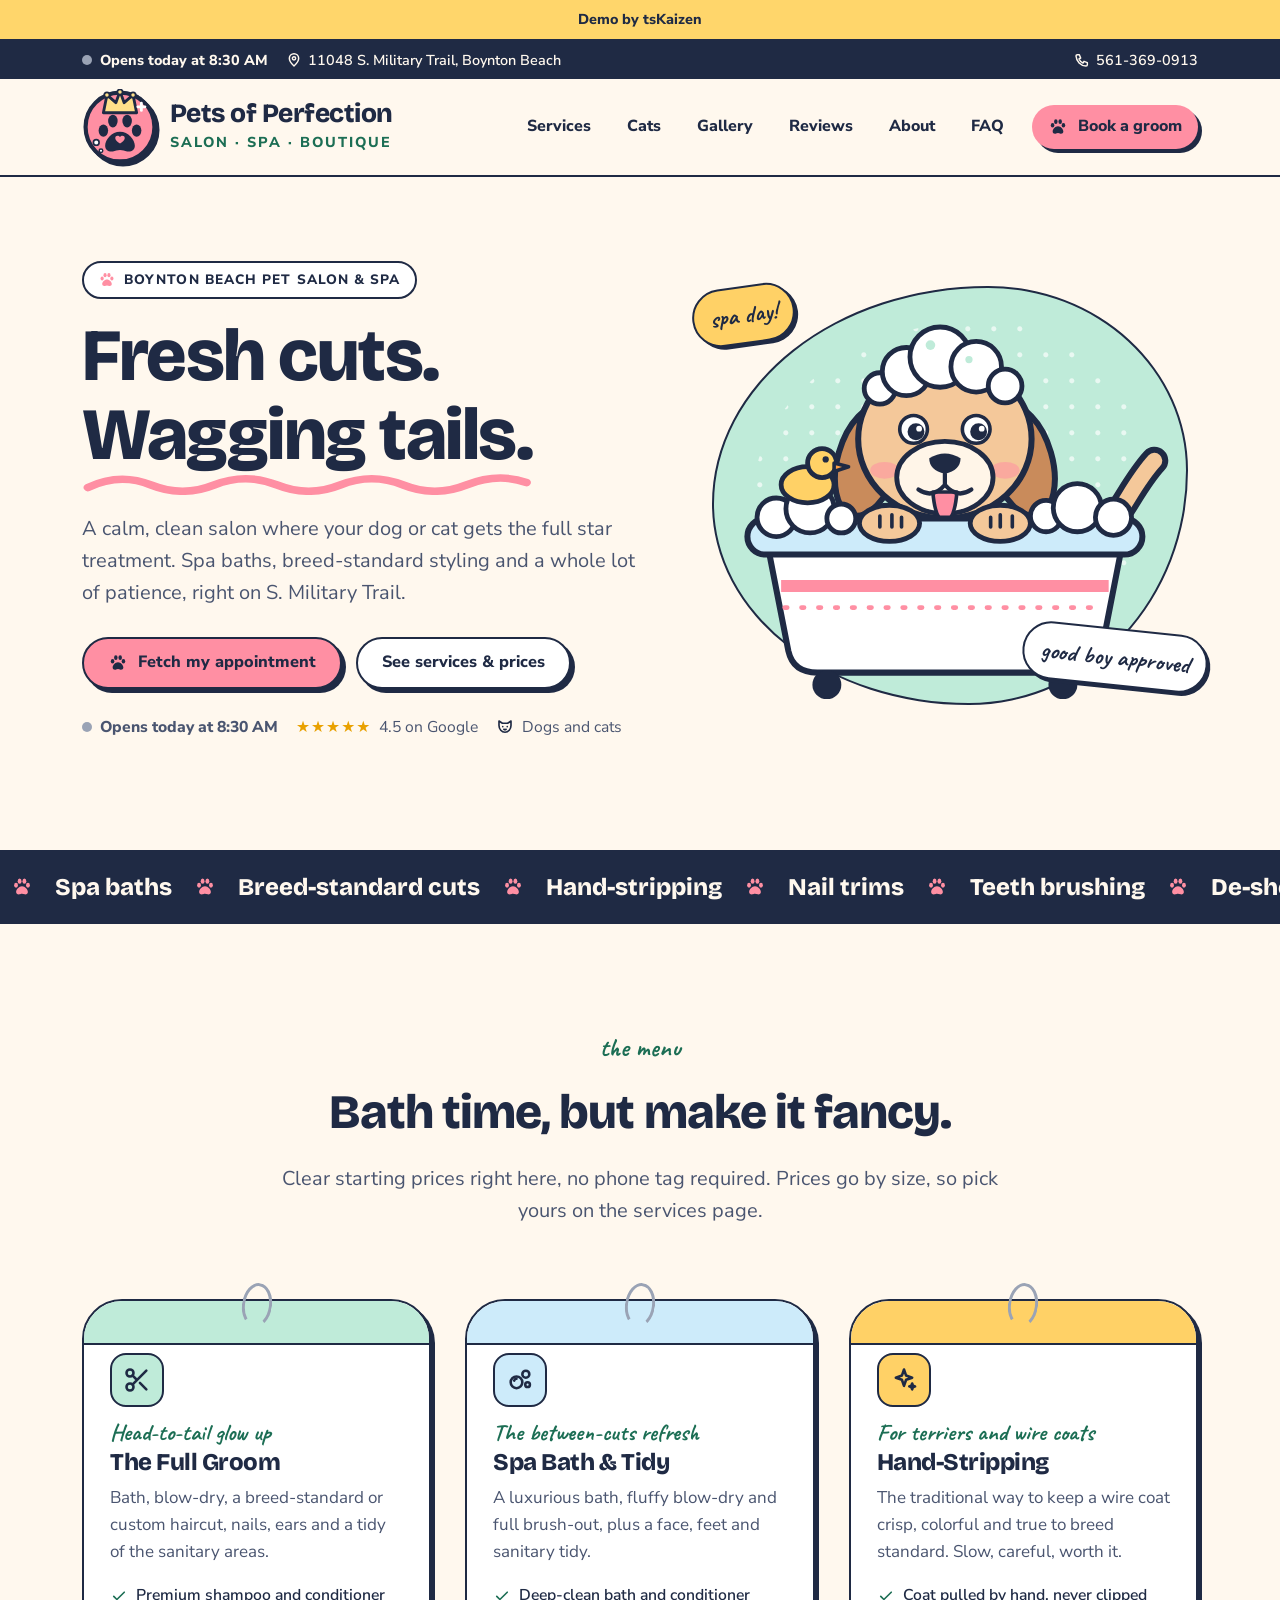
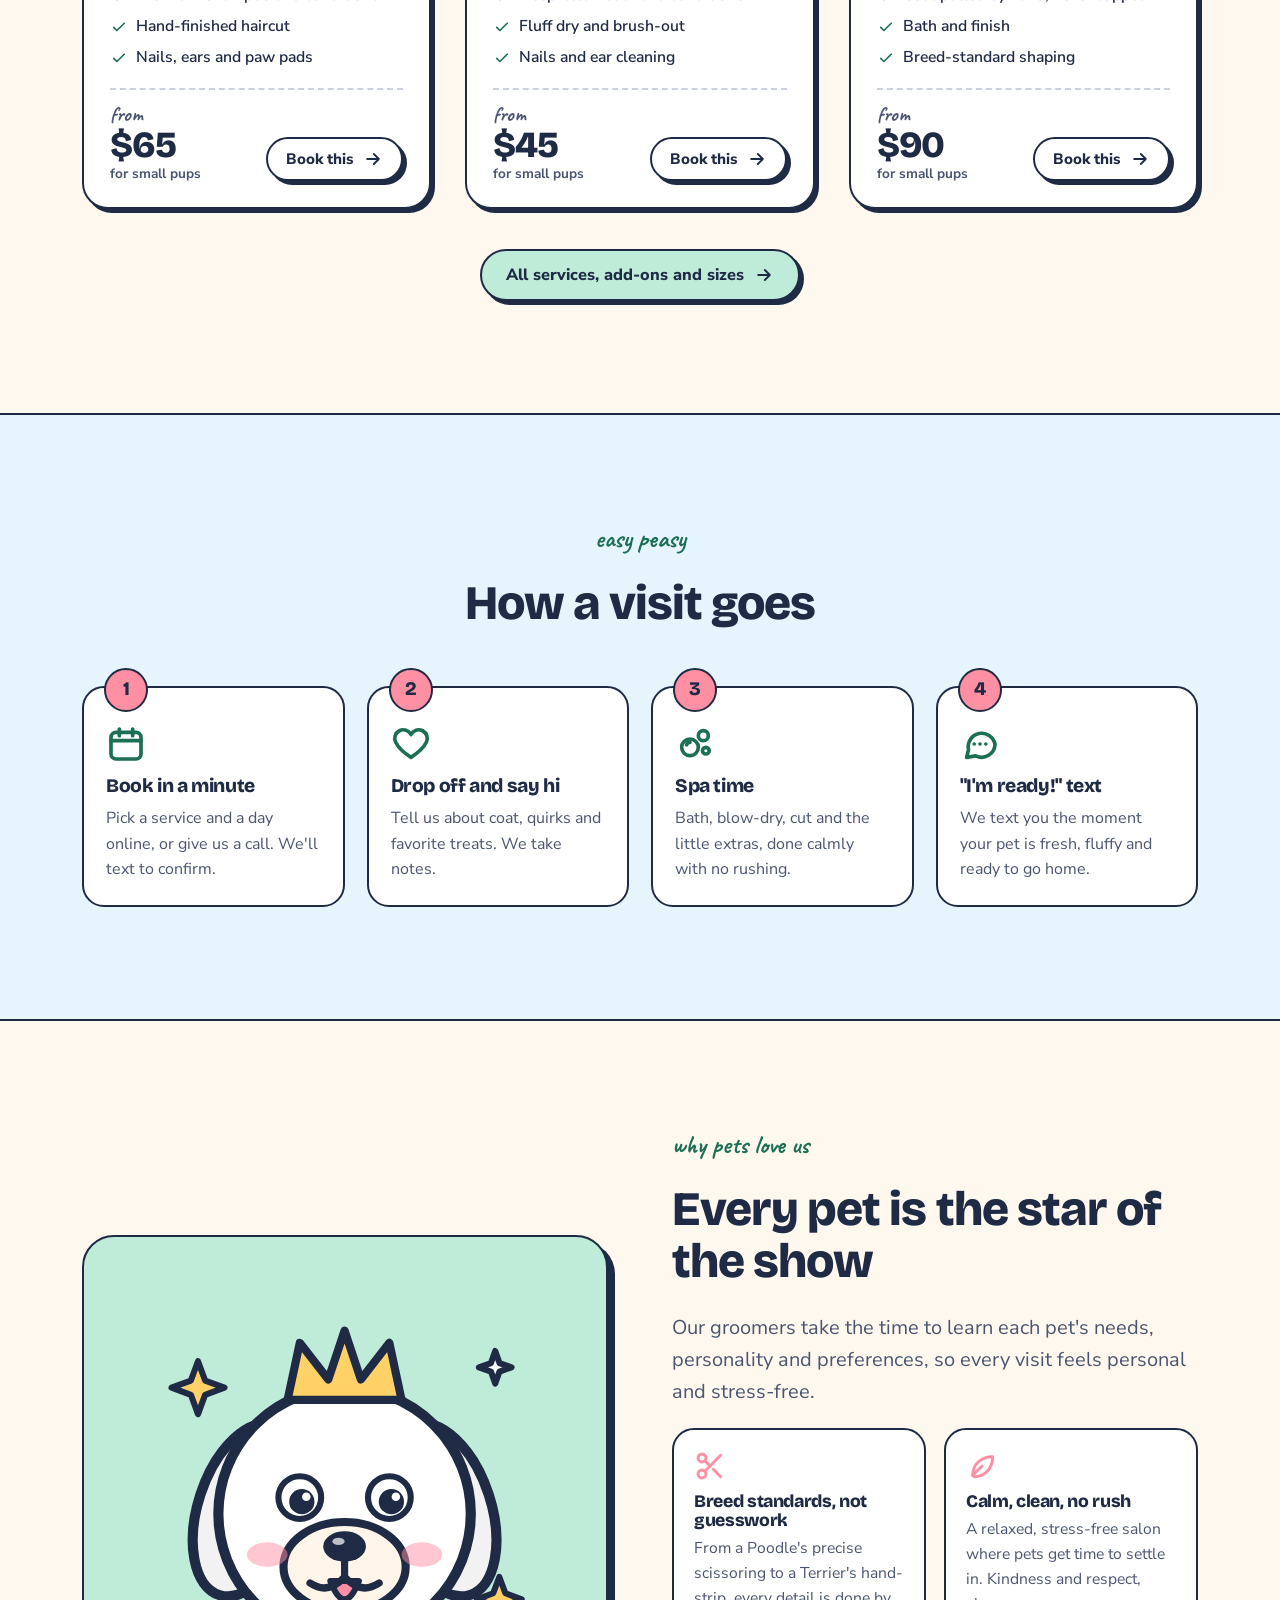
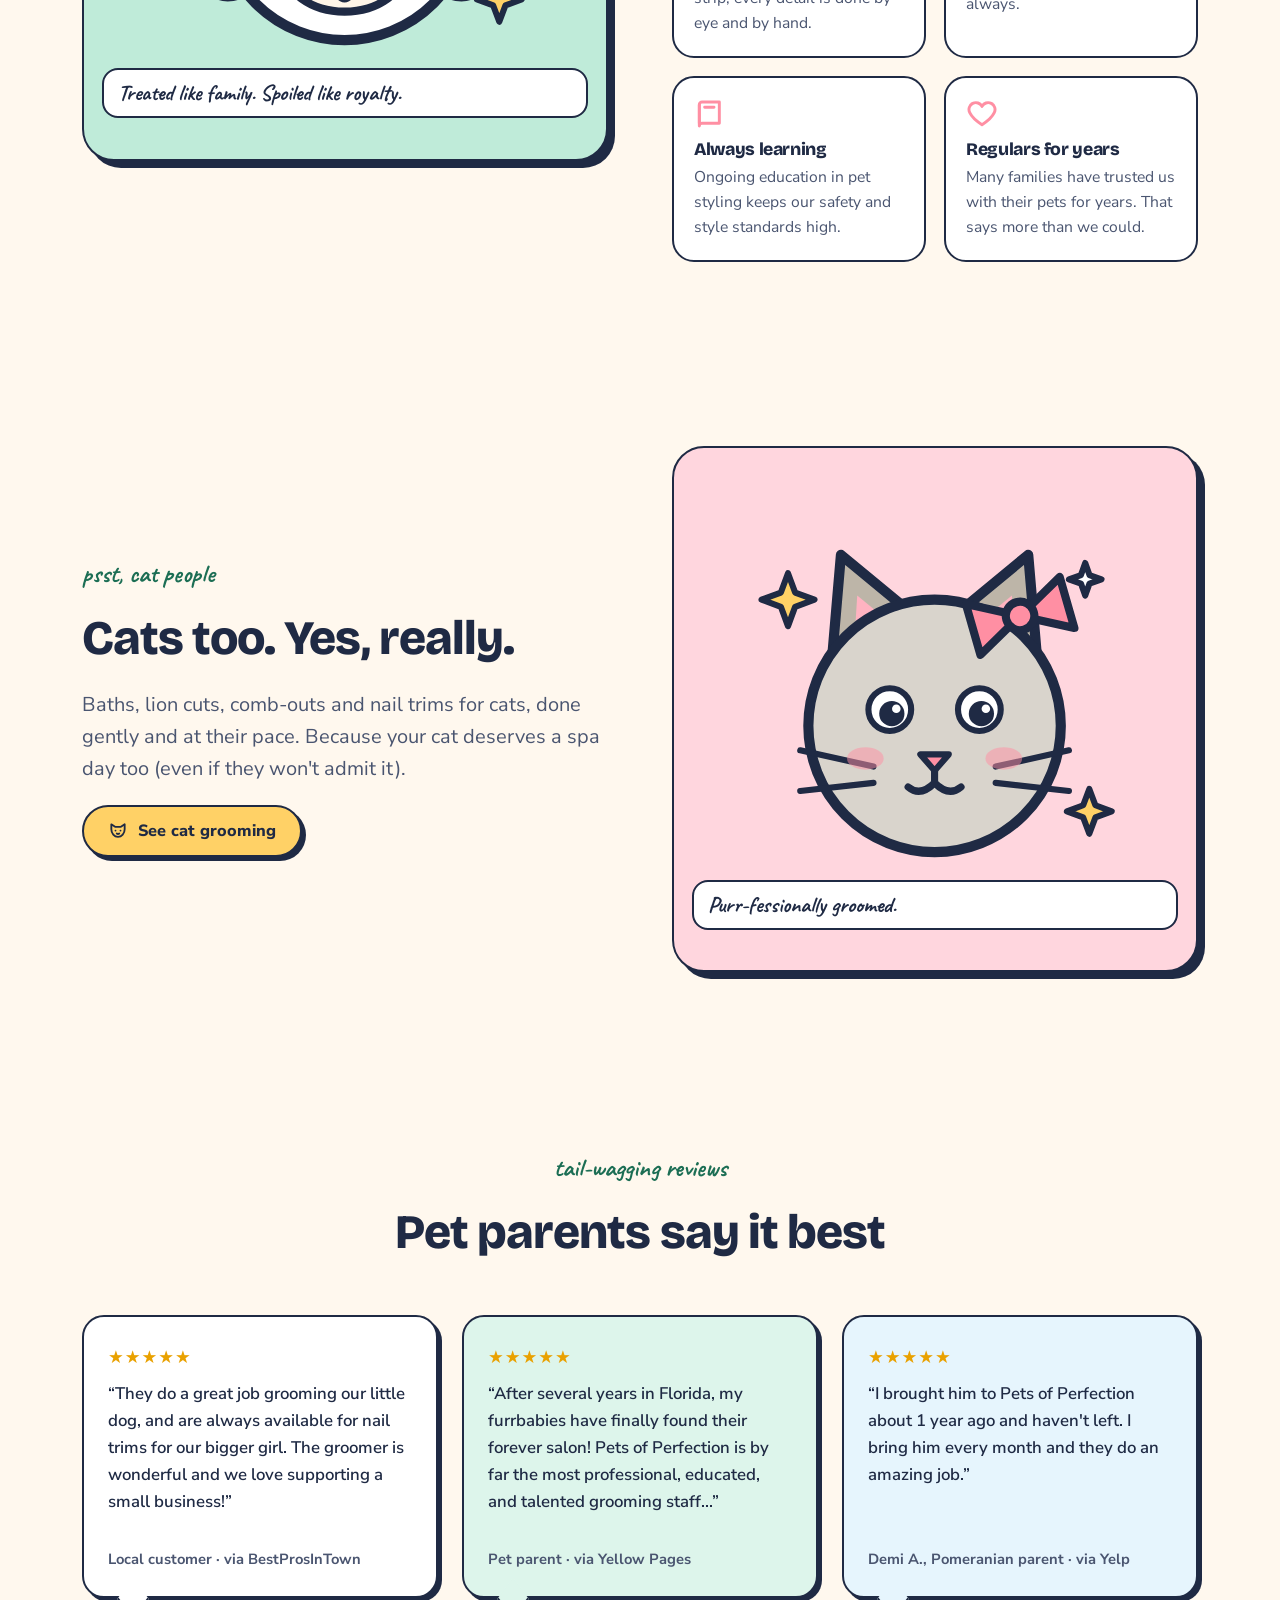
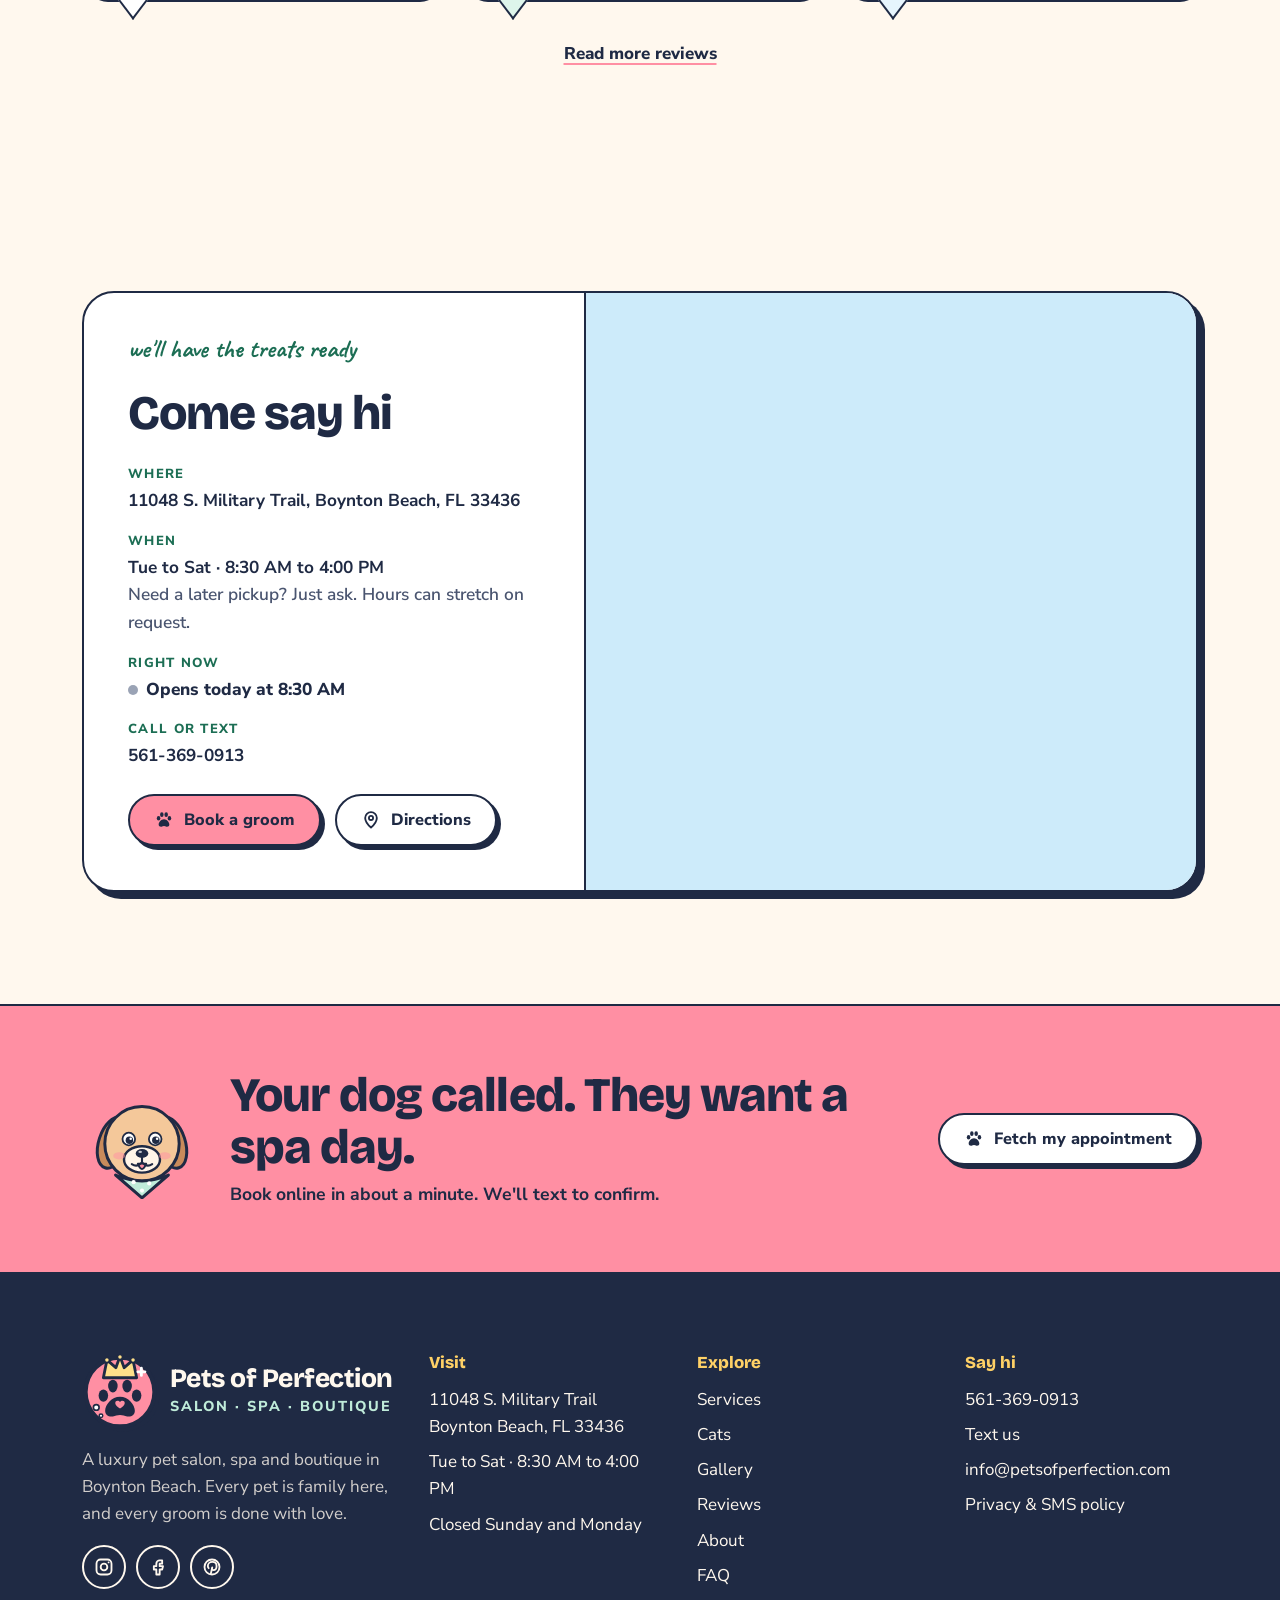
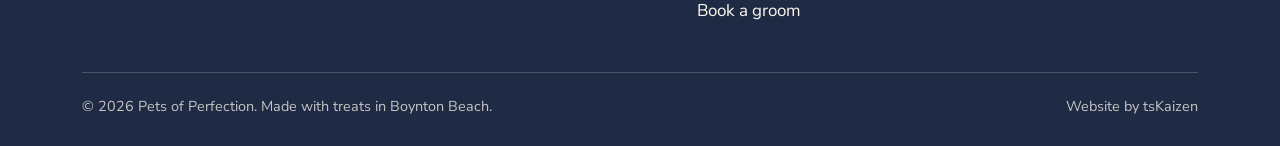
<file: index.html>
<!doctype html>
<html lang="en">
<head>
<meta charset="utf-8">
<meta name="viewport" content="width=device-width, initial-scale=1">
<title>Dog & Cat Grooming in Boynton Beach, FL | Pets of Perfection</title>
<meta name="description" content="Luxury dog and cat grooming in Boynton Beach. Spa baths, breed-standard cuts, hand-stripping and nail trims. See prices and book online.">
<link rel="canonical" href="https://petsofperfection.com/">
<meta property="og:type" content="website">
<meta property="og:site_name" content="Pets of Perfection">
<meta property="og:title" content="Dog & Cat Grooming in Boynton Beach, FL | Pets of Perfection">
<meta property="og:description" content="Luxury dog and cat grooming in Boynton Beach. Spa baths, breed-standard cuts, hand-stripping and nail trims. See prices and book online.">
<meta property="og:url" content="https://petsofperfection.com/">
<meta name="theme-color" content="#FFF8EE">
<link rel="icon" href="img/favicon.svg" type="image/svg+xml">
<link rel="preconnect" href="https://fonts.googleapis.com">
<link rel="preconnect" href="https://fonts.gstatic.com" crossorigin>
<link href="https://fonts.googleapis.com/css2?family=Bricolage+Grotesque:opsz,wght@12..96,600;12..96,800&family=Caveat:wght@600;700&family=Nunito+Sans:opsz,wght@6..12,400;6..12,600;6..12,800&display=swap" rel="stylesheet">
<link rel="stylesheet" href="css/style.css">
<script>document.documentElement.classList.add("js");</script>
<script type="application/ld+json">{"@context": "https://schema.org", "@type": "LocalBusiness", "name": "Pets of Perfection", "description": "Luxury pet salon, spa and boutique for dogs and cats in Boynton Beach, Florida.", "telephone": "561-369-0913", "email": "info@petsofperfection.com", "url": "https://petsofperfection.com", "address": {"@type": "PostalAddress", "streetAddress": "11048 S. Military Trail", "addressLocality": "Boynton Beach", "addressRegion": "FL", "postalCode": "33436", "addressCountry": "US"}, "openingHoursSpecification": [{"@type": "OpeningHoursSpecification", "dayOfWeek": ["Tuesday", "Wednesday", "Thursday", "Friday", "Saturday"], "opens": "08:30", "closes": "16:00"}], "sameAs": ["https://www.instagram.com/petsofperfection/", "https://www.facebook.com/petsofperfection/", "https://www.pinterest.com/petsofperfect/"]}</script>
</head>
<body>
<a class="skip-link" href="#main">Skip to content</a>
<div class="demo-banner" role="note">Demo by tsKaizen</div>
<header class="site-header">
  <div class="topbar"><div class="wrap">
    <div class="topbar-left">
      <span class="status" data-open-status><span class="status-dot"></span><span class="status-text">Tue to Sat · 8:30 AM to 4:00 PM</span></span>
      <a class="topbar-hide-sm" href="https://www.google.com/maps/search/?api=1&query=Pets+of+Perfection+11048+S+Military+Trail+Boynton+Beach+FL+33436" target="_blank" rel="noopener"><svg viewBox="0 0 24 24" fill="none" stroke="currentColor" stroke-width="2.2" stroke-linecap="round" stroke-linejoin="round" aria-hidden="true" focusable="false"><path d="M12 21s-7-6.2-7-11.5A7 7 0 0 1 19 9.5C19 14.8 12 21 12 21z"/><circle cx="12" cy="9.5" r="2.5"/></svg>11048 S. Military Trail, Boynton Beach</a>
    </div>
    <a href="tel:+15613690913"><svg viewBox="0 0 24 24" fill="none" stroke="currentColor" stroke-width="2.2" stroke-linecap="round" stroke-linejoin="round" aria-hidden="true" focusable="false"><path d="M5 4h3l2 5-2.5 1.5a11 11 0 0 0 6 6L15 14l5 2v3a2 2 0 0 1-2 2A16 16 0 0 1 3 6a2 2 0 0 1 2-2"/></svg>561-369-0913</a>
  </div></div>
  <div class="wrap nav-row">
    <a class="brand" href="index.html" aria-label="Pets of Perfection home">
      <span class="brand-mark"><img src="img/logo-mark.svg" alt="" width="76" height="76"></span>
      <span><span class="brand-name">Pets of Perfection</span><span class="brand-sub">Salon · Spa · Boutique</span></span>
    </a>
    <button class="nav-toggle" type="button" aria-expanded="false" aria-controls="main-nav">
      <span class="sr-only">Menu</span><svg class="icon-open" viewBox="0 0 24 24" fill="none" stroke="currentColor" stroke-width="2.2" stroke-linecap="round" stroke-linejoin="round" aria-hidden="true" focusable="false"><path d="M4 7h16M4 12h16M4 17h16"/></svg><svg class="icon-close" viewBox="0 0 24 24" fill="none" stroke="currentColor" stroke-width="2.2" stroke-linecap="round" stroke-linejoin="round" aria-hidden="true" focusable="false"><path d="M6 6l12 12M18 6 6 18"/></svg>
    </button>
    <nav class="main-nav" id="main-nav" aria-label="Main">
      <ul><li><a href="services.html">Services</a></li><li><a href="cats.html">Cats</a></li><li><a href="gallery.html">Gallery</a></li><li><a href="reviews.html">Reviews</a></li><li><a href="about.html">About</a></li><li><a href="faq.html">FAQ</a></li><li class="nav-cta"><a class="btn btn-pink btn-small" href="book.html"><svg viewBox="0 0 24 24" fill="currentColor" aria-hidden="true" focusable="false"><ellipse cx="5.5" cy="10" rx="2.1" ry="2.7"/><ellipse cx="9.4" cy="5.6" rx="2.1" ry="2.8"/><ellipse cx="14.6" cy="5.6" rx="2.1" ry="2.8"/><ellipse cx="18.5" cy="10" rx="2.1" ry="2.7"/><path d="M12 11.2c-3.4 0-6.4 3.5-6.4 6.2 0 1.9 1.6 2.9 3.4 2.6 1.2-.2 1.9-.7 3-.7s1.8.5 3 .7c1.8.3 3.4-.7 3.4-2.6 0-2.7-3-6.2-6.4-6.2z"/></svg>Book a groom</a></li></ul>
    </nav>
  </div>
</header>
<main id="main">
<section class="hero">
  <div class="wrap hero-grid">
    <div>
      <p class="kicker"><svg viewBox="0 0 24 24" fill="currentColor" aria-hidden="true" focusable="false"><ellipse cx="5.5" cy="10" rx="2.1" ry="2.7"/><ellipse cx="9.4" cy="5.6" rx="2.1" ry="2.8"/><ellipse cx="14.6" cy="5.6" rx="2.1" ry="2.8"/><ellipse cx="18.5" cy="10" rx="2.1" ry="2.7"/><path d="M12 11.2c-3.4 0-6.4 3.5-6.4 6.2 0 1.9 1.6 2.9 3.4 2.6 1.2-.2 1.9-.7 3-.7s1.8.5 3 .7c1.8.3 3.4-.7 3.4-2.6 0-2.7-3-6.2-6.4-6.2z"/></svg>Boynton Beach pet salon &amp; spa</p>
      <h1>Fresh cuts. <span class="squiggle">Wagging tails.<svg viewBox="0 0 300 20" preserveAspectRatio="none" aria-hidden="true"><path d="M4 14 Q 25 2 46 12 T 88 12 T 130 12 T 172 12 T 214 12 T 256 12 T 296 10" fill="none" stroke="currentColor" stroke-width="6" stroke-linecap="round"/></svg></span></h1>
      <p class="lede">A calm, clean salon where your dog or cat gets the full star treatment. Spa baths, breed-standard styling and a whole lot of patience, right on S. Military Trail.</p>
      <div class="btn-row">
        <a class="btn btn-pink" href="book.html"><svg viewBox="0 0 24 24" fill="currentColor" aria-hidden="true" focusable="false"><ellipse cx="5.5" cy="10" rx="2.1" ry="2.7"/><ellipse cx="9.4" cy="5.6" rx="2.1" ry="2.8"/><ellipse cx="14.6" cy="5.6" rx="2.1" ry="2.8"/><ellipse cx="18.5" cy="10" rx="2.1" ry="2.7"/><path d="M12 11.2c-3.4 0-6.4 3.5-6.4 6.2 0 1.9 1.6 2.9 3.4 2.6 1.2-.2 1.9-.7 3-.7s1.8.5 3 .7c1.8.3 3.4-.7 3.4-2.6 0-2.7-3-6.2-6.4-6.2z"/></svg>Fetch my appointment</a>
        <a class="btn" href="services.html">See services &amp; prices</a>
      </div>
      <div class="hero-meta">
        <span class="status" data-open-status><span class="status-dot"></span><span class="status-text">Tue to Sat · 8:30 AM to 4:00 PM</span></span>
        <span><span class="stars" aria-hidden="true">&#9733;&#9733;&#9733;&#9733;&#9733;</span> 4.5 on Google</span>
        <span><svg viewBox="0 0 24 24" fill="none" stroke="currentColor" stroke-width="2.2" stroke-linecap="round" stroke-linejoin="round" aria-hidden="true" focusable="false"><path d="M4 10V4l4.5 3h7L20 4v6c0 4.97-3.58 9-8 9s-8-4.03-8-9z"/><path d="M9 11.5h.01M15 11.5h.01M10.5 15c1 .8 2 .8 3 0"/></svg>Dogs and cats</span>
      </div>
    </div>
    <div class="hero-art">
      <div class="hero-blob" aria-hidden="true"></div>
      <span class="hero-sticker s1" aria-hidden="true">spa day!</span>
      <span class="hero-sticker s2" aria-hidden="true">good boy approved</span>
      <svg class="hero-dog" viewBox="0 0 420 380" role="img" aria-label="A happy golden pup in a bubble bath, tail wagging">
  <g class="bubbles">
    <circle class="b b1" cx="78" cy="196" r="11"/><circle class="b b2" cx="126" cy="186" r="7"/>
    <circle class="b b3" cx="300" cy="190" r="12"/><circle class="b b4" cx="350" cy="196" r="8"/>
    <circle class="b b5" cx="196" cy="200" r="6"/><circle class="b b6" cx="250" cy="194" r="9"/>
    <circle class="b b7" cx="60" cy="210" r="6"/><circle class="b b8" cx="330" cy="206" r="10"/>
  </g>
  <g class="tail">
    <path d="M318 236 C 352 222, 360 186, 384 160" fill="none" stroke="#1F2A44" stroke-width="23" stroke-linecap="round"/>
    <path d="M318 236 C 352 222, 360 186, 384 160" fill="none" stroke="#F4C89A" stroke-width="13" stroke-linecap="round"/>
  </g>
  <g class="dog">
    <ellipse cx="146" cy="160" rx="25" ry="47" transform="rotate(16 146 160)" fill="#C98B5B" stroke="#1F2A44" stroke-width="5"/>
    <ellipse cx="274" cy="160" rx="25" ry="47" transform="rotate(-16 274 160)" fill="#C98B5B" stroke="#1F2A44" stroke-width="5"/>
    <ellipse cx="210" cy="142" rx="72" ry="66" fill="#F4C89A" stroke="#1F2A44" stroke-width="5"/>
    <ellipse cx="160" cy="168" rx="12" ry="7" fill="#FF8FA3" opacity=".55"/>
    <ellipse cx="260" cy="168" rx="12" ry="7" fill="#FF8FA3" opacity=".55"/>
    <ellipse cx="210" cy="174" rx="40" ry="30" fill="#FFF5E8" stroke="#1F2A44" stroke-width="4"/>
    <g class="eyes">
      <circle cx="184" cy="134" r="11.5" fill="#fff" stroke="#1F2A44" stroke-width="3"/>
      <circle cx="236" cy="134" r="11.5" fill="#fff" stroke="#1F2A44" stroke-width="3"/>
      <circle cx="186" cy="136" r="7" fill="#1F2A44"/><circle cx="238" cy="136" r="7" fill="#1F2A44"/>
      <circle cx="188.6" cy="133.4" r="2.4" fill="#fff"/><circle cx="240.6" cy="133.4" r="2.4" fill="#fff"/>
    </g>
    <path d="M200 186 Q202 210 210 210 Q218 210 220 186 Z" fill="#FF8FA3" stroke="#1F2A44" stroke-width="3" stroke-linejoin="round"/>
    <path d="M197 158 Q210 150 223 158 Q223 168 210 171 Q197 168 197 158Z" fill="#1F2A44"/>
    <path d="M210 171 V180 M210 180 Q200 192 188 184 M210 180 Q220 192 232 184" fill="none" stroke="#1F2A44" stroke-width="3.5" stroke-linecap="round"/>
    <g fill="#fff" stroke="#1F2A44" stroke-width="4">
      <circle cx="156" cy="100" r="13"/><circle cx="178" cy="86" r="20"/><circle cx="206" cy="74" r="25"/>
      <circle cx="236" cy="82" r="21"/><circle cx="260" cy="98" r="14"/>
    </g>
    <circle cx="198" cy="64" r="4" fill="#BFEBD9"/><circle cx="230" cy="76" r="3" fill="#BFEBD9"/>
  </g>
  <path d="M62 226 H358 L340 318 Q336 336 316 336 H104 Q84 336 80 318 Z" fill="#fff" stroke="#1F2A44" stroke-width="5" stroke-linejoin="round"/>
  <path d="M74 264 H346" stroke="#FF8FA3" stroke-width="10"/>
  <path d="M77 282 H343" stroke="#FF8FA3" stroke-width="4" stroke-dasharray="2 12" stroke-linecap="round"/>
  <circle cx="112" cy="346" r="12" fill="#1F2A44"/><circle cx="308" cy="346" r="12" fill="#1F2A44"/>
  <rect x="46" y="208" width="328" height="30" rx="15" fill="#CDEBFA" stroke="#1F2A44" stroke-width="5"/>
  <g fill="#fff" stroke="#1F2A44" stroke-width="4">
    <circle cx="70" cy="207" r="16"/><circle cx="98" cy="200" r="20"/><circle cx="124" cy="208" r="12"/>
    <circle cx="294" cy="206" r="13"/><circle cx="320" cy="199" r="20"/><circle cx="350" cy="207" r="15"/>
  </g>
  <g fill="#F4C89A" stroke="#1F2A44" stroke-width="4">
    <ellipse cx="164" cy="212" rx="25" ry="15"/><ellipse cx="256" cy="212" rx="25" ry="15"/>
  </g>
  <path d="M156 206v9M166 205v10M174 207v8M248 207v8M256 205v10M266 206v9" stroke="#1F2A44" stroke-width="3" stroke-linecap="round"/>
  <g class="duck">
    <ellipse cx="96" cy="180" rx="22" ry="15" fill="#FFD166" stroke="#1F2A44" stroke-width="4"/>
    <circle cx="108" cy="162" r="12" fill="#FFD166" stroke="#1F2A44" stroke-width="4"/>
    <path d="M118 162 l12 3 -12 4z" fill="#FF9F43" stroke="#1F2A44" stroke-width="3" stroke-linejoin="round"/>
    <circle cx="111" cy="159" r="2.6" fill="#1F2A44"/>
  </g>
</svg>
    </div>
  </div>
  <div class="paw-trail" aria-hidden="true"><svg viewBox="0 0 24 24" fill="currentColor" aria-hidden="true" focusable="false"><ellipse cx="5.5" cy="10" rx="2.1" ry="2.7"/><ellipse cx="9.4" cy="5.6" rx="2.1" ry="2.8"/><ellipse cx="14.6" cy="5.6" rx="2.1" ry="2.8"/><ellipse cx="18.5" cy="10" rx="2.1" ry="2.7"/><path d="M12 11.2c-3.4 0-6.4 3.5-6.4 6.2 0 1.9 1.6 2.9 3.4 2.6 1.2-.2 1.9-.7 3-.7s1.8.5 3 .7c1.8.3 3.4-.7 3.4-2.6 0-2.7-3-6.2-6.4-6.2z"/></svg><svg viewBox="0 0 24 24" fill="currentColor" aria-hidden="true" focusable="false"><ellipse cx="5.5" cy="10" rx="2.1" ry="2.7"/><ellipse cx="9.4" cy="5.6" rx="2.1" ry="2.8"/><ellipse cx="14.6" cy="5.6" rx="2.1" ry="2.8"/><ellipse cx="18.5" cy="10" rx="2.1" ry="2.7"/><path d="M12 11.2c-3.4 0-6.4 3.5-6.4 6.2 0 1.9 1.6 2.9 3.4 2.6 1.2-.2 1.9-.7 3-.7s1.8.5 3 .7c1.8.3 3.4-.7 3.4-2.6 0-2.7-3-6.2-6.4-6.2z"/></svg><svg viewBox="0 0 24 24" fill="currentColor" aria-hidden="true" focusable="false"><ellipse cx="5.5" cy="10" rx="2.1" ry="2.7"/><ellipse cx="9.4" cy="5.6" rx="2.1" ry="2.8"/><ellipse cx="14.6" cy="5.6" rx="2.1" ry="2.8"/><ellipse cx="18.5" cy="10" rx="2.1" ry="2.7"/><path d="M12 11.2c-3.4 0-6.4 3.5-6.4 6.2 0 1.9 1.6 2.9 3.4 2.6 1.2-.2 1.9-.7 3-.7s1.8.5 3 .7c1.8.3 3.4-.7 3.4-2.6 0-2.7-3-6.2-6.4-6.2z"/></svg><svg viewBox="0 0 24 24" fill="currentColor" aria-hidden="true" focusable="false"><ellipse cx="5.5" cy="10" rx="2.1" ry="2.7"/><ellipse cx="9.4" cy="5.6" rx="2.1" ry="2.8"/><ellipse cx="14.6" cy="5.6" rx="2.1" ry="2.8"/><ellipse cx="18.5" cy="10" rx="2.1" ry="2.7"/><path d="M12 11.2c-3.4 0-6.4 3.5-6.4 6.2 0 1.9 1.6 2.9 3.4 2.6 1.2-.2 1.9-.7 3-.7s1.8.5 3 .7c1.8.3 3.4-.7 3.4-2.6 0-2.7-3-6.2-6.4-6.2z"/></svg><svg viewBox="0 0 24 24" fill="currentColor" aria-hidden="true" focusable="false"><ellipse cx="5.5" cy="10" rx="2.1" ry="2.7"/><ellipse cx="9.4" cy="5.6" rx="2.1" ry="2.8"/><ellipse cx="14.6" cy="5.6" rx="2.1" ry="2.8"/><ellipse cx="18.5" cy="10" rx="2.1" ry="2.7"/><path d="M12 11.2c-3.4 0-6.4 3.5-6.4 6.2 0 1.9 1.6 2.9 3.4 2.6 1.2-.2 1.9-.7 3-.7s1.8.5 3 .7c1.8.3 3.4-.7 3.4-2.6 0-2.7-3-6.2-6.4-6.2z"/></svg><svg viewBox="0 0 24 24" fill="currentColor" aria-hidden="true" focusable="false"><ellipse cx="5.5" cy="10" rx="2.1" ry="2.7"/><ellipse cx="9.4" cy="5.6" rx="2.1" ry="2.8"/><ellipse cx="14.6" cy="5.6" rx="2.1" ry="2.8"/><ellipse cx="18.5" cy="10" rx="2.1" ry="2.7"/><path d="M12 11.2c-3.4 0-6.4 3.5-6.4 6.2 0 1.9 1.6 2.9 3.4 2.6 1.2-.2 1.9-.7 3-.7s1.8.5 3 .7c1.8.3 3.4-.7 3.4-2.6 0-2.7-3-6.2-6.4-6.2z"/></svg><svg viewBox="0 0 24 24" fill="currentColor" aria-hidden="true" focusable="false"><ellipse cx="5.5" cy="10" rx="2.1" ry="2.7"/><ellipse cx="9.4" cy="5.6" rx="2.1" ry="2.8"/><ellipse cx="14.6" cy="5.6" rx="2.1" ry="2.8"/><ellipse cx="18.5" cy="10" rx="2.1" ry="2.7"/><path d="M12 11.2c-3.4 0-6.4 3.5-6.4 6.2 0 1.9 1.6 2.9 3.4 2.6 1.2-.2 1.9-.7 3-.7s1.8.5 3 .7c1.8.3 3.4-.7 3.4-2.6 0-2.7-3-6.2-6.4-6.2z"/></svg><svg viewBox="0 0 24 24" fill="currentColor" aria-hidden="true" focusable="false"><ellipse cx="5.5" cy="10" rx="2.1" ry="2.7"/><ellipse cx="9.4" cy="5.6" rx="2.1" ry="2.8"/><ellipse cx="14.6" cy="5.6" rx="2.1" ry="2.8"/><ellipse cx="18.5" cy="10" rx="2.1" ry="2.7"/><path d="M12 11.2c-3.4 0-6.4 3.5-6.4 6.2 0 1.9 1.6 2.9 3.4 2.6 1.2-.2 1.9-.7 3-.7s1.8.5 3 .7c1.8.3 3.4-.7 3.4-2.6 0-2.7-3-6.2-6.4-6.2z"/></svg></div>
</section>

<div class="marquee" aria-hidden="true"><div class="marquee-track"><span><svg viewBox="0 0 24 24" fill="currentColor" aria-hidden="true" focusable="false"><ellipse cx="5.5" cy="10" rx="2.1" ry="2.7"/><ellipse cx="9.4" cy="5.6" rx="2.1" ry="2.8"/><ellipse cx="14.6" cy="5.6" rx="2.1" ry="2.8"/><ellipse cx="18.5" cy="10" rx="2.1" ry="2.7"/><path d="M12 11.2c-3.4 0-6.4 3.5-6.4 6.2 0 1.9 1.6 2.9 3.4 2.6 1.2-.2 1.9-.7 3-.7s1.8.5 3 .7c1.8.3 3.4-.7 3.4-2.6 0-2.7-3-6.2-6.4-6.2z"/></svg>Spa baths</span><span><svg viewBox="0 0 24 24" fill="currentColor" aria-hidden="true" focusable="false"><ellipse cx="5.5" cy="10" rx="2.1" ry="2.7"/><ellipse cx="9.4" cy="5.6" rx="2.1" ry="2.8"/><ellipse cx="14.6" cy="5.6" rx="2.1" ry="2.8"/><ellipse cx="18.5" cy="10" rx="2.1" ry="2.7"/><path d="M12 11.2c-3.4 0-6.4 3.5-6.4 6.2 0 1.9 1.6 2.9 3.4 2.6 1.2-.2 1.9-.7 3-.7s1.8.5 3 .7c1.8.3 3.4-.7 3.4-2.6 0-2.7-3-6.2-6.4-6.2z"/></svg>Breed-standard cuts</span><span><svg viewBox="0 0 24 24" fill="currentColor" aria-hidden="true" focusable="false"><ellipse cx="5.5" cy="10" rx="2.1" ry="2.7"/><ellipse cx="9.4" cy="5.6" rx="2.1" ry="2.8"/><ellipse cx="14.6" cy="5.6" rx="2.1" ry="2.8"/><ellipse cx="18.5" cy="10" rx="2.1" ry="2.7"/><path d="M12 11.2c-3.4 0-6.4 3.5-6.4 6.2 0 1.9 1.6 2.9 3.4 2.6 1.2-.2 1.9-.7 3-.7s1.8.5 3 .7c1.8.3 3.4-.7 3.4-2.6 0-2.7-3-6.2-6.4-6.2z"/></svg>Hand-stripping</span><span><svg viewBox="0 0 24 24" fill="currentColor" aria-hidden="true" focusable="false"><ellipse cx="5.5" cy="10" rx="2.1" ry="2.7"/><ellipse cx="9.4" cy="5.6" rx="2.1" ry="2.8"/><ellipse cx="14.6" cy="5.6" rx="2.1" ry="2.8"/><ellipse cx="18.5" cy="10" rx="2.1" ry="2.7"/><path d="M12 11.2c-3.4 0-6.4 3.5-6.4 6.2 0 1.9 1.6 2.9 3.4 2.6 1.2-.2 1.9-.7 3-.7s1.8.5 3 .7c1.8.3 3.4-.7 3.4-2.6 0-2.7-3-6.2-6.4-6.2z"/></svg>Nail trims</span><span><svg viewBox="0 0 24 24" fill="currentColor" aria-hidden="true" focusable="false"><ellipse cx="5.5" cy="10" rx="2.1" ry="2.7"/><ellipse cx="9.4" cy="5.6" rx="2.1" ry="2.8"/><ellipse cx="14.6" cy="5.6" rx="2.1" ry="2.8"/><ellipse cx="18.5" cy="10" rx="2.1" ry="2.7"/><path d="M12 11.2c-3.4 0-6.4 3.5-6.4 6.2 0 1.9 1.6 2.9 3.4 2.6 1.2-.2 1.9-.7 3-.7s1.8.5 3 .7c1.8.3 3.4-.7 3.4-2.6 0-2.7-3-6.2-6.4-6.2z"/></svg>Teeth brushing</span><span><svg viewBox="0 0 24 24" fill="currentColor" aria-hidden="true" focusable="false"><ellipse cx="5.5" cy="10" rx="2.1" ry="2.7"/><ellipse cx="9.4" cy="5.6" rx="2.1" ry="2.8"/><ellipse cx="14.6" cy="5.6" rx="2.1" ry="2.8"/><ellipse cx="18.5" cy="10" rx="2.1" ry="2.7"/><path d="M12 11.2c-3.4 0-6.4 3.5-6.4 6.2 0 1.9 1.6 2.9 3.4 2.6 1.2-.2 1.9-.7 3-.7s1.8.5 3 .7c1.8.3 3.4-.7 3.4-2.6 0-2.7-3-6.2-6.4-6.2z"/></svg>De-shedding</span><span><svg viewBox="0 0 24 24" fill="currentColor" aria-hidden="true" focusable="false"><ellipse cx="5.5" cy="10" rx="2.1" ry="2.7"/><ellipse cx="9.4" cy="5.6" rx="2.1" ry="2.8"/><ellipse cx="14.6" cy="5.6" rx="2.1" ry="2.8"/><ellipse cx="18.5" cy="10" rx="2.1" ry="2.7"/><path d="M12 11.2c-3.4 0-6.4 3.5-6.4 6.2 0 1.9 1.6 2.9 3.4 2.6 1.2-.2 1.9-.7 3-.7s1.8.5 3 .7c1.8.3 3.4-.7 3.4-2.6 0-2.7-3-6.2-6.4-6.2z"/></svg>Cats welcome</span><span><svg viewBox="0 0 24 24" fill="currentColor" aria-hidden="true" focusable="false"><ellipse cx="5.5" cy="10" rx="2.1" ry="2.7"/><ellipse cx="9.4" cy="5.6" rx="2.1" ry="2.8"/><ellipse cx="14.6" cy="5.6" rx="2.1" ry="2.8"/><ellipse cx="18.5" cy="10" rx="2.1" ry="2.7"/><path d="M12 11.2c-3.4 0-6.4 3.5-6.4 6.2 0 1.9 1.6 2.9 3.4 2.6 1.2-.2 1.9-.7 3-.7s1.8.5 3 .7c1.8.3 3.4-.7 3.4-2.6 0-2.7-3-6.2-6.4-6.2z"/></svg>Puppy first grooms</span><span><svg viewBox="0 0 24 24" fill="currentColor" aria-hidden="true" focusable="false"><ellipse cx="5.5" cy="10" rx="2.1" ry="2.7"/><ellipse cx="9.4" cy="5.6" rx="2.1" ry="2.8"/><ellipse cx="14.6" cy="5.6" rx="2.1" ry="2.8"/><ellipse cx="18.5" cy="10" rx="2.1" ry="2.7"/><path d="M12 11.2c-3.4 0-6.4 3.5-6.4 6.2 0 1.9 1.6 2.9 3.4 2.6 1.2-.2 1.9-.7 3-.7s1.8.5 3 .7c1.8.3 3.4-.7 3.4-2.6 0-2.7-3-6.2-6.4-6.2z"/></svg>Spa baths</span><span><svg viewBox="0 0 24 24" fill="currentColor" aria-hidden="true" focusable="false"><ellipse cx="5.5" cy="10" rx="2.1" ry="2.7"/><ellipse cx="9.4" cy="5.6" rx="2.1" ry="2.8"/><ellipse cx="14.6" cy="5.6" rx="2.1" ry="2.8"/><ellipse cx="18.5" cy="10" rx="2.1" ry="2.7"/><path d="M12 11.2c-3.4 0-6.4 3.5-6.4 6.2 0 1.9 1.6 2.9 3.4 2.6 1.2-.2 1.9-.7 3-.7s1.8.5 3 .7c1.8.3 3.4-.7 3.4-2.6 0-2.7-3-6.2-6.4-6.2z"/></svg>Breed-standard cuts</span><span><svg viewBox="0 0 24 24" fill="currentColor" aria-hidden="true" focusable="false"><ellipse cx="5.5" cy="10" rx="2.1" ry="2.7"/><ellipse cx="9.4" cy="5.6" rx="2.1" ry="2.8"/><ellipse cx="14.6" cy="5.6" rx="2.1" ry="2.8"/><ellipse cx="18.5" cy="10" rx="2.1" ry="2.7"/><path d="M12 11.2c-3.4 0-6.4 3.5-6.4 6.2 0 1.9 1.6 2.9 3.4 2.6 1.2-.2 1.9-.7 3-.7s1.8.5 3 .7c1.8.3 3.4-.7 3.4-2.6 0-2.7-3-6.2-6.4-6.2z"/></svg>Hand-stripping</span><span><svg viewBox="0 0 24 24" fill="currentColor" aria-hidden="true" focusable="false"><ellipse cx="5.5" cy="10" rx="2.1" ry="2.7"/><ellipse cx="9.4" cy="5.6" rx="2.1" ry="2.8"/><ellipse cx="14.6" cy="5.6" rx="2.1" ry="2.8"/><ellipse cx="18.5" cy="10" rx="2.1" ry="2.7"/><path d="M12 11.2c-3.4 0-6.4 3.5-6.4 6.2 0 1.9 1.6 2.9 3.4 2.6 1.2-.2 1.9-.7 3-.7s1.8.5 3 .7c1.8.3 3.4-.7 3.4-2.6 0-2.7-3-6.2-6.4-6.2z"/></svg>Nail trims</span><span><svg viewBox="0 0 24 24" fill="currentColor" aria-hidden="true" focusable="false"><ellipse cx="5.5" cy="10" rx="2.1" ry="2.7"/><ellipse cx="9.4" cy="5.6" rx="2.1" ry="2.8"/><ellipse cx="14.6" cy="5.6" rx="2.1" ry="2.8"/><ellipse cx="18.5" cy="10" rx="2.1" ry="2.7"/><path d="M12 11.2c-3.4 0-6.4 3.5-6.4 6.2 0 1.9 1.6 2.9 3.4 2.6 1.2-.2 1.9-.7 3-.7s1.8.5 3 .7c1.8.3 3.4-.7 3.4-2.6 0-2.7-3-6.2-6.4-6.2z"/></svg>Teeth brushing</span><span><svg viewBox="0 0 24 24" fill="currentColor" aria-hidden="true" focusable="false"><ellipse cx="5.5" cy="10" rx="2.1" ry="2.7"/><ellipse cx="9.4" cy="5.6" rx="2.1" ry="2.8"/><ellipse cx="14.6" cy="5.6" rx="2.1" ry="2.8"/><ellipse cx="18.5" cy="10" rx="2.1" ry="2.7"/><path d="M12 11.2c-3.4 0-6.4 3.5-6.4 6.2 0 1.9 1.6 2.9 3.4 2.6 1.2-.2 1.9-.7 3-.7s1.8.5 3 .7c1.8.3 3.4-.7 3.4-2.6 0-2.7-3-6.2-6.4-6.2z"/></svg>De-shedding</span><span><svg viewBox="0 0 24 24" fill="currentColor" aria-hidden="true" focusable="false"><ellipse cx="5.5" cy="10" rx="2.1" ry="2.7"/><ellipse cx="9.4" cy="5.6" rx="2.1" ry="2.8"/><ellipse cx="14.6" cy="5.6" rx="2.1" ry="2.8"/><ellipse cx="18.5" cy="10" rx="2.1" ry="2.7"/><path d="M12 11.2c-3.4 0-6.4 3.5-6.4 6.2 0 1.9 1.6 2.9 3.4 2.6 1.2-.2 1.9-.7 3-.7s1.8.5 3 .7c1.8.3 3.4-.7 3.4-2.6 0-2.7-3-6.2-6.4-6.2z"/></svg>Cats welcome</span><span><svg viewBox="0 0 24 24" fill="currentColor" aria-hidden="true" focusable="false"><ellipse cx="5.5" cy="10" rx="2.1" ry="2.7"/><ellipse cx="9.4" cy="5.6" rx="2.1" ry="2.8"/><ellipse cx="14.6" cy="5.6" rx="2.1" ry="2.8"/><ellipse cx="18.5" cy="10" rx="2.1" ry="2.7"/><path d="M12 11.2c-3.4 0-6.4 3.5-6.4 6.2 0 1.9 1.6 2.9 3.4 2.6 1.2-.2 1.9-.7 3-.7s1.8.5 3 .7c1.8.3 3.4-.7 3.4-2.6 0-2.7-3-6.2-6.4-6.2z"/></svg>Puppy first grooms</span></div></div>

<section class="section" aria-labelledby="svc-title">
  <div class="wrap">
    <div class="section-head center">
      <p class="hand">the menu</p>
      <h2 id="svc-title">Bath time, but make it fancy.</h2>
      <p class="lede">Clear starting prices right here, no phone tag required. Prices go by size, so pick yours on the services page.</p>
    </div>
    <div class="tags"><article class="tag mint reveal d0">
  <span class="tag-band" aria-hidden="true"></span>
  <div class="tag-icon"><svg viewBox="0 0 24 24" fill="none" stroke="currentColor" stroke-width="2.2" stroke-linecap="round" stroke-linejoin="round" aria-hidden="true" focusable="false"><circle cx="6" cy="6" r="3"/><circle cx="6" cy="18" r="3"/><path d="M20 4 8.1 15.9M14.5 14.5 20 20M8.1 8.1 12 12"/></svg></div>
  <p class="nick">Head-to-tail glow up</p>
  <h3>The Full Groom</h3>
  <p>Bath, blow-dry, a breed-standard or custom haircut, nails, ears and a tidy of the sanitary areas.</p>
  <ul><li><svg viewBox="0 0 24 24" fill="none" stroke="currentColor" stroke-width="2.2" stroke-linecap="round" stroke-linejoin="round" aria-hidden="true" focusable="false"><path d="M5 12.5l4.2 4.2L19 7"/></svg>Premium shampoo and conditioner</li><li><svg viewBox="0 0 24 24" fill="none" stroke="currentColor" stroke-width="2.2" stroke-linecap="round" stroke-linejoin="round" aria-hidden="true" focusable="false"><path d="M5 12.5l4.2 4.2L19 7"/></svg>Hand-finished haircut</li><li><svg viewBox="0 0 24 24" fill="none" stroke="currentColor" stroke-width="2.2" stroke-linecap="round" stroke-linejoin="round" aria-hidden="true" focusable="false"><path d="M5 12.5l4.2 4.2L19 7"/></svg>Nails, ears and paw pads</li></ul>
  <div class="tag-foot">
    <div class="price"><small>from</small><strong data-prices data-s="65" data-m="80" data-l="95" data-xl="120">$65</strong><span class="unit">for <span data-size-label>small pups</span></span></div>
    <a class="btn btn-small" href="book.html?service=full-groom" aria-label="Book The Full Groom">Book this <svg viewBox="0 0 24 24" fill="none" stroke="currentColor" stroke-width="2.2" stroke-linecap="round" stroke-linejoin="round" aria-hidden="true" focusable="false"><path d="M5 12h14M13 6l6 6-6 6"/></svg></a>
  </div>
</article><article class="tag bubble reveal d1">
  <span class="tag-band" aria-hidden="true"></span>
  <div class="tag-icon"><svg viewBox="0 0 24 24" fill="none" stroke="currentColor" stroke-width="2.2" stroke-linecap="round" stroke-linejoin="round" aria-hidden="true" focusable="false"><circle cx="9" cy="14" r="5"/><circle cx="17" cy="7" r="3"/><circle cx="18.5" cy="16" r="2"/><path d="M7 12.5a2 2 0 0 1 2-1.5"/></svg></div>
  <p class="nick">The between-cuts refresh</p>
  <h3>Spa Bath & Tidy</h3>
  <p>A luxurious bath, fluffy blow-dry and full brush-out, plus a face, feet and sanitary tidy.</p>
  <ul><li><svg viewBox="0 0 24 24" fill="none" stroke="currentColor" stroke-width="2.2" stroke-linecap="round" stroke-linejoin="round" aria-hidden="true" focusable="false"><path d="M5 12.5l4.2 4.2L19 7"/></svg>Deep-clean bath and conditioner</li><li><svg viewBox="0 0 24 24" fill="none" stroke="currentColor" stroke-width="2.2" stroke-linecap="round" stroke-linejoin="round" aria-hidden="true" focusable="false"><path d="M5 12.5l4.2 4.2L19 7"/></svg>Fluff dry and brush-out</li><li><svg viewBox="0 0 24 24" fill="none" stroke="currentColor" stroke-width="2.2" stroke-linecap="round" stroke-linejoin="round" aria-hidden="true" focusable="false"><path d="M5 12.5l4.2 4.2L19 7"/></svg>Nails and ear cleaning</li></ul>
  <div class="tag-foot">
    <div class="price"><small>from</small><strong data-prices data-s="45" data-m="55" data-l="70" data-xl="90">$45</strong><span class="unit">for <span data-size-label>small pups</span></span></div>
    <a class="btn btn-small" href="book.html?service=spa-bath" aria-label="Book Spa Bath & Tidy">Book this <svg viewBox="0 0 24 24" fill="none" stroke="currentColor" stroke-width="2.2" stroke-linecap="round" stroke-linejoin="round" aria-hidden="true" focusable="false"><path d="M5 12h14M13 6l6 6-6 6"/></svg></a>
  </div>
</article><article class="tag sun reveal d2">
  <span class="tag-band" aria-hidden="true"></span>
  <div class="tag-icon"><svg viewBox="0 0 24 24" fill="none" stroke="currentColor" stroke-width="2.2" stroke-linecap="round" stroke-linejoin="round" aria-hidden="true" focusable="false"><path d="M12 3l1.8 5.2L19 10l-5.2 1.8L12 17l-1.8-5.2L5 10l5.2-1.8z"/><path d="M19 15l.7 1.8L21.5 17.5l-1.8.7L19 20l-.7-1.8-1.8-.7 1.8-.7z"/></svg></div>
  <p class="nick">For terriers and wire coats</p>
  <h3>Hand-Stripping</h3>
  <p>The traditional way to keep a wire coat crisp, colorful and true to breed standard. Slow, careful, worth it.</p>
  <ul><li><svg viewBox="0 0 24 24" fill="none" stroke="currentColor" stroke-width="2.2" stroke-linecap="round" stroke-linejoin="round" aria-hidden="true" focusable="false"><path d="M5 12.5l4.2 4.2L19 7"/></svg>Coat pulled by hand, never clipped</li><li><svg viewBox="0 0 24 24" fill="none" stroke="currentColor" stroke-width="2.2" stroke-linecap="round" stroke-linejoin="round" aria-hidden="true" focusable="false"><path d="M5 12.5l4.2 4.2L19 7"/></svg>Bath and finish</li><li><svg viewBox="0 0 24 24" fill="none" stroke="currentColor" stroke-width="2.2" stroke-linecap="round" stroke-linejoin="round" aria-hidden="true" focusable="false"><path d="M5 12.5l4.2 4.2L19 7"/></svg>Breed-standard shaping</li></ul>
  <div class="tag-foot">
    <div class="price"><small>from</small><strong data-prices data-s="90" data-m="110" data-l="130" data-xl="150">$90</strong><span class="unit">for <span data-size-label>small pups</span></span></div>
    <a class="btn btn-small" href="book.html?service=hand-strip" aria-label="Book Hand-Stripping">Book this <svg viewBox="0 0 24 24" fill="none" stroke="currentColor" stroke-width="2.2" stroke-linecap="round" stroke-linejoin="round" aria-hidden="true" focusable="false"><path d="M5 12h14M13 6l6 6-6 6"/></svg></a>
  </div>
</article></div>
    <div class="btn-row" style="justify-content:center;margin-top:40px">
      <a class="btn btn-mint" href="services.html">All services, add-ons and sizes <svg viewBox="0 0 24 24" fill="none" stroke="currentColor" stroke-width="2.2" stroke-linecap="round" stroke-linejoin="round" aria-hidden="true" focusable="false"><path d="M5 12h14M13 6l6 6-6 6"/></svg></a>
    </div>
  </div>
</section>

<section class="section" style="background:var(--bubble-2);border-block:var(--stroke) solid var(--line)" aria-labelledby="how-title">
  <div class="wrap">
    <div class="section-head center">
      <p class="hand">easy peasy</p>
      <h2 id="how-title">How a visit goes</h2>
    </div>
    <ol class="steps"><li class="step reveal d0"><span class="step-num">1</span><svg class="step-ico" viewBox="0 0 24 24" fill="none" stroke="currentColor" stroke-width="2.2" stroke-linecap="round" stroke-linejoin="round" aria-hidden="true" focusable="false"><rect x="3" y="5" width="18" height="16" rx="3"/><path d="M16 3v4M8 3v4M3 10h18"/></svg><h3>Book in a minute</h3><p>Pick a service and a day online, or give us a call. We'll text to confirm.</p></li><li class="step reveal d1"><span class="step-num">2</span><svg class="step-ico" viewBox="0 0 24 24" fill="none" stroke="currentColor" stroke-width="2.2" stroke-linecap="round" stroke-linejoin="round" aria-hidden="true" focusable="false"><path d="M12 20s-7-4.4-9.2-9A4.9 4.9 0 0 1 12 6.3 4.9 4.9 0 0 1 21.2 11C19 15.6 12 20 12 20z"/></svg><h3>Drop off and say hi</h3><p>Tell us about coat, quirks and favorite treats. We take notes.</p></li><li class="step reveal d2"><span class="step-num">3</span><svg class="step-ico" viewBox="0 0 24 24" fill="none" stroke="currentColor" stroke-width="2.2" stroke-linecap="round" stroke-linejoin="round" aria-hidden="true" focusable="false"><circle cx="9" cy="14" r="5"/><circle cx="17" cy="7" r="3"/><circle cx="18.5" cy="16" r="2"/><path d="M7 12.5a2 2 0 0 1 2-1.5"/></svg><h3>Spa time</h3><p>Bath, blow-dry, cut and the little extras, done calmly with no rushing.</p></li><li class="step reveal d3"><span class="step-num">4</span><svg class="step-ico" viewBox="0 0 24 24" fill="none" stroke="currentColor" stroke-width="2.2" stroke-linecap="round" stroke-linejoin="round" aria-hidden="true" focusable="false"><path d="M21 12a8 8 0 0 1-11.6 7.1L4 20l1.1-4.6A8 8 0 1 1 21 12z"/><path d="M8.5 12h.01M12 12h.01M15.5 12h.01"/></svg><h3>"I'm ready!" text</h3><p>We text you the moment your pet is fresh, fluffy and ready to go home.</p></li></ol>
  </div>
</section>

<section class="section" aria-labelledby="why-title">
  <div class="wrap split">
    <div class="reveal">
      <div class="art-card mint">
        <svg class="face-float" viewBox="0 0 200 200" role="img" aria-label="A fluffy white dog wearing a little gold crown"><ellipse cx="52" cy="106" rx="24" ry="44" transform="rotate(18 52 106)" fill="#F2F2F2" stroke="#1F2A44" stroke-width="5"/><ellipse cx="148" cy="106" rx="24" ry="44" transform="rotate(-18 148 106)" fill="#F2F2F2" stroke="#1F2A44" stroke-width="5"/><circle cx="100" cy="108" r="62" fill="#FFFFFF" stroke="#1F2A44" stroke-width="5"/><g class="pet-eyes"><circle cx="78" cy="100" r="10.5" fill="#fff" stroke="#1F2A44" stroke-width="3"/><circle cx="122" cy="100" r="10.5" fill="#fff" stroke="#1F2A44" stroke-width="3"/><circle cx="79" cy="102" r="6.2" fill="#1F2A44"/><circle cx="123" cy="102" r="6.2" fill="#1F2A44"/><circle cx="81.2" cy="99.6" r="2.1" fill="#fff"/><circle cx="125.2" cy="99.6" r="2.1" fill="#fff"/></g><ellipse cx="100" cy="134" rx="30" ry="22" fill="#FFF5E8" stroke="#1F2A44" stroke-width="4"/><ellipse cx="100" cy="124" rx="10.5" ry="7.5" fill="#1F2A44"/><ellipse cx="97" cy="121.5" rx="3" ry="1.8" fill="#fff" opacity=".7"/><path d="M93 141 q7 18 14 0 z" fill="#FF8FA3" stroke="#1F2A44" stroke-width="3" stroke-linejoin="round"/><path d="M100 131 v8 M100 139 q-8 9 -17 3 M100 139 q8 9 17 3" fill="none" stroke="#1F2A44" stroke-width="3.5" stroke-linecap="round"/><ellipse cx="62" cy="128" rx="10" ry="6" fill="#FF8FA3" opacity=".5"/><ellipse cx="138" cy="128" rx="10" ry="6" fill="#FF8FA3" opacity=".5"/><path d="M72 52 L78 24 L92 42 L100 18 L108 42 L122 24 L128 52 Z" fill="#FFD166" stroke="#1F2A44" stroke-width="4" stroke-linejoin="round"/><polygon points="28.0,33.0 31.5,42.5 41.0,46.0 31.5,49.5 28.0,59.0 24.5,49.5 15.0,46.0 24.5,42.5" fill="#FFD166" stroke="#1F2A44" stroke-width="3" stroke-linejoin="round"/><polygon points="176.0,139.0 179.0,147.0 187.0,150.0 179.0,153.0 176.0,161.0 173.0,153.0 165.0,150.0 173.0,147.0" fill="#FFD166" stroke="#1F2A44" stroke-width="3" stroke-linejoin="round"/><polygon points="174.0,28.0 176.1,33.9 182.0,36.0 176.1,38.1 174.0,44.0 171.9,38.1 166.0,36.0 171.9,33.9" fill="#fff" stroke="#1F2A44" stroke-width="3" stroke-linejoin="round"/></svg>
        <p class="note">Treated like family. Spoiled like royalty.</p>
      </div>
    </div>
    <div>
      <p class="hand">why pets love us</p>
      <h2 id="why-title">Every pet is the star of the show</h2>
      <p class="lede">Our groomers take the time to learn each pet's needs, personality and preferences, so every visit feels personal and stress-free.</p>
      <ul class="perks"><li class="perk"><svg viewBox="0 0 24 24" fill="none" stroke="currentColor" stroke-width="2.2" stroke-linecap="round" stroke-linejoin="round" aria-hidden="true" focusable="false"><circle cx="6" cy="6" r="3"/><circle cx="6" cy="18" r="3"/><path d="M20 4 8.1 15.9M14.5 14.5 20 20M8.1 8.1 12 12"/></svg><h3>Breed standards, not guesswork</h3><p>From a Poodle's precise scissoring to a Terrier's hand-strip, every detail is done by eye and by hand.</p></li><li class="perk"><svg viewBox="0 0 24 24" fill="none" stroke="currentColor" stroke-width="2.2" stroke-linecap="round" stroke-linejoin="round" aria-hidden="true" focusable="false"><path d="M5 19c0-8 6-14 15-14 0 9-6 15-14 15"/><path d="M5 19l7-7"/></svg><h3>Calm, clean, no rush</h3><p>A relaxed, stress-free salon where pets get time to settle in. Kindness and respect, always.</p></li><li class="perk"><svg viewBox="0 0 24 24" fill="none" stroke="currentColor" stroke-width="2.2" stroke-linecap="round" stroke-linejoin="round" aria-hidden="true" focusable="false"><path d="M4 5a2 2 0 0 1 2-2h13v16H6a2 2 0 0 0-2 2z"/><path d="M4 19V5M8 7h7"/></svg><h3>Always learning</h3><p>Ongoing education in pet styling keeps our safety and style standards high.</p></li><li class="perk"><svg viewBox="0 0 24 24" fill="none" stroke="currentColor" stroke-width="2.2" stroke-linecap="round" stroke-linejoin="round" aria-hidden="true" focusable="false"><path d="M12 20s-7-4.4-9.2-9A4.9 4.9 0 0 1 12 6.3 4.9 4.9 0 0 1 21.2 11C19 15.6 12 20 12 20z"/></svg><h3>Regulars for years</h3><p>Many families have trusted us with their pets for years. That says more than we could.</p></li></ul>
    </div>
  </div>
</section>

<section class="section-tight" aria-labelledby="cats-title">
  <div class="wrap split flip">
    <div class="reveal">
      <div class="art-card pink">
        <svg class="face-float" viewBox="0 0 200 200" role="img" aria-label="A cat with a pink bow, looking pleased with itself"><path d="M48 94 L54 24 L100 62 Z" fill="#BDB5A8" stroke="#1F2A44" stroke-width="5" stroke-linejoin="round"/><path d="M152 94 L146 24 L100 62 Z" fill="#BDB5A8" stroke="#1F2A44" stroke-width="5" stroke-linejoin="round"/><path d="M60 76 L62 44 L84 62Z" fill="#FFB3C1"/><path d="M140 76 L138 44 L116 62Z" fill="#FFB3C1"/><circle cx="100" cy="108" r="62" fill="#D9D4CC" stroke="#1F2A44" stroke-width="5"/><g class="pet-eyes"><circle cx="78" cy="100" r="10.5" fill="#fff" stroke="#1F2A44" stroke-width="3"/><circle cx="122" cy="100" r="10.5" fill="#fff" stroke="#1F2A44" stroke-width="3"/><circle cx="79" cy="102" r="6.2" fill="#1F2A44"/><circle cx="123" cy="102" r="6.2" fill="#1F2A44"/><circle cx="81.2" cy="99.6" r="2.1" fill="#fff"/><circle cx="125.2" cy="99.6" r="2.1" fill="#fff"/></g><path d="M93 122 h14 l-7 8z" fill="#FF8FA3" stroke="#1F2A44" stroke-width="3" stroke-linejoin="round"/><path d="M100 130 v6 M100 136 q-7 7 -13 2 M100 136 q7 7 13 2" fill="none" stroke="#1F2A44" stroke-width="3.5" stroke-linecap="round"/><g stroke="#1F2A44" stroke-width="3" stroke-linecap="round"><path d="M70 128 L34 120"/><path d="M70 136 L34 140"/><path d="M130 128 L166 120"/><path d="M130 136 L166 140"/></g><ellipse cx="66" cy="124" rx="9" ry="5.5" fill="#FF8FA3" opacity=".5"/><ellipse cx="134" cy="124" rx="9" ry="5.5" fill="#FF8FA3" opacity=".5"/><g transform="translate(142 54) rotate(-16)"><path d="M0 0 L-24 -13 L-24 13 Z" fill="#FF8FA3" stroke="#1F2A44" stroke-width="4" stroke-linejoin="round"/><path d="M0 0 L24 -13 L24 13 Z" fill="#FF8FA3" stroke="#1F2A44" stroke-width="4" stroke-linejoin="round"/><circle r="7" fill="#FF8FA3" stroke="#1F2A44" stroke-width="4"/></g><polygon points="28.0,33.0 31.5,42.5 41.0,46.0 31.5,49.5 28.0,59.0 24.5,49.5 15.0,46.0 24.5,42.5" fill="#FFD166" stroke="#1F2A44" stroke-width="3" stroke-linejoin="round"/><polygon points="176.0,139.0 179.0,147.0 187.0,150.0 179.0,153.0 176.0,161.0 173.0,153.0 165.0,150.0 173.0,147.0" fill="#FFD166" stroke="#1F2A44" stroke-width="3" stroke-linejoin="round"/><polygon points="174.0,28.0 176.1,33.9 182.0,36.0 176.1,38.1 174.0,44.0 171.9,38.1 166.0,36.0 171.9,33.9" fill="#fff" stroke="#1F2A44" stroke-width="3" stroke-linejoin="round"/></svg>
        <p class="note">Purr-fessionally groomed.</p>
      </div>
    </div>
    <div>
      <p class="hand">psst, cat people</p>
      <h2 id="cats-title">Cats too. Yes, really.</h2>
      <p class="lede">Baths, lion cuts, comb-outs and nail trims for cats, done gently and at their pace. Because your cat deserves a spa day too (even if they won't admit it).</p>
      <a class="btn btn-sun" href="cats.html"><svg viewBox="0 0 24 24" fill="none" stroke="currentColor" stroke-width="2.2" stroke-linecap="round" stroke-linejoin="round" aria-hidden="true" focusable="false"><path d="M4 10V4l4.5 3h7L20 4v6c0 4.97-3.58 9-8 9s-8-4.03-8-9z"/><path d="M9 11.5h.01M15 11.5h.01M10.5 15c1 .8 2 .8 3 0"/></svg>See cat grooming</a>
    </div>
  </div>
</section>

<section class="section" aria-labelledby="rev-title">
  <div class="wrap">
    <div class="section-head center">
      <p class="hand">tail-wagging reviews</p>
      <h2 id="rev-title">Pet parents say it best</h2>
    </div>
    <div class="quotes"><figure class="quote reveal">
  <div class="stars" aria-label="5 out of 5 stars">&#9733;&#9733;&#9733;&#9733;&#9733;</div>
  <blockquote><p>&ldquo;They do a great job grooming our little dog, and are always available for nail trims for our bigger girl. The groomer is wonderful and we love supporting a small business!&rdquo;</p></blockquote>
  <figcaption>Local customer &middot; via BestProsInTown</figcaption>
</figure><figure class="quote reveal">
  <div class="stars" aria-label="5 out of 5 stars">&#9733;&#9733;&#9733;&#9733;&#9733;</div>
  <blockquote><p>&ldquo;After several years in Florida, my furrbabies have finally found their forever salon! Pets of Perfection is by far the most professional, educated, and talented grooming staff...&rdquo;</p></blockquote>
  <figcaption>Pet parent &middot; via Yellow Pages</figcaption>
</figure><figure class="quote reveal">
  <div class="stars" aria-label="5 out of 5 stars">&#9733;&#9733;&#9733;&#9733;&#9733;</div>
  <blockquote><p>&ldquo;I brought him to Pets of Perfection about 1 year ago and haven't left. I bring him every month and they do an amazing job.&rdquo;</p></blockquote>
  <figcaption>Demi A., Pomeranian parent &middot; via Yelp</figcaption>
</figure></div>
    <div class="btn-row" style="justify-content:center;margin-top:24px"><a class="text-link" href="reviews.html">Read more reviews</a></div>
  </div>
</section>

<section class="section" aria-labelledby="visit-title">
  <div class="wrap">
    <div class="visit reveal">
      <div class="visit-info">
        <p class="hand">we'll have the treats ready</p>
        <h2 id="visit-title">Come say hi</h2>
        <dl>
          <div><dt>Where</dt><dd><a href="https://www.google.com/maps/search/?api=1&query=Pets+of+Perfection+11048+S+Military+Trail+Boynton+Beach+FL+33436" target="_blank" rel="noopener">11048 S. Military Trail, Boynton Beach, FL 33436</a></dd></div>
          <div><dt>When</dt><dd>Tue to Sat · 8:30 AM to 4:00 PM<br><span style="font-weight:600;color:var(--ink-soft)">Need a later pickup? Just ask. Hours can stretch on request.</span></dd></div>
          <div><dt>Right now</dt><dd><span class="status" data-open-status><span class="status-dot"></span><span class="status-text">Tue to Sat · 8:30 AM to 4:00 PM</span></span></dd></div>
          <div><dt>Call or text</dt><dd><a href="tel:+15613690913">561-369-0913</a></dd></div>
        </dl>
        <div class="btn-row">
          <a class="btn btn-pink" href="book.html"><svg viewBox="0 0 24 24" fill="currentColor" aria-hidden="true" focusable="false"><ellipse cx="5.5" cy="10" rx="2.1" ry="2.7"/><ellipse cx="9.4" cy="5.6" rx="2.1" ry="2.8"/><ellipse cx="14.6" cy="5.6" rx="2.1" ry="2.8"/><ellipse cx="18.5" cy="10" rx="2.1" ry="2.7"/><path d="M12 11.2c-3.4 0-6.4 3.5-6.4 6.2 0 1.9 1.6 2.9 3.4 2.6 1.2-.2 1.9-.7 3-.7s1.8.5 3 .7c1.8.3 3.4-.7 3.4-2.6 0-2.7-3-6.2-6.4-6.2z"/></svg>Book a groom</a>
          <a class="btn" href="https://www.google.com/maps/search/?api=1&query=Pets+of+Perfection+11048+S+Military+Trail+Boynton+Beach+FL+33436" target="_blank" rel="noopener"><svg viewBox="0 0 24 24" fill="none" stroke="currentColor" stroke-width="2.2" stroke-linecap="round" stroke-linejoin="round" aria-hidden="true" focusable="false"><path d="M12 21s-7-6.2-7-11.5A7 7 0 0 1 19 9.5C19 14.8 12 21 12 21z"/><circle cx="12" cy="9.5" r="2.5"/></svg>Directions</a>
        </div>
      </div>
      <div class="visit-map">
        <iframe src="https://www.google.com/maps/embed?pb=!1m18!1m12!1m3!1d3570.186749778041!2d-80.12524828421265!3d26.514117683301052!2m3!1f0!2f0!3f0!3m2!1i1024!2i768!4f13.1!3m3!1m2!1s0x88d9214032947675%3A0x7ca92e10969eb576!2sPets+of+Perfection!5e0!3m2!1sen!2sus!4v1478047633685" title="Map to Pets of Perfection on S. Military Trail" loading="lazy" referrerpolicy="no-referrer-when-downgrade"></iframe>
      </div>
    </div>
  </div>
</section>
<section class="cta-band" aria-label="Book an appointment">
  <div class="wrap cta-inner">
    <svg class="cta-face" viewBox="0 0 200 200" aria-hidden="true" focusable="false"><ellipse cx="52" cy="106" rx="24" ry="44" transform="rotate(18 52 106)" fill="#C98B5B" stroke="#1F2A44" stroke-width="5"/><ellipse cx="148" cy="106" rx="24" ry="44" transform="rotate(-18 148 106)" fill="#C98B5B" stroke="#1F2A44" stroke-width="5"/><circle cx="100" cy="108" r="62" fill="#F4C89A" stroke="#1F2A44" stroke-width="5"/><g class="pet-eyes"><circle cx="78" cy="100" r="10.5" fill="#fff" stroke="#1F2A44" stroke-width="3"/><circle cx="122" cy="100" r="10.5" fill="#fff" stroke="#1F2A44" stroke-width="3"/><circle cx="79" cy="102" r="6.2" fill="#1F2A44"/><circle cx="123" cy="102" r="6.2" fill="#1F2A44"/><circle cx="81.2" cy="99.6" r="2.1" fill="#fff"/><circle cx="125.2" cy="99.6" r="2.1" fill="#fff"/></g><ellipse cx="100" cy="134" rx="30" ry="22" fill="#FFF5E8" stroke="#1F2A44" stroke-width="4"/><ellipse cx="100" cy="124" rx="10.5" ry="7.5" fill="#1F2A44"/><ellipse cx="97" cy="121.5" rx="3" ry="1.8" fill="#fff" opacity=".7"/><path d="M93 141 q7 18 14 0 z" fill="#FF8FA3" stroke="#1F2A44" stroke-width="3" stroke-linejoin="round"/><path d="M100 131 v8 M100 139 q-8 9 -17 3 M100 139 q8 9 17 3" fill="none" stroke="#1F2A44" stroke-width="3.5" stroke-linecap="round"/><ellipse cx="62" cy="128" rx="10" ry="6" fill="#FF8FA3" opacity=".5"/><ellipse cx="138" cy="128" rx="10" ry="6" fill="#FF8FA3" opacity=".5"/><path d="M56 160 Q100 180 144 160 L100 198 Z" fill="#BFEBD9" stroke="#1F2A44" stroke-width="5" stroke-linejoin="round"/><circle cx="86" cy="172" r="3.5" fill="#fff"/><circle cx="112" cy="174" r="3.5" fill="#fff"/><circle cx="100" cy="186" r="3.5" fill="#fff"/></svg>
    <div><h2>Your dog called. They want a spa day.</h2><p>Book online in about a minute. We'll text to confirm.</p></div>
    <div class="btn-row"><a class="btn" href="book.html"><svg viewBox="0 0 24 24" fill="currentColor" aria-hidden="true" focusable="false"><ellipse cx="5.5" cy="10" rx="2.1" ry="2.7"/><ellipse cx="9.4" cy="5.6" rx="2.1" ry="2.8"/><ellipse cx="14.6" cy="5.6" rx="2.1" ry="2.8"/><ellipse cx="18.5" cy="10" rx="2.1" ry="2.7"/><path d="M12 11.2c-3.4 0-6.4 3.5-6.4 6.2 0 1.9 1.6 2.9 3.4 2.6 1.2-.2 1.9-.7 3-.7s1.8.5 3 .7c1.8.3 3.4-.7 3.4-2.6 0-2.7-3-6.2-6.4-6.2z"/></svg>Fetch my appointment</a></div>
  </div>
</section>
</main>
<footer class="site-footer">
  <div class="wrap">
    <div class="foot-grid">
      <div>
        <a class="brand" href="index.html"><span class="brand-mark"><img src="img/logo-mark.svg" alt="" width="76" height="76"></span><span><span class="brand-name">Pets of Perfection</span><span class="brand-sub">Salon · Spa · Boutique</span></span></a>
        <p class="foot-about">A luxury pet salon, spa and boutique in Boynton Beach. Every pet is family here, and every groom is done with love.</p>
        <div class="socials">
          <a href="https://www.instagram.com/petsofperfection/" target="_blank" rel="noopener" aria-label="Instagram"><svg viewBox="0 0 24 24" fill="none" stroke="currentColor" stroke-width="2.2" stroke-linecap="round" stroke-linejoin="round" aria-hidden="true" focusable="false"><rect x="3" y="3" width="18" height="18" rx="5"/><circle cx="12" cy="12" r="4"/><path d="M17.5 6.5h.01"/></svg></a>
          <a href="https://www.facebook.com/petsofperfection/" target="_blank" rel="noopener" aria-label="Facebook"><svg viewBox="0 0 24 24" fill="none" stroke="currentColor" stroke-width="2.2" stroke-linecap="round" stroke-linejoin="round" aria-hidden="true" focusable="false"><path d="M14 8h3V4h-3a4 4 0 0 0-4 4v3H7v4h3v6h4v-6h3l1-4h-4V8.5c0-.3.2-.5.5-.5z"/></svg></a>
          <a href="https://www.pinterest.com/petsofperfect/" target="_blank" rel="noopener" aria-label="Pinterest"><svg viewBox="0 0 24 24" fill="none" stroke="currentColor" stroke-width="2.2" stroke-linecap="round" stroke-linejoin="round" aria-hidden="true" focusable="false"><circle cx="12" cy="12" r="9"/><path d="M10.6 20l1.7-7.4"/><path d="M8 13.4c-.6-.6-1-1.5-1-2.5 0-2.7 2.3-5 5.4-5 3 0 5.1 2 5.1 4.8 0 2.8-1.5 5-3.8 5-1.2 0-2-.8-1.8-2"/></svg></a>
        </div>
      </div>
      <div>
        <h4>Visit</h4>
        <ul>
          <li><a href="https://www.google.com/maps/search/?api=1&query=Pets+of+Perfection+11048+S+Military+Trail+Boynton+Beach+FL+33436" target="_blank" rel="noopener">11048 S. Military Trail<br>Boynton Beach, FL 33436</a></li>
          <li>Tue to Sat · 8:30 AM to 4:00 PM</li>
          <li>Closed Sunday and Monday</li>
        </ul>
      </div>
      <div>
        <h4>Explore</h4>
        <ul><li><a href="services.html">Services</a></li><li><a href="cats.html">Cats</a></li><li><a href="gallery.html">Gallery</a></li><li><a href="reviews.html">Reviews</a></li><li><a href="about.html">About</a></li><li><a href="faq.html">FAQ</a></li><li><a href="book.html">Book a groom</a></li></ul>
      </div>
      <div>
        <h4>Say hi</h4>
        <ul>
          <li><a href="tel:+15613690913">561-369-0913</a></li>
          <li><a href="sms:+15613690913">Text us</a></li>
          <li><a href="mailto:info@petsofperfection.com">info@petsofperfection.com</a></li>
          <li><a href="policies.html">Privacy &amp; SMS policy</a></li>
        </ul>
      </div>
    </div>
    <div class="foot-bottom">
      <span>&copy; <span data-year>2026</span> Pets of Perfection. Made with treats in Boynton Beach.</span>
      <span>Website by <a href="https://tskaizen.com" target="_blank" rel="noopener">tsKaizen</a></span>
    </div>
  </div>
</footer>
<nav class="action-bar" aria-label="Quick actions">
  <a href="tel:+15613690913"><svg viewBox="0 0 24 24" fill="none" stroke="currentColor" stroke-width="2.2" stroke-linecap="round" stroke-linejoin="round" aria-hidden="true" focusable="false"><path d="M5 4h3l2 5-2.5 1.5a11 11 0 0 0 6 6L15 14l5 2v3a2 2 0 0 1-2 2A16 16 0 0 1 3 6a2 2 0 0 1 2-2"/></svg>Call</a>
  <a href="sms:+15613690913"><svg viewBox="0 0 24 24" fill="none" stroke="currentColor" stroke-width="2.2" stroke-linecap="round" stroke-linejoin="round" aria-hidden="true" focusable="false"><path d="M21 12a8 8 0 0 1-11.6 7.1L4 20l1.1-4.6A8 8 0 1 1 21 12z"/><path d="M8.5 12h.01M12 12h.01M15.5 12h.01"/></svg>Text</a>
  <a class="go" href="book.html"><svg viewBox="0 0 24 24" fill="currentColor" aria-hidden="true" focusable="false"><ellipse cx="5.5" cy="10" rx="2.1" ry="2.7"/><ellipse cx="9.4" cy="5.6" rx="2.1" ry="2.8"/><ellipse cx="14.6" cy="5.6" rx="2.1" ry="2.8"/><ellipse cx="18.5" cy="10" rx="2.1" ry="2.7"/><path d="M12 11.2c-3.4 0-6.4 3.5-6.4 6.2 0 1.9 1.6 2.9 3.4 2.6 1.2-.2 1.9-.7 3-.7s1.8.5 3 .7c1.8.3 3.4-.7 3.4-2.6 0-2.7-3-6.2-6.4-6.2z"/></svg>Book now</a>
</nav>
<script src="js/config.js"></script>
<script src="js/main.js" defer></script>
</body>
</html>
</file>
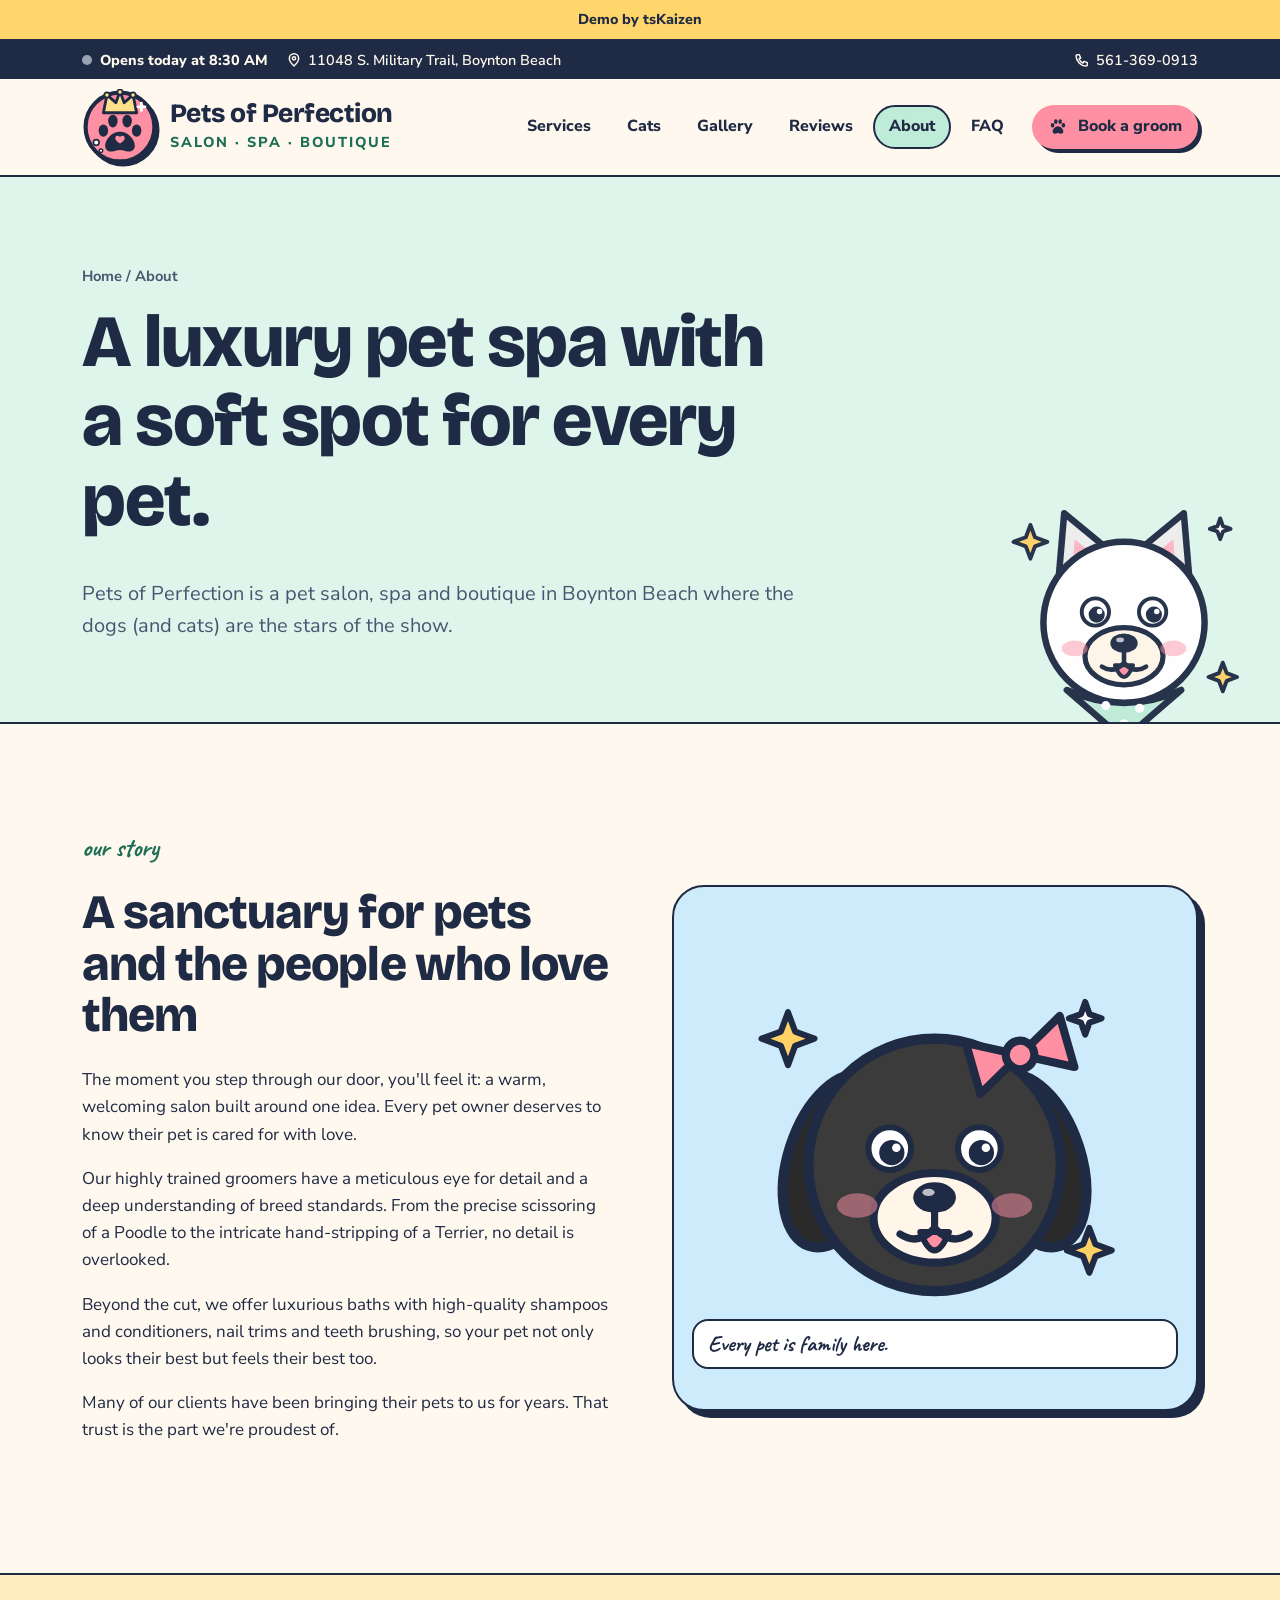
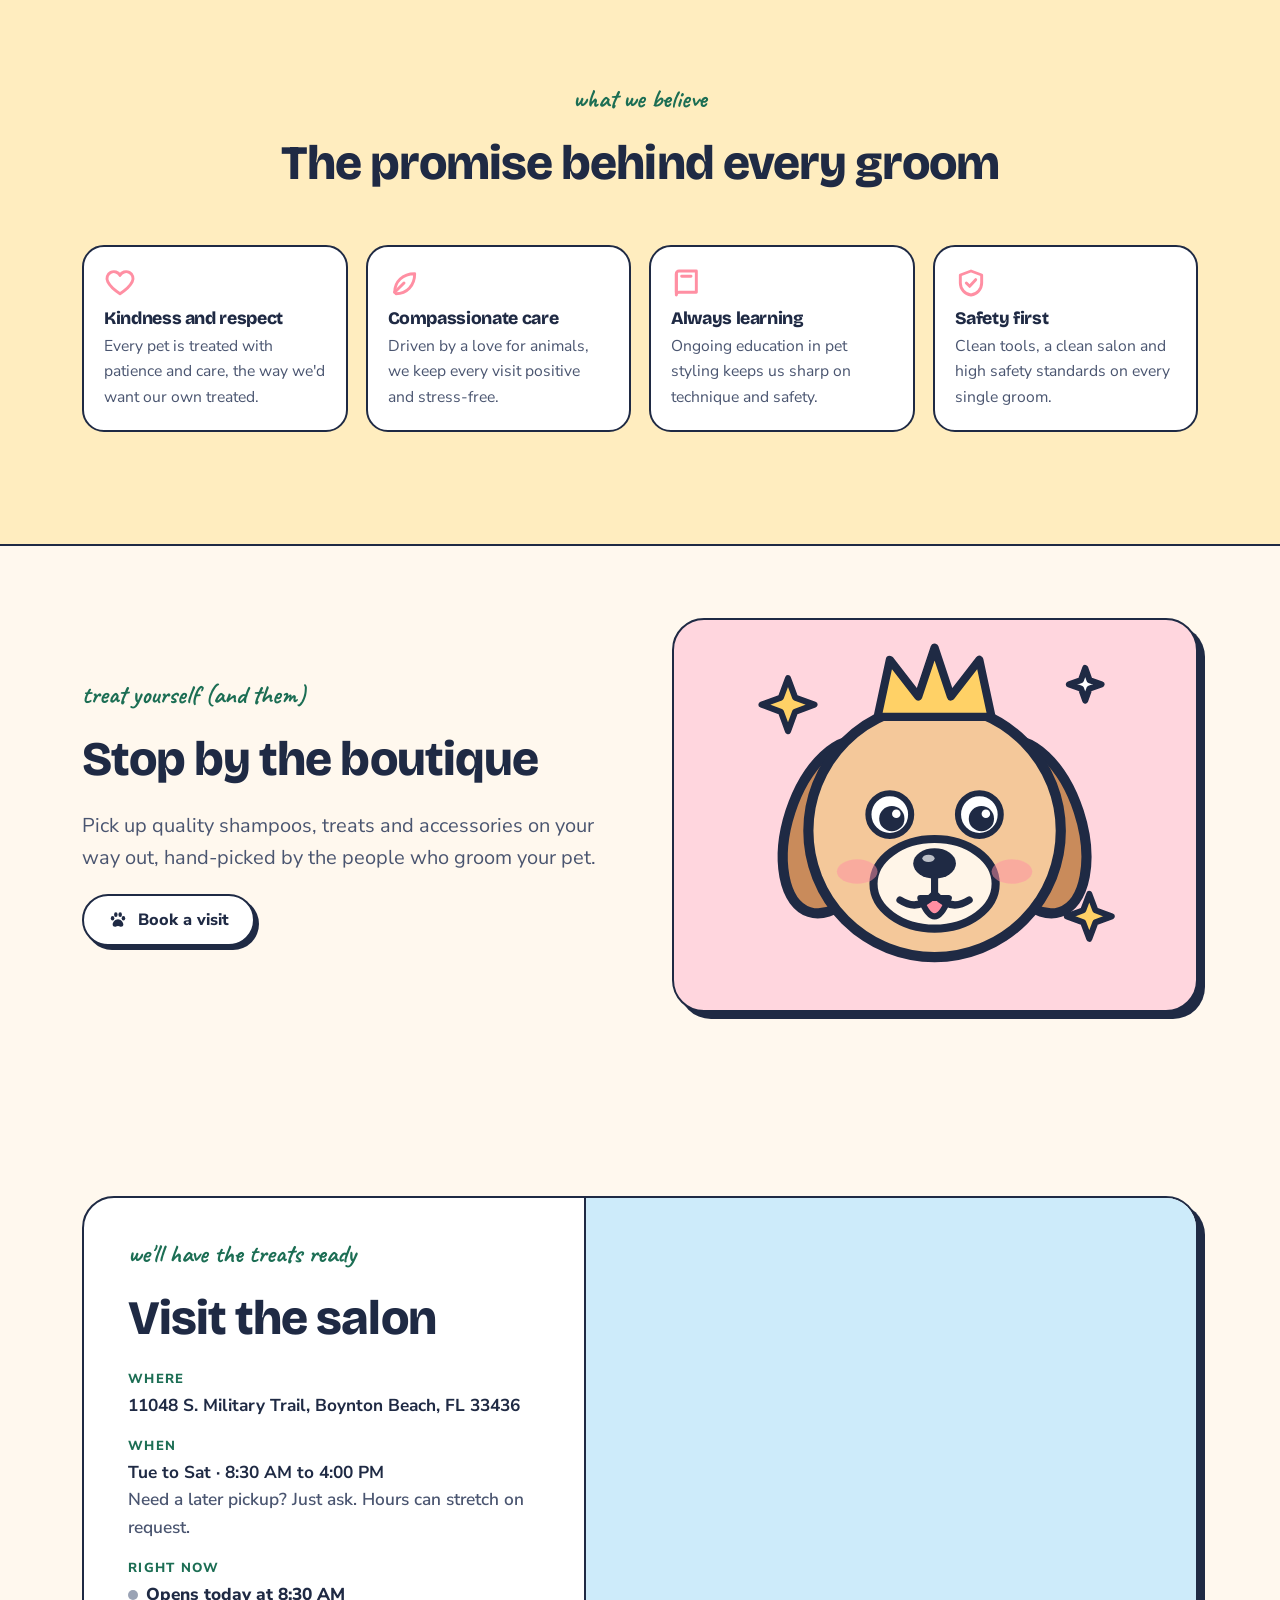
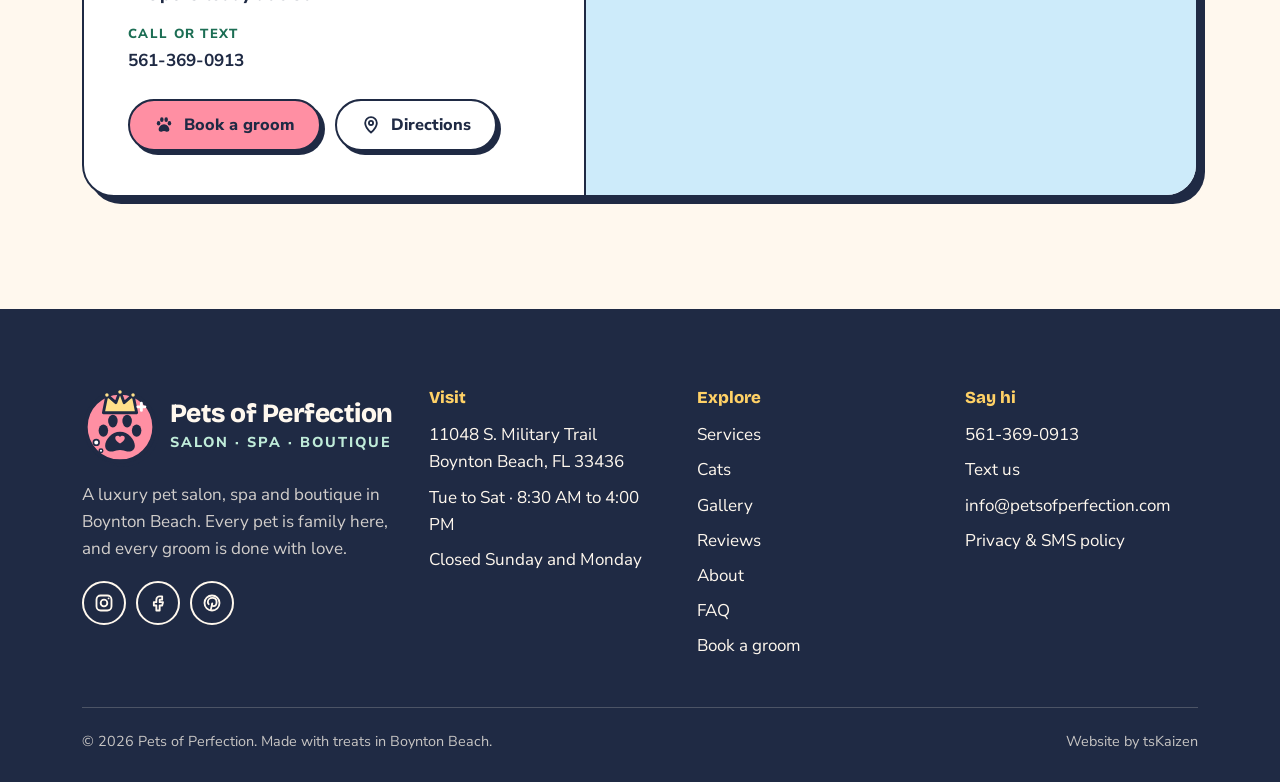
<file: about.html>
<!doctype html>
<html lang="en">
<head>
<meta charset="utf-8">
<meta name="viewport" content="width=device-width, initial-scale=1">
<title>About Pets of Perfection | Luxury Pet Spa in Boynton Beach</title>
<meta name="description" content="A luxury pet salon, spa and boutique in Boynton Beach with skilled, caring groomers and breed-standard expertise.">
<link rel="canonical" href="https://petsofperfection.com/about.html">
<meta property="og:type" content="website">
<meta property="og:site_name" content="Pets of Perfection">
<meta property="og:title" content="About Pets of Perfection | Luxury Pet Spa in Boynton Beach">
<meta property="og:description" content="A luxury pet salon, spa and boutique in Boynton Beach with skilled, caring groomers and breed-standard expertise.">
<meta property="og:url" content="https://petsofperfection.com/about.html">
<meta name="theme-color" content="#FFF8EE">
<link rel="icon" href="img/favicon.svg" type="image/svg+xml">
<link rel="preconnect" href="https://fonts.googleapis.com">
<link rel="preconnect" href="https://fonts.gstatic.com" crossorigin>
<link href="https://fonts.googleapis.com/css2?family=Bricolage+Grotesque:opsz,wght@12..96,600;12..96,800&family=Caveat:wght@600;700&family=Nunito+Sans:opsz,wght@6..12,400;6..12,600;6..12,800&display=swap" rel="stylesheet">
<link rel="stylesheet" href="css/style.css">
<script>document.documentElement.classList.add("js");</script>

</head>
<body>
<a class="skip-link" href="#main">Skip to content</a>
<div class="demo-banner" role="note">Demo by tsKaizen</div>
<header class="site-header">
  <div class="topbar"><div class="wrap">
    <div class="topbar-left">
      <span class="status" data-open-status><span class="status-dot"></span><span class="status-text">Tue to Sat · 8:30 AM to 4:00 PM</span></span>
      <a class="topbar-hide-sm" href="https://www.google.com/maps/search/?api=1&query=Pets+of+Perfection+11048+S+Military+Trail+Boynton+Beach+FL+33436" target="_blank" rel="noopener"><svg viewBox="0 0 24 24" fill="none" stroke="currentColor" stroke-width="2.2" stroke-linecap="round" stroke-linejoin="round" aria-hidden="true" focusable="false"><path d="M12 21s-7-6.2-7-11.5A7 7 0 0 1 19 9.5C19 14.8 12 21 12 21z"/><circle cx="12" cy="9.5" r="2.5"/></svg>11048 S. Military Trail, Boynton Beach</a>
    </div>
    <a href="tel:+15613690913"><svg viewBox="0 0 24 24" fill="none" stroke="currentColor" stroke-width="2.2" stroke-linecap="round" stroke-linejoin="round" aria-hidden="true" focusable="false"><path d="M5 4h3l2 5-2.5 1.5a11 11 0 0 0 6 6L15 14l5 2v3a2 2 0 0 1-2 2A16 16 0 0 1 3 6a2 2 0 0 1 2-2"/></svg>561-369-0913</a>
  </div></div>
  <div class="wrap nav-row">
    <a class="brand" href="index.html" aria-label="Pets of Perfection home">
      <span class="brand-mark"><img src="img/logo-mark.svg" alt="" width="76" height="76"></span>
      <span><span class="brand-name">Pets of Perfection</span><span class="brand-sub">Salon · Spa · Boutique</span></span>
    </a>
    <button class="nav-toggle" type="button" aria-expanded="false" aria-controls="main-nav">
      <span class="sr-only">Menu</span><svg class="icon-open" viewBox="0 0 24 24" fill="none" stroke="currentColor" stroke-width="2.2" stroke-linecap="round" stroke-linejoin="round" aria-hidden="true" focusable="false"><path d="M4 7h16M4 12h16M4 17h16"/></svg><svg class="icon-close" viewBox="0 0 24 24" fill="none" stroke="currentColor" stroke-width="2.2" stroke-linecap="round" stroke-linejoin="round" aria-hidden="true" focusable="false"><path d="M6 6l12 12M18 6 6 18"/></svg>
    </button>
    <nav class="main-nav" id="main-nav" aria-label="Main">
      <ul><li><a href="services.html">Services</a></li><li><a href="cats.html">Cats</a></li><li><a href="gallery.html">Gallery</a></li><li><a href="reviews.html">Reviews</a></li><li><a href="about.html" aria-current="page">About</a></li><li><a href="faq.html">FAQ</a></li><li class="nav-cta"><a class="btn btn-pink btn-small" href="book.html"><svg viewBox="0 0 24 24" fill="currentColor" aria-hidden="true" focusable="false"><ellipse cx="5.5" cy="10" rx="2.1" ry="2.7"/><ellipse cx="9.4" cy="5.6" rx="2.1" ry="2.8"/><ellipse cx="14.6" cy="5.6" rx="2.1" ry="2.8"/><ellipse cx="18.5" cy="10" rx="2.1" ry="2.7"/><path d="M12 11.2c-3.4 0-6.4 3.5-6.4 6.2 0 1.9 1.6 2.9 3.4 2.6 1.2-.2 1.9-.7 3-.7s1.8.5 3 .7c1.8.3 3.4-.7 3.4-2.6 0-2.7-3-6.2-6.4-6.2z"/></svg>Book a groom</a></li></ul>
    </nav>
  </div>
</header>
<main id="main">
<section class="page-hero mint">
  <div class="wrap">
    <p class="crumbs"><a href="index.html">Home</a> / About</p>
    <h1>A luxury pet spa with a soft spot for every pet.</h1>
    <p class="lede">Pets of Perfection is a pet salon, spa and boutique in Boynton Beach where the dogs (and cats) are the stars of the show.</p>
  </div>
  <div class="deco"><svg viewBox="0 0 200 200" aria-hidden="true" focusable="false"><path d="M48 94 L54 24 L100 62 Z" fill="#EDEDED" stroke="#1F2A44" stroke-width="5" stroke-linejoin="round"/><path d="M152 94 L146 24 L100 62 Z" fill="#EDEDED" stroke="#1F2A44" stroke-width="5" stroke-linejoin="round"/><path d="M60 76 L62 44 L84 62Z" fill="#FFB3C1"/><path d="M140 76 L138 44 L116 62Z" fill="#FFB3C1"/><circle cx="100" cy="108" r="62" fill="#FFFFFF" stroke="#1F2A44" stroke-width="5"/><g class="pet-eyes"><circle cx="78" cy="100" r="10.5" fill="#fff" stroke="#1F2A44" stroke-width="3"/><circle cx="122" cy="100" r="10.5" fill="#fff" stroke="#1F2A44" stroke-width="3"/><circle cx="79" cy="102" r="6.2" fill="#1F2A44"/><circle cx="123" cy="102" r="6.2" fill="#1F2A44"/><circle cx="81.2" cy="99.6" r="2.1" fill="#fff"/><circle cx="125.2" cy="99.6" r="2.1" fill="#fff"/></g><ellipse cx="100" cy="134" rx="30" ry="22" fill="#FFF5E8" stroke="#1F2A44" stroke-width="4"/><ellipse cx="100" cy="124" rx="10.5" ry="7.5" fill="#1F2A44"/><ellipse cx="97" cy="121.5" rx="3" ry="1.8" fill="#fff" opacity=".7"/><path d="M93 141 q7 18 14 0 z" fill="#FF8FA3" stroke="#1F2A44" stroke-width="3" stroke-linejoin="round"/><path d="M100 131 v8 M100 139 q-8 9 -17 3 M100 139 q8 9 17 3" fill="none" stroke="#1F2A44" stroke-width="3.5" stroke-linecap="round"/><ellipse cx="62" cy="128" rx="10" ry="6" fill="#FF8FA3" opacity=".5"/><ellipse cx="138" cy="128" rx="10" ry="6" fill="#FF8FA3" opacity=".5"/><path d="M56 160 Q100 180 144 160 L100 198 Z" fill="#BFEBD9" stroke="#1F2A44" stroke-width="5" stroke-linejoin="round"/><circle cx="86" cy="172" r="3.5" fill="#fff"/><circle cx="112" cy="174" r="3.5" fill="#fff"/><circle cx="100" cy="186" r="3.5" fill="#fff"/><polygon points="28.0,33.0 31.5,42.5 41.0,46.0 31.5,49.5 28.0,59.0 24.5,49.5 15.0,46.0 24.5,42.5" fill="#FFD166" stroke="#1F2A44" stroke-width="3" stroke-linejoin="round"/><polygon points="176.0,139.0 179.0,147.0 187.0,150.0 179.0,153.0 176.0,161.0 173.0,153.0 165.0,150.0 173.0,147.0" fill="#FFD166" stroke="#1F2A44" stroke-width="3" stroke-linejoin="round"/><polygon points="174.0,28.0 176.1,33.9 182.0,36.0 176.1,38.1 174.0,44.0 171.9,38.1 166.0,36.0 171.9,33.9" fill="#fff" stroke="#1F2A44" stroke-width="3" stroke-linejoin="round"/></svg></div>
</section>

<section class="section" aria-labelledby="story-title">
  <div class="wrap split">
    <div>
      <p class="hand">our story</p>
      <h2 id="story-title">A sanctuary for pets and the people who love them</h2>
      <p>The moment you step through our door, you'll feel it: a warm, welcoming salon built around one idea. Every pet owner deserves to know their pet is cared for with love.</p>
      <p>Our highly trained groomers have a meticulous eye for detail and a deep understanding of breed standards. From the precise scissoring of a Poodle to the intricate hand-stripping of a Terrier, no detail is overlooked.</p>
      <p>Beyond the cut, we offer luxurious baths with high-quality shampoos and conditioners, nail trims and teeth brushing, so your pet not only looks their best but feels their best too.</p>
      <p>Many of our clients have been bringing their pets to us for years. That trust is the part we're proudest of.</p>
    </div>
    <div class="reveal"><div class="art-card bubble"><svg class="face-float" viewBox="0 0 200 200" role="img" aria-label="A black dog with a pink bow"><ellipse cx="52" cy="106" rx="24" ry="44" transform="rotate(18 52 106)" fill="#2A2A2A" stroke="#1F2A44" stroke-width="5"/><ellipse cx="148" cy="106" rx="24" ry="44" transform="rotate(-18 148 106)" fill="#2A2A2A" stroke="#1F2A44" stroke-width="5"/><circle cx="100" cy="108" r="62" fill="#3B3B3B" stroke="#1F2A44" stroke-width="5"/><g class="pet-eyes"><circle cx="78" cy="100" r="10.5" fill="#fff" stroke="#1F2A44" stroke-width="3"/><circle cx="122" cy="100" r="10.5" fill="#fff" stroke="#1F2A44" stroke-width="3"/><circle cx="79" cy="102" r="6.2" fill="#1F2A44"/><circle cx="123" cy="102" r="6.2" fill="#1F2A44"/><circle cx="81.2" cy="99.6" r="2.1" fill="#fff"/><circle cx="125.2" cy="99.6" r="2.1" fill="#fff"/></g><ellipse cx="100" cy="134" rx="30" ry="22" fill="#FFF5E8" stroke="#1F2A44" stroke-width="4"/><ellipse cx="100" cy="124" rx="10.5" ry="7.5" fill="#1F2A44"/><ellipse cx="97" cy="121.5" rx="3" ry="1.8" fill="#fff" opacity=".7"/><path d="M93 141 q7 18 14 0 z" fill="#FF8FA3" stroke="#1F2A44" stroke-width="3" stroke-linejoin="round"/><path d="M100 131 v8 M100 139 q-8 9 -17 3 M100 139 q8 9 17 3" fill="none" stroke="#1F2A44" stroke-width="3.5" stroke-linecap="round"/><ellipse cx="62" cy="128" rx="10" ry="6" fill="#FF8FA3" opacity=".5"/><ellipse cx="138" cy="128" rx="10" ry="6" fill="#FF8FA3" opacity=".5"/><g transform="translate(142 54) rotate(-16)"><path d="M0 0 L-24 -13 L-24 13 Z" fill="#FF8FA3" stroke="#1F2A44" stroke-width="4" stroke-linejoin="round"/><path d="M0 0 L24 -13 L24 13 Z" fill="#FF8FA3" stroke="#1F2A44" stroke-width="4" stroke-linejoin="round"/><circle r="7" fill="#FF8FA3" stroke="#1F2A44" stroke-width="4"/></g><polygon points="28.0,33.0 31.5,42.5 41.0,46.0 31.5,49.5 28.0,59.0 24.5,49.5 15.0,46.0 24.5,42.5" fill="#FFD166" stroke="#1F2A44" stroke-width="3" stroke-linejoin="round"/><polygon points="176.0,139.0 179.0,147.0 187.0,150.0 179.0,153.0 176.0,161.0 173.0,153.0 165.0,150.0 173.0,147.0" fill="#FFD166" stroke="#1F2A44" stroke-width="3" stroke-linejoin="round"/><polygon points="174.0,28.0 176.1,33.9 182.0,36.0 176.1,38.1 174.0,44.0 171.9,38.1 166.0,36.0 171.9,33.9" fill="#fff" stroke="#1F2A44" stroke-width="3" stroke-linejoin="round"/></svg><p class="note">Every pet is family here.</p></div></div>
  </div>
</section>

<section class="section" style="background:var(--sun-2);border-block:var(--stroke) solid var(--line)" aria-labelledby="values-title">
  <div class="wrap">
    <div class="section-head center"><p class="hand">what we believe</p><h2 id="values-title">The promise behind every groom</h2></div>
    <ul class="perks" style="grid-template-columns:repeat(auto-fit,minmax(230px,1fr))"><li class="perk"><svg viewBox="0 0 24 24" fill="none" stroke="currentColor" stroke-width="2.2" stroke-linecap="round" stroke-linejoin="round" aria-hidden="true" focusable="false"><path d="M12 20s-7-4.4-9.2-9A4.9 4.9 0 0 1 12 6.3 4.9 4.9 0 0 1 21.2 11C19 15.6 12 20 12 20z"/></svg><h3>Kindness and respect</h3><p>Every pet is treated with patience and care, the way we'd want our own treated.</p></li><li class="perk"><svg viewBox="0 0 24 24" fill="none" stroke="currentColor" stroke-width="2.2" stroke-linecap="round" stroke-linejoin="round" aria-hidden="true" focusable="false"><path d="M5 19c0-8 6-14 15-14 0 9-6 15-14 15"/><path d="M5 19l7-7"/></svg><h3>Compassionate care</h3><p>Driven by a love for animals, we keep every visit positive and stress-free.</p></li><li class="perk"><svg viewBox="0 0 24 24" fill="none" stroke="currentColor" stroke-width="2.2" stroke-linecap="round" stroke-linejoin="round" aria-hidden="true" focusable="false"><path d="M4 5a2 2 0 0 1 2-2h13v16H6a2 2 0 0 0-2 2z"/><path d="M4 19V5M8 7h7"/></svg><h3>Always learning</h3><p>Ongoing education in pet styling keeps us sharp on technique and safety.</p></li><li class="perk"><svg viewBox="0 0 24 24" fill="none" stroke="currentColor" stroke-width="2.2" stroke-linecap="round" stroke-linejoin="round" aria-hidden="true" focusable="false"><path d="M12 3l8 3v6c0 4.5-3.4 8.3-8 9-4.6-.7-8-4.5-8-9V6z"/><path d="M8.5 12l2.5 2.5 4.5-5"/></svg><h3>Safety first</h3><p>Clean tools, a clean salon and high safety standards on every single groom.</p></li></ul>
  </div>
</section>

<section class="section-tight" aria-labelledby="boutique-title">
  <div class="wrap split flip">
    <div class="reveal"><div class="art-card pink" style="aspect-ratio:4/3"><svg viewBox="0 0 200 200" role="img" aria-label="A golden pup in a crown"><ellipse cx="52" cy="106" rx="24" ry="44" transform="rotate(18 52 106)" fill="#C98B5B" stroke="#1F2A44" stroke-width="5"/><ellipse cx="148" cy="106" rx="24" ry="44" transform="rotate(-18 148 106)" fill="#C98B5B" stroke="#1F2A44" stroke-width="5"/><circle cx="100" cy="108" r="62" fill="#F4C89A" stroke="#1F2A44" stroke-width="5"/><g class="pet-eyes"><circle cx="78" cy="100" r="10.5" fill="#fff" stroke="#1F2A44" stroke-width="3"/><circle cx="122" cy="100" r="10.5" fill="#fff" stroke="#1F2A44" stroke-width="3"/><circle cx="79" cy="102" r="6.2" fill="#1F2A44"/><circle cx="123" cy="102" r="6.2" fill="#1F2A44"/><circle cx="81.2" cy="99.6" r="2.1" fill="#fff"/><circle cx="125.2" cy="99.6" r="2.1" fill="#fff"/></g><ellipse cx="100" cy="134" rx="30" ry="22" fill="#FFF5E8" stroke="#1F2A44" stroke-width="4"/><ellipse cx="100" cy="124" rx="10.5" ry="7.5" fill="#1F2A44"/><ellipse cx="97" cy="121.5" rx="3" ry="1.8" fill="#fff" opacity=".7"/><path d="M93 141 q7 18 14 0 z" fill="#FF8FA3" stroke="#1F2A44" stroke-width="3" stroke-linejoin="round"/><path d="M100 131 v8 M100 139 q-8 9 -17 3 M100 139 q8 9 17 3" fill="none" stroke="#1F2A44" stroke-width="3.5" stroke-linecap="round"/><ellipse cx="62" cy="128" rx="10" ry="6" fill="#FF8FA3" opacity=".5"/><ellipse cx="138" cy="128" rx="10" ry="6" fill="#FF8FA3" opacity=".5"/><path d="M72 52 L78 24 L92 42 L100 18 L108 42 L122 24 L128 52 Z" fill="#FFD166" stroke="#1F2A44" stroke-width="4" stroke-linejoin="round"/><polygon points="28.0,33.0 31.5,42.5 41.0,46.0 31.5,49.5 28.0,59.0 24.5,49.5 15.0,46.0 24.5,42.5" fill="#FFD166" stroke="#1F2A44" stroke-width="3" stroke-linejoin="round"/><polygon points="176.0,139.0 179.0,147.0 187.0,150.0 179.0,153.0 176.0,161.0 173.0,153.0 165.0,150.0 173.0,147.0" fill="#FFD166" stroke="#1F2A44" stroke-width="3" stroke-linejoin="round"/><polygon points="174.0,28.0 176.1,33.9 182.0,36.0 176.1,38.1 174.0,44.0 171.9,38.1 166.0,36.0 171.9,33.9" fill="#fff" stroke="#1F2A44" stroke-width="3" stroke-linejoin="round"/></svg></div></div>
    <div>
      <p class="hand">treat yourself (and them)</p>
      <h2 id="boutique-title">Stop by the boutique</h2>
      <p class="lede">Pick up quality shampoos, treats and accessories on your way out, hand-picked by the people who groom your pet.</p>
      <a class="btn" href="book.html"><svg viewBox="0 0 24 24" fill="currentColor" aria-hidden="true" focusable="false"><ellipse cx="5.5" cy="10" rx="2.1" ry="2.7"/><ellipse cx="9.4" cy="5.6" rx="2.1" ry="2.8"/><ellipse cx="14.6" cy="5.6" rx="2.1" ry="2.8"/><ellipse cx="18.5" cy="10" rx="2.1" ry="2.7"/><path d="M12 11.2c-3.4 0-6.4 3.5-6.4 6.2 0 1.9 1.6 2.9 3.4 2.6 1.2-.2 1.9-.7 3-.7s1.8.5 3 .7c1.8.3 3.4-.7 3.4-2.6 0-2.7-3-6.2-6.4-6.2z"/></svg>Book a visit</a>
    </div>
  </div>
</section>

<section class="section" aria-labelledby="visit-title">
  <div class="wrap">
    <div class="visit reveal">
      <div class="visit-info">
        <p class="hand">we'll have the treats ready</p>
        <h2 id="visit-title">Visit the salon</h2>
        <dl>
          <div><dt>Where</dt><dd><a href="https://www.google.com/maps/search/?api=1&query=Pets+of+Perfection+11048+S+Military+Trail+Boynton+Beach+FL+33436" target="_blank" rel="noopener">11048 S. Military Trail, Boynton Beach, FL 33436</a></dd></div>
          <div><dt>When</dt><dd>Tue to Sat · 8:30 AM to 4:00 PM<br><span style="font-weight:600;color:var(--ink-soft)">Need a later pickup? Just ask. Hours can stretch on request.</span></dd></div>
          <div><dt>Right now</dt><dd><span class="status" data-open-status><span class="status-dot"></span><span class="status-text">Tue to Sat · 8:30 AM to 4:00 PM</span></span></dd></div>
          <div><dt>Call or text</dt><dd><a href="tel:+15613690913">561-369-0913</a></dd></div>
        </dl>
        <div class="btn-row">
          <a class="btn btn-pink" href="book.html"><svg viewBox="0 0 24 24" fill="currentColor" aria-hidden="true" focusable="false"><ellipse cx="5.5" cy="10" rx="2.1" ry="2.7"/><ellipse cx="9.4" cy="5.6" rx="2.1" ry="2.8"/><ellipse cx="14.6" cy="5.6" rx="2.1" ry="2.8"/><ellipse cx="18.5" cy="10" rx="2.1" ry="2.7"/><path d="M12 11.2c-3.4 0-6.4 3.5-6.4 6.2 0 1.9 1.6 2.9 3.4 2.6 1.2-.2 1.9-.7 3-.7s1.8.5 3 .7c1.8.3 3.4-.7 3.4-2.6 0-2.7-3-6.2-6.4-6.2z"/></svg>Book a groom</a>
          <a class="btn" href="https://www.google.com/maps/search/?api=1&query=Pets+of+Perfection+11048+S+Military+Trail+Boynton+Beach+FL+33436" target="_blank" rel="noopener"><svg viewBox="0 0 24 24" fill="none" stroke="currentColor" stroke-width="2.2" stroke-linecap="round" stroke-linejoin="round" aria-hidden="true" focusable="false"><path d="M12 21s-7-6.2-7-11.5A7 7 0 0 1 19 9.5C19 14.8 12 21 12 21z"/><circle cx="12" cy="9.5" r="2.5"/></svg>Directions</a>
        </div>
      </div>
      <div class="visit-map">
        <iframe src="https://www.google.com/maps/embed?pb=!1m18!1m12!1m3!1d3570.186749778041!2d-80.12524828421265!3d26.514117683301052!2m3!1f0!2f0!3f0!3m2!1i1024!2i768!4f13.1!3m3!1m2!1s0x88d9214032947675%3A0x7ca92e10969eb576!2sPets+of+Perfection!5e0!3m2!1sen!2sus!4v1478047633685" title="Map to Pets of Perfection on S. Military Trail" loading="lazy" referrerpolicy="no-referrer-when-downgrade"></iframe>
      </div>
    </div>
  </div>
</section>
</main>
<footer class="site-footer">
  <div class="wrap">
    <div class="foot-grid">
      <div>
        <a class="brand" href="index.html"><span class="brand-mark"><img src="img/logo-mark.svg" alt="" width="76" height="76"></span><span><span class="brand-name">Pets of Perfection</span><span class="brand-sub">Salon · Spa · Boutique</span></span></a>
        <p class="foot-about">A luxury pet salon, spa and boutique in Boynton Beach. Every pet is family here, and every groom is done with love.</p>
        <div class="socials">
          <a href="https://www.instagram.com/petsofperfection/" target="_blank" rel="noopener" aria-label="Instagram"><svg viewBox="0 0 24 24" fill="none" stroke="currentColor" stroke-width="2.2" stroke-linecap="round" stroke-linejoin="round" aria-hidden="true" focusable="false"><rect x="3" y="3" width="18" height="18" rx="5"/><circle cx="12" cy="12" r="4"/><path d="M17.5 6.5h.01"/></svg></a>
          <a href="https://www.facebook.com/petsofperfection/" target="_blank" rel="noopener" aria-label="Facebook"><svg viewBox="0 0 24 24" fill="none" stroke="currentColor" stroke-width="2.2" stroke-linecap="round" stroke-linejoin="round" aria-hidden="true" focusable="false"><path d="M14 8h3V4h-3a4 4 0 0 0-4 4v3H7v4h3v6h4v-6h3l1-4h-4V8.5c0-.3.2-.5.5-.5z"/></svg></a>
          <a href="https://www.pinterest.com/petsofperfect/" target="_blank" rel="noopener" aria-label="Pinterest"><svg viewBox="0 0 24 24" fill="none" stroke="currentColor" stroke-width="2.2" stroke-linecap="round" stroke-linejoin="round" aria-hidden="true" focusable="false"><circle cx="12" cy="12" r="9"/><path d="M10.6 20l1.7-7.4"/><path d="M8 13.4c-.6-.6-1-1.5-1-2.5 0-2.7 2.3-5 5.4-5 3 0 5.1 2 5.1 4.8 0 2.8-1.5 5-3.8 5-1.2 0-2-.8-1.8-2"/></svg></a>
        </div>
      </div>
      <div>
        <h4>Visit</h4>
        <ul>
          <li><a href="https://www.google.com/maps/search/?api=1&query=Pets+of+Perfection+11048+S+Military+Trail+Boynton+Beach+FL+33436" target="_blank" rel="noopener">11048 S. Military Trail<br>Boynton Beach, FL 33436</a></li>
          <li>Tue to Sat · 8:30 AM to 4:00 PM</li>
          <li>Closed Sunday and Monday</li>
        </ul>
      </div>
      <div>
        <h4>Explore</h4>
        <ul><li><a href="services.html">Services</a></li><li><a href="cats.html">Cats</a></li><li><a href="gallery.html">Gallery</a></li><li><a href="reviews.html">Reviews</a></li><li><a href="about.html">About</a></li><li><a href="faq.html">FAQ</a></li><li><a href="book.html">Book a groom</a></li></ul>
      </div>
      <div>
        <h4>Say hi</h4>
        <ul>
          <li><a href="tel:+15613690913">561-369-0913</a></li>
          <li><a href="sms:+15613690913">Text us</a></li>
          <li><a href="mailto:info@petsofperfection.com">info@petsofperfection.com</a></li>
          <li><a href="policies.html">Privacy &amp; SMS policy</a></li>
        </ul>
      </div>
    </div>
    <div class="foot-bottom">
      <span>&copy; <span data-year>2026</span> Pets of Perfection. Made with treats in Boynton Beach.</span>
      <span>Website by <a href="https://tskaizen.com" target="_blank" rel="noopener">tsKaizen</a></span>
    </div>
  </div>
</footer>
<nav class="action-bar" aria-label="Quick actions">
  <a href="tel:+15613690913"><svg viewBox="0 0 24 24" fill="none" stroke="currentColor" stroke-width="2.2" stroke-linecap="round" stroke-linejoin="round" aria-hidden="true" focusable="false"><path d="M5 4h3l2 5-2.5 1.5a11 11 0 0 0 6 6L15 14l5 2v3a2 2 0 0 1-2 2A16 16 0 0 1 3 6a2 2 0 0 1 2-2"/></svg>Call</a>
  <a href="sms:+15613690913"><svg viewBox="0 0 24 24" fill="none" stroke="currentColor" stroke-width="2.2" stroke-linecap="round" stroke-linejoin="round" aria-hidden="true" focusable="false"><path d="M21 12a8 8 0 0 1-11.6 7.1L4 20l1.1-4.6A8 8 0 1 1 21 12z"/><path d="M8.5 12h.01M12 12h.01M15.5 12h.01"/></svg>Text</a>
  <a class="go" href="book.html"><svg viewBox="0 0 24 24" fill="currentColor" aria-hidden="true" focusable="false"><ellipse cx="5.5" cy="10" rx="2.1" ry="2.7"/><ellipse cx="9.4" cy="5.6" rx="2.1" ry="2.8"/><ellipse cx="14.6" cy="5.6" rx="2.1" ry="2.8"/><ellipse cx="18.5" cy="10" rx="2.1" ry="2.7"/><path d="M12 11.2c-3.4 0-6.4 3.5-6.4 6.2 0 1.9 1.6 2.9 3.4 2.6 1.2-.2 1.9-.7 3-.7s1.8.5 3 .7c1.8.3 3.4-.7 3.4-2.6 0-2.7-3-6.2-6.4-6.2z"/></svg>Book now</a>
</nav>
<script src="js/config.js"></script>
<script src="js/main.js" defer></script>
</body>
</html>
</file>
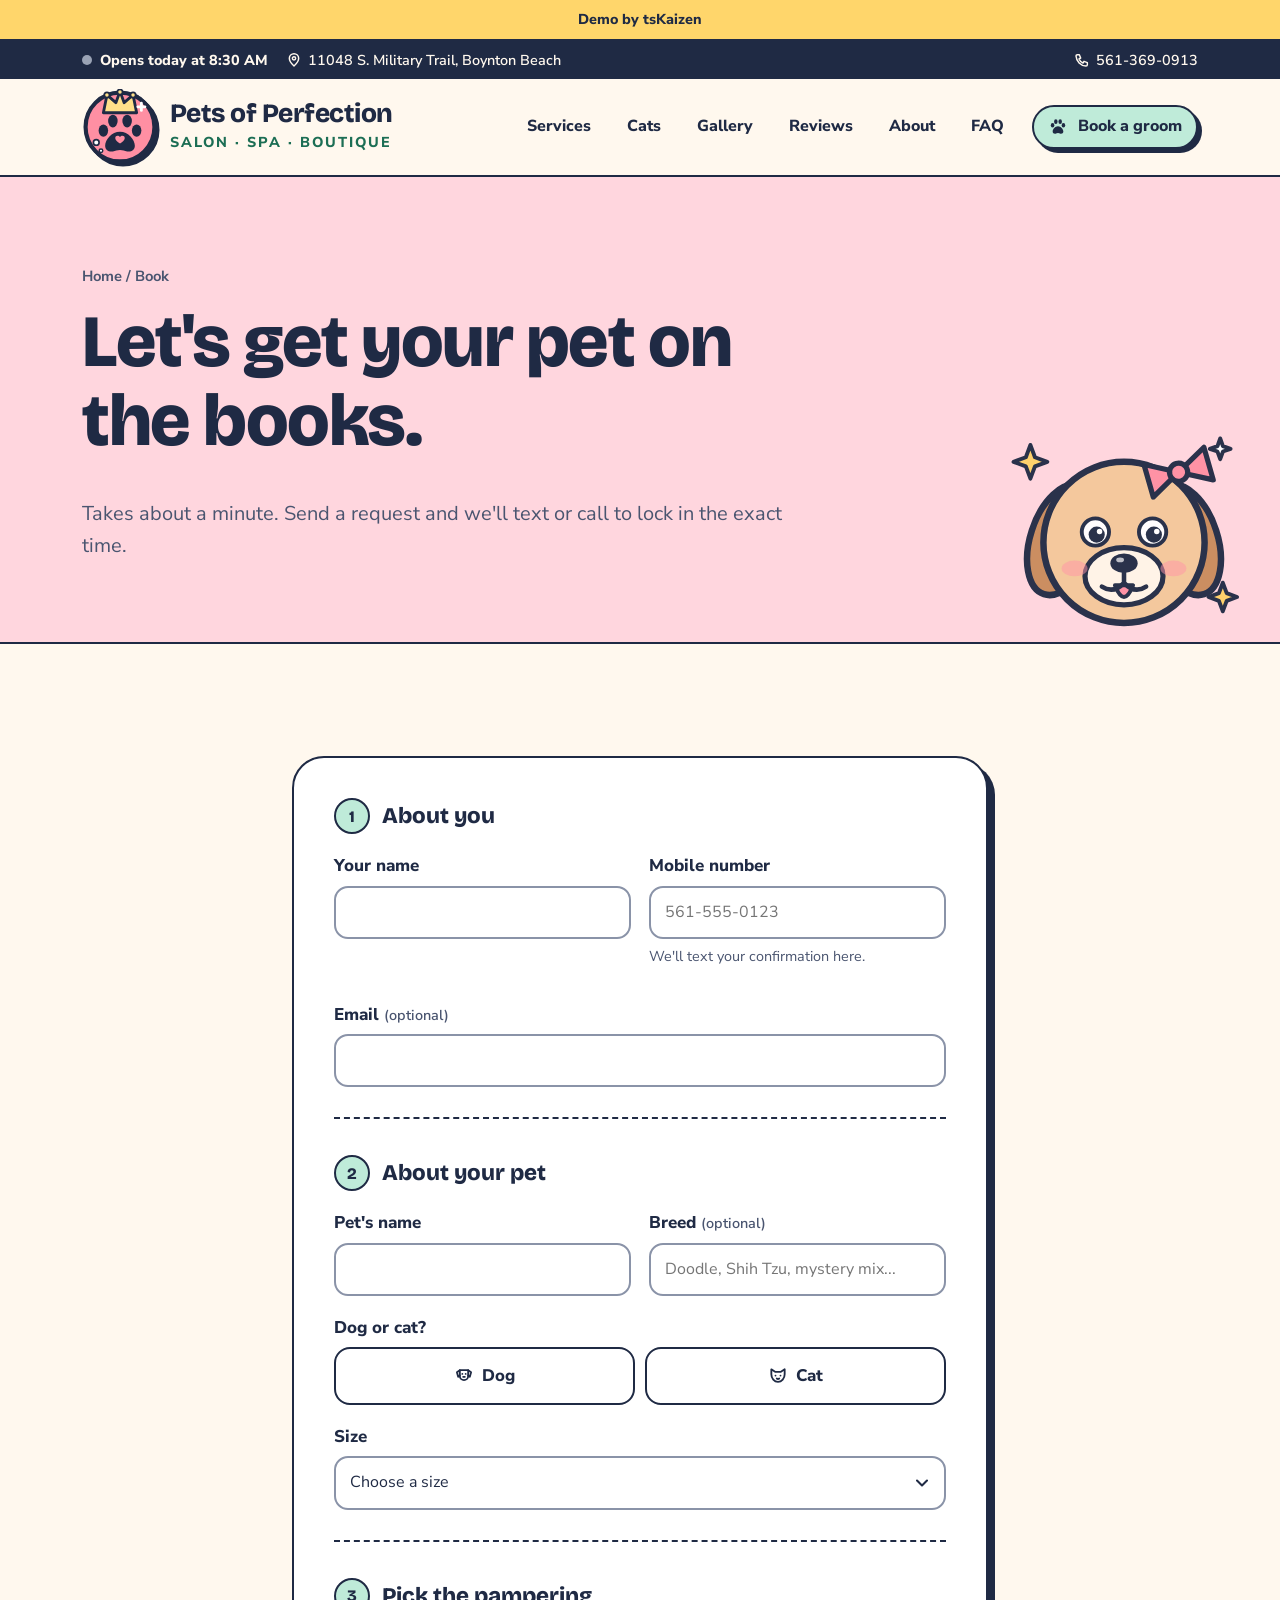
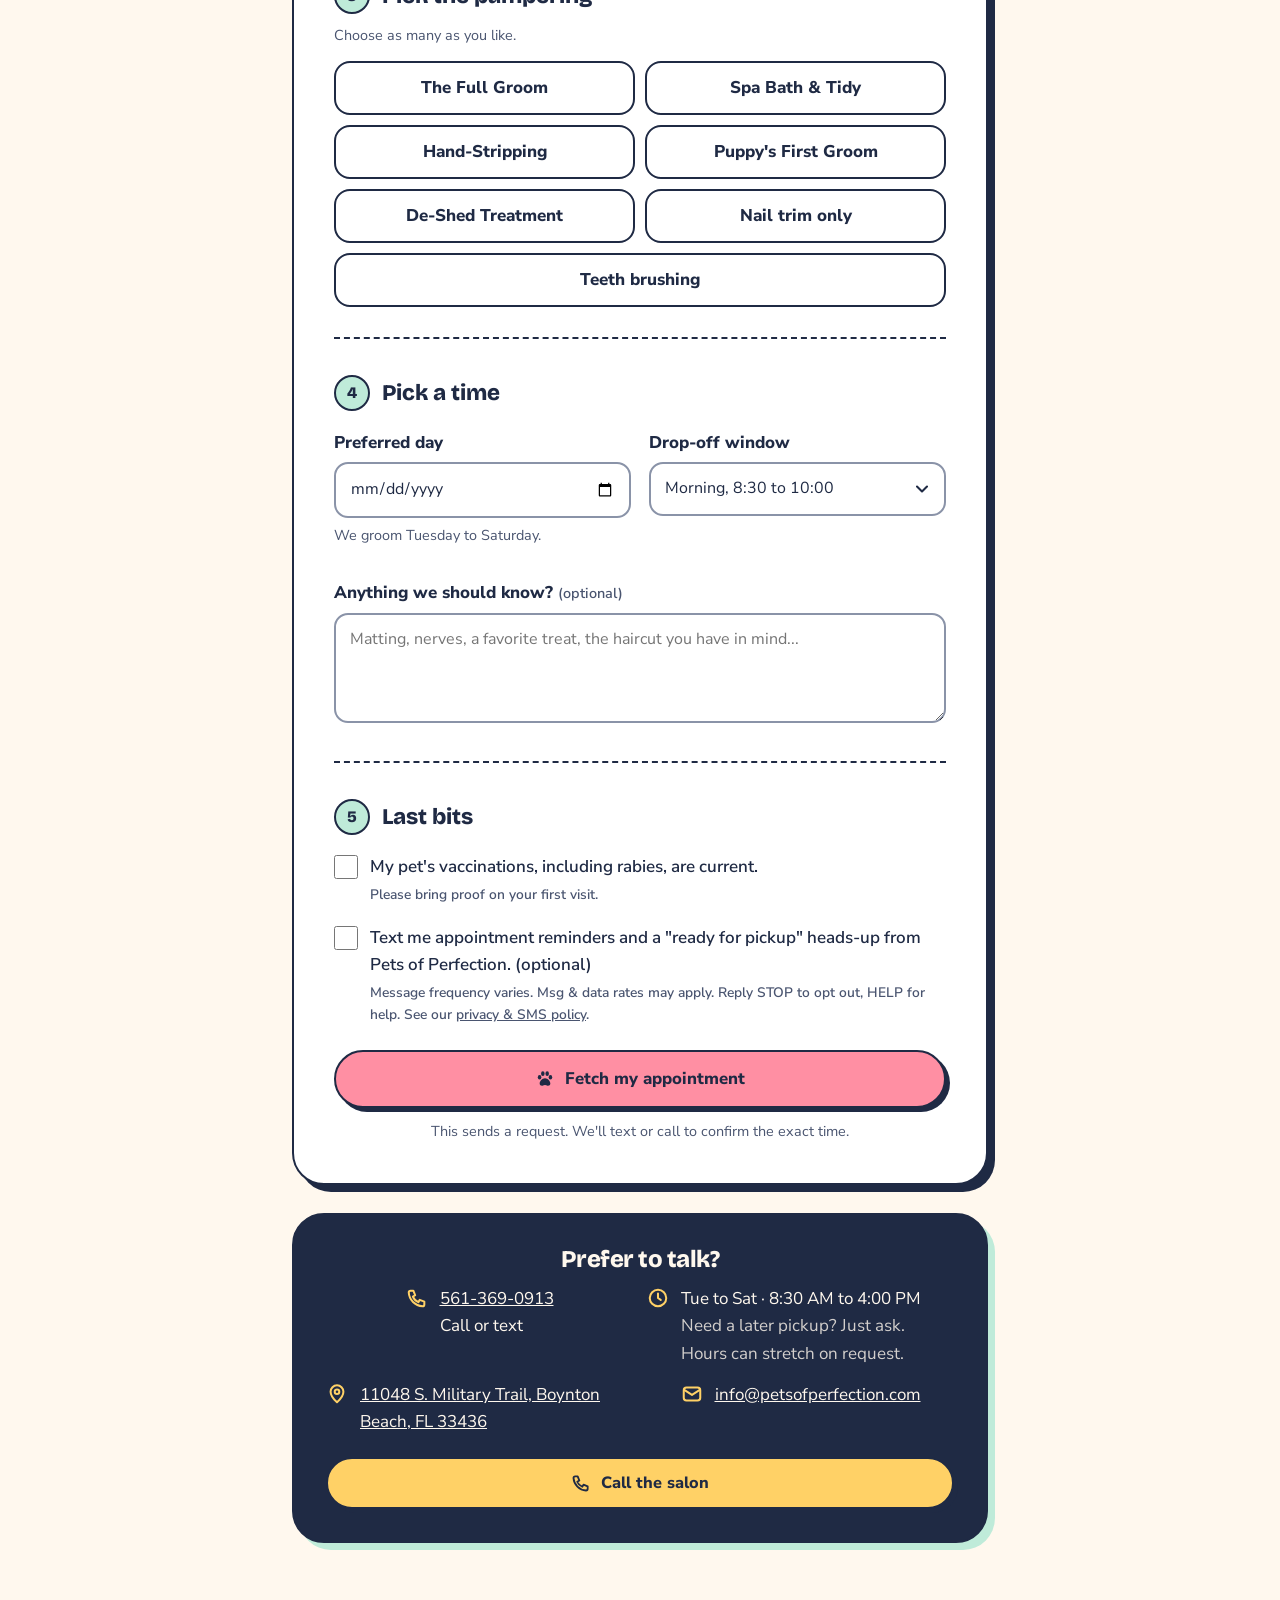
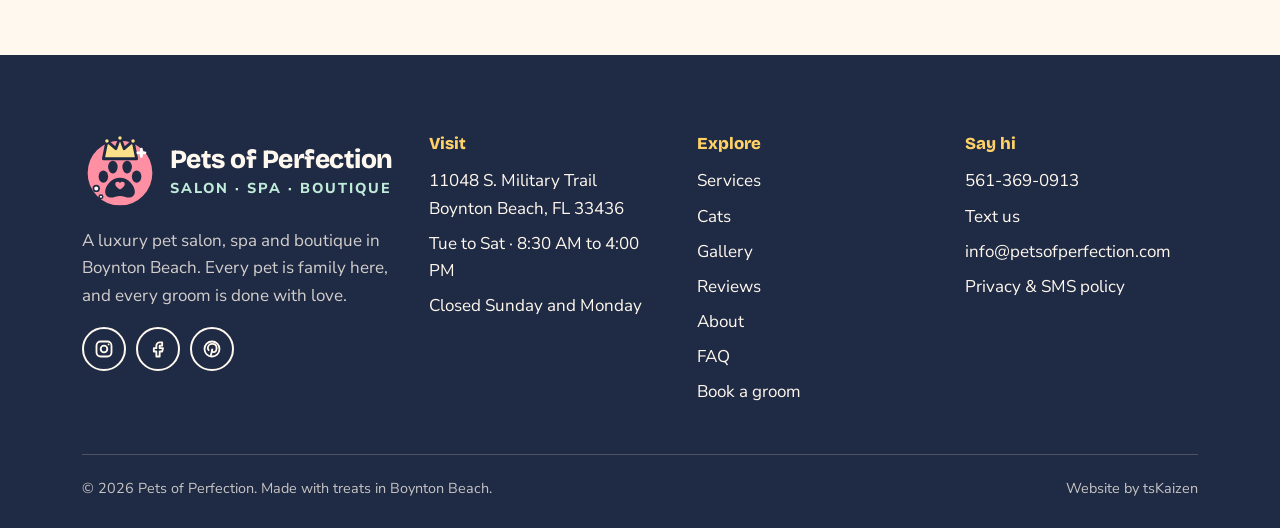
<file: book.html>
<!doctype html>
<html lang="en">
<head>
<meta charset="utf-8">
<meta name="viewport" content="width=device-width, initial-scale=1">
<title>Book a Grooming Appointment | Pets of Perfection, Boynton Beach</title>
<meta name="description" content="Request a dog or cat grooming appointment at Pets of Perfection in Boynton Beach. Takes about a minute.">
<link rel="canonical" href="https://petsofperfection.com/book.html">
<meta property="og:type" content="website">
<meta property="og:site_name" content="Pets of Perfection">
<meta property="og:title" content="Book a Grooming Appointment | Pets of Perfection, Boynton Beach">
<meta property="og:description" content="Request a dog or cat grooming appointment at Pets of Perfection in Boynton Beach. Takes about a minute.">
<meta property="og:url" content="https://petsofperfection.com/book.html">
<meta name="theme-color" content="#FFF8EE">
<link rel="icon" href="img/favicon.svg" type="image/svg+xml">
<link rel="preconnect" href="https://fonts.googleapis.com">
<link rel="preconnect" href="https://fonts.gstatic.com" crossorigin>
<link href="https://fonts.googleapis.com/css2?family=Bricolage+Grotesque:opsz,wght@12..96,600;12..96,800&family=Caveat:wght@600;700&family=Nunito+Sans:opsz,wght@6..12,400;6..12,600;6..12,800&display=swap" rel="stylesheet">
<link rel="stylesheet" href="css/style.css">
<script>document.documentElement.classList.add("js");</script>

</head>
<body>
<a class="skip-link" href="#main">Skip to content</a>
<div class="demo-banner" role="note">Demo by tsKaizen</div>
<header class="site-header">
  <div class="topbar"><div class="wrap">
    <div class="topbar-left">
      <span class="status" data-open-status><span class="status-dot"></span><span class="status-text">Tue to Sat · 8:30 AM to 4:00 PM</span></span>
      <a class="topbar-hide-sm" href="https://www.google.com/maps/search/?api=1&query=Pets+of+Perfection+11048+S+Military+Trail+Boynton+Beach+FL+33436" target="_blank" rel="noopener"><svg viewBox="0 0 24 24" fill="none" stroke="currentColor" stroke-width="2.2" stroke-linecap="round" stroke-linejoin="round" aria-hidden="true" focusable="false"><path d="M12 21s-7-6.2-7-11.5A7 7 0 0 1 19 9.5C19 14.8 12 21 12 21z"/><circle cx="12" cy="9.5" r="2.5"/></svg>11048 S. Military Trail, Boynton Beach</a>
    </div>
    <a href="tel:+15613690913"><svg viewBox="0 0 24 24" fill="none" stroke="currentColor" stroke-width="2.2" stroke-linecap="round" stroke-linejoin="round" aria-hidden="true" focusable="false"><path d="M5 4h3l2 5-2.5 1.5a11 11 0 0 0 6 6L15 14l5 2v3a2 2 0 0 1-2 2A16 16 0 0 1 3 6a2 2 0 0 1 2-2"/></svg>561-369-0913</a>
  </div></div>
  <div class="wrap nav-row">
    <a class="brand" href="index.html" aria-label="Pets of Perfection home">
      <span class="brand-mark"><img src="img/logo-mark.svg" alt="" width="76" height="76"></span>
      <span><span class="brand-name">Pets of Perfection</span><span class="brand-sub">Salon · Spa · Boutique</span></span>
    </a>
    <button class="nav-toggle" type="button" aria-expanded="false" aria-controls="main-nav">
      <span class="sr-only">Menu</span><svg class="icon-open" viewBox="0 0 24 24" fill="none" stroke="currentColor" stroke-width="2.2" stroke-linecap="round" stroke-linejoin="round" aria-hidden="true" focusable="false"><path d="M4 7h16M4 12h16M4 17h16"/></svg><svg class="icon-close" viewBox="0 0 24 24" fill="none" stroke="currentColor" stroke-width="2.2" stroke-linecap="round" stroke-linejoin="round" aria-hidden="true" focusable="false"><path d="M6 6l12 12M18 6 6 18"/></svg>
    </button>
    <nav class="main-nav" id="main-nav" aria-label="Main">
      <ul><li><a href="services.html">Services</a></li><li><a href="cats.html">Cats</a></li><li><a href="gallery.html">Gallery</a></li><li><a href="reviews.html">Reviews</a></li><li><a href="about.html">About</a></li><li><a href="faq.html">FAQ</a></li><li class="nav-cta"><a class="btn btn-pink btn-small" href="book.html" aria-current="page"><svg viewBox="0 0 24 24" fill="currentColor" aria-hidden="true" focusable="false"><ellipse cx="5.5" cy="10" rx="2.1" ry="2.7"/><ellipse cx="9.4" cy="5.6" rx="2.1" ry="2.8"/><ellipse cx="14.6" cy="5.6" rx="2.1" ry="2.8"/><ellipse cx="18.5" cy="10" rx="2.1" ry="2.7"/><path d="M12 11.2c-3.4 0-6.4 3.5-6.4 6.2 0 1.9 1.6 2.9 3.4 2.6 1.2-.2 1.9-.7 3-.7s1.8.5 3 .7c1.8.3 3.4-.7 3.4-2.6 0-2.7-3-6.2-6.4-6.2z"/></svg>Book a groom</a></li></ul>
    </nav>
  </div>
</header>
<main id="main">
<section class="page-hero pink">
  <div class="wrap">
    <p class="crumbs"><a href="index.html">Home</a> / Book</p>
    <h1>Let's get your pet on the books.</h1>
    <p class="lede">Takes about a minute. Send a request and we'll text or call to lock in the exact time.</p>
  </div>
  <div class="deco"><svg viewBox="0 0 200 200" aria-hidden="true" focusable="false"><ellipse cx="52" cy="106" rx="24" ry="44" transform="rotate(18 52 106)" fill="#C98B5B" stroke="#1F2A44" stroke-width="5"/><ellipse cx="148" cy="106" rx="24" ry="44" transform="rotate(-18 148 106)" fill="#C98B5B" stroke="#1F2A44" stroke-width="5"/><circle cx="100" cy="108" r="62" fill="#F4C89A" stroke="#1F2A44" stroke-width="5"/><g class="pet-eyes"><circle cx="78" cy="100" r="10.5" fill="#fff" stroke="#1F2A44" stroke-width="3"/><circle cx="122" cy="100" r="10.5" fill="#fff" stroke="#1F2A44" stroke-width="3"/><circle cx="79" cy="102" r="6.2" fill="#1F2A44"/><circle cx="123" cy="102" r="6.2" fill="#1F2A44"/><circle cx="81.2" cy="99.6" r="2.1" fill="#fff"/><circle cx="125.2" cy="99.6" r="2.1" fill="#fff"/></g><ellipse cx="100" cy="134" rx="30" ry="22" fill="#FFF5E8" stroke="#1F2A44" stroke-width="4"/><ellipse cx="100" cy="124" rx="10.5" ry="7.5" fill="#1F2A44"/><ellipse cx="97" cy="121.5" rx="3" ry="1.8" fill="#fff" opacity=".7"/><path d="M93 141 q7 18 14 0 z" fill="#FF8FA3" stroke="#1F2A44" stroke-width="3" stroke-linejoin="round"/><path d="M100 131 v8 M100 139 q-8 9 -17 3 M100 139 q8 9 17 3" fill="none" stroke="#1F2A44" stroke-width="3.5" stroke-linecap="round"/><ellipse cx="62" cy="128" rx="10" ry="6" fill="#FF8FA3" opacity=".5"/><ellipse cx="138" cy="128" rx="10" ry="6" fill="#FF8FA3" opacity=".5"/><g transform="translate(142 54) rotate(-16)"><path d="M0 0 L-24 -13 L-24 13 Z" fill="#FF8FA3" stroke="#1F2A44" stroke-width="4" stroke-linejoin="round"/><path d="M0 0 L24 -13 L24 13 Z" fill="#FF8FA3" stroke="#1F2A44" stroke-width="4" stroke-linejoin="round"/><circle r="7" fill="#FF8FA3" stroke="#1F2A44" stroke-width="4"/></g><polygon points="28.0,33.0 31.5,42.5 41.0,46.0 31.5,49.5 28.0,59.0 24.5,49.5 15.0,46.0 24.5,42.5" fill="#FFD166" stroke="#1F2A44" stroke-width="3" stroke-linejoin="round"/><polygon points="176.0,139.0 179.0,147.0 187.0,150.0 179.0,153.0 176.0,161.0 173.0,153.0 165.0,150.0 173.0,147.0" fill="#FFD166" stroke="#1F2A44" stroke-width="3" stroke-linejoin="round"/><polygon points="174.0,28.0 176.1,33.9 182.0,36.0 176.1,38.1 174.0,44.0 171.9,38.1 166.0,36.0 171.9,33.9" fill="#fff" stroke="#1F2A44" stroke-width="3" stroke-linejoin="round"/></svg></div>
</section>

<section class="section">
  <div class="wrap book-grid">
    <div>
      <form id="booking-form" class="form-card" novalidate action="#" method="post">
        <input type="hidden" name="_subject" value="New grooming request from the website">
        <div style="position:absolute;left:-9999px" aria-hidden="true"><label for="_gotcha">Leave this empty</label><input type="text" name="_gotcha" id="_gotcha" tabindex="-1" autocomplete="off"></div>
        <div class="form-alert" role="alert"></div>

        <fieldset class="form-step">
          <legend><span class="n">1</span>About you</legend>
          <div class="fields">
            <div class="field"><label for="owner_name">Your name</label><input type="text" id="owner_name" name="owner_name" autocomplete="name" aria-describedby="err-owner_name"><p class="error-msg" data-error-for="owner_name" id="err-owner_name"><svg viewBox="0 0 24 24" fill="none" stroke="currentColor" stroke-width="2.2" stroke-linecap="round" stroke-linejoin="round" aria-hidden="true" focusable="false"><circle cx="12" cy="12" r="9"/><path d="M12 7.5V13M12 16.5v.01"/></svg><span></span></p></div>
            <div class="field"><label for="phone">Mobile number</label><input type="tel" id="phone" name="phone" autocomplete="tel" inputmode="tel" placeholder="561-555-0123" aria-describedby="hint-phone err-phone"><p class="hint" id="hint-phone">We'll text your confirmation here.</p><p class="error-msg" data-error-for="phone" id="err-phone"><svg viewBox="0 0 24 24" fill="none" stroke="currentColor" stroke-width="2.2" stroke-linecap="round" stroke-linejoin="round" aria-hidden="true" focusable="false"><circle cx="12" cy="12" r="9"/><path d="M12 7.5V13M12 16.5v.01"/></svg><span></span></p></div>
            <div class="field full"><label for="email">Email <span class="opt">(optional)</span></label><input type="email" id="email" name="email" autocomplete="email" aria-describedby="err-email"><p class="error-msg" data-error-for="email" id="err-email"><svg viewBox="0 0 24 24" fill="none" stroke="currentColor" stroke-width="2.2" stroke-linecap="round" stroke-linejoin="round" aria-hidden="true" focusable="false"><circle cx="12" cy="12" r="9"/><path d="M12 7.5V13M12 16.5v.01"/></svg><span></span></p></div>
          </div>
        </fieldset>

        <fieldset class="form-step">
          <legend><span class="n">2</span>About your pet</legend>
          <div class="fields">
            <div class="field"><label for="pet_name">Pet's name</label><input type="text" id="pet_name" name="pet_name" aria-describedby="err-pet_name"><p class="error-msg" data-error-for="pet_name" id="err-pet_name"><svg viewBox="0 0 24 24" fill="none" stroke="currentColor" stroke-width="2.2" stroke-linecap="round" stroke-linejoin="round" aria-hidden="true" focusable="false"><circle cx="12" cy="12" r="9"/><path d="M12 7.5V13M12 16.5v.01"/></svg><span></span></p></div>
            <div class="field"><label for="breed">Breed <span class="opt">(optional)</span></label><input type="text" id="breed" name="breed" placeholder="Doodle, Shih Tzu, mystery mix..."></div>
            <div class="field full">
              <span class="label" id="pet-type-label">Dog or cat?</span>
              <div class="pick-grid pick-2" role="radiogroup" aria-labelledby="pet-type-label" aria-describedby="err-pet_type">
                <div class="pick"><input type="radio" name="pet_type" id="type-dog" value="Dog"><label for="type-dog"><svg viewBox="0 0 24 24" fill="none" stroke="currentColor" stroke-width="2.2" stroke-linecap="round" stroke-linejoin="round" aria-hidden="true" focusable="false"><path d="M7 5 3.5 7.5 5 13l2-1.5"/><path d="M17 5l3.5 2.5L19 13l-2-1.5"/><path d="M7 5h10v7a5 5 0 0 1-10 0z"/><path d="M10 9.5h.01M14 9.5h.01M11 13h2"/></svg>Dog</label></div>
                <div class="pick"><input type="radio" name="pet_type" id="type-cat" value="Cat"><label for="type-cat"><svg viewBox="0 0 24 24" fill="none" stroke="currentColor" stroke-width="2.2" stroke-linecap="round" stroke-linejoin="round" aria-hidden="true" focusable="false"><path d="M4 10V4l4.5 3h7L20 4v6c0 4.97-3.58 9-8 9s-8-4.03-8-9z"/><path d="M9 11.5h.01M15 11.5h.01M10.5 15c1 .8 2 .8 3 0"/></svg>Cat</label></div>
              </div>
              <p class="error-msg" data-error-for="pet_type" id="err-pet_type"><svg viewBox="0 0 24 24" fill="none" stroke="currentColor" stroke-width="2.2" stroke-linecap="round" stroke-linejoin="round" aria-hidden="true" focusable="false"><circle cx="12" cy="12" r="9"/><path d="M12 7.5V13M12 16.5v.01"/></svg><span></span></p>
            </div>
            <div class="field full" id="field-size"><label for="size">Size</label><select id="size" name="size" aria-describedby="err-size"><option value="">Choose a size</option><option value="Small (up to 20 lb)">Small (up to 20 lb)</option><option value="Medium (21 to 40 lb)">Medium (21 to 40 lb)</option><option value="Large (41 to 70 lb)">Large (41 to 70 lb)</option><option value="X-Large (71 lb and up)">X-Large (71 lb and up)</option></select><p class="error-msg" data-error-for="size" id="err-size"><svg viewBox="0 0 24 24" fill="none" stroke="currentColor" stroke-width="2.2" stroke-linecap="round" stroke-linejoin="round" aria-hidden="true" focusable="false"><circle cx="12" cy="12" r="9"/><path d="M12 7.5V13M12 16.5v.01"/></svg><span></span></p></div>
          </div>
        </fieldset>

        <fieldset class="form-step">
          <legend><span class="n">3</span>Pick the pampering</legend>
          <p class="hint step-hint">Choose as many as you like.</p>
          <div class="pick-grid pick-cols" id="dog-services" role="group" aria-label="Dog services" aria-describedby="err-services"><div class="pick"><input type="checkbox" name="services" id="svc-full-groom" value="full-groom" data-label="The Full Groom"><label for="svc-full-groom">The Full Groom</label></div><div class="pick"><input type="checkbox" name="services" id="svc-spa-bath" value="spa-bath" data-label="Spa Bath & Tidy"><label for="svc-spa-bath">Spa Bath & Tidy</label></div><div class="pick"><input type="checkbox" name="services" id="svc-hand-strip" value="hand-strip" data-label="Hand-Stripping"><label for="svc-hand-strip">Hand-Stripping</label></div><div class="pick"><input type="checkbox" name="services" id="svc-puppy" value="puppy" data-label="Puppy's First Groom"><label for="svc-puppy">Puppy's First Groom</label></div><div class="pick"><input type="checkbox" name="services" id="svc-deshed" value="deshed" data-label="De-Shed Treatment"><label for="svc-deshed">De-Shed Treatment</label></div><div class="pick"><input type="checkbox" name="services" id="svc-nails" value="nails" data-label="Nail trim only"><label for="svc-nails">Nail trim only</label></div><div class="pick"><input type="checkbox" name="services" id="svc-teeth" value="teeth" data-label="Teeth brushing"><label for="svc-teeth">Teeth brushing</label></div></div>
          <div class="pick-grid pick-cols" id="cat-services" role="group" aria-label="Cat services" aria-describedby="err-services" hidden><div class="pick"><input type="checkbox" name="services" id="svc-cat-bath" value="cat-bath" data-label="Cat Bath & Fluff Dry"><label for="svc-cat-bath">Cat Bath & Fluff Dry</label></div><div class="pick"><input type="checkbox" name="services" id="svc-lion-cut" value="lion-cut" data-label="The Lion Cut"><label for="svc-lion-cut">The Lion Cut</label></div><div class="pick"><input type="checkbox" name="services" id="svc-cat-comb" value="cat-comb" data-label="Comb-Out & De-Mat"><label for="svc-cat-comb">Comb-Out & De-Mat</label></div><div class="pick"><input type="checkbox" name="services" id="svc-cat-nails" value="cat-nails" data-label="Cat Nail Trim"><label for="svc-cat-nails">Cat Nail Trim</label></div></div>
          <p class="error-msg" data-error-for="services" id="err-services"><svg viewBox="0 0 24 24" fill="none" stroke="currentColor" stroke-width="2.2" stroke-linecap="round" stroke-linejoin="round" aria-hidden="true" focusable="false"><circle cx="12" cy="12" r="9"/><path d="M12 7.5V13M12 16.5v.01"/></svg><span></span></p>
        </fieldset>

        <fieldset class="form-step">
          <legend><span class="n">4</span>Pick a time</legend>
          <div class="fields">
            <div class="field"><label for="date">Preferred day</label><input type="date" id="date" name="date" aria-describedby="hint-date err-date"><p class="hint" id="hint-date">We groom Tuesday to Saturday.</p><p class="error-msg" data-error-for="date" id="err-date"><svg viewBox="0 0 24 24" fill="none" stroke="currentColor" stroke-width="2.2" stroke-linecap="round" stroke-linejoin="round" aria-hidden="true" focusable="false"><circle cx="12" cy="12" r="9"/><path d="M12 7.5V13M12 16.5v.01"/></svg><span></span></p></div>
            <div class="field"><label for="time">Drop-off window</label><select id="time" name="time">
              <option>Morning, 8:30 to 10:00</option><option>Late morning, 10:00 to 12:00</option><option>Early afternoon, 12:00 to 2:00</option><option>No preference</option>
            </select></div>
            <div class="field full"><label for="notes">Anything we should know? <span class="opt">(optional)</span></label><textarea id="notes" name="notes" placeholder="Matting, nerves, a favorite treat, the haircut you have in mind..."></textarea></div>
          </div>
        </fieldset>

        <fieldset class="form-step">
          <legend><span class="n">5</span>Last bits</legend>
          <div class="last-bits">
            <div>
              <label class="check"><input type="checkbox" name="vaccines" id="vaccines" value="yes" aria-describedby="err-vaccines"><span>My pet's vaccinations, including rabies, are current.<small>Please bring proof on your first visit.</small></span></label>
              <p class="error-msg" data-error-for="vaccines" id="err-vaccines"><svg viewBox="0 0 24 24" fill="none" stroke="currentColor" stroke-width="2.2" stroke-linecap="round" stroke-linejoin="round" aria-hidden="true" focusable="false"><circle cx="12" cy="12" r="9"/><path d="M12 7.5V13M12 16.5v.01"/></svg><span></span></p>
            </div>
            <label class="check"><input type="checkbox" name="sms_consent" value="yes"><span>Text me appointment reminders and a "ready for pickup" heads-up from Pets of Perfection. <span class="opt">(optional)</span><small>Message frequency varies. Msg &amp; data rates may apply. Reply STOP to opt out, HELP for help. See our <a href="policies.html">privacy &amp; SMS policy</a>.</small></span></label>
          </div>
        </fieldset>

        <div class="submit-row">
          <button type="submit" class="btn btn-pink"><span class="spinner" aria-hidden="true"></span><svg class="paw-ico" viewBox="0 0 24 24" fill="currentColor" aria-hidden="true" focusable="false"><ellipse cx="5.5" cy="10" rx="2.1" ry="2.7"/><ellipse cx="9.4" cy="5.6" rx="2.1" ry="2.8"/><ellipse cx="14.6" cy="5.6" rx="2.1" ry="2.8"/><ellipse cx="18.5" cy="10" rx="2.1" ry="2.7"/><path d="M12 11.2c-3.4 0-6.4 3.5-6.4 6.2 0 1.9 1.6 2.9 3.4 2.6 1.2-.2 1.9-.7 3-.7s1.8.5 3 .7c1.8.3 3.4-.7 3.4-2.6 0-2.7-3-6.2-6.4-6.2z"/></svg><span class="btn-label">Fetch my appointment</span></button>
          <p class="fine">This sends a request. We'll text or call to confirm the exact time.</p>
        </div>
      </form>

      <div id="booking-success" class="form-card success" aria-live="polite">
        <svg class="face" viewBox="0 0 200 200" aria-hidden="true" focusable="false"><ellipse cx="52" cy="106" rx="24" ry="44" transform="rotate(18 52 106)" fill="#C98B5B" stroke="#1F2A44" stroke-width="5"/><ellipse cx="148" cy="106" rx="24" ry="44" transform="rotate(-18 148 106)" fill="#C98B5B" stroke="#1F2A44" stroke-width="5"/><circle cx="100" cy="108" r="62" fill="#F4C89A" stroke="#1F2A44" stroke-width="5"/><g class="pet-eyes"><circle cx="78" cy="100" r="10.5" fill="#fff" stroke="#1F2A44" stroke-width="3"/><circle cx="122" cy="100" r="10.5" fill="#fff" stroke="#1F2A44" stroke-width="3"/><circle cx="79" cy="102" r="6.2" fill="#1F2A44"/><circle cx="123" cy="102" r="6.2" fill="#1F2A44"/><circle cx="81.2" cy="99.6" r="2.1" fill="#fff"/><circle cx="125.2" cy="99.6" r="2.1" fill="#fff"/></g><ellipse cx="100" cy="134" rx="30" ry="22" fill="#FFF5E8" stroke="#1F2A44" stroke-width="4"/><ellipse cx="100" cy="124" rx="10.5" ry="7.5" fill="#1F2A44"/><ellipse cx="97" cy="121.5" rx="3" ry="1.8" fill="#fff" opacity=".7"/><path d="M93 141 q7 18 14 0 z" fill="#FF8FA3" stroke="#1F2A44" stroke-width="3" stroke-linejoin="round"/><path d="M100 131 v8 M100 139 q-8 9 -17 3 M100 139 q8 9 17 3" fill="none" stroke="#1F2A44" stroke-width="3.5" stroke-linecap="round"/><ellipse cx="62" cy="128" rx="10" ry="6" fill="#FF8FA3" opacity=".5"/><ellipse cx="138" cy="128" rx="10" ry="6" fill="#FF8FA3" opacity=".5"/><path d="M72 52 L78 24 L92 42 L100 18 L108 42 L122 24 L128 52 Z" fill="#FFD166" stroke="#1F2A44" stroke-width="4" stroke-linejoin="round"/><polygon points="28.0,33.0 31.5,42.5 41.0,46.0 31.5,49.5 28.0,59.0 24.5,49.5 15.0,46.0 24.5,42.5" fill="#FFD166" stroke="#1F2A44" stroke-width="3" stroke-linejoin="round"/><polygon points="176.0,139.0 179.0,147.0 187.0,150.0 179.0,153.0 176.0,161.0 173.0,153.0 165.0,150.0 173.0,147.0" fill="#FFD166" stroke="#1F2A44" stroke-width="3" stroke-linejoin="round"/><polygon points="174.0,28.0 176.1,33.9 182.0,36.0 176.1,38.1 174.0,44.0 171.9,38.1 166.0,36.0 171.9,33.9" fill="#fff" stroke="#1F2A44" stroke-width="3" stroke-linejoin="round"/></svg>
        <h2>Pawsome! We'll text you to confirm.</h2>
        <p class="lede" style="margin-inline:auto">Your request is in. Expect a text or call from us soon, usually the same day during business hours.</p>
        <div class="summary">
          <div>Pet: <span data-s-pet></span></div>
          <div>When: <span data-s-date></span></div>
          <div>Services: <span data-s-services></span></div>
        </div>
        <div class="btn-row center">
          <button type="button" class="btn btn-mint" id="book-another"><svg viewBox="0 0 24 24" fill="none" stroke="currentColor" stroke-width="2.2" stroke-linecap="round" stroke-linejoin="round" aria-hidden="true" focusable="false"><path d="M12 5v14M5 12h14"/></svg>Book another pet</button>
          <a class="btn" href="index.html">Back to home</a>
        </div>
      </div>
    </div>

    <aside class="side-card" aria-label="Salon info">
      <h3>Prefer to talk?</h3>
      <ul>
        <li><svg viewBox="0 0 24 24" fill="none" stroke="currentColor" stroke-width="2.2" stroke-linecap="round" stroke-linejoin="round" aria-hidden="true" focusable="false"><path d="M5 4h3l2 5-2.5 1.5a11 11 0 0 0 6 6L15 14l5 2v3a2 2 0 0 1-2 2A16 16 0 0 1 3 6a2 2 0 0 1 2-2"/></svg><span><a href="tel:+15613690913">561-369-0913</a><br>Call or text</span></li>
        <li><svg viewBox="0 0 24 24" fill="none" stroke="currentColor" stroke-width="2.2" stroke-linecap="round" stroke-linejoin="round" aria-hidden="true" focusable="false"><circle cx="12" cy="12" r="9"/><path d="M12 7v5l3 2"/></svg><span>Tue to Sat · 8:30 AM to 4:00 PM<br><span style="opacity:.8">Need a later pickup? Just ask. Hours can stretch on request.</span></span></li>
        <li><svg viewBox="0 0 24 24" fill="none" stroke="currentColor" stroke-width="2.2" stroke-linecap="round" stroke-linejoin="round" aria-hidden="true" focusable="false"><path d="M12 21s-7-6.2-7-11.5A7 7 0 0 1 19 9.5C19 14.8 12 21 12 21z"/><circle cx="12" cy="9.5" r="2.5"/></svg><span><a href="https://www.google.com/maps/search/?api=1&query=Pets+of+Perfection+11048+S+Military+Trail+Boynton+Beach+FL+33436" target="_blank" rel="noopener">11048 S. Military Trail, Boynton Beach, FL 33436</a></span></li>
        <li><svg viewBox="0 0 24 24" fill="none" stroke="currentColor" stroke-width="2.2" stroke-linecap="round" stroke-linejoin="round" aria-hidden="true" focusable="false"><rect x="3" y="5" width="18" height="14" rx="3"/><path d="M3.5 7.5 12 13l8.5-5.5"/></svg><span><a href="mailto:info@petsofperfection.com">info@petsofperfection.com</a></span></li>
      </ul>
      <a class="btn btn-sun" href="tel:+15613690913"><svg viewBox="0 0 24 24" fill="none" stroke="currentColor" stroke-width="2.2" stroke-linecap="round" stroke-linejoin="round" aria-hidden="true" focusable="false"><path d="M5 4h3l2 5-2.5 1.5a11 11 0 0 0 6 6L15 14l5 2v3a2 2 0 0 1-2 2A16 16 0 0 1 3 6a2 2 0 0 1 2-2"/></svg>Call the salon</a>
    </aside>
  </div>
</section>
</main>
<footer class="site-footer">
  <div class="wrap">
    <div class="foot-grid">
      <div>
        <a class="brand" href="index.html"><span class="brand-mark"><img src="img/logo-mark.svg" alt="" width="76" height="76"></span><span><span class="brand-name">Pets of Perfection</span><span class="brand-sub">Salon · Spa · Boutique</span></span></a>
        <p class="foot-about">A luxury pet salon, spa and boutique in Boynton Beach. Every pet is family here, and every groom is done with love.</p>
        <div class="socials">
          <a href="https://www.instagram.com/petsofperfection/" target="_blank" rel="noopener" aria-label="Instagram"><svg viewBox="0 0 24 24" fill="none" stroke="currentColor" stroke-width="2.2" stroke-linecap="round" stroke-linejoin="round" aria-hidden="true" focusable="false"><rect x="3" y="3" width="18" height="18" rx="5"/><circle cx="12" cy="12" r="4"/><path d="M17.5 6.5h.01"/></svg></a>
          <a href="https://www.facebook.com/petsofperfection/" target="_blank" rel="noopener" aria-label="Facebook"><svg viewBox="0 0 24 24" fill="none" stroke="currentColor" stroke-width="2.2" stroke-linecap="round" stroke-linejoin="round" aria-hidden="true" focusable="false"><path d="M14 8h3V4h-3a4 4 0 0 0-4 4v3H7v4h3v6h4v-6h3l1-4h-4V8.5c0-.3.2-.5.5-.5z"/></svg></a>
          <a href="https://www.pinterest.com/petsofperfect/" target="_blank" rel="noopener" aria-label="Pinterest"><svg viewBox="0 0 24 24" fill="none" stroke="currentColor" stroke-width="2.2" stroke-linecap="round" stroke-linejoin="round" aria-hidden="true" focusable="false"><circle cx="12" cy="12" r="9"/><path d="M10.6 20l1.7-7.4"/><path d="M8 13.4c-.6-.6-1-1.5-1-2.5 0-2.7 2.3-5 5.4-5 3 0 5.1 2 5.1 4.8 0 2.8-1.5 5-3.8 5-1.2 0-2-.8-1.8-2"/></svg></a>
        </div>
      </div>
      <div>
        <h4>Visit</h4>
        <ul>
          <li><a href="https://www.google.com/maps/search/?api=1&query=Pets+of+Perfection+11048+S+Military+Trail+Boynton+Beach+FL+33436" target="_blank" rel="noopener">11048 S. Military Trail<br>Boynton Beach, FL 33436</a></li>
          <li>Tue to Sat · 8:30 AM to 4:00 PM</li>
          <li>Closed Sunday and Monday</li>
        </ul>
      </div>
      <div>
        <h4>Explore</h4>
        <ul><li><a href="services.html">Services</a></li><li><a href="cats.html">Cats</a></li><li><a href="gallery.html">Gallery</a></li><li><a href="reviews.html">Reviews</a></li><li><a href="about.html">About</a></li><li><a href="faq.html">FAQ</a></li><li><a href="book.html">Book a groom</a></li></ul>
      </div>
      <div>
        <h4>Say hi</h4>
        <ul>
          <li><a href="tel:+15613690913">561-369-0913</a></li>
          <li><a href="sms:+15613690913">Text us</a></li>
          <li><a href="mailto:info@petsofperfection.com">info@petsofperfection.com</a></li>
          <li><a href="policies.html">Privacy &amp; SMS policy</a></li>
        </ul>
      </div>
    </div>
    <div class="foot-bottom">
      <span>&copy; <span data-year>2026</span> Pets of Perfection. Made with treats in Boynton Beach.</span>
      <span>Website by <a href="https://tskaizen.com" target="_blank" rel="noopener">tsKaizen</a></span>
    </div>
  </div>
</footer>
<nav class="action-bar" aria-label="Quick actions">
  <a href="tel:+15613690913"><svg viewBox="0 0 24 24" fill="none" stroke="currentColor" stroke-width="2.2" stroke-linecap="round" stroke-linejoin="round" aria-hidden="true" focusable="false"><path d="M5 4h3l2 5-2.5 1.5a11 11 0 0 0 6 6L15 14l5 2v3a2 2 0 0 1-2 2A16 16 0 0 1 3 6a2 2 0 0 1 2-2"/></svg>Call</a>
  <a href="sms:+15613690913"><svg viewBox="0 0 24 24" fill="none" stroke="currentColor" stroke-width="2.2" stroke-linecap="round" stroke-linejoin="round" aria-hidden="true" focusable="false"><path d="M21 12a8 8 0 0 1-11.6 7.1L4 20l1.1-4.6A8 8 0 1 1 21 12z"/><path d="M8.5 12h.01M12 12h.01M15.5 12h.01"/></svg>Text</a>
  <a class="go" href="book.html"><svg viewBox="0 0 24 24" fill="currentColor" aria-hidden="true" focusable="false"><ellipse cx="5.5" cy="10" rx="2.1" ry="2.7"/><ellipse cx="9.4" cy="5.6" rx="2.1" ry="2.8"/><ellipse cx="14.6" cy="5.6" rx="2.1" ry="2.8"/><ellipse cx="18.5" cy="10" rx="2.1" ry="2.7"/><path d="M12 11.2c-3.4 0-6.4 3.5-6.4 6.2 0 1.9 1.6 2.9 3.4 2.6 1.2-.2 1.9-.7 3-.7s1.8.5 3 .7c1.8.3 3.4-.7 3.4-2.6 0-2.7-3-6.2-6.4-6.2z"/></svg>Book now</a>
</nav>
<script src="js/config.js"></script>
<script src="js/main.js" defer></script>
</body>
</html>
</file>
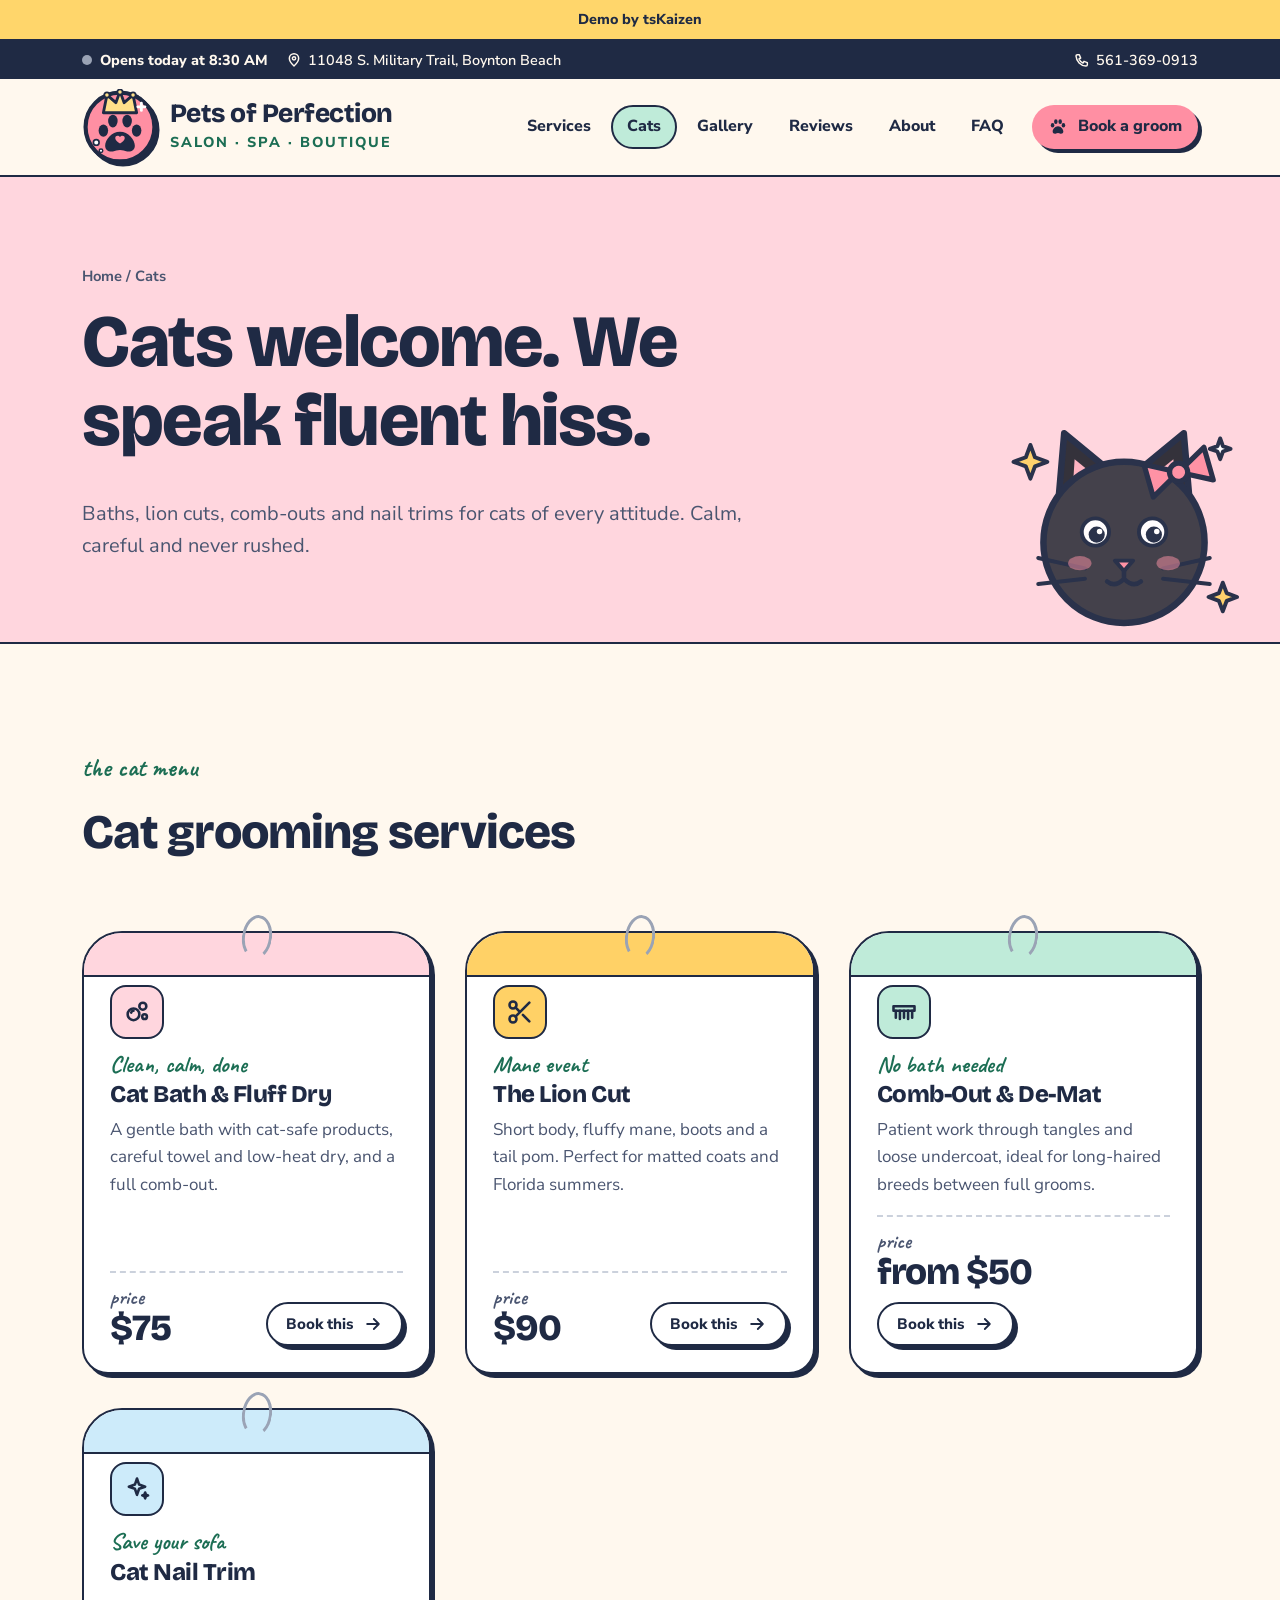
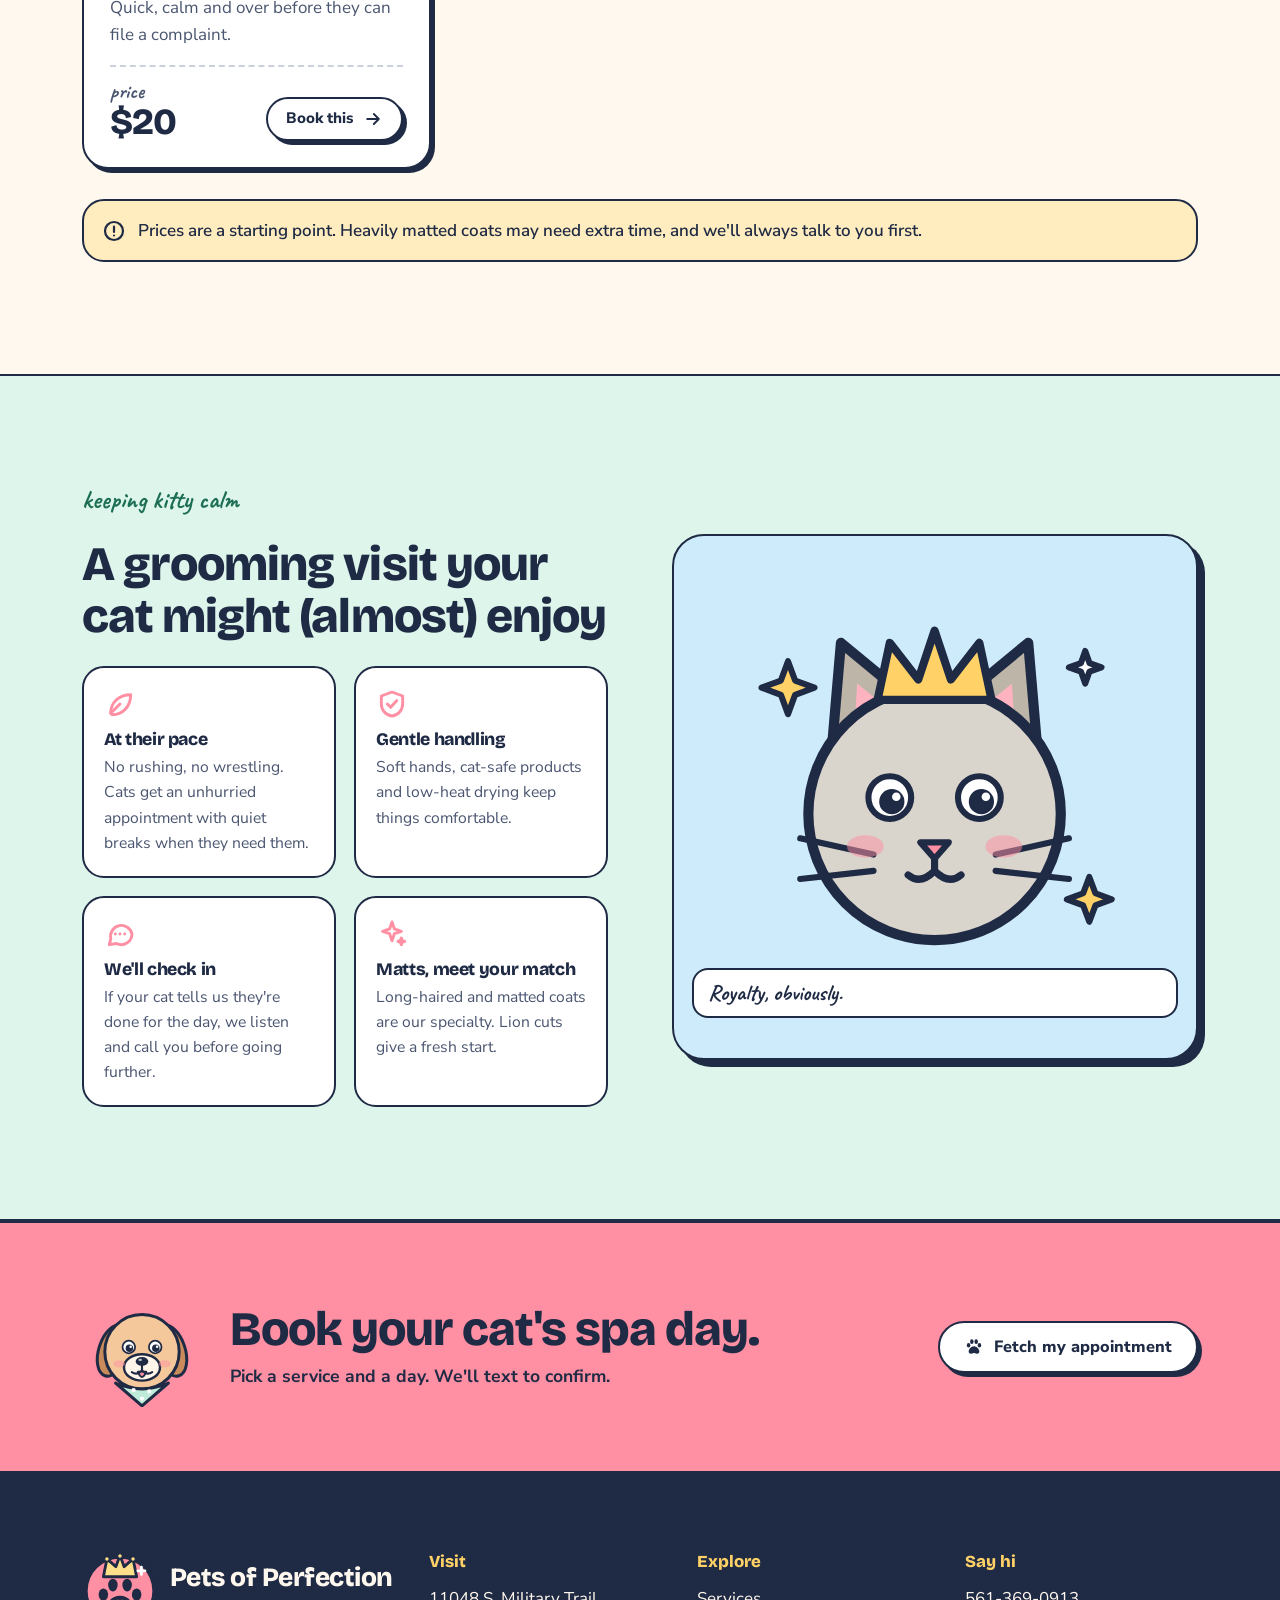
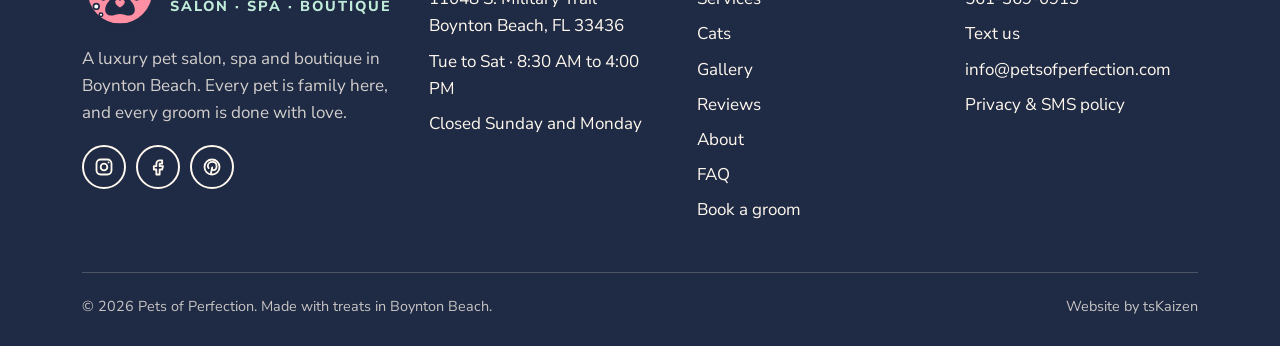
<file: cats.html>
<!doctype html>
<html lang="en">
<head>
<meta charset="utf-8">
<meta name="viewport" content="width=device-width, initial-scale=1">
<title>Cat Grooming in Boynton Beach | Pets of Perfection</title>
<meta name="description" content="Gentle cat grooming in Boynton Beach: cat baths, lion cuts, comb-outs, de-matting and nail trims.">
<link rel="canonical" href="https://petsofperfection.com/cats.html">
<meta property="og:type" content="website">
<meta property="og:site_name" content="Pets of Perfection">
<meta property="og:title" content="Cat Grooming in Boynton Beach | Pets of Perfection">
<meta property="og:description" content="Gentle cat grooming in Boynton Beach: cat baths, lion cuts, comb-outs, de-matting and nail trims.">
<meta property="og:url" content="https://petsofperfection.com/cats.html">
<meta name="theme-color" content="#FFF8EE">
<link rel="icon" href="img/favicon.svg" type="image/svg+xml">
<link rel="preconnect" href="https://fonts.googleapis.com">
<link rel="preconnect" href="https://fonts.gstatic.com" crossorigin>
<link href="https://fonts.googleapis.com/css2?family=Bricolage+Grotesque:opsz,wght@12..96,600;12..96,800&family=Caveat:wght@600;700&family=Nunito+Sans:opsz,wght@6..12,400;6..12,600;6..12,800&display=swap" rel="stylesheet">
<link rel="stylesheet" href="css/style.css">
<script>document.documentElement.classList.add("js");</script>

</head>
<body>
<a class="skip-link" href="#main">Skip to content</a>
<div class="demo-banner" role="note">Demo by tsKaizen</div>
<header class="site-header">
  <div class="topbar"><div class="wrap">
    <div class="topbar-left">
      <span class="status" data-open-status><span class="status-dot"></span><span class="status-text">Tue to Sat · 8:30 AM to 4:00 PM</span></span>
      <a class="topbar-hide-sm" href="https://www.google.com/maps/search/?api=1&query=Pets+of+Perfection+11048+S+Military+Trail+Boynton+Beach+FL+33436" target="_blank" rel="noopener"><svg viewBox="0 0 24 24" fill="none" stroke="currentColor" stroke-width="2.2" stroke-linecap="round" stroke-linejoin="round" aria-hidden="true" focusable="false"><path d="M12 21s-7-6.2-7-11.5A7 7 0 0 1 19 9.5C19 14.8 12 21 12 21z"/><circle cx="12" cy="9.5" r="2.5"/></svg>11048 S. Military Trail, Boynton Beach</a>
    </div>
    <a href="tel:+15613690913"><svg viewBox="0 0 24 24" fill="none" stroke="currentColor" stroke-width="2.2" stroke-linecap="round" stroke-linejoin="round" aria-hidden="true" focusable="false"><path d="M5 4h3l2 5-2.5 1.5a11 11 0 0 0 6 6L15 14l5 2v3a2 2 0 0 1-2 2A16 16 0 0 1 3 6a2 2 0 0 1 2-2"/></svg>561-369-0913</a>
  </div></div>
  <div class="wrap nav-row">
    <a class="brand" href="index.html" aria-label="Pets of Perfection home">
      <span class="brand-mark"><img src="img/logo-mark.svg" alt="" width="76" height="76"></span>
      <span><span class="brand-name">Pets of Perfection</span><span class="brand-sub">Salon · Spa · Boutique</span></span>
    </a>
    <button class="nav-toggle" type="button" aria-expanded="false" aria-controls="main-nav">
      <span class="sr-only">Menu</span><svg class="icon-open" viewBox="0 0 24 24" fill="none" stroke="currentColor" stroke-width="2.2" stroke-linecap="round" stroke-linejoin="round" aria-hidden="true" focusable="false"><path d="M4 7h16M4 12h16M4 17h16"/></svg><svg class="icon-close" viewBox="0 0 24 24" fill="none" stroke="currentColor" stroke-width="2.2" stroke-linecap="round" stroke-linejoin="round" aria-hidden="true" focusable="false"><path d="M6 6l12 12M18 6 6 18"/></svg>
    </button>
    <nav class="main-nav" id="main-nav" aria-label="Main">
      <ul><li><a href="services.html">Services</a></li><li><a href="cats.html" aria-current="page">Cats</a></li><li><a href="gallery.html">Gallery</a></li><li><a href="reviews.html">Reviews</a></li><li><a href="about.html">About</a></li><li><a href="faq.html">FAQ</a></li><li class="nav-cta"><a class="btn btn-pink btn-small" href="book.html"><svg viewBox="0 0 24 24" fill="currentColor" aria-hidden="true" focusable="false"><ellipse cx="5.5" cy="10" rx="2.1" ry="2.7"/><ellipse cx="9.4" cy="5.6" rx="2.1" ry="2.8"/><ellipse cx="14.6" cy="5.6" rx="2.1" ry="2.8"/><ellipse cx="18.5" cy="10" rx="2.1" ry="2.7"/><path d="M12 11.2c-3.4 0-6.4 3.5-6.4 6.2 0 1.9 1.6 2.9 3.4 2.6 1.2-.2 1.9-.7 3-.7s1.8.5 3 .7c1.8.3 3.4-.7 3.4-2.6 0-2.7-3-6.2-6.4-6.2z"/></svg>Book a groom</a></li></ul>
    </nav>
  </div>
</header>
<main id="main">
<section class="page-hero pink">
  <div class="wrap">
    <p class="crumbs"><a href="index.html">Home</a> / Cats</p>
    <h1>Cats welcome. We speak fluent hiss.</h1>
    <p class="lede">Baths, lion cuts, comb-outs and nail trims for cats of every attitude. Calm, careful and never rushed.</p>
  </div>
  <div class="deco"><svg viewBox="0 0 200 200" aria-hidden="true" focusable="false"><path d="M48 94 L54 24 L100 62 Z" fill="#2A2A33" stroke="#1F2A44" stroke-width="5" stroke-linejoin="round"/><path d="M152 94 L146 24 L100 62 Z" fill="#2A2A33" stroke="#1F2A44" stroke-width="5" stroke-linejoin="round"/><path d="M60 76 L62 44 L84 62Z" fill="#FFB3C1"/><path d="M140 76 L138 44 L116 62Z" fill="#FFB3C1"/><circle cx="100" cy="108" r="62" fill="#3A3A44" stroke="#1F2A44" stroke-width="5"/><g class="pet-eyes"><circle cx="78" cy="100" r="10.5" fill="#fff" stroke="#1F2A44" stroke-width="3"/><circle cx="122" cy="100" r="10.5" fill="#fff" stroke="#1F2A44" stroke-width="3"/><circle cx="79" cy="102" r="6.2" fill="#1F2A44"/><circle cx="123" cy="102" r="6.2" fill="#1F2A44"/><circle cx="81.2" cy="99.6" r="2.1" fill="#fff"/><circle cx="125.2" cy="99.6" r="2.1" fill="#fff"/></g><path d="M93 122 h14 l-7 8z" fill="#FF8FA3" stroke="#1F2A44" stroke-width="3" stroke-linejoin="round"/><path d="M100 130 v6 M100 136 q-7 7 -13 2 M100 136 q7 7 13 2" fill="none" stroke="#1F2A44" stroke-width="3.5" stroke-linecap="round"/><g stroke="#1F2A44" stroke-width="3" stroke-linecap="round"><path d="M70 128 L34 120"/><path d="M70 136 L34 140"/><path d="M130 128 L166 120"/><path d="M130 136 L166 140"/></g><ellipse cx="66" cy="124" rx="9" ry="5.5" fill="#FF8FA3" opacity=".5"/><ellipse cx="134" cy="124" rx="9" ry="5.5" fill="#FF8FA3" opacity=".5"/><g transform="translate(142 54) rotate(-16)"><path d="M0 0 L-24 -13 L-24 13 Z" fill="#FF8FA3" stroke="#1F2A44" stroke-width="4" stroke-linejoin="round"/><path d="M0 0 L24 -13 L24 13 Z" fill="#FF8FA3" stroke="#1F2A44" stroke-width="4" stroke-linejoin="round"/><circle r="7" fill="#FF8FA3" stroke="#1F2A44" stroke-width="4"/></g><polygon points="28.0,33.0 31.5,42.5 41.0,46.0 31.5,49.5 28.0,59.0 24.5,49.5 15.0,46.0 24.5,42.5" fill="#FFD166" stroke="#1F2A44" stroke-width="3" stroke-linejoin="round"/><polygon points="176.0,139.0 179.0,147.0 187.0,150.0 179.0,153.0 176.0,161.0 173.0,153.0 165.0,150.0 173.0,147.0" fill="#FFD166" stroke="#1F2A44" stroke-width="3" stroke-linejoin="round"/><polygon points="174.0,28.0 176.1,33.9 182.0,36.0 176.1,38.1 174.0,44.0 171.9,38.1 166.0,36.0 171.9,33.9" fill="#fff" stroke="#1F2A44" stroke-width="3" stroke-linejoin="round"/></svg></div>
</section>

<section class="section" aria-labelledby="cat-svc">
  <div class="wrap">
    <div class="section-head"><p class="hand">the cat menu</p><h2 id="cat-svc">Cat grooming services</h2></div>
    <div class="tags"><article class="tag pink reveal d0">
  <span class="tag-band" aria-hidden="true"></span>
  <div class="tag-icon"><svg viewBox="0 0 24 24" fill="none" stroke="currentColor" stroke-width="2.2" stroke-linecap="round" stroke-linejoin="round" aria-hidden="true" focusable="false"><circle cx="9" cy="14" r="5"/><circle cx="17" cy="7" r="3"/><circle cx="18.5" cy="16" r="2"/><path d="M7 12.5a2 2 0 0 1 2-1.5"/></svg></div>
  <p class="nick">Clean, calm, done</p>
  <h3>Cat Bath & Fluff Dry</h3>
  <p>A gentle bath with cat-safe products, careful towel and low-heat dry, and a full comb-out.</p>
  <div class="tag-foot">
    <div class="price"><small>price</small><strong>$75</strong></div>
    <a class="btn btn-small" href="book.html?service=cat-bath" aria-label="Book Cat Bath & Fluff Dry">Book this <svg viewBox="0 0 24 24" fill="none" stroke="currentColor" stroke-width="2.2" stroke-linecap="round" stroke-linejoin="round" aria-hidden="true" focusable="false"><path d="M5 12h14M13 6l6 6-6 6"/></svg></a>
  </div>
</article><article class="tag sun reveal d1">
  <span class="tag-band" aria-hidden="true"></span>
  <div class="tag-icon"><svg viewBox="0 0 24 24" fill="none" stroke="currentColor" stroke-width="2.2" stroke-linecap="round" stroke-linejoin="round" aria-hidden="true" focusable="false"><circle cx="6" cy="6" r="3"/><circle cx="6" cy="18" r="3"/><path d="M20 4 8.1 15.9M14.5 14.5 20 20M8.1 8.1 12 12"/></svg></div>
  <p class="nick">Mane event</p>
  <h3>The Lion Cut</h3>
  <p>Short body, fluffy mane, boots and a tail pom. Perfect for matted coats and Florida summers.</p>
  <div class="tag-foot">
    <div class="price"><small>price</small><strong>$90</strong></div>
    <a class="btn btn-small" href="book.html?service=lion-cut" aria-label="Book The Lion Cut">Book this <svg viewBox="0 0 24 24" fill="none" stroke="currentColor" stroke-width="2.2" stroke-linecap="round" stroke-linejoin="round" aria-hidden="true" focusable="false"><path d="M5 12h14M13 6l6 6-6 6"/></svg></a>
  </div>
</article><article class="tag mint reveal d2">
  <span class="tag-band" aria-hidden="true"></span>
  <div class="tag-icon"><svg viewBox="0 0 24 24" fill="none" stroke="currentColor" stroke-width="2.2" stroke-linecap="round" stroke-linejoin="round" aria-hidden="true" focusable="false"><path d="M3 7h18v4H3z"/><path d="M5 11v6M8.5 11v7M12 11v6M15.5 11v7M19 11v6"/></svg></div>
  <p class="nick">No bath needed</p>
  <h3>Comb-Out & De-Mat</h3>
  <p>Patient work through tangles and loose undercoat, ideal for long-haired breeds between full grooms.</p>
  <div class="tag-foot">
    <div class="price"><small>price</small><strong>from $50</strong></div>
    <a class="btn btn-small" href="book.html?service=cat-comb" aria-label="Book Comb-Out & De-Mat">Book this <svg viewBox="0 0 24 24" fill="none" stroke="currentColor" stroke-width="2.2" stroke-linecap="round" stroke-linejoin="round" aria-hidden="true" focusable="false"><path d="M5 12h14M13 6l6 6-6 6"/></svg></a>
  </div>
</article><article class="tag bubble reveal d0">
  <span class="tag-band" aria-hidden="true"></span>
  <div class="tag-icon"><svg viewBox="0 0 24 24" fill="none" stroke="currentColor" stroke-width="2.2" stroke-linecap="round" stroke-linejoin="round" aria-hidden="true" focusable="false"><path d="M12 3l1.8 5.2L19 10l-5.2 1.8L12 17l-1.8-5.2L5 10l5.2-1.8z"/><path d="M19 15l.7 1.8L21.5 17.5l-1.8.7L19 20l-.7-1.8-1.8-.7 1.8-.7z"/></svg></div>
  <p class="nick">Save your sofa</p>
  <h3>Cat Nail Trim</h3>
  <p>Quick, calm and over before they can file a complaint.</p>
  <div class="tag-foot">
    <div class="price"><small>price</small><strong>$20</strong></div>
    <a class="btn btn-small" href="book.html?service=cat-nails" aria-label="Book Cat Nail Trim">Book this <svg viewBox="0 0 24 24" fill="none" stroke="currentColor" stroke-width="2.2" stroke-linecap="round" stroke-linejoin="round" aria-hidden="true" focusable="false"><path d="M5 12h14M13 6l6 6-6 6"/></svg></a>
  </div>
</article></div>
    <div class="price-note"><svg viewBox="0 0 24 24" fill="none" stroke="currentColor" stroke-width="2.2" stroke-linecap="round" stroke-linejoin="round" aria-hidden="true" focusable="false"><circle cx="12" cy="12" r="9"/><path d="M12 7.5V13M12 16.5v.01"/></svg><span>Prices are a starting point. Heavily matted coats may need extra time, and we'll always talk to you first.</span></div>
  </div>
</section>

<section class="section" style="background:var(--mint-2);border-block:var(--stroke) solid var(--line)" aria-labelledby="calm-title">
  <div class="wrap split">
    <div>
      <p class="hand">keeping kitty calm</p>
      <h2 id="calm-title">A grooming visit your cat might (almost) enjoy</h2>
      <ul class="perks"><li class="perk"><svg viewBox="0 0 24 24" fill="none" stroke="currentColor" stroke-width="2.2" stroke-linecap="round" stroke-linejoin="round" aria-hidden="true" focusable="false"><path d="M5 19c0-8 6-14 15-14 0 9-6 15-14 15"/><path d="M5 19l7-7"/></svg><h3>At their pace</h3><p>No rushing, no wrestling. Cats get an unhurried appointment with quiet breaks when they need them.</p></li><li class="perk"><svg viewBox="0 0 24 24" fill="none" stroke="currentColor" stroke-width="2.2" stroke-linecap="round" stroke-linejoin="round" aria-hidden="true" focusable="false"><path d="M12 3l8 3v6c0 4.5-3.4 8.3-8 9-4.6-.7-8-4.5-8-9V6z"/><path d="M8.5 12l2.5 2.5 4.5-5"/></svg><h3>Gentle handling</h3><p>Soft hands, cat-safe products and low-heat drying keep things comfortable.</p></li><li class="perk"><svg viewBox="0 0 24 24" fill="none" stroke="currentColor" stroke-width="2.2" stroke-linecap="round" stroke-linejoin="round" aria-hidden="true" focusable="false"><path d="M21 12a8 8 0 0 1-11.6 7.1L4 20l1.1-4.6A8 8 0 1 1 21 12z"/><path d="M8.5 12h.01M12 12h.01M15.5 12h.01"/></svg><h3>We'll check in</h3><p>If your cat tells us they're done for the day, we listen and call you before going further.</p></li><li class="perk"><svg viewBox="0 0 24 24" fill="none" stroke="currentColor" stroke-width="2.2" stroke-linecap="round" stroke-linejoin="round" aria-hidden="true" focusable="false"><path d="M12 3l1.8 5.2L19 10l-5.2 1.8L12 17l-1.8-5.2L5 10l5.2-1.8z"/><path d="M19 15l.7 1.8L21.5 17.5l-1.8.7L19 20l-.7-1.8-1.8-.7 1.8-.7z"/></svg><h3>Matts, meet your match</h3><p>Long-haired and matted coats are our specialty. Lion cuts give a fresh start.</p></li></ul>
    </div>
    <div class="reveal"><div class="art-card"><svg class="face-float" viewBox="0 0 200 200" role="img" aria-label="A grey cat wearing a gold crown"><path d="M48 94 L54 24 L100 62 Z" fill="#BDB5A8" stroke="#1F2A44" stroke-width="5" stroke-linejoin="round"/><path d="M152 94 L146 24 L100 62 Z" fill="#BDB5A8" stroke="#1F2A44" stroke-width="5" stroke-linejoin="round"/><path d="M60 76 L62 44 L84 62Z" fill="#FFB3C1"/><path d="M140 76 L138 44 L116 62Z" fill="#FFB3C1"/><circle cx="100" cy="108" r="62" fill="#D9D4CC" stroke="#1F2A44" stroke-width="5"/><g class="pet-eyes"><circle cx="78" cy="100" r="10.5" fill="#fff" stroke="#1F2A44" stroke-width="3"/><circle cx="122" cy="100" r="10.5" fill="#fff" stroke="#1F2A44" stroke-width="3"/><circle cx="79" cy="102" r="6.2" fill="#1F2A44"/><circle cx="123" cy="102" r="6.2" fill="#1F2A44"/><circle cx="81.2" cy="99.6" r="2.1" fill="#fff"/><circle cx="125.2" cy="99.6" r="2.1" fill="#fff"/></g><path d="M93 122 h14 l-7 8z" fill="#FF8FA3" stroke="#1F2A44" stroke-width="3" stroke-linejoin="round"/><path d="M100 130 v6 M100 136 q-7 7 -13 2 M100 136 q7 7 13 2" fill="none" stroke="#1F2A44" stroke-width="3.5" stroke-linecap="round"/><g stroke="#1F2A44" stroke-width="3" stroke-linecap="round"><path d="M70 128 L34 120"/><path d="M70 136 L34 140"/><path d="M130 128 L166 120"/><path d="M130 136 L166 140"/></g><ellipse cx="66" cy="124" rx="9" ry="5.5" fill="#FF8FA3" opacity=".5"/><ellipse cx="134" cy="124" rx="9" ry="5.5" fill="#FF8FA3" opacity=".5"/><path d="M72 52 L78 24 L92 42 L100 18 L108 42 L122 24 L128 52 Z" fill="#FFD166" stroke="#1F2A44" stroke-width="4" stroke-linejoin="round"/><polygon points="28.0,33.0 31.5,42.5 41.0,46.0 31.5,49.5 28.0,59.0 24.5,49.5 15.0,46.0 24.5,42.5" fill="#FFD166" stroke="#1F2A44" stroke-width="3" stroke-linejoin="round"/><polygon points="176.0,139.0 179.0,147.0 187.0,150.0 179.0,153.0 176.0,161.0 173.0,153.0 165.0,150.0 173.0,147.0" fill="#FFD166" stroke="#1F2A44" stroke-width="3" stroke-linejoin="round"/><polygon points="174.0,28.0 176.1,33.9 182.0,36.0 176.1,38.1 174.0,44.0 171.9,38.1 166.0,36.0 171.9,33.9" fill="#fff" stroke="#1F2A44" stroke-width="3" stroke-linejoin="round"/></svg><p class="note">Royalty, obviously.</p></div></div>
  </div>
</section>

<section class="cta-band" aria-label="Book an appointment">
  <div class="wrap cta-inner">
    <svg class="cta-face" viewBox="0 0 200 200" aria-hidden="true" focusable="false"><ellipse cx="52" cy="106" rx="24" ry="44" transform="rotate(18 52 106)" fill="#C98B5B" stroke="#1F2A44" stroke-width="5"/><ellipse cx="148" cy="106" rx="24" ry="44" transform="rotate(-18 148 106)" fill="#C98B5B" stroke="#1F2A44" stroke-width="5"/><circle cx="100" cy="108" r="62" fill="#F4C89A" stroke="#1F2A44" stroke-width="5"/><g class="pet-eyes"><circle cx="78" cy="100" r="10.5" fill="#fff" stroke="#1F2A44" stroke-width="3"/><circle cx="122" cy="100" r="10.5" fill="#fff" stroke="#1F2A44" stroke-width="3"/><circle cx="79" cy="102" r="6.2" fill="#1F2A44"/><circle cx="123" cy="102" r="6.2" fill="#1F2A44"/><circle cx="81.2" cy="99.6" r="2.1" fill="#fff"/><circle cx="125.2" cy="99.6" r="2.1" fill="#fff"/></g><ellipse cx="100" cy="134" rx="30" ry="22" fill="#FFF5E8" stroke="#1F2A44" stroke-width="4"/><ellipse cx="100" cy="124" rx="10.5" ry="7.5" fill="#1F2A44"/><ellipse cx="97" cy="121.5" rx="3" ry="1.8" fill="#fff" opacity=".7"/><path d="M93 141 q7 18 14 0 z" fill="#FF8FA3" stroke="#1F2A44" stroke-width="3" stroke-linejoin="round"/><path d="M100 131 v8 M100 139 q-8 9 -17 3 M100 139 q8 9 17 3" fill="none" stroke="#1F2A44" stroke-width="3.5" stroke-linecap="round"/><ellipse cx="62" cy="128" rx="10" ry="6" fill="#FF8FA3" opacity=".5"/><ellipse cx="138" cy="128" rx="10" ry="6" fill="#FF8FA3" opacity=".5"/><path d="M56 160 Q100 180 144 160 L100 198 Z" fill="#BFEBD9" stroke="#1F2A44" stroke-width="5" stroke-linejoin="round"/><circle cx="86" cy="172" r="3.5" fill="#fff"/><circle cx="112" cy="174" r="3.5" fill="#fff"/><circle cx="100" cy="186" r="3.5" fill="#fff"/></svg>
    <div><h2>Book your cat's spa day.</h2><p>Pick a service and a day. We'll text to confirm.</p></div>
    <div class="btn-row"><a class="btn" href="book.html"><svg viewBox="0 0 24 24" fill="currentColor" aria-hidden="true" focusable="false"><ellipse cx="5.5" cy="10" rx="2.1" ry="2.7"/><ellipse cx="9.4" cy="5.6" rx="2.1" ry="2.8"/><ellipse cx="14.6" cy="5.6" rx="2.1" ry="2.8"/><ellipse cx="18.5" cy="10" rx="2.1" ry="2.7"/><path d="M12 11.2c-3.4 0-6.4 3.5-6.4 6.2 0 1.9 1.6 2.9 3.4 2.6 1.2-.2 1.9-.7 3-.7s1.8.5 3 .7c1.8.3 3.4-.7 3.4-2.6 0-2.7-3-6.2-6.4-6.2z"/></svg>Fetch my appointment</a></div>
  </div>
</section>
</main>
<footer class="site-footer">
  <div class="wrap">
    <div class="foot-grid">
      <div>
        <a class="brand" href="index.html"><span class="brand-mark"><img src="img/logo-mark.svg" alt="" width="76" height="76"></span><span><span class="brand-name">Pets of Perfection</span><span class="brand-sub">Salon · Spa · Boutique</span></span></a>
        <p class="foot-about">A luxury pet salon, spa and boutique in Boynton Beach. Every pet is family here, and every groom is done with love.</p>
        <div class="socials">
          <a href="https://www.instagram.com/petsofperfection/" target="_blank" rel="noopener" aria-label="Instagram"><svg viewBox="0 0 24 24" fill="none" stroke="currentColor" stroke-width="2.2" stroke-linecap="round" stroke-linejoin="round" aria-hidden="true" focusable="false"><rect x="3" y="3" width="18" height="18" rx="5"/><circle cx="12" cy="12" r="4"/><path d="M17.5 6.5h.01"/></svg></a>
          <a href="https://www.facebook.com/petsofperfection/" target="_blank" rel="noopener" aria-label="Facebook"><svg viewBox="0 0 24 24" fill="none" stroke="currentColor" stroke-width="2.2" stroke-linecap="round" stroke-linejoin="round" aria-hidden="true" focusable="false"><path d="M14 8h3V4h-3a4 4 0 0 0-4 4v3H7v4h3v6h4v-6h3l1-4h-4V8.5c0-.3.2-.5.5-.5z"/></svg></a>
          <a href="https://www.pinterest.com/petsofperfect/" target="_blank" rel="noopener" aria-label="Pinterest"><svg viewBox="0 0 24 24" fill="none" stroke="currentColor" stroke-width="2.2" stroke-linecap="round" stroke-linejoin="round" aria-hidden="true" focusable="false"><circle cx="12" cy="12" r="9"/><path d="M10.6 20l1.7-7.4"/><path d="M8 13.4c-.6-.6-1-1.5-1-2.5 0-2.7 2.3-5 5.4-5 3 0 5.1 2 5.1 4.8 0 2.8-1.5 5-3.8 5-1.2 0-2-.8-1.8-2"/></svg></a>
        </div>
      </div>
      <div>
        <h4>Visit</h4>
        <ul>
          <li><a href="https://www.google.com/maps/search/?api=1&query=Pets+of+Perfection+11048+S+Military+Trail+Boynton+Beach+FL+33436" target="_blank" rel="noopener">11048 S. Military Trail<br>Boynton Beach, FL 33436</a></li>
          <li>Tue to Sat · 8:30 AM to 4:00 PM</li>
          <li>Closed Sunday and Monday</li>
        </ul>
      </div>
      <div>
        <h4>Explore</h4>
        <ul><li><a href="services.html">Services</a></li><li><a href="cats.html">Cats</a></li><li><a href="gallery.html">Gallery</a></li><li><a href="reviews.html">Reviews</a></li><li><a href="about.html">About</a></li><li><a href="faq.html">FAQ</a></li><li><a href="book.html">Book a groom</a></li></ul>
      </div>
      <div>
        <h4>Say hi</h4>
        <ul>
          <li><a href="tel:+15613690913">561-369-0913</a></li>
          <li><a href="sms:+15613690913">Text us</a></li>
          <li><a href="mailto:info@petsofperfection.com">info@petsofperfection.com</a></li>
          <li><a href="policies.html">Privacy &amp; SMS policy</a></li>
        </ul>
      </div>
    </div>
    <div class="foot-bottom">
      <span>&copy; <span data-year>2026</span> Pets of Perfection. Made with treats in Boynton Beach.</span>
      <span>Website by <a href="https://tskaizen.com" target="_blank" rel="noopener">tsKaizen</a></span>
    </div>
  </div>
</footer>
<nav class="action-bar" aria-label="Quick actions">
  <a href="tel:+15613690913"><svg viewBox="0 0 24 24" fill="none" stroke="currentColor" stroke-width="2.2" stroke-linecap="round" stroke-linejoin="round" aria-hidden="true" focusable="false"><path d="M5 4h3l2 5-2.5 1.5a11 11 0 0 0 6 6L15 14l5 2v3a2 2 0 0 1-2 2A16 16 0 0 1 3 6a2 2 0 0 1 2-2"/></svg>Call</a>
  <a href="sms:+15613690913"><svg viewBox="0 0 24 24" fill="none" stroke="currentColor" stroke-width="2.2" stroke-linecap="round" stroke-linejoin="round" aria-hidden="true" focusable="false"><path d="M21 12a8 8 0 0 1-11.6 7.1L4 20l1.1-4.6A8 8 0 1 1 21 12z"/><path d="M8.5 12h.01M12 12h.01M15.5 12h.01"/></svg>Text</a>
  <a class="go" href="book.html"><svg viewBox="0 0 24 24" fill="currentColor" aria-hidden="true" focusable="false"><ellipse cx="5.5" cy="10" rx="2.1" ry="2.7"/><ellipse cx="9.4" cy="5.6" rx="2.1" ry="2.8"/><ellipse cx="14.6" cy="5.6" rx="2.1" ry="2.8"/><ellipse cx="18.5" cy="10" rx="2.1" ry="2.7"/><path d="M12 11.2c-3.4 0-6.4 3.5-6.4 6.2 0 1.9 1.6 2.9 3.4 2.6 1.2-.2 1.9-.7 3-.7s1.8.5 3 .7c1.8.3 3.4-.7 3.4-2.6 0-2.7-3-6.2-6.4-6.2z"/></svg>Book now</a>
</nav>
<script src="js/config.js"></script>
<script src="js/main.js" defer></script>
</body>
</html>
</file>
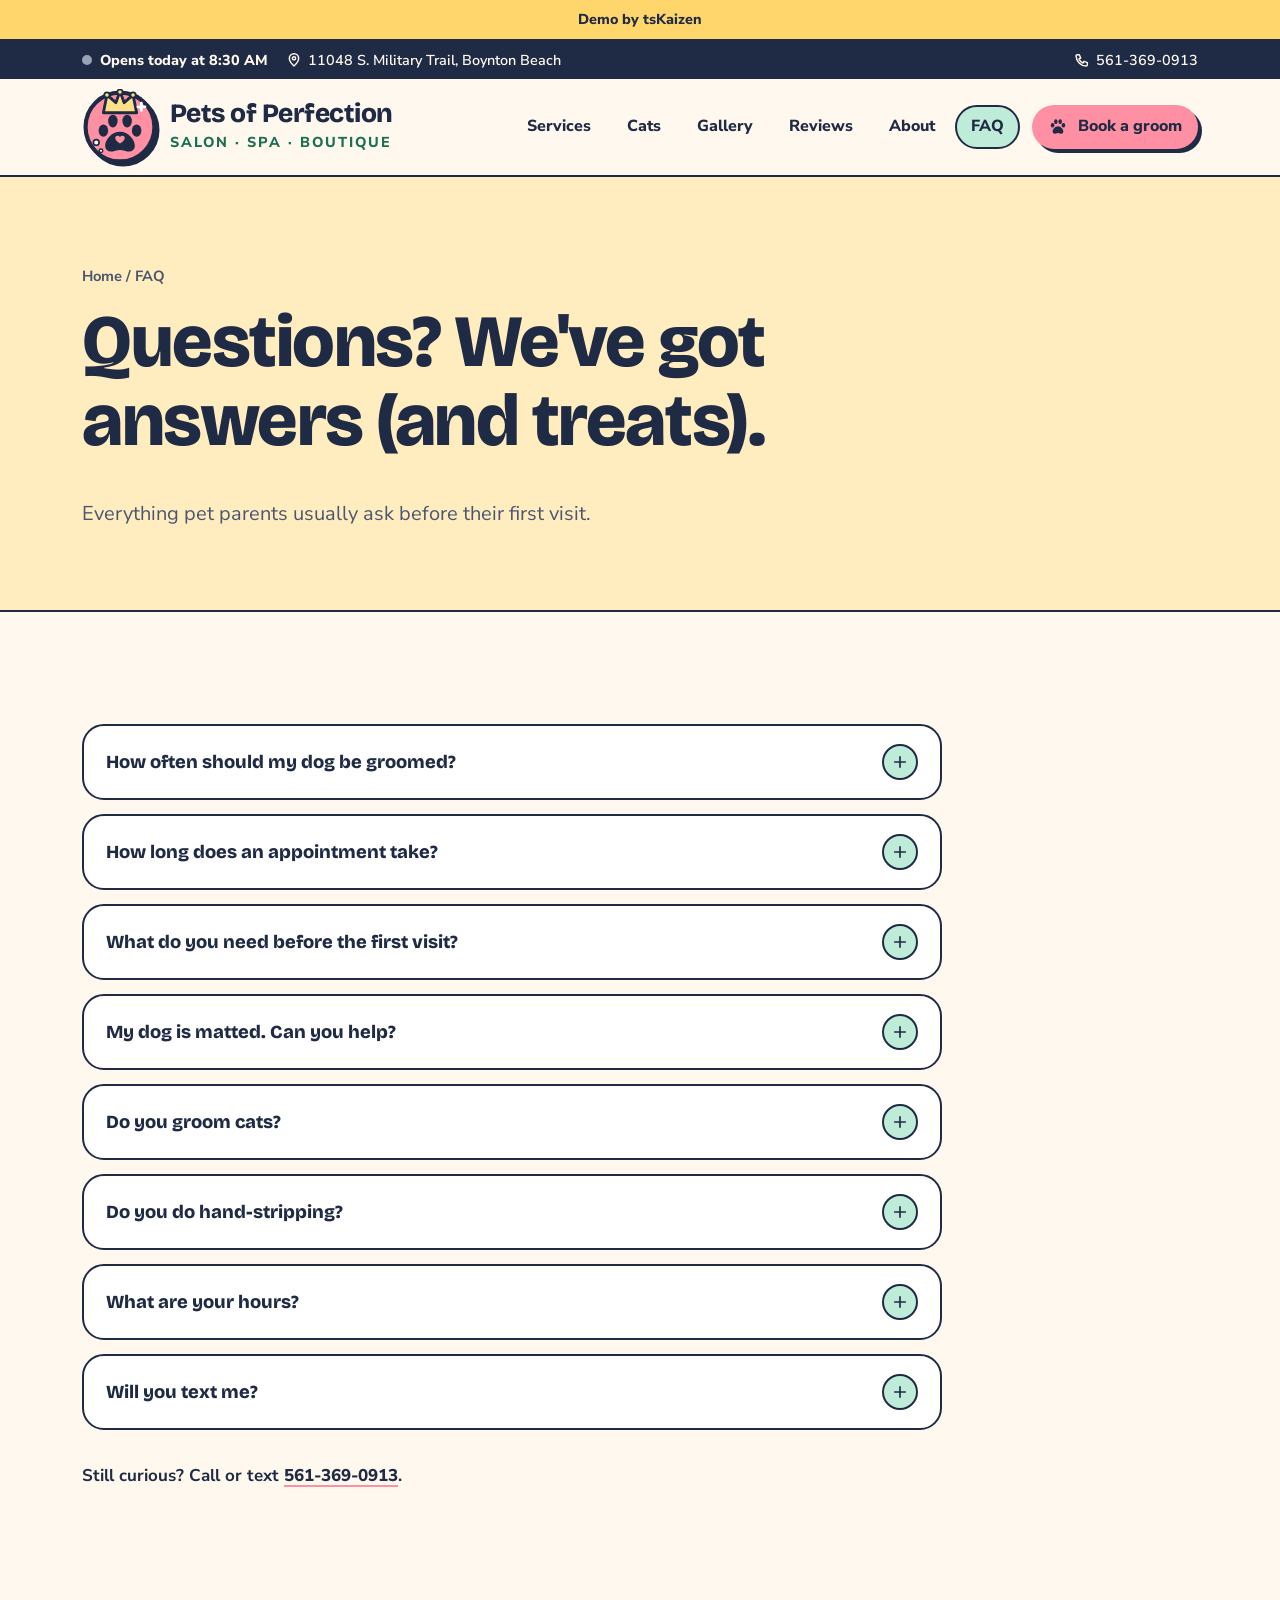
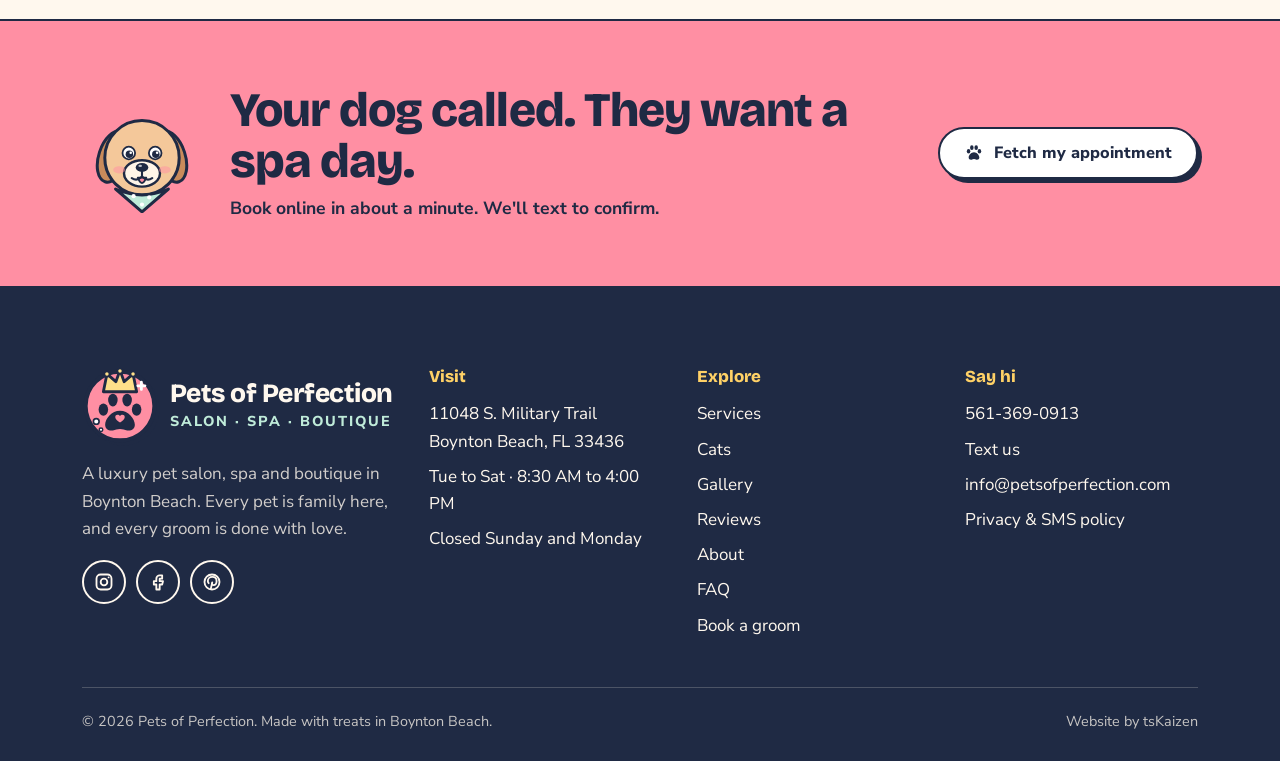
<file: faq.html>
<!doctype html>
<html lang="en">
<head>
<meta charset="utf-8">
<meta name="viewport" content="width=device-width, initial-scale=1">
<title>Grooming FAQ | Pets of Perfection, Boynton Beach</title>
<meta name="description" content="Answers about grooming frequency, appointment times, vaccines, matting, cats and hours at Pets of Perfection.">
<link rel="canonical" href="https://petsofperfection.com/faq.html">
<meta property="og:type" content="website">
<meta property="og:site_name" content="Pets of Perfection">
<meta property="og:title" content="Grooming FAQ | Pets of Perfection, Boynton Beach">
<meta property="og:description" content="Answers about grooming frequency, appointment times, vaccines, matting, cats and hours at Pets of Perfection.">
<meta property="og:url" content="https://petsofperfection.com/faq.html">
<meta name="theme-color" content="#FFF8EE">
<link rel="icon" href="img/favicon.svg" type="image/svg+xml">
<link rel="preconnect" href="https://fonts.googleapis.com">
<link rel="preconnect" href="https://fonts.gstatic.com" crossorigin>
<link href="https://fonts.googleapis.com/css2?family=Bricolage+Grotesque:opsz,wght@12..96,600;12..96,800&family=Caveat:wght@600;700&family=Nunito+Sans:opsz,wght@6..12,400;6..12,600;6..12,800&display=swap" rel="stylesheet">
<link rel="stylesheet" href="css/style.css">
<script>document.documentElement.classList.add("js");</script>

</head>
<body>
<a class="skip-link" href="#main">Skip to content</a>
<div class="demo-banner" role="note">Demo by tsKaizen</div>
<header class="site-header">
  <div class="topbar"><div class="wrap">
    <div class="topbar-left">
      <span class="status" data-open-status><span class="status-dot"></span><span class="status-text">Tue to Sat · 8:30 AM to 4:00 PM</span></span>
      <a class="topbar-hide-sm" href="https://www.google.com/maps/search/?api=1&query=Pets+of+Perfection+11048+S+Military+Trail+Boynton+Beach+FL+33436" target="_blank" rel="noopener"><svg viewBox="0 0 24 24" fill="none" stroke="currentColor" stroke-width="2.2" stroke-linecap="round" stroke-linejoin="round" aria-hidden="true" focusable="false"><path d="M12 21s-7-6.2-7-11.5A7 7 0 0 1 19 9.5C19 14.8 12 21 12 21z"/><circle cx="12" cy="9.5" r="2.5"/></svg>11048 S. Military Trail, Boynton Beach</a>
    </div>
    <a href="tel:+15613690913"><svg viewBox="0 0 24 24" fill="none" stroke="currentColor" stroke-width="2.2" stroke-linecap="round" stroke-linejoin="round" aria-hidden="true" focusable="false"><path d="M5 4h3l2 5-2.5 1.5a11 11 0 0 0 6 6L15 14l5 2v3a2 2 0 0 1-2 2A16 16 0 0 1 3 6a2 2 0 0 1 2-2"/></svg>561-369-0913</a>
  </div></div>
  <div class="wrap nav-row">
    <a class="brand" href="index.html" aria-label="Pets of Perfection home">
      <span class="brand-mark"><img src="img/logo-mark.svg" alt="" width="76" height="76"></span>
      <span><span class="brand-name">Pets of Perfection</span><span class="brand-sub">Salon · Spa · Boutique</span></span>
    </a>
    <button class="nav-toggle" type="button" aria-expanded="false" aria-controls="main-nav">
      <span class="sr-only">Menu</span><svg class="icon-open" viewBox="0 0 24 24" fill="none" stroke="currentColor" stroke-width="2.2" stroke-linecap="round" stroke-linejoin="round" aria-hidden="true" focusable="false"><path d="M4 7h16M4 12h16M4 17h16"/></svg><svg class="icon-close" viewBox="0 0 24 24" fill="none" stroke="currentColor" stroke-width="2.2" stroke-linecap="round" stroke-linejoin="round" aria-hidden="true" focusable="false"><path d="M6 6l12 12M18 6 6 18"/></svg>
    </button>
    <nav class="main-nav" id="main-nav" aria-label="Main">
      <ul><li><a href="services.html">Services</a></li><li><a href="cats.html">Cats</a></li><li><a href="gallery.html">Gallery</a></li><li><a href="reviews.html">Reviews</a></li><li><a href="about.html">About</a></li><li><a href="faq.html" aria-current="page">FAQ</a></li><li class="nav-cta"><a class="btn btn-pink btn-small" href="book.html"><svg viewBox="0 0 24 24" fill="currentColor" aria-hidden="true" focusable="false"><ellipse cx="5.5" cy="10" rx="2.1" ry="2.7"/><ellipse cx="9.4" cy="5.6" rx="2.1" ry="2.8"/><ellipse cx="14.6" cy="5.6" rx="2.1" ry="2.8"/><ellipse cx="18.5" cy="10" rx="2.1" ry="2.7"/><path d="M12 11.2c-3.4 0-6.4 3.5-6.4 6.2 0 1.9 1.6 2.9 3.4 2.6 1.2-.2 1.9-.7 3-.7s1.8.5 3 .7c1.8.3 3.4-.7 3.4-2.6 0-2.7-3-6.2-6.4-6.2z"/></svg>Book a groom</a></li></ul>
    </nav>
  </div>
</header>
<main id="main">
<section class="page-hero sun">
  <div class="wrap">
    <p class="crumbs"><a href="index.html">Home</a> / FAQ</p>
    <h1>Questions? We've got answers (and treats).</h1>
    <p class="lede">Everything pet parents usually ask before their first visit.</p>
  </div>
  
</section>
<section class="section" aria-label="Frequently asked questions">
  <div class="wrap"><div class="faq"><details class="reveal">
  <summary>How often should my dog be groomed?<span class="plus" aria-hidden="true"><svg viewBox="0 0 24 24" fill="none" stroke="currentColor" stroke-width="2.2" stroke-linecap="round" stroke-linejoin="round" aria-hidden="true" focusable="false"><path d="M12 5v14M5 12h14"/></svg></span></summary>
  <div class="answer"><p>Most dogs do best with a full groom every 4 to 8 weeks, depending on coat type. Doodles, Poodles and long coats lean toward every 4 to 6 weeks. Short coats can stretch longer with a spa bath in between. We're happy to suggest a schedule for your pet.</p></div>
</details><details class="reveal">
  <summary>How long does an appointment take?<span class="plus" aria-hidden="true"><svg viewBox="0 0 24 24" fill="none" stroke="currentColor" stroke-width="2.2" stroke-linecap="round" stroke-linejoin="round" aria-hidden="true" focusable="false"><path d="M12 5v14M5 12h14"/></svg></span></summary>
  <div class="answer"><p>Plan on a few hours for a full groom. Timing depends on size, coat and how your pet is feeling that day. We'll text you as soon as they're ready, so you're never left guessing.</p></div>
</details><details class="reveal">
  <summary>What do you need before the first visit?<span class="plus" aria-hidden="true"><svg viewBox="0 0 24 24" fill="none" stroke="currentColor" stroke-width="2.2" stroke-linecap="round" stroke-linejoin="round" aria-hidden="true" focusable="false"><path d="M12 5v14M5 12h14"/></svg></span></summary>
  <div class="answer"><p>Please make sure vaccinations, including rabies, are current and bring proof on your first visit. Tell us about any health issues, allergies or sensitive spots so we can plan around them.</p></div>
</details><details class="reveal">
  <summary>My dog is matted. Can you help?<span class="plus" aria-hidden="true"><svg viewBox="0 0 24 24" fill="none" stroke="currentColor" stroke-width="2.2" stroke-linecap="round" stroke-linejoin="round" aria-hidden="true" focusable="false"><path d="M12 5v14M5 12h14"/></svg></span></summary>
  <div class="answer"><p>Yes. Light matting can often be brushed out. Heavy matting is kinder to shave down and start fresh, because brushing out tight mats can hurt. We'll always talk it through with you first.</p></div>
</details><details class="reveal">
  <summary>Do you groom cats?<span class="plus" aria-hidden="true"><svg viewBox="0 0 24 24" fill="none" stroke="currentColor" stroke-width="2.2" stroke-linecap="round" stroke-linejoin="round" aria-hidden="true" focusable="false"><path d="M12 5v14M5 12h14"/></svg></span></summary>
  <div class="answer"><p>We do! Cat baths, lion cuts, comb-outs and nail trims. See the <a class="text-link" href="cats.html">cat page</a> for details.</p></div>
</details><details class="reveal">
  <summary>Do you do hand-stripping?<span class="plus" aria-hidden="true"><svg viewBox="0 0 24 24" fill="none" stroke="currentColor" stroke-width="2.2" stroke-linecap="round" stroke-linejoin="round" aria-hidden="true" focusable="false"><path d="M12 5v14M5 12h14"/></svg></span></summary>
  <div class="answer"><p>Yes. Hand-stripping keeps wire coats like Terriers and Schnauzers crisp and true to breed standard. It takes longer than clipping, so let us know when you book.</p></div>
</details><details class="reveal">
  <summary>What are your hours?<span class="plus" aria-hidden="true"><svg viewBox="0 0 24 24" fill="none" stroke="currentColor" stroke-width="2.2" stroke-linecap="round" stroke-linejoin="round" aria-hidden="true" focusable="false"><path d="M12 5v14M5 12h14"/></svg></span></summary>
  <div class="answer"><p>Tuesday to Saturday, 8:30 AM to 4:00 PM. Closed Sunday and Monday. Need a later pickup? Just ask, hours can be extended on request.</p></div>
</details><details class="reveal">
  <summary>Will you text me?<span class="plus" aria-hidden="true"><svg viewBox="0 0 24 24" fill="none" stroke="currentColor" stroke-width="2.2" stroke-linecap="round" stroke-linejoin="round" aria-hidden="true" focusable="false"><path d="M12 5v14M5 12h14"/></svg></span></summary>
  <div class="answer"><p>If you opt in, we text appointment reminders and a heads-up when your pet is ready for pickup. Reply STOP anytime to opt out. Details are in our <a class="text-link" href="policies.html">privacy &amp; SMS policy</a>.</p></div>
</details></div>
  <p style="margin-top:32px;font-weight:700">Still curious? Call or text <a class="text-link" href="tel:+15613690913">561-369-0913</a>.</p></div>
</section>
<section class="cta-band" aria-label="Book an appointment">
  <div class="wrap cta-inner">
    <svg class="cta-face" viewBox="0 0 200 200" aria-hidden="true" focusable="false"><ellipse cx="52" cy="106" rx="24" ry="44" transform="rotate(18 52 106)" fill="#C98B5B" stroke="#1F2A44" stroke-width="5"/><ellipse cx="148" cy="106" rx="24" ry="44" transform="rotate(-18 148 106)" fill="#C98B5B" stroke="#1F2A44" stroke-width="5"/><circle cx="100" cy="108" r="62" fill="#F4C89A" stroke="#1F2A44" stroke-width="5"/><g class="pet-eyes"><circle cx="78" cy="100" r="10.5" fill="#fff" stroke="#1F2A44" stroke-width="3"/><circle cx="122" cy="100" r="10.5" fill="#fff" stroke="#1F2A44" stroke-width="3"/><circle cx="79" cy="102" r="6.2" fill="#1F2A44"/><circle cx="123" cy="102" r="6.2" fill="#1F2A44"/><circle cx="81.2" cy="99.6" r="2.1" fill="#fff"/><circle cx="125.2" cy="99.6" r="2.1" fill="#fff"/></g><ellipse cx="100" cy="134" rx="30" ry="22" fill="#FFF5E8" stroke="#1F2A44" stroke-width="4"/><ellipse cx="100" cy="124" rx="10.5" ry="7.5" fill="#1F2A44"/><ellipse cx="97" cy="121.5" rx="3" ry="1.8" fill="#fff" opacity=".7"/><path d="M93 141 q7 18 14 0 z" fill="#FF8FA3" stroke="#1F2A44" stroke-width="3" stroke-linejoin="round"/><path d="M100 131 v8 M100 139 q-8 9 -17 3 M100 139 q8 9 17 3" fill="none" stroke="#1F2A44" stroke-width="3.5" stroke-linecap="round"/><ellipse cx="62" cy="128" rx="10" ry="6" fill="#FF8FA3" opacity=".5"/><ellipse cx="138" cy="128" rx="10" ry="6" fill="#FF8FA3" opacity=".5"/><path d="M56 160 Q100 180 144 160 L100 198 Z" fill="#BFEBD9" stroke="#1F2A44" stroke-width="5" stroke-linejoin="round"/><circle cx="86" cy="172" r="3.5" fill="#fff"/><circle cx="112" cy="174" r="3.5" fill="#fff"/><circle cx="100" cy="186" r="3.5" fill="#fff"/></svg>
    <div><h2>Your dog called. They want a spa day.</h2><p>Book online in about a minute. We'll text to confirm.</p></div>
    <div class="btn-row"><a class="btn" href="book.html"><svg viewBox="0 0 24 24" fill="currentColor" aria-hidden="true" focusable="false"><ellipse cx="5.5" cy="10" rx="2.1" ry="2.7"/><ellipse cx="9.4" cy="5.6" rx="2.1" ry="2.8"/><ellipse cx="14.6" cy="5.6" rx="2.1" ry="2.8"/><ellipse cx="18.5" cy="10" rx="2.1" ry="2.7"/><path d="M12 11.2c-3.4 0-6.4 3.5-6.4 6.2 0 1.9 1.6 2.9 3.4 2.6 1.2-.2 1.9-.7 3-.7s1.8.5 3 .7c1.8.3 3.4-.7 3.4-2.6 0-2.7-3-6.2-6.4-6.2z"/></svg>Fetch my appointment</a></div>
  </div>
</section>
</main>
<footer class="site-footer">
  <div class="wrap">
    <div class="foot-grid">
      <div>
        <a class="brand" href="index.html"><span class="brand-mark"><img src="img/logo-mark.svg" alt="" width="76" height="76"></span><span><span class="brand-name">Pets of Perfection</span><span class="brand-sub">Salon · Spa · Boutique</span></span></a>
        <p class="foot-about">A luxury pet salon, spa and boutique in Boynton Beach. Every pet is family here, and every groom is done with love.</p>
        <div class="socials">
          <a href="https://www.instagram.com/petsofperfection/" target="_blank" rel="noopener" aria-label="Instagram"><svg viewBox="0 0 24 24" fill="none" stroke="currentColor" stroke-width="2.2" stroke-linecap="round" stroke-linejoin="round" aria-hidden="true" focusable="false"><rect x="3" y="3" width="18" height="18" rx="5"/><circle cx="12" cy="12" r="4"/><path d="M17.5 6.5h.01"/></svg></a>
          <a href="https://www.facebook.com/petsofperfection/" target="_blank" rel="noopener" aria-label="Facebook"><svg viewBox="0 0 24 24" fill="none" stroke="currentColor" stroke-width="2.2" stroke-linecap="round" stroke-linejoin="round" aria-hidden="true" focusable="false"><path d="M14 8h3V4h-3a4 4 0 0 0-4 4v3H7v4h3v6h4v-6h3l1-4h-4V8.5c0-.3.2-.5.5-.5z"/></svg></a>
          <a href="https://www.pinterest.com/petsofperfect/" target="_blank" rel="noopener" aria-label="Pinterest"><svg viewBox="0 0 24 24" fill="none" stroke="currentColor" stroke-width="2.2" stroke-linecap="round" stroke-linejoin="round" aria-hidden="true" focusable="false"><circle cx="12" cy="12" r="9"/><path d="M10.6 20l1.7-7.4"/><path d="M8 13.4c-.6-.6-1-1.5-1-2.5 0-2.7 2.3-5 5.4-5 3 0 5.1 2 5.1 4.8 0 2.8-1.5 5-3.8 5-1.2 0-2-.8-1.8-2"/></svg></a>
        </div>
      </div>
      <div>
        <h4>Visit</h4>
        <ul>
          <li><a href="https://www.google.com/maps/search/?api=1&query=Pets+of+Perfection+11048+S+Military+Trail+Boynton+Beach+FL+33436" target="_blank" rel="noopener">11048 S. Military Trail<br>Boynton Beach, FL 33436</a></li>
          <li>Tue to Sat · 8:30 AM to 4:00 PM</li>
          <li>Closed Sunday and Monday</li>
        </ul>
      </div>
      <div>
        <h4>Explore</h4>
        <ul><li><a href="services.html">Services</a></li><li><a href="cats.html">Cats</a></li><li><a href="gallery.html">Gallery</a></li><li><a href="reviews.html">Reviews</a></li><li><a href="about.html">About</a></li><li><a href="faq.html">FAQ</a></li><li><a href="book.html">Book a groom</a></li></ul>
      </div>
      <div>
        <h4>Say hi</h4>
        <ul>
          <li><a href="tel:+15613690913">561-369-0913</a></li>
          <li><a href="sms:+15613690913">Text us</a></li>
          <li><a href="mailto:info@petsofperfection.com">info@petsofperfection.com</a></li>
          <li><a href="policies.html">Privacy &amp; SMS policy</a></li>
        </ul>
      </div>
    </div>
    <div class="foot-bottom">
      <span>&copy; <span data-year>2026</span> Pets of Perfection. Made with treats in Boynton Beach.</span>
      <span>Website by <a href="https://tskaizen.com" target="_blank" rel="noopener">tsKaizen</a></span>
    </div>
  </div>
</footer>
<nav class="action-bar" aria-label="Quick actions">
  <a href="tel:+15613690913"><svg viewBox="0 0 24 24" fill="none" stroke="currentColor" stroke-width="2.2" stroke-linecap="round" stroke-linejoin="round" aria-hidden="true" focusable="false"><path d="M5 4h3l2 5-2.5 1.5a11 11 0 0 0 6 6L15 14l5 2v3a2 2 0 0 1-2 2A16 16 0 0 1 3 6a2 2 0 0 1 2-2"/></svg>Call</a>
  <a href="sms:+15613690913"><svg viewBox="0 0 24 24" fill="none" stroke="currentColor" stroke-width="2.2" stroke-linecap="round" stroke-linejoin="round" aria-hidden="true" focusable="false"><path d="M21 12a8 8 0 0 1-11.6 7.1L4 20l1.1-4.6A8 8 0 1 1 21 12z"/><path d="M8.5 12h.01M12 12h.01M15.5 12h.01"/></svg>Text</a>
  <a class="go" href="book.html"><svg viewBox="0 0 24 24" fill="currentColor" aria-hidden="true" focusable="false"><ellipse cx="5.5" cy="10" rx="2.1" ry="2.7"/><ellipse cx="9.4" cy="5.6" rx="2.1" ry="2.8"/><ellipse cx="14.6" cy="5.6" rx="2.1" ry="2.8"/><ellipse cx="18.5" cy="10" rx="2.1" ry="2.7"/><path d="M12 11.2c-3.4 0-6.4 3.5-6.4 6.2 0 1.9 1.6 2.9 3.4 2.6 1.2-.2 1.9-.7 3-.7s1.8.5 3 .7c1.8.3 3.4-.7 3.4-2.6 0-2.7-3-6.2-6.4-6.2z"/></svg>Book now</a>
</nav>
<script src="js/config.js"></script>
<script src="js/main.js" defer></script>
</body>
</html>
</file>
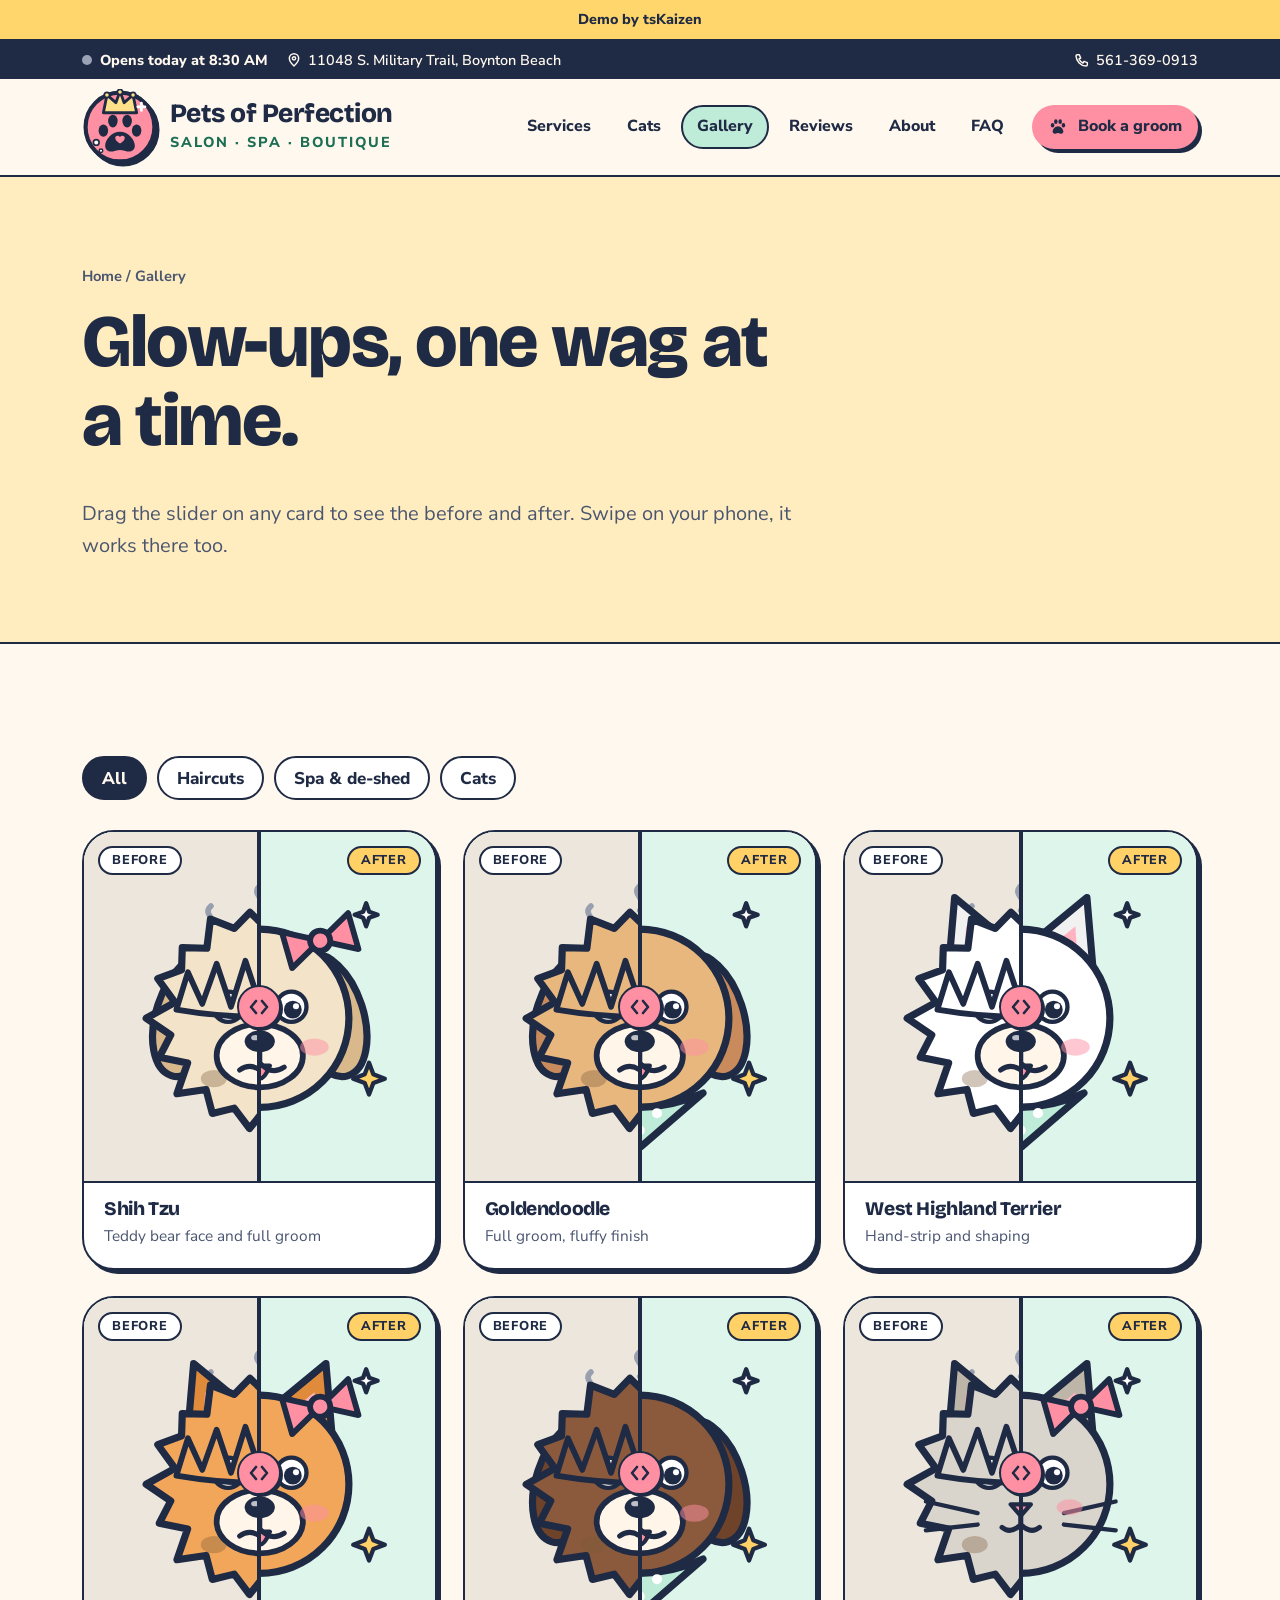
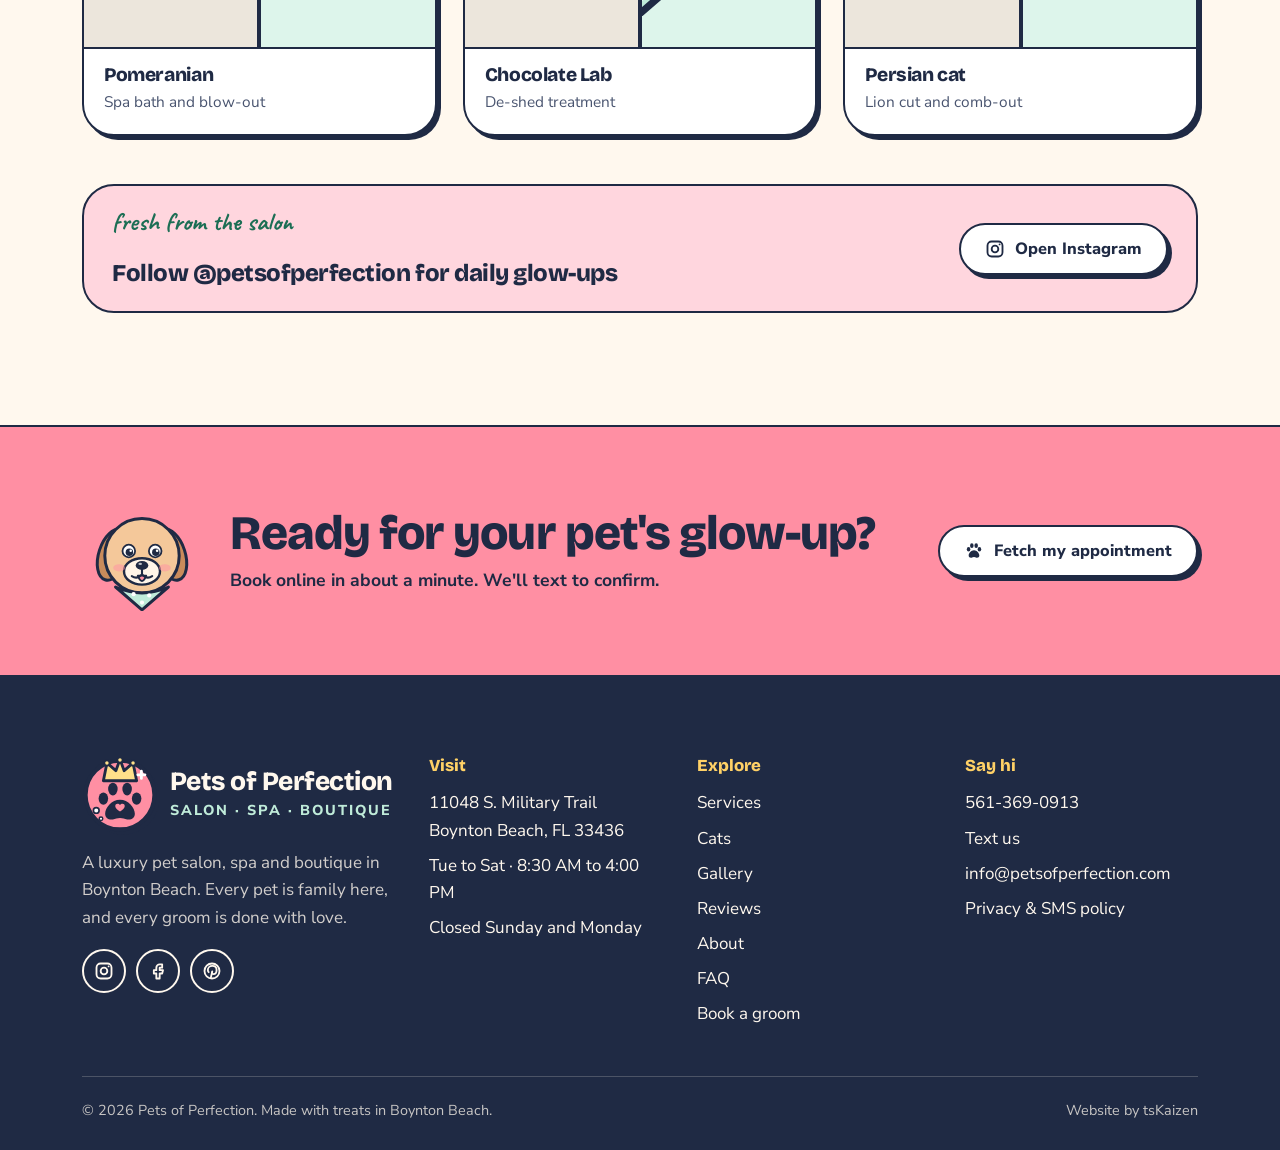
<file: gallery.html>
<!doctype html>
<html lang="en">
<head>
<meta charset="utf-8">
<meta name="viewport" content="width=device-width, initial-scale=1">
<title>Grooming Gallery: Before & After | Pets of Perfection</title>
<meta name="description" content="Before and after dog and cat grooms from Pets of Perfection in Boynton Beach.">
<link rel="canonical" href="https://petsofperfection.com/gallery.html">
<meta property="og:type" content="website">
<meta property="og:site_name" content="Pets of Perfection">
<meta property="og:title" content="Grooming Gallery: Before & After | Pets of Perfection">
<meta property="og:description" content="Before and after dog and cat grooms from Pets of Perfection in Boynton Beach.">
<meta property="og:url" content="https://petsofperfection.com/gallery.html">
<meta name="theme-color" content="#FFF8EE">
<link rel="icon" href="img/favicon.svg" type="image/svg+xml">
<link rel="preconnect" href="https://fonts.googleapis.com">
<link rel="preconnect" href="https://fonts.gstatic.com" crossorigin>
<link href="https://fonts.googleapis.com/css2?family=Bricolage+Grotesque:opsz,wght@12..96,600;12..96,800&family=Caveat:wght@600;700&family=Nunito+Sans:opsz,wght@6..12,400;6..12,600;6..12,800&display=swap" rel="stylesheet">
<link rel="stylesheet" href="css/style.css">
<script>document.documentElement.classList.add("js");</script>

</head>
<body>
<a class="skip-link" href="#main">Skip to content</a>
<div class="demo-banner" role="note">Demo by tsKaizen</div>
<header class="site-header">
  <div class="topbar"><div class="wrap">
    <div class="topbar-left">
      <span class="status" data-open-status><span class="status-dot"></span><span class="status-text">Tue to Sat · 8:30 AM to 4:00 PM</span></span>
      <a class="topbar-hide-sm" href="https://www.google.com/maps/search/?api=1&query=Pets+of+Perfection+11048+S+Military+Trail+Boynton+Beach+FL+33436" target="_blank" rel="noopener"><svg viewBox="0 0 24 24" fill="none" stroke="currentColor" stroke-width="2.2" stroke-linecap="round" stroke-linejoin="round" aria-hidden="true" focusable="false"><path d="M12 21s-7-6.2-7-11.5A7 7 0 0 1 19 9.5C19 14.8 12 21 12 21z"/><circle cx="12" cy="9.5" r="2.5"/></svg>11048 S. Military Trail, Boynton Beach</a>
    </div>
    <a href="tel:+15613690913"><svg viewBox="0 0 24 24" fill="none" stroke="currentColor" stroke-width="2.2" stroke-linecap="round" stroke-linejoin="round" aria-hidden="true" focusable="false"><path d="M5 4h3l2 5-2.5 1.5a11 11 0 0 0 6 6L15 14l5 2v3a2 2 0 0 1-2 2A16 16 0 0 1 3 6a2 2 0 0 1 2-2"/></svg>561-369-0913</a>
  </div></div>
  <div class="wrap nav-row">
    <a class="brand" href="index.html" aria-label="Pets of Perfection home">
      <span class="brand-mark"><img src="img/logo-mark.svg" alt="" width="76" height="76"></span>
      <span><span class="brand-name">Pets of Perfection</span><span class="brand-sub">Salon · Spa · Boutique</span></span>
    </a>
    <button class="nav-toggle" type="button" aria-expanded="false" aria-controls="main-nav">
      <span class="sr-only">Menu</span><svg class="icon-open" viewBox="0 0 24 24" fill="none" stroke="currentColor" stroke-width="2.2" stroke-linecap="round" stroke-linejoin="round" aria-hidden="true" focusable="false"><path d="M4 7h16M4 12h16M4 17h16"/></svg><svg class="icon-close" viewBox="0 0 24 24" fill="none" stroke="currentColor" stroke-width="2.2" stroke-linecap="round" stroke-linejoin="round" aria-hidden="true" focusable="false"><path d="M6 6l12 12M18 6 6 18"/></svg>
    </button>
    <nav class="main-nav" id="main-nav" aria-label="Main">
      <ul><li><a href="services.html">Services</a></li><li><a href="cats.html">Cats</a></li><li><a href="gallery.html" aria-current="page">Gallery</a></li><li><a href="reviews.html">Reviews</a></li><li><a href="about.html">About</a></li><li><a href="faq.html">FAQ</a></li><li class="nav-cta"><a class="btn btn-pink btn-small" href="book.html"><svg viewBox="0 0 24 24" fill="currentColor" aria-hidden="true" focusable="false"><ellipse cx="5.5" cy="10" rx="2.1" ry="2.7"/><ellipse cx="9.4" cy="5.6" rx="2.1" ry="2.8"/><ellipse cx="14.6" cy="5.6" rx="2.1" ry="2.8"/><ellipse cx="18.5" cy="10" rx="2.1" ry="2.7"/><path d="M12 11.2c-3.4 0-6.4 3.5-6.4 6.2 0 1.9 1.6 2.9 3.4 2.6 1.2-.2 1.9-.7 3-.7s1.8.5 3 .7c1.8.3 3.4-.7 3.4-2.6 0-2.7-3-6.2-6.4-6.2z"/></svg>Book a groom</a></li></ul>
    </nav>
  </div>
</header>
<main id="main">
<section class="page-hero sun">
  <div class="wrap">
    <p class="crumbs"><a href="index.html">Home</a> / Gallery</p>
    <h1>Glow-ups, one wag at a time.</h1>
    <p class="lede">Drag the slider on any card to see the before and after. Swipe on your phone, it works there too.</p>
  </div>
  
</section>

<section class="section" aria-labelledby="gal-title">
  <div class="wrap">
    <h2 id="gal-title" class="sr-only">Before and after grooms</h2>
    <div class="chips" role="group" aria-label="Filter grooms">
      <button class="chip" type="button" data-filter="all" aria-pressed="true">All</button>
      <button class="chip" type="button" data-filter="cuts" aria-pressed="false">Haircuts</button>
      <button class="chip" type="button" data-filter="spa" aria-pressed="false">Spa &amp; de-shed</button>
      <button class="chip" type="button" data-filter="cats" aria-pressed="false">Cats</button>
    </div>
    <p id="gallery-live" class="sr-only" aria-live="polite"></p>
    <div class="gallery"><article class="ba-card reveal d0" data-cat="cuts">
  <div class="ba">
    <div class="ba-img ba-after" style="background:var(--mint-2)"><svg viewBox="0 0 200 200" aria-hidden="true" focusable="false"><ellipse cx="52" cy="106" rx="24" ry="44" transform="rotate(18 52 106)" fill="#D9B98C" stroke="#1F2A44" stroke-width="5"/><ellipse cx="148" cy="106" rx="24" ry="44" transform="rotate(-18 148 106)" fill="#D9B98C" stroke="#1F2A44" stroke-width="5"/><circle cx="100" cy="108" r="62" fill="#F3E3C8" stroke="#1F2A44" stroke-width="5"/><g class="pet-eyes"><circle cx="78" cy="100" r="10.5" fill="#fff" stroke="#1F2A44" stroke-width="3"/><circle cx="122" cy="100" r="10.5" fill="#fff" stroke="#1F2A44" stroke-width="3"/><circle cx="79" cy="102" r="6.2" fill="#1F2A44"/><circle cx="123" cy="102" r="6.2" fill="#1F2A44"/><circle cx="81.2" cy="99.6" r="2.1" fill="#fff"/><circle cx="125.2" cy="99.6" r="2.1" fill="#fff"/></g><ellipse cx="100" cy="134" rx="30" ry="22" fill="#FFF5E8" stroke="#1F2A44" stroke-width="4"/><ellipse cx="100" cy="124" rx="10.5" ry="7.5" fill="#1F2A44"/><ellipse cx="97" cy="121.5" rx="3" ry="1.8" fill="#fff" opacity=".7"/><path d="M93 141 q7 18 14 0 z" fill="#FF8FA3" stroke="#1F2A44" stroke-width="3" stroke-linejoin="round"/><path d="M100 131 v8 M100 139 q-8 9 -17 3 M100 139 q8 9 17 3" fill="none" stroke="#1F2A44" stroke-width="3.5" stroke-linecap="round"/><ellipse cx="62" cy="128" rx="10" ry="6" fill="#FF8FA3" opacity=".5"/><ellipse cx="138" cy="128" rx="10" ry="6" fill="#FF8FA3" opacity=".5"/><g transform="translate(142 54) rotate(-16)"><path d="M0 0 L-24 -13 L-24 13 Z" fill="#FF8FA3" stroke="#1F2A44" stroke-width="4" stroke-linejoin="round"/><path d="M0 0 L24 -13 L24 13 Z" fill="#FF8FA3" stroke="#1F2A44" stroke-width="4" stroke-linejoin="round"/><circle r="7" fill="#FF8FA3" stroke="#1F2A44" stroke-width="4"/></g><polygon points="28.0,33.0 31.5,42.5 41.0,46.0 31.5,49.5 28.0,59.0 24.5,49.5 15.0,46.0 24.5,42.5" fill="#FFD166" stroke="#1F2A44" stroke-width="3" stroke-linejoin="round"/><polygon points="176.0,139.0 179.0,147.0 187.0,150.0 179.0,153.0 176.0,161.0 173.0,153.0 165.0,150.0 173.0,147.0" fill="#FFD166" stroke="#1F2A44" stroke-width="3" stroke-linejoin="round"/><polygon points="174.0,28.0 176.1,33.9 182.0,36.0 176.1,38.1 174.0,44.0 171.9,38.1 166.0,36.0 171.9,33.9" fill="#fff" stroke="#1F2A44" stroke-width="3" stroke-linejoin="round"/></svg></div>
    <div class="ba-img ba-before" style="background:#ECE6DC"><svg viewBox="0 0 200 200" aria-hidden="true" focusable="false"><g fill="none" stroke="#8A93A8" stroke-width="4" stroke-linecap="round" opacity=".85"><path d="M66 30c-7 6 7 10 0 17"/><path d="M100 16c-7 6 7 10 0 17"/><path d="M134 30c-7 6 7 10 0 17"/></g><ellipse cx="52" cy="106" rx="24" ry="44" transform="rotate(18 52 106)" fill="#D9B98C" stroke="#1F2A44" stroke-width="5"/><ellipse cx="148" cy="106" rx="24" ry="44" transform="rotate(-18 148 106)" fill="#D9B98C" stroke="#1F2A44" stroke-width="5"/><polygon points="159.0,108.0 173.7,121.8 158.7,130.8 167.2,149.6 144.3,148.4 145.8,168.6 128.5,165.3 120.0,178.2 105.6,168.7 92.9,184.7 82.2,170.5 67.0,174.2 62.6,157.5 42.4,160.5 49.8,139.1 30.1,135.1 38.1,119.6 21.0,108.0 41.0,97.0 29.1,80.5 45.6,74.3 46.1,58.8 63.2,59.3 65.7,39.1 82.2,45.5 93.2,34.3 105.7,46.3 121.3,33.0 126.3,55.2 145.2,48.1 146.6,65.6 167.2,66.4 155.9,86.3 174.7,94.0" fill="#F3E3C8" stroke="#1F2A44" stroke-width="5" stroke-linejoin="round"/><ellipse cx="68" cy="150" rx="9" ry="6" fill="#7A5A3A" opacity=".35"/><ellipse cx="134" cy="70" rx="7" ry="5" fill="#7A5A3A" opacity=".3"/><g class="pet-eyes"><circle cx="78" cy="100" r="10.5" fill="#fff" stroke="#1F2A44" stroke-width="3"/><circle cx="122" cy="100" r="10.5" fill="#fff" stroke="#1F2A44" stroke-width="3"/><circle cx="79" cy="102" r="6.2" fill="#1F2A44"/><circle cx="123" cy="102" r="6.2" fill="#1F2A44"/><circle cx="81.2" cy="99.6" r="2.1" fill="#fff"/><circle cx="125.2" cy="99.6" r="2.1" fill="#fff"/></g><path d="M42 102 L50 76 L60 98 L70 70 L80 100 L90 68 L100 98 L110 68 L120 100 L130 70 L140 98 L150 76 L158 102 Q100 112 42 102 Z" fill="#F3E3C8" stroke="#1F2A44" stroke-width="4" stroke-linejoin="round"/><ellipse cx="100" cy="134" rx="30" ry="22" fill="#FFF5E8" stroke="#1F2A44" stroke-width="4"/><ellipse cx="100" cy="124" rx="10.5" ry="7.5" fill="#1F2A44"/><ellipse cx="97" cy="121.5" rx="3" ry="1.8" fill="#fff" opacity=".7"/><path d="M86 144 q7 -5 14 0 q7 5 14 0" fill="none" stroke="#1F2A44" stroke-width="3.5" stroke-linecap="round"/></svg></div>
    <span class="ba-label l">Before</span><span class="ba-label r">After</span>
    <input type="range" min="0" max="100" value="50" aria-label="Drag to compare before and after: Shih Tzu">
    <span class="ba-handle" aria-hidden="true"></span>
  </div>
  <div class="ba-meta"><h3>Shih Tzu</h3><p>Teddy bear face and full groom</p></div>
</article><article class="ba-card reveal d1" data-cat="cuts">
  <div class="ba">
    <div class="ba-img ba-after" style="background:var(--mint-2)"><svg viewBox="0 0 200 200" aria-hidden="true" focusable="false"><ellipse cx="52" cy="106" rx="24" ry="44" transform="rotate(18 52 106)" fill="#C98B5B" stroke="#1F2A44" stroke-width="5"/><ellipse cx="148" cy="106" rx="24" ry="44" transform="rotate(-18 148 106)" fill="#C98B5B" stroke="#1F2A44" stroke-width="5"/><circle cx="100" cy="108" r="62" fill="#E8B77E" stroke="#1F2A44" stroke-width="5"/><g class="pet-eyes"><circle cx="78" cy="100" r="10.5" fill="#fff" stroke="#1F2A44" stroke-width="3"/><circle cx="122" cy="100" r="10.5" fill="#fff" stroke="#1F2A44" stroke-width="3"/><circle cx="79" cy="102" r="6.2" fill="#1F2A44"/><circle cx="123" cy="102" r="6.2" fill="#1F2A44"/><circle cx="81.2" cy="99.6" r="2.1" fill="#fff"/><circle cx="125.2" cy="99.6" r="2.1" fill="#fff"/></g><ellipse cx="100" cy="134" rx="30" ry="22" fill="#FFF5E8" stroke="#1F2A44" stroke-width="4"/><ellipse cx="100" cy="124" rx="10.5" ry="7.5" fill="#1F2A44"/><ellipse cx="97" cy="121.5" rx="3" ry="1.8" fill="#fff" opacity=".7"/><path d="M93 141 q7 18 14 0 z" fill="#FF8FA3" stroke="#1F2A44" stroke-width="3" stroke-linejoin="round"/><path d="M100 131 v8 M100 139 q-8 9 -17 3 M100 139 q8 9 17 3" fill="none" stroke="#1F2A44" stroke-width="3.5" stroke-linecap="round"/><ellipse cx="62" cy="128" rx="10" ry="6" fill="#FF8FA3" opacity=".5"/><ellipse cx="138" cy="128" rx="10" ry="6" fill="#FF8FA3" opacity=".5"/><path d="M56 160 Q100 180 144 160 L100 198 Z" fill="#BFEBD9" stroke="#1F2A44" stroke-width="5" stroke-linejoin="round"/><circle cx="86" cy="172" r="3.5" fill="#fff"/><circle cx="112" cy="174" r="3.5" fill="#fff"/><circle cx="100" cy="186" r="3.5" fill="#fff"/><polygon points="28.0,33.0 31.5,42.5 41.0,46.0 31.5,49.5 28.0,59.0 24.5,49.5 15.0,46.0 24.5,42.5" fill="#FFD166" stroke="#1F2A44" stroke-width="3" stroke-linejoin="round"/><polygon points="176.0,139.0 179.0,147.0 187.0,150.0 179.0,153.0 176.0,161.0 173.0,153.0 165.0,150.0 173.0,147.0" fill="#FFD166" stroke="#1F2A44" stroke-width="3" stroke-linejoin="round"/><polygon points="174.0,28.0 176.1,33.9 182.0,36.0 176.1,38.1 174.0,44.0 171.9,38.1 166.0,36.0 171.9,33.9" fill="#fff" stroke="#1F2A44" stroke-width="3" stroke-linejoin="round"/></svg></div>
    <div class="ba-img ba-before" style="background:#ECE6DC"><svg viewBox="0 0 200 200" aria-hidden="true" focusable="false"><g fill="none" stroke="#8A93A8" stroke-width="4" stroke-linecap="round" opacity=".85"><path d="M66 30c-7 6 7 10 0 17"/><path d="M100 16c-7 6 7 10 0 17"/><path d="M134 30c-7 6 7 10 0 17"/></g><ellipse cx="52" cy="106" rx="24" ry="44" transform="rotate(18 52 106)" fill="#C98B5B" stroke="#1F2A44" stroke-width="5"/><ellipse cx="148" cy="106" rx="24" ry="44" transform="rotate(-18 148 106)" fill="#C98B5B" stroke="#1F2A44" stroke-width="5"/><polygon points="159.0,108.0 173.7,121.8 158.7,130.8 167.2,149.6 144.3,148.4 145.8,168.6 128.5,165.3 120.0,178.2 105.6,168.7 92.9,184.7 82.2,170.5 67.0,174.2 62.6,157.5 42.4,160.5 49.8,139.1 30.1,135.1 38.1,119.6 21.0,108.0 41.0,97.0 29.1,80.5 45.6,74.3 46.1,58.8 63.2,59.3 65.7,39.1 82.2,45.5 93.2,34.3 105.7,46.3 121.3,33.0 126.3,55.2 145.2,48.1 146.6,65.6 167.2,66.4 155.9,86.3 174.7,94.0" fill="#E8B77E" stroke="#1F2A44" stroke-width="5" stroke-linejoin="round"/><ellipse cx="68" cy="150" rx="9" ry="6" fill="#7A5A3A" opacity=".35"/><ellipse cx="134" cy="70" rx="7" ry="5" fill="#7A5A3A" opacity=".3"/><g class="pet-eyes"><circle cx="78" cy="100" r="10.5" fill="#fff" stroke="#1F2A44" stroke-width="3"/><circle cx="122" cy="100" r="10.5" fill="#fff" stroke="#1F2A44" stroke-width="3"/><circle cx="79" cy="102" r="6.2" fill="#1F2A44"/><circle cx="123" cy="102" r="6.2" fill="#1F2A44"/><circle cx="81.2" cy="99.6" r="2.1" fill="#fff"/><circle cx="125.2" cy="99.6" r="2.1" fill="#fff"/></g><path d="M42 102 L50 76 L60 98 L70 70 L80 100 L90 68 L100 98 L110 68 L120 100 L130 70 L140 98 L150 76 L158 102 Q100 112 42 102 Z" fill="#E8B77E" stroke="#1F2A44" stroke-width="4" stroke-linejoin="round"/><ellipse cx="100" cy="134" rx="30" ry="22" fill="#FFF5E8" stroke="#1F2A44" stroke-width="4"/><ellipse cx="100" cy="124" rx="10.5" ry="7.5" fill="#1F2A44"/><ellipse cx="97" cy="121.5" rx="3" ry="1.8" fill="#fff" opacity=".7"/><path d="M86 144 q7 -5 14 0 q7 5 14 0" fill="none" stroke="#1F2A44" stroke-width="3.5" stroke-linecap="round"/></svg></div>
    <span class="ba-label l">Before</span><span class="ba-label r">After</span>
    <input type="range" min="0" max="100" value="50" aria-label="Drag to compare before and after: Goldendoodle">
    <span class="ba-handle" aria-hidden="true"></span>
  </div>
  <div class="ba-meta"><h3>Goldendoodle</h3><p>Full groom, fluffy finish</p></div>
</article><article class="ba-card reveal d2" data-cat="cuts">
  <div class="ba">
    <div class="ba-img ba-after" style="background:var(--mint-2)"><svg viewBox="0 0 200 200" aria-hidden="true" focusable="false"><path d="M48 94 L54 24 L100 62 Z" fill="#F1F1F1" stroke="#1F2A44" stroke-width="5" stroke-linejoin="round"/><path d="M152 94 L146 24 L100 62 Z" fill="#F1F1F1" stroke="#1F2A44" stroke-width="5" stroke-linejoin="round"/><path d="M60 76 L62 44 L84 62Z" fill="#FFB3C1"/><path d="M140 76 L138 44 L116 62Z" fill="#FFB3C1"/><circle cx="100" cy="108" r="62" fill="#FFFFFF" stroke="#1F2A44" stroke-width="5"/><g class="pet-eyes"><circle cx="78" cy="100" r="10.5" fill="#fff" stroke="#1F2A44" stroke-width="3"/><circle cx="122" cy="100" r="10.5" fill="#fff" stroke="#1F2A44" stroke-width="3"/><circle cx="79" cy="102" r="6.2" fill="#1F2A44"/><circle cx="123" cy="102" r="6.2" fill="#1F2A44"/><circle cx="81.2" cy="99.6" r="2.1" fill="#fff"/><circle cx="125.2" cy="99.6" r="2.1" fill="#fff"/></g><ellipse cx="100" cy="134" rx="30" ry="22" fill="#FFF5E8" stroke="#1F2A44" stroke-width="4"/><ellipse cx="100" cy="124" rx="10.5" ry="7.5" fill="#1F2A44"/><ellipse cx="97" cy="121.5" rx="3" ry="1.8" fill="#fff" opacity=".7"/><path d="M93 141 q7 18 14 0 z" fill="#FF8FA3" stroke="#1F2A44" stroke-width="3" stroke-linejoin="round"/><path d="M100 131 v8 M100 139 q-8 9 -17 3 M100 139 q8 9 17 3" fill="none" stroke="#1F2A44" stroke-width="3.5" stroke-linecap="round"/><ellipse cx="62" cy="128" rx="10" ry="6" fill="#FF8FA3" opacity=".5"/><ellipse cx="138" cy="128" rx="10" ry="6" fill="#FF8FA3" opacity=".5"/><path d="M56 160 Q100 180 144 160 L100 198 Z" fill="#BFEBD9" stroke="#1F2A44" stroke-width="5" stroke-linejoin="round"/><circle cx="86" cy="172" r="3.5" fill="#fff"/><circle cx="112" cy="174" r="3.5" fill="#fff"/><circle cx="100" cy="186" r="3.5" fill="#fff"/><polygon points="28.0,33.0 31.5,42.5 41.0,46.0 31.5,49.5 28.0,59.0 24.5,49.5 15.0,46.0 24.5,42.5" fill="#FFD166" stroke="#1F2A44" stroke-width="3" stroke-linejoin="round"/><polygon points="176.0,139.0 179.0,147.0 187.0,150.0 179.0,153.0 176.0,161.0 173.0,153.0 165.0,150.0 173.0,147.0" fill="#FFD166" stroke="#1F2A44" stroke-width="3" stroke-linejoin="round"/><polygon points="174.0,28.0 176.1,33.9 182.0,36.0 176.1,38.1 174.0,44.0 171.9,38.1 166.0,36.0 171.9,33.9" fill="#fff" stroke="#1F2A44" stroke-width="3" stroke-linejoin="round"/></svg></div>
    <div class="ba-img ba-before" style="background:#ECE6DC"><svg viewBox="0 0 200 200" aria-hidden="true" focusable="false"><g fill="none" stroke="#8A93A8" stroke-width="4" stroke-linecap="round" opacity=".85"><path d="M66 30c-7 6 7 10 0 17"/><path d="M100 16c-7 6 7 10 0 17"/><path d="M134 30c-7 6 7 10 0 17"/></g><path d="M48 94 L54 24 L100 62 Z" fill="#F1F1F1" stroke="#1F2A44" stroke-width="5" stroke-linejoin="round"/><path d="M152 94 L146 24 L100 62 Z" fill="#F1F1F1" stroke="#1F2A44" stroke-width="5" stroke-linejoin="round"/><path d="M60 76 L62 44 L84 62Z" fill="#FFB3C1"/><path d="M140 76 L138 44 L116 62Z" fill="#FFB3C1"/><polygon points="159.0,108.0 173.7,121.8 158.7,130.8 167.2,149.6 144.3,148.4 145.8,168.6 128.5,165.3 120.0,178.2 105.6,168.7 92.9,184.7 82.2,170.5 67.0,174.2 62.6,157.5 42.4,160.5 49.8,139.1 30.1,135.1 38.1,119.6 21.0,108.0 41.0,97.0 29.1,80.5 45.6,74.3 46.1,58.8 63.2,59.3 65.7,39.1 82.2,45.5 93.2,34.3 105.7,46.3 121.3,33.0 126.3,55.2 145.2,48.1 146.6,65.6 167.2,66.4 155.9,86.3 174.7,94.0" fill="#FFFFFF" stroke="#1F2A44" stroke-width="5" stroke-linejoin="round"/><ellipse cx="68" cy="150" rx="9" ry="6" fill="#7A5A3A" opacity=".35"/><ellipse cx="134" cy="70" rx="7" ry="5" fill="#7A5A3A" opacity=".3"/><g class="pet-eyes"><circle cx="78" cy="100" r="10.5" fill="#fff" stroke="#1F2A44" stroke-width="3"/><circle cx="122" cy="100" r="10.5" fill="#fff" stroke="#1F2A44" stroke-width="3"/><circle cx="79" cy="102" r="6.2" fill="#1F2A44"/><circle cx="123" cy="102" r="6.2" fill="#1F2A44"/><circle cx="81.2" cy="99.6" r="2.1" fill="#fff"/><circle cx="125.2" cy="99.6" r="2.1" fill="#fff"/></g><path d="M42 102 L50 76 L60 98 L70 70 L80 100 L90 68 L100 98 L110 68 L120 100 L130 70 L140 98 L150 76 L158 102 Q100 112 42 102 Z" fill="#FFFFFF" stroke="#1F2A44" stroke-width="4" stroke-linejoin="round"/><ellipse cx="100" cy="134" rx="30" ry="22" fill="#FFF5E8" stroke="#1F2A44" stroke-width="4"/><ellipse cx="100" cy="124" rx="10.5" ry="7.5" fill="#1F2A44"/><ellipse cx="97" cy="121.5" rx="3" ry="1.8" fill="#fff" opacity=".7"/><path d="M86 144 q7 -5 14 0 q7 5 14 0" fill="none" stroke="#1F2A44" stroke-width="3.5" stroke-linecap="round"/></svg></div>
    <span class="ba-label l">Before</span><span class="ba-label r">After</span>
    <input type="range" min="0" max="100" value="50" aria-label="Drag to compare before and after: West Highland Terrier">
    <span class="ba-handle" aria-hidden="true"></span>
  </div>
  <div class="ba-meta"><h3>West Highland Terrier</h3><p>Hand-strip and shaping</p></div>
</article><article class="ba-card reveal d0" data-cat="spa">
  <div class="ba">
    <div class="ba-img ba-after" style="background:var(--mint-2)"><svg viewBox="0 0 200 200" aria-hidden="true" focusable="false"><path d="M48 94 L54 24 L100 62 Z" fill="#E08A3C" stroke="#1F2A44" stroke-width="5" stroke-linejoin="round"/><path d="M152 94 L146 24 L100 62 Z" fill="#E08A3C" stroke="#1F2A44" stroke-width="5" stroke-linejoin="round"/><path d="M60 76 L62 44 L84 62Z" fill="#FFB3C1"/><path d="M140 76 L138 44 L116 62Z" fill="#FFB3C1"/><circle cx="100" cy="108" r="62" fill="#F2A65A" stroke="#1F2A44" stroke-width="5"/><g class="pet-eyes"><circle cx="78" cy="100" r="10.5" fill="#fff" stroke="#1F2A44" stroke-width="3"/><circle cx="122" cy="100" r="10.5" fill="#fff" stroke="#1F2A44" stroke-width="3"/><circle cx="79" cy="102" r="6.2" fill="#1F2A44"/><circle cx="123" cy="102" r="6.2" fill="#1F2A44"/><circle cx="81.2" cy="99.6" r="2.1" fill="#fff"/><circle cx="125.2" cy="99.6" r="2.1" fill="#fff"/></g><ellipse cx="100" cy="134" rx="30" ry="22" fill="#FFF5E8" stroke="#1F2A44" stroke-width="4"/><ellipse cx="100" cy="124" rx="10.5" ry="7.5" fill="#1F2A44"/><ellipse cx="97" cy="121.5" rx="3" ry="1.8" fill="#fff" opacity=".7"/><path d="M93 141 q7 18 14 0 z" fill="#FF8FA3" stroke="#1F2A44" stroke-width="3" stroke-linejoin="round"/><path d="M100 131 v8 M100 139 q-8 9 -17 3 M100 139 q8 9 17 3" fill="none" stroke="#1F2A44" stroke-width="3.5" stroke-linecap="round"/><ellipse cx="62" cy="128" rx="10" ry="6" fill="#FF8FA3" opacity=".5"/><ellipse cx="138" cy="128" rx="10" ry="6" fill="#FF8FA3" opacity=".5"/><g transform="translate(142 54) rotate(-16)"><path d="M0 0 L-24 -13 L-24 13 Z" fill="#FF8FA3" stroke="#1F2A44" stroke-width="4" stroke-linejoin="round"/><path d="M0 0 L24 -13 L24 13 Z" fill="#FF8FA3" stroke="#1F2A44" stroke-width="4" stroke-linejoin="round"/><circle r="7" fill="#FF8FA3" stroke="#1F2A44" stroke-width="4"/></g><polygon points="28.0,33.0 31.5,42.5 41.0,46.0 31.5,49.5 28.0,59.0 24.5,49.5 15.0,46.0 24.5,42.5" fill="#FFD166" stroke="#1F2A44" stroke-width="3" stroke-linejoin="round"/><polygon points="176.0,139.0 179.0,147.0 187.0,150.0 179.0,153.0 176.0,161.0 173.0,153.0 165.0,150.0 173.0,147.0" fill="#FFD166" stroke="#1F2A44" stroke-width="3" stroke-linejoin="round"/><polygon points="174.0,28.0 176.1,33.9 182.0,36.0 176.1,38.1 174.0,44.0 171.9,38.1 166.0,36.0 171.9,33.9" fill="#fff" stroke="#1F2A44" stroke-width="3" stroke-linejoin="round"/></svg></div>
    <div class="ba-img ba-before" style="background:#ECE6DC"><svg viewBox="0 0 200 200" aria-hidden="true" focusable="false"><g fill="none" stroke="#8A93A8" stroke-width="4" stroke-linecap="round" opacity=".85"><path d="M66 30c-7 6 7 10 0 17"/><path d="M100 16c-7 6 7 10 0 17"/><path d="M134 30c-7 6 7 10 0 17"/></g><path d="M48 94 L54 24 L100 62 Z" fill="#E08A3C" stroke="#1F2A44" stroke-width="5" stroke-linejoin="round"/><path d="M152 94 L146 24 L100 62 Z" fill="#E08A3C" stroke="#1F2A44" stroke-width="5" stroke-linejoin="round"/><path d="M60 76 L62 44 L84 62Z" fill="#FFB3C1"/><path d="M140 76 L138 44 L116 62Z" fill="#FFB3C1"/><polygon points="159.0,108.0 173.7,121.8 158.7,130.8 167.2,149.6 144.3,148.4 145.8,168.6 128.5,165.3 120.0,178.2 105.6,168.7 92.9,184.7 82.2,170.5 67.0,174.2 62.6,157.5 42.4,160.5 49.8,139.1 30.1,135.1 38.1,119.6 21.0,108.0 41.0,97.0 29.1,80.5 45.6,74.3 46.1,58.8 63.2,59.3 65.7,39.1 82.2,45.5 93.2,34.3 105.7,46.3 121.3,33.0 126.3,55.2 145.2,48.1 146.6,65.6 167.2,66.4 155.9,86.3 174.7,94.0" fill="#F2A65A" stroke="#1F2A44" stroke-width="5" stroke-linejoin="round"/><ellipse cx="68" cy="150" rx="9" ry="6" fill="#7A5A3A" opacity=".35"/><ellipse cx="134" cy="70" rx="7" ry="5" fill="#7A5A3A" opacity=".3"/><g class="pet-eyes"><circle cx="78" cy="100" r="10.5" fill="#fff" stroke="#1F2A44" stroke-width="3"/><circle cx="122" cy="100" r="10.5" fill="#fff" stroke="#1F2A44" stroke-width="3"/><circle cx="79" cy="102" r="6.2" fill="#1F2A44"/><circle cx="123" cy="102" r="6.2" fill="#1F2A44"/><circle cx="81.2" cy="99.6" r="2.1" fill="#fff"/><circle cx="125.2" cy="99.6" r="2.1" fill="#fff"/></g><path d="M42 102 L50 76 L60 98 L70 70 L80 100 L90 68 L100 98 L110 68 L120 100 L130 70 L140 98 L150 76 L158 102 Q100 112 42 102 Z" fill="#F2A65A" stroke="#1F2A44" stroke-width="4" stroke-linejoin="round"/><ellipse cx="100" cy="134" rx="30" ry="22" fill="#FFF5E8" stroke="#1F2A44" stroke-width="4"/><ellipse cx="100" cy="124" rx="10.5" ry="7.5" fill="#1F2A44"/><ellipse cx="97" cy="121.5" rx="3" ry="1.8" fill="#fff" opacity=".7"/><path d="M86 144 q7 -5 14 0 q7 5 14 0" fill="none" stroke="#1F2A44" stroke-width="3.5" stroke-linecap="round"/></svg></div>
    <span class="ba-label l">Before</span><span class="ba-label r">After</span>
    <input type="range" min="0" max="100" value="50" aria-label="Drag to compare before and after: Pomeranian">
    <span class="ba-handle" aria-hidden="true"></span>
  </div>
  <div class="ba-meta"><h3>Pomeranian</h3><p>Spa bath and blow-out</p></div>
</article><article class="ba-card reveal d1" data-cat="spa">
  <div class="ba">
    <div class="ba-img ba-after" style="background:var(--mint-2)"><svg viewBox="0 0 200 200" aria-hidden="true" focusable="false"><ellipse cx="52" cy="106" rx="24" ry="44" transform="rotate(18 52 106)" fill="#6E4329" stroke="#1F2A44" stroke-width="5"/><ellipse cx="148" cy="106" rx="24" ry="44" transform="rotate(-18 148 106)" fill="#6E4329" stroke="#1F2A44" stroke-width="5"/><circle cx="100" cy="108" r="62" fill="#8B5A3C" stroke="#1F2A44" stroke-width="5"/><g class="pet-eyes"><circle cx="78" cy="100" r="10.5" fill="#fff" stroke="#1F2A44" stroke-width="3"/><circle cx="122" cy="100" r="10.5" fill="#fff" stroke="#1F2A44" stroke-width="3"/><circle cx="79" cy="102" r="6.2" fill="#1F2A44"/><circle cx="123" cy="102" r="6.2" fill="#1F2A44"/><circle cx="81.2" cy="99.6" r="2.1" fill="#fff"/><circle cx="125.2" cy="99.6" r="2.1" fill="#fff"/></g><ellipse cx="100" cy="134" rx="30" ry="22" fill="#FFF5E8" stroke="#1F2A44" stroke-width="4"/><ellipse cx="100" cy="124" rx="10.5" ry="7.5" fill="#1F2A44"/><ellipse cx="97" cy="121.5" rx="3" ry="1.8" fill="#fff" opacity=".7"/><path d="M93 141 q7 18 14 0 z" fill="#FF8FA3" stroke="#1F2A44" stroke-width="3" stroke-linejoin="round"/><path d="M100 131 v8 M100 139 q-8 9 -17 3 M100 139 q8 9 17 3" fill="none" stroke="#1F2A44" stroke-width="3.5" stroke-linecap="round"/><ellipse cx="62" cy="128" rx="10" ry="6" fill="#FF8FA3" opacity=".5"/><ellipse cx="138" cy="128" rx="10" ry="6" fill="#FF8FA3" opacity=".5"/><path d="M56 160 Q100 180 144 160 L100 198 Z" fill="#BFEBD9" stroke="#1F2A44" stroke-width="5" stroke-linejoin="round"/><circle cx="86" cy="172" r="3.5" fill="#fff"/><circle cx="112" cy="174" r="3.5" fill="#fff"/><circle cx="100" cy="186" r="3.5" fill="#fff"/><polygon points="28.0,33.0 31.5,42.5 41.0,46.0 31.5,49.5 28.0,59.0 24.5,49.5 15.0,46.0 24.5,42.5" fill="#FFD166" stroke="#1F2A44" stroke-width="3" stroke-linejoin="round"/><polygon points="176.0,139.0 179.0,147.0 187.0,150.0 179.0,153.0 176.0,161.0 173.0,153.0 165.0,150.0 173.0,147.0" fill="#FFD166" stroke="#1F2A44" stroke-width="3" stroke-linejoin="round"/><polygon points="174.0,28.0 176.1,33.9 182.0,36.0 176.1,38.1 174.0,44.0 171.9,38.1 166.0,36.0 171.9,33.9" fill="#fff" stroke="#1F2A44" stroke-width="3" stroke-linejoin="round"/></svg></div>
    <div class="ba-img ba-before" style="background:#ECE6DC"><svg viewBox="0 0 200 200" aria-hidden="true" focusable="false"><g fill="none" stroke="#8A93A8" stroke-width="4" stroke-linecap="round" opacity=".85"><path d="M66 30c-7 6 7 10 0 17"/><path d="M100 16c-7 6 7 10 0 17"/><path d="M134 30c-7 6 7 10 0 17"/></g><ellipse cx="52" cy="106" rx="24" ry="44" transform="rotate(18 52 106)" fill="#6E4329" stroke="#1F2A44" stroke-width="5"/><ellipse cx="148" cy="106" rx="24" ry="44" transform="rotate(-18 148 106)" fill="#6E4329" stroke="#1F2A44" stroke-width="5"/><polygon points="159.0,108.0 173.7,121.8 158.7,130.8 167.2,149.6 144.3,148.4 145.8,168.6 128.5,165.3 120.0,178.2 105.6,168.7 92.9,184.7 82.2,170.5 67.0,174.2 62.6,157.5 42.4,160.5 49.8,139.1 30.1,135.1 38.1,119.6 21.0,108.0 41.0,97.0 29.1,80.5 45.6,74.3 46.1,58.8 63.2,59.3 65.7,39.1 82.2,45.5 93.2,34.3 105.7,46.3 121.3,33.0 126.3,55.2 145.2,48.1 146.6,65.6 167.2,66.4 155.9,86.3 174.7,94.0" fill="#8B5A3C" stroke="#1F2A44" stroke-width="5" stroke-linejoin="round"/><ellipse cx="68" cy="150" rx="9" ry="6" fill="#7A5A3A" opacity=".35"/><ellipse cx="134" cy="70" rx="7" ry="5" fill="#7A5A3A" opacity=".3"/><g class="pet-eyes"><circle cx="78" cy="100" r="10.5" fill="#fff" stroke="#1F2A44" stroke-width="3"/><circle cx="122" cy="100" r="10.5" fill="#fff" stroke="#1F2A44" stroke-width="3"/><circle cx="79" cy="102" r="6.2" fill="#1F2A44"/><circle cx="123" cy="102" r="6.2" fill="#1F2A44"/><circle cx="81.2" cy="99.6" r="2.1" fill="#fff"/><circle cx="125.2" cy="99.6" r="2.1" fill="#fff"/></g><path d="M42 102 L50 76 L60 98 L70 70 L80 100 L90 68 L100 98 L110 68 L120 100 L130 70 L140 98 L150 76 L158 102 Q100 112 42 102 Z" fill="#8B5A3C" stroke="#1F2A44" stroke-width="4" stroke-linejoin="round"/><ellipse cx="100" cy="134" rx="30" ry="22" fill="#FFF5E8" stroke="#1F2A44" stroke-width="4"/><ellipse cx="100" cy="124" rx="10.5" ry="7.5" fill="#1F2A44"/><ellipse cx="97" cy="121.5" rx="3" ry="1.8" fill="#fff" opacity=".7"/><path d="M86 144 q7 -5 14 0 q7 5 14 0" fill="none" stroke="#1F2A44" stroke-width="3.5" stroke-linecap="round"/></svg></div>
    <span class="ba-label l">Before</span><span class="ba-label r">After</span>
    <input type="range" min="0" max="100" value="50" aria-label="Drag to compare before and after: Chocolate Lab">
    <span class="ba-handle" aria-hidden="true"></span>
  </div>
  <div class="ba-meta"><h3>Chocolate Lab</h3><p>De-shed treatment</p></div>
</article><article class="ba-card reveal d2" data-cat="cats">
  <div class="ba">
    <div class="ba-img ba-after" style="background:var(--mint-2)"><svg viewBox="0 0 200 200" aria-hidden="true" focusable="false"><path d="M48 94 L54 24 L100 62 Z" fill="#BDB5A8" stroke="#1F2A44" stroke-width="5" stroke-linejoin="round"/><path d="M152 94 L146 24 L100 62 Z" fill="#BDB5A8" stroke="#1F2A44" stroke-width="5" stroke-linejoin="round"/><path d="M60 76 L62 44 L84 62Z" fill="#FFB3C1"/><path d="M140 76 L138 44 L116 62Z" fill="#FFB3C1"/><circle cx="100" cy="108" r="62" fill="#D9D4CC" stroke="#1F2A44" stroke-width="5"/><g class="pet-eyes"><circle cx="78" cy="100" r="10.5" fill="#fff" stroke="#1F2A44" stroke-width="3"/><circle cx="122" cy="100" r="10.5" fill="#fff" stroke="#1F2A44" stroke-width="3"/><circle cx="79" cy="102" r="6.2" fill="#1F2A44"/><circle cx="123" cy="102" r="6.2" fill="#1F2A44"/><circle cx="81.2" cy="99.6" r="2.1" fill="#fff"/><circle cx="125.2" cy="99.6" r="2.1" fill="#fff"/></g><path d="M93 122 h14 l-7 8z" fill="#FF8FA3" stroke="#1F2A44" stroke-width="3" stroke-linejoin="round"/><path d="M100 130 v6 M100 136 q-7 7 -13 2 M100 136 q7 7 13 2" fill="none" stroke="#1F2A44" stroke-width="3.5" stroke-linecap="round"/><g stroke="#1F2A44" stroke-width="3" stroke-linecap="round"><path d="M70 128 L34 120"/><path d="M70 136 L34 140"/><path d="M130 128 L166 120"/><path d="M130 136 L166 140"/></g><ellipse cx="66" cy="124" rx="9" ry="5.5" fill="#FF8FA3" opacity=".5"/><ellipse cx="134" cy="124" rx="9" ry="5.5" fill="#FF8FA3" opacity=".5"/><g transform="translate(142 54) rotate(-16)"><path d="M0 0 L-24 -13 L-24 13 Z" fill="#FF8FA3" stroke="#1F2A44" stroke-width="4" stroke-linejoin="round"/><path d="M0 0 L24 -13 L24 13 Z" fill="#FF8FA3" stroke="#1F2A44" stroke-width="4" stroke-linejoin="round"/><circle r="7" fill="#FF8FA3" stroke="#1F2A44" stroke-width="4"/></g><polygon points="28.0,33.0 31.5,42.5 41.0,46.0 31.5,49.5 28.0,59.0 24.5,49.5 15.0,46.0 24.5,42.5" fill="#FFD166" stroke="#1F2A44" stroke-width="3" stroke-linejoin="round"/><polygon points="176.0,139.0 179.0,147.0 187.0,150.0 179.0,153.0 176.0,161.0 173.0,153.0 165.0,150.0 173.0,147.0" fill="#FFD166" stroke="#1F2A44" stroke-width="3" stroke-linejoin="round"/><polygon points="174.0,28.0 176.1,33.9 182.0,36.0 176.1,38.1 174.0,44.0 171.9,38.1 166.0,36.0 171.9,33.9" fill="#fff" stroke="#1F2A44" stroke-width="3" stroke-linejoin="round"/></svg></div>
    <div class="ba-img ba-before" style="background:#ECE6DC"><svg viewBox="0 0 200 200" aria-hidden="true" focusable="false"><g fill="none" stroke="#8A93A8" stroke-width="4" stroke-linecap="round" opacity=".85"><path d="M66 30c-7 6 7 10 0 17"/><path d="M100 16c-7 6 7 10 0 17"/><path d="M134 30c-7 6 7 10 0 17"/></g><path d="M48 94 L54 24 L100 62 Z" fill="#BDB5A8" stroke="#1F2A44" stroke-width="5" stroke-linejoin="round"/><path d="M152 94 L146 24 L100 62 Z" fill="#BDB5A8" stroke="#1F2A44" stroke-width="5" stroke-linejoin="round"/><path d="M60 76 L62 44 L84 62Z" fill="#FFB3C1"/><path d="M140 76 L138 44 L116 62Z" fill="#FFB3C1"/><polygon points="159.0,108.0 173.7,121.8 158.7,130.8 167.2,149.6 144.3,148.4 145.8,168.6 128.5,165.3 120.0,178.2 105.6,168.7 92.9,184.7 82.2,170.5 67.0,174.2 62.6,157.5 42.4,160.5 49.8,139.1 30.1,135.1 38.1,119.6 21.0,108.0 41.0,97.0 29.1,80.5 45.6,74.3 46.1,58.8 63.2,59.3 65.7,39.1 82.2,45.5 93.2,34.3 105.7,46.3 121.3,33.0 126.3,55.2 145.2,48.1 146.6,65.6 167.2,66.4 155.9,86.3 174.7,94.0" fill="#D9D4CC" stroke="#1F2A44" stroke-width="5" stroke-linejoin="round"/><ellipse cx="68" cy="150" rx="9" ry="6" fill="#7A5A3A" opacity=".35"/><ellipse cx="134" cy="70" rx="7" ry="5" fill="#7A5A3A" opacity=".3"/><g class="pet-eyes"><circle cx="78" cy="100" r="10.5" fill="#fff" stroke="#1F2A44" stroke-width="3"/><circle cx="122" cy="100" r="10.5" fill="#fff" stroke="#1F2A44" stroke-width="3"/><circle cx="79" cy="102" r="6.2" fill="#1F2A44"/><circle cx="123" cy="102" r="6.2" fill="#1F2A44"/><circle cx="81.2" cy="99.6" r="2.1" fill="#fff"/><circle cx="125.2" cy="99.6" r="2.1" fill="#fff"/></g><path d="M42 102 L50 76 L60 98 L70 70 L80 100 L90 68 L100 98 L110 68 L120 100 L130 70 L140 98 L150 76 L158 102 Q100 112 42 102 Z" fill="#D9D4CC" stroke="#1F2A44" stroke-width="4" stroke-linejoin="round"/><path d="M93 122 h14 l-7 8z" fill="#FF8FA3" stroke="#1F2A44" stroke-width="3" stroke-linejoin="round"/><path d="M100 130 v6 M100 136 q-7 7 -13 2 M100 136 q7 7 13 2" fill="none" stroke="#1F2A44" stroke-width="3.5" stroke-linecap="round"/><g stroke="#1F2A44" stroke-width="3" stroke-linecap="round"><path d="M70 128 L34 120"/><path d="M70 136 L34 140"/><path d="M130 128 L166 120"/><path d="M130 136 L166 140"/></g></svg></div>
    <span class="ba-label l">Before</span><span class="ba-label r">After</span>
    <input type="range" min="0" max="100" value="50" aria-label="Drag to compare before and after: Persian cat">
    <span class="ba-handle" aria-hidden="true"></span>
  </div>
  <div class="ba-meta"><h3>Persian cat</h3><p>Lion cut and comb-out</p></div>
</article></div>
    <div class="insta-band reveal">
      <div><p class="hand">fresh from the salon</p><h3>Follow @petsofperfection for daily glow-ups</h3></div>
      <a class="btn" href="https://www.instagram.com/petsofperfection/" target="_blank" rel="noopener"><svg viewBox="0 0 24 24" fill="none" stroke="currentColor" stroke-width="2.2" stroke-linecap="round" stroke-linejoin="round" aria-hidden="true" focusable="false"><rect x="3" y="3" width="18" height="18" rx="5"/><circle cx="12" cy="12" r="4"/><path d="M17.5 6.5h.01"/></svg>Open Instagram</a>
    </div>
  </div>
</section>

<section class="cta-band" aria-label="Book an appointment">
  <div class="wrap cta-inner">
    <svg class="cta-face" viewBox="0 0 200 200" aria-hidden="true" focusable="false"><ellipse cx="52" cy="106" rx="24" ry="44" transform="rotate(18 52 106)" fill="#C98B5B" stroke="#1F2A44" stroke-width="5"/><ellipse cx="148" cy="106" rx="24" ry="44" transform="rotate(-18 148 106)" fill="#C98B5B" stroke="#1F2A44" stroke-width="5"/><circle cx="100" cy="108" r="62" fill="#F4C89A" stroke="#1F2A44" stroke-width="5"/><g class="pet-eyes"><circle cx="78" cy="100" r="10.5" fill="#fff" stroke="#1F2A44" stroke-width="3"/><circle cx="122" cy="100" r="10.5" fill="#fff" stroke="#1F2A44" stroke-width="3"/><circle cx="79" cy="102" r="6.2" fill="#1F2A44"/><circle cx="123" cy="102" r="6.2" fill="#1F2A44"/><circle cx="81.2" cy="99.6" r="2.1" fill="#fff"/><circle cx="125.2" cy="99.6" r="2.1" fill="#fff"/></g><ellipse cx="100" cy="134" rx="30" ry="22" fill="#FFF5E8" stroke="#1F2A44" stroke-width="4"/><ellipse cx="100" cy="124" rx="10.5" ry="7.5" fill="#1F2A44"/><ellipse cx="97" cy="121.5" rx="3" ry="1.8" fill="#fff" opacity=".7"/><path d="M93 141 q7 18 14 0 z" fill="#FF8FA3" stroke="#1F2A44" stroke-width="3" stroke-linejoin="round"/><path d="M100 131 v8 M100 139 q-8 9 -17 3 M100 139 q8 9 17 3" fill="none" stroke="#1F2A44" stroke-width="3.5" stroke-linecap="round"/><ellipse cx="62" cy="128" rx="10" ry="6" fill="#FF8FA3" opacity=".5"/><ellipse cx="138" cy="128" rx="10" ry="6" fill="#FF8FA3" opacity=".5"/><path d="M56 160 Q100 180 144 160 L100 198 Z" fill="#BFEBD9" stroke="#1F2A44" stroke-width="5" stroke-linejoin="round"/><circle cx="86" cy="172" r="3.5" fill="#fff"/><circle cx="112" cy="174" r="3.5" fill="#fff"/><circle cx="100" cy="186" r="3.5" fill="#fff"/></svg>
    <div><h2>Ready for your pet's glow-up?</h2><p>Book online in about a minute. We'll text to confirm.</p></div>
    <div class="btn-row"><a class="btn" href="book.html"><svg viewBox="0 0 24 24" fill="currentColor" aria-hidden="true" focusable="false"><ellipse cx="5.5" cy="10" rx="2.1" ry="2.7"/><ellipse cx="9.4" cy="5.6" rx="2.1" ry="2.8"/><ellipse cx="14.6" cy="5.6" rx="2.1" ry="2.8"/><ellipse cx="18.5" cy="10" rx="2.1" ry="2.7"/><path d="M12 11.2c-3.4 0-6.4 3.5-6.4 6.2 0 1.9 1.6 2.9 3.4 2.6 1.2-.2 1.9-.7 3-.7s1.8.5 3 .7c1.8.3 3.4-.7 3.4-2.6 0-2.7-3-6.2-6.4-6.2z"/></svg>Fetch my appointment</a></div>
  </div>
</section>
</main>
<footer class="site-footer">
  <div class="wrap">
    <div class="foot-grid">
      <div>
        <a class="brand" href="index.html"><span class="brand-mark"><img src="img/logo-mark.svg" alt="" width="76" height="76"></span><span><span class="brand-name">Pets of Perfection</span><span class="brand-sub">Salon · Spa · Boutique</span></span></a>
        <p class="foot-about">A luxury pet salon, spa and boutique in Boynton Beach. Every pet is family here, and every groom is done with love.</p>
        <div class="socials">
          <a href="https://www.instagram.com/petsofperfection/" target="_blank" rel="noopener" aria-label="Instagram"><svg viewBox="0 0 24 24" fill="none" stroke="currentColor" stroke-width="2.2" stroke-linecap="round" stroke-linejoin="round" aria-hidden="true" focusable="false"><rect x="3" y="3" width="18" height="18" rx="5"/><circle cx="12" cy="12" r="4"/><path d="M17.5 6.5h.01"/></svg></a>
          <a href="https://www.facebook.com/petsofperfection/" target="_blank" rel="noopener" aria-label="Facebook"><svg viewBox="0 0 24 24" fill="none" stroke="currentColor" stroke-width="2.2" stroke-linecap="round" stroke-linejoin="round" aria-hidden="true" focusable="false"><path d="M14 8h3V4h-3a4 4 0 0 0-4 4v3H7v4h3v6h4v-6h3l1-4h-4V8.5c0-.3.2-.5.5-.5z"/></svg></a>
          <a href="https://www.pinterest.com/petsofperfect/" target="_blank" rel="noopener" aria-label="Pinterest"><svg viewBox="0 0 24 24" fill="none" stroke="currentColor" stroke-width="2.2" stroke-linecap="round" stroke-linejoin="round" aria-hidden="true" focusable="false"><circle cx="12" cy="12" r="9"/><path d="M10.6 20l1.7-7.4"/><path d="M8 13.4c-.6-.6-1-1.5-1-2.5 0-2.7 2.3-5 5.4-5 3 0 5.1 2 5.1 4.8 0 2.8-1.5 5-3.8 5-1.2 0-2-.8-1.8-2"/></svg></a>
        </div>
      </div>
      <div>
        <h4>Visit</h4>
        <ul>
          <li><a href="https://www.google.com/maps/search/?api=1&query=Pets+of+Perfection+11048+S+Military+Trail+Boynton+Beach+FL+33436" target="_blank" rel="noopener">11048 S. Military Trail<br>Boynton Beach, FL 33436</a></li>
          <li>Tue to Sat · 8:30 AM to 4:00 PM</li>
          <li>Closed Sunday and Monday</li>
        </ul>
      </div>
      <div>
        <h4>Explore</h4>
        <ul><li><a href="services.html">Services</a></li><li><a href="cats.html">Cats</a></li><li><a href="gallery.html">Gallery</a></li><li><a href="reviews.html">Reviews</a></li><li><a href="about.html">About</a></li><li><a href="faq.html">FAQ</a></li><li><a href="book.html">Book a groom</a></li></ul>
      </div>
      <div>
        <h4>Say hi</h4>
        <ul>
          <li><a href="tel:+15613690913">561-369-0913</a></li>
          <li><a href="sms:+15613690913">Text us</a></li>
          <li><a href="mailto:info@petsofperfection.com">info@petsofperfection.com</a></li>
          <li><a href="policies.html">Privacy &amp; SMS policy</a></li>
        </ul>
      </div>
    </div>
    <div class="foot-bottom">
      <span>&copy; <span data-year>2026</span> Pets of Perfection. Made with treats in Boynton Beach.</span>
      <span>Website by <a href="https://tskaizen.com" target="_blank" rel="noopener">tsKaizen</a></span>
    </div>
  </div>
</footer>
<nav class="action-bar" aria-label="Quick actions">
  <a href="tel:+15613690913"><svg viewBox="0 0 24 24" fill="none" stroke="currentColor" stroke-width="2.2" stroke-linecap="round" stroke-linejoin="round" aria-hidden="true" focusable="false"><path d="M5 4h3l2 5-2.5 1.5a11 11 0 0 0 6 6L15 14l5 2v3a2 2 0 0 1-2 2A16 16 0 0 1 3 6a2 2 0 0 1 2-2"/></svg>Call</a>
  <a href="sms:+15613690913"><svg viewBox="0 0 24 24" fill="none" stroke="currentColor" stroke-width="2.2" stroke-linecap="round" stroke-linejoin="round" aria-hidden="true" focusable="false"><path d="M21 12a8 8 0 0 1-11.6 7.1L4 20l1.1-4.6A8 8 0 1 1 21 12z"/><path d="M8.5 12h.01M12 12h.01M15.5 12h.01"/></svg>Text</a>
  <a class="go" href="book.html"><svg viewBox="0 0 24 24" fill="currentColor" aria-hidden="true" focusable="false"><ellipse cx="5.5" cy="10" rx="2.1" ry="2.7"/><ellipse cx="9.4" cy="5.6" rx="2.1" ry="2.8"/><ellipse cx="14.6" cy="5.6" rx="2.1" ry="2.8"/><ellipse cx="18.5" cy="10" rx="2.1" ry="2.7"/><path d="M12 11.2c-3.4 0-6.4 3.5-6.4 6.2 0 1.9 1.6 2.9 3.4 2.6 1.2-.2 1.9-.7 3-.7s1.8.5 3 .7c1.8.3 3.4-.7 3.4-2.6 0-2.7-3-6.2-6.4-6.2z"/></svg>Book now</a>
</nav>
<script src="js/config.js"></script>
<script src="js/main.js" defer></script>
</body>
</html>
</file>
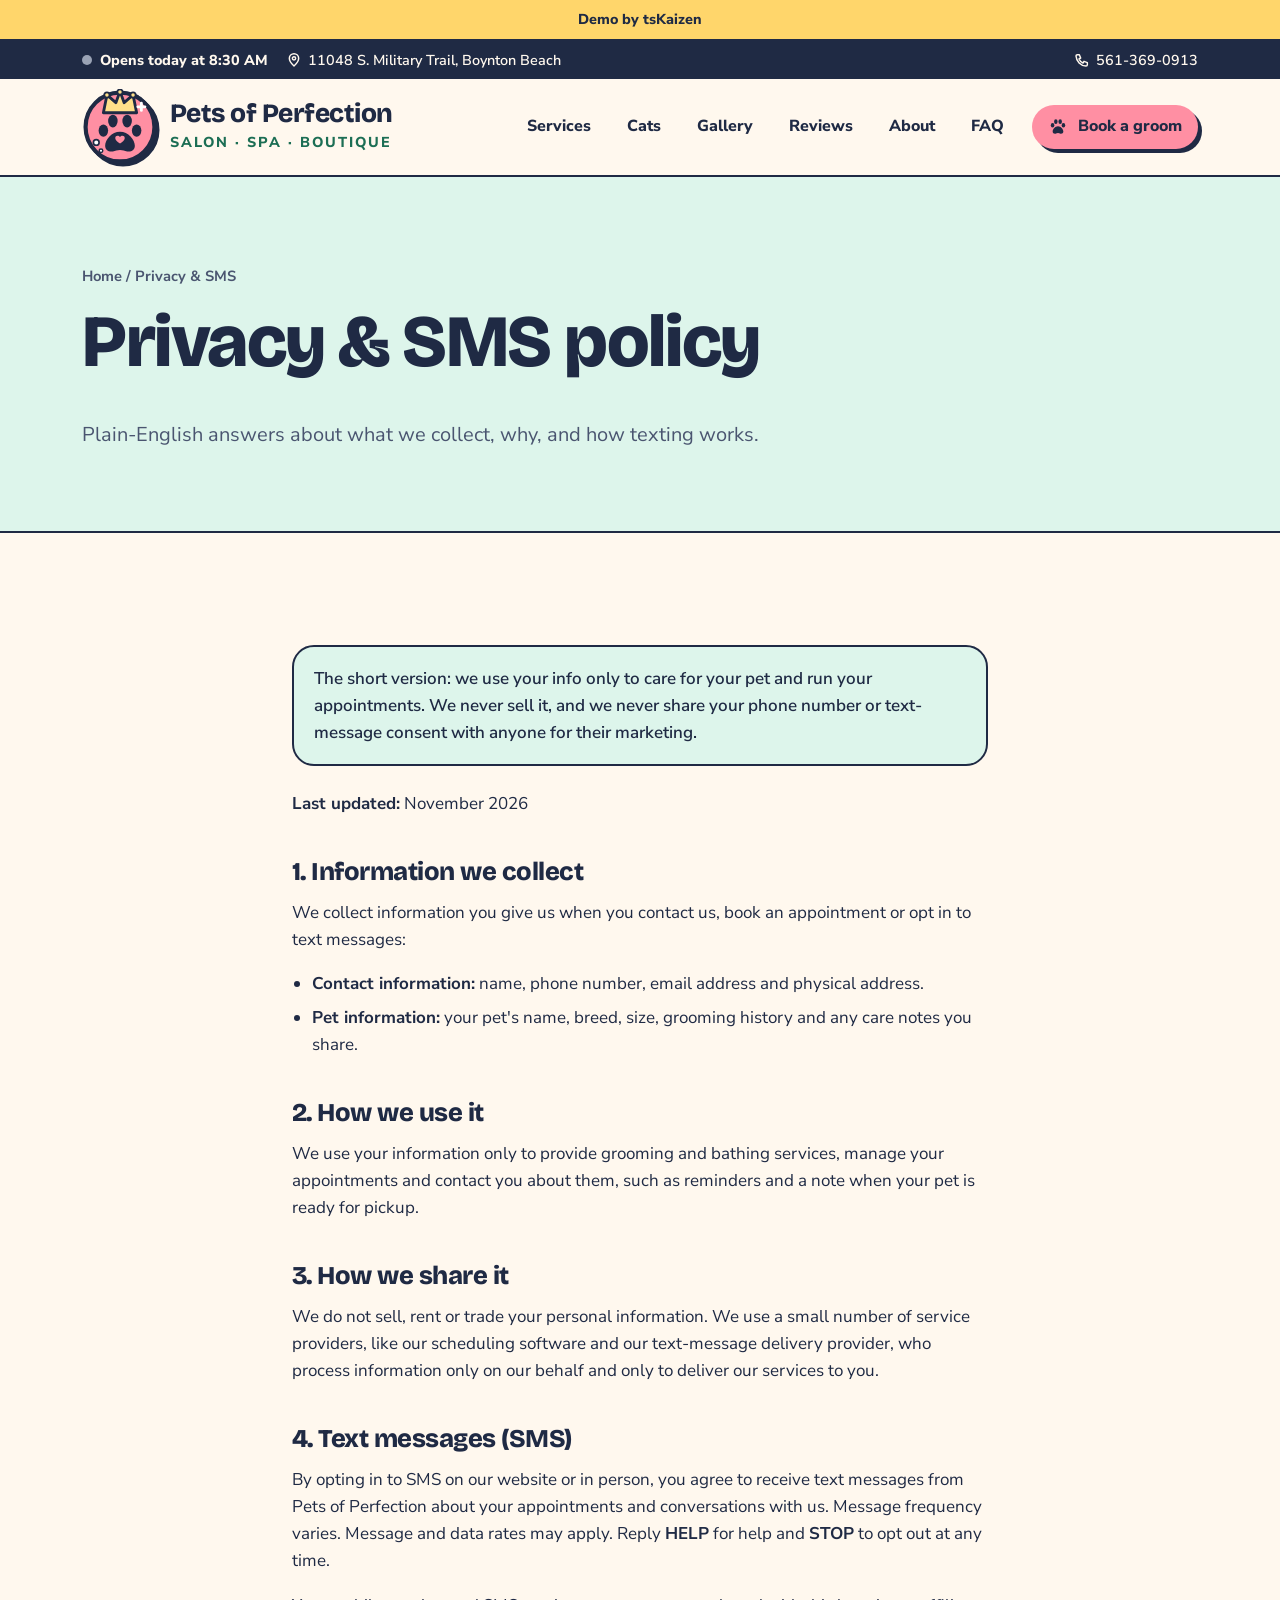
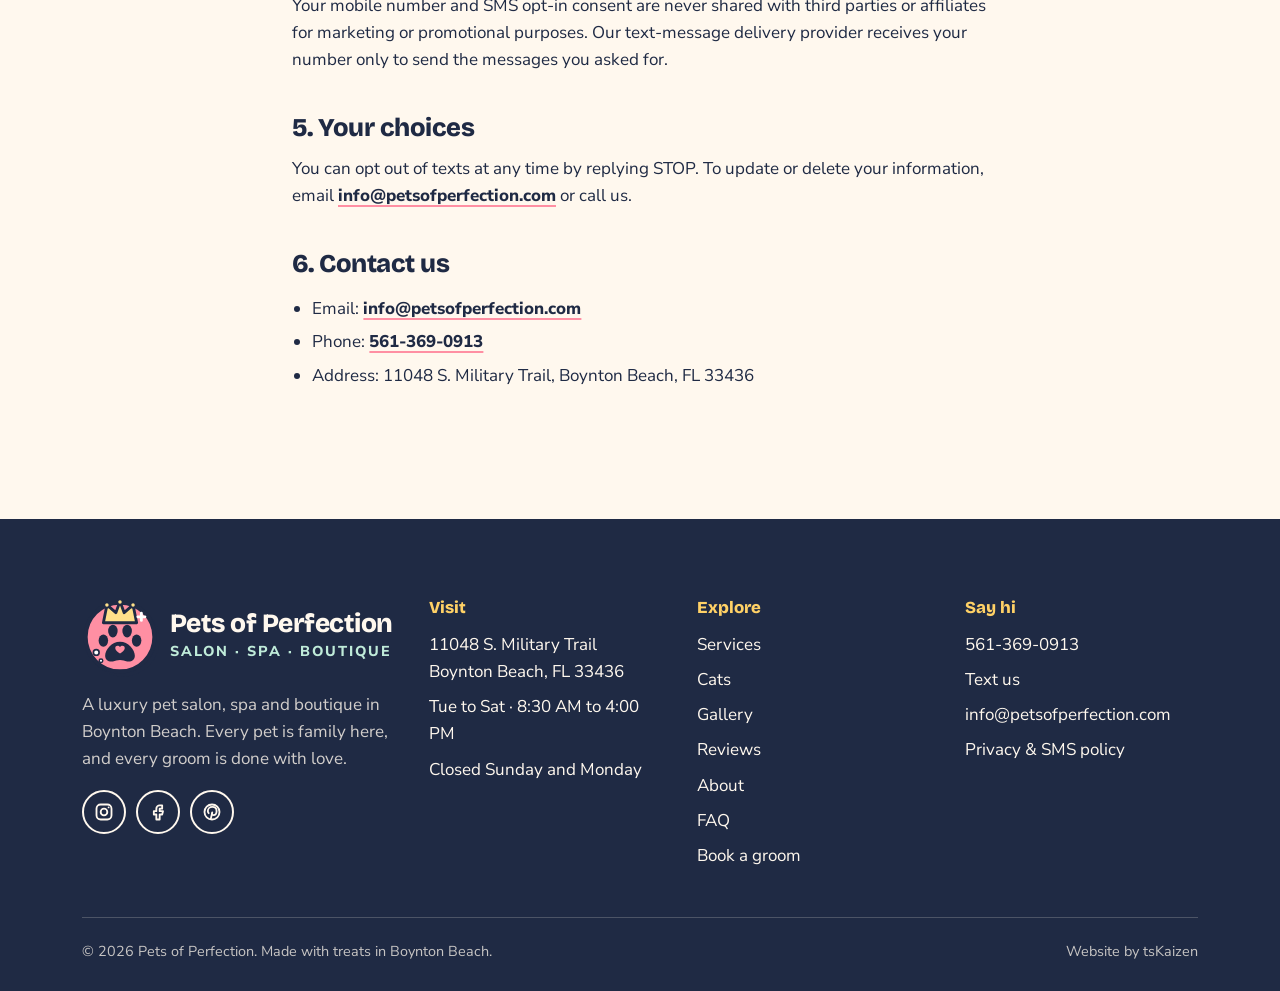
<file: policies.html>
<!doctype html>
<html lang="en">
<head>
<meta charset="utf-8">
<meta name="viewport" content="width=device-width, initial-scale=1">
<title>Privacy & SMS Policy | Pets of Perfection</title>
<meta name="description" content="How Pets of Perfection collects, uses and protects your information, and how appointment text messages work.">
<link rel="canonical" href="https://petsofperfection.com/policies.html">
<meta property="og:type" content="website">
<meta property="og:site_name" content="Pets of Perfection">
<meta property="og:title" content="Privacy & SMS Policy | Pets of Perfection">
<meta property="og:description" content="How Pets of Perfection collects, uses and protects your information, and how appointment text messages work.">
<meta property="og:url" content="https://petsofperfection.com/policies.html">
<meta name="theme-color" content="#FFF8EE">
<link rel="icon" href="img/favicon.svg" type="image/svg+xml">
<link rel="preconnect" href="https://fonts.googleapis.com">
<link rel="preconnect" href="https://fonts.gstatic.com" crossorigin>
<link href="https://fonts.googleapis.com/css2?family=Bricolage+Grotesque:opsz,wght@12..96,600;12..96,800&family=Caveat:wght@600;700&family=Nunito+Sans:opsz,wght@6..12,400;6..12,600;6..12,800&display=swap" rel="stylesheet">
<link rel="stylesheet" href="css/style.css">
<script>document.documentElement.classList.add("js");</script>

</head>
<body>
<a class="skip-link" href="#main">Skip to content</a>
<div class="demo-banner" role="note">Demo by tsKaizen</div>
<header class="site-header">
  <div class="topbar"><div class="wrap">
    <div class="topbar-left">
      <span class="status" data-open-status><span class="status-dot"></span><span class="status-text">Tue to Sat · 8:30 AM to 4:00 PM</span></span>
      <a class="topbar-hide-sm" href="https://www.google.com/maps/search/?api=1&query=Pets+of+Perfection+11048+S+Military+Trail+Boynton+Beach+FL+33436" target="_blank" rel="noopener"><svg viewBox="0 0 24 24" fill="none" stroke="currentColor" stroke-width="2.2" stroke-linecap="round" stroke-linejoin="round" aria-hidden="true" focusable="false"><path d="M12 21s-7-6.2-7-11.5A7 7 0 0 1 19 9.5C19 14.8 12 21 12 21z"/><circle cx="12" cy="9.5" r="2.5"/></svg>11048 S. Military Trail, Boynton Beach</a>
    </div>
    <a href="tel:+15613690913"><svg viewBox="0 0 24 24" fill="none" stroke="currentColor" stroke-width="2.2" stroke-linecap="round" stroke-linejoin="round" aria-hidden="true" focusable="false"><path d="M5 4h3l2 5-2.5 1.5a11 11 0 0 0 6 6L15 14l5 2v3a2 2 0 0 1-2 2A16 16 0 0 1 3 6a2 2 0 0 1 2-2"/></svg>561-369-0913</a>
  </div></div>
  <div class="wrap nav-row">
    <a class="brand" href="index.html" aria-label="Pets of Perfection home">
      <span class="brand-mark"><img src="img/logo-mark.svg" alt="" width="76" height="76"></span>
      <span><span class="brand-name">Pets of Perfection</span><span class="brand-sub">Salon · Spa · Boutique</span></span>
    </a>
    <button class="nav-toggle" type="button" aria-expanded="false" aria-controls="main-nav">
      <span class="sr-only">Menu</span><svg class="icon-open" viewBox="0 0 24 24" fill="none" stroke="currentColor" stroke-width="2.2" stroke-linecap="round" stroke-linejoin="round" aria-hidden="true" focusable="false"><path d="M4 7h16M4 12h16M4 17h16"/></svg><svg class="icon-close" viewBox="0 0 24 24" fill="none" stroke="currentColor" stroke-width="2.2" stroke-linecap="round" stroke-linejoin="round" aria-hidden="true" focusable="false"><path d="M6 6l12 12M18 6 6 18"/></svg>
    </button>
    <nav class="main-nav" id="main-nav" aria-label="Main">
      <ul><li><a href="services.html">Services</a></li><li><a href="cats.html">Cats</a></li><li><a href="gallery.html">Gallery</a></li><li><a href="reviews.html">Reviews</a></li><li><a href="about.html">About</a></li><li><a href="faq.html">FAQ</a></li><li class="nav-cta"><a class="btn btn-pink btn-small" href="book.html"><svg viewBox="0 0 24 24" fill="currentColor" aria-hidden="true" focusable="false"><ellipse cx="5.5" cy="10" rx="2.1" ry="2.7"/><ellipse cx="9.4" cy="5.6" rx="2.1" ry="2.8"/><ellipse cx="14.6" cy="5.6" rx="2.1" ry="2.8"/><ellipse cx="18.5" cy="10" rx="2.1" ry="2.7"/><path d="M12 11.2c-3.4 0-6.4 3.5-6.4 6.2 0 1.9 1.6 2.9 3.4 2.6 1.2-.2 1.9-.7 3-.7s1.8.5 3 .7c1.8.3 3.4-.7 3.4-2.6 0-2.7-3-6.2-6.4-6.2z"/></svg>Book a groom</a></li></ul>
    </nav>
  </div>
</header>
<main id="main">
<section class="page-hero mint">
  <div class="wrap">
    <p class="crumbs"><a href="index.html">Home</a> / Privacy &amp; SMS</p>
    <h1>Privacy &amp; SMS policy</h1>
    <p class="lede">Plain-English answers about what we collect, why, and how texting works.</p>
  </div>
  
</section>
<section class="section">
  <div class="wrap prose">
    <p class="callout">The short version: we use your info only to care for your pet and run your appointments. We never sell it, and we never share your phone number or text-message consent with anyone for their marketing.</p>
    <p><strong>Last updated:</strong> November 2026</p>

    <h2>1. Information we collect</h2>
    <p>We collect information you give us when you contact us, book an appointment or opt in to text messages:</p>
    <ul>
      <li><strong>Contact information:</strong> name, phone number, email address and physical address.</li>
      <li><strong>Pet information:</strong> your pet's name, breed, size, grooming history and any care notes you share.</li>
    </ul>

    <h2>2. How we use it</h2>
    <p>We use your information only to provide grooming and bathing services, manage your appointments and contact you about them, such as reminders and a note when your pet is ready for pickup.</p>

    <h2>3. How we share it</h2>
    <p>We do not sell, rent or trade your personal information. We use a small number of service providers, like our scheduling software and our text-message delivery provider, who process information only on our behalf and only to deliver our services to you.</p>

    <h2>4. Text messages (SMS)</h2>
    <p>By opting in to SMS on our website or in person, you agree to receive text messages from Pets of Perfection about your appointments and conversations with us. Message frequency varies. Message and data rates may apply. Reply <strong>HELP</strong> for help and <strong>STOP</strong> to opt out at any time.</p>
    <p>Your mobile number and SMS opt-in consent are never shared with third parties or affiliates for marketing or promotional purposes. Our text-message delivery provider receives your number only to send the messages you asked for.</p>

    <h2>5. Your choices</h2>
    <p>You can opt out of texts at any time by replying STOP. To update or delete your information, email <a class="text-link" href="mailto:info@petsofperfection.com">info@petsofperfection.com</a> or call us.</p>

    <h2>6. Contact us</h2>
    <ul>
      <li>Email: <a class="text-link" href="mailto:info@petsofperfection.com">info@petsofperfection.com</a></li>
      <li>Phone: <a class="text-link" href="tel:+15613690913">561-369-0913</a></li>
      <li>Address: 11048 S. Military Trail, Boynton Beach, FL 33436</li>
    </ul>
  </div>
</section>
</main>
<footer class="site-footer">
  <div class="wrap">
    <div class="foot-grid">
      <div>
        <a class="brand" href="index.html"><span class="brand-mark"><img src="img/logo-mark.svg" alt="" width="76" height="76"></span><span><span class="brand-name">Pets of Perfection</span><span class="brand-sub">Salon · Spa · Boutique</span></span></a>
        <p class="foot-about">A luxury pet salon, spa and boutique in Boynton Beach. Every pet is family here, and every groom is done with love.</p>
        <div class="socials">
          <a href="https://www.instagram.com/petsofperfection/" target="_blank" rel="noopener" aria-label="Instagram"><svg viewBox="0 0 24 24" fill="none" stroke="currentColor" stroke-width="2.2" stroke-linecap="round" stroke-linejoin="round" aria-hidden="true" focusable="false"><rect x="3" y="3" width="18" height="18" rx="5"/><circle cx="12" cy="12" r="4"/><path d="M17.5 6.5h.01"/></svg></a>
          <a href="https://www.facebook.com/petsofperfection/" target="_blank" rel="noopener" aria-label="Facebook"><svg viewBox="0 0 24 24" fill="none" stroke="currentColor" stroke-width="2.2" stroke-linecap="round" stroke-linejoin="round" aria-hidden="true" focusable="false"><path d="M14 8h3V4h-3a4 4 0 0 0-4 4v3H7v4h3v6h4v-6h3l1-4h-4V8.5c0-.3.2-.5.5-.5z"/></svg></a>
          <a href="https://www.pinterest.com/petsofperfect/" target="_blank" rel="noopener" aria-label="Pinterest"><svg viewBox="0 0 24 24" fill="none" stroke="currentColor" stroke-width="2.2" stroke-linecap="round" stroke-linejoin="round" aria-hidden="true" focusable="false"><circle cx="12" cy="12" r="9"/><path d="M10.6 20l1.7-7.4"/><path d="M8 13.4c-.6-.6-1-1.5-1-2.5 0-2.7 2.3-5 5.4-5 3 0 5.1 2 5.1 4.8 0 2.8-1.5 5-3.8 5-1.2 0-2-.8-1.8-2"/></svg></a>
        </div>
      </div>
      <div>
        <h4>Visit</h4>
        <ul>
          <li><a href="https://www.google.com/maps/search/?api=1&query=Pets+of+Perfection+11048+S+Military+Trail+Boynton+Beach+FL+33436" target="_blank" rel="noopener">11048 S. Military Trail<br>Boynton Beach, FL 33436</a></li>
          <li>Tue to Sat · 8:30 AM to 4:00 PM</li>
          <li>Closed Sunday and Monday</li>
        </ul>
      </div>
      <div>
        <h4>Explore</h4>
        <ul><li><a href="services.html">Services</a></li><li><a href="cats.html">Cats</a></li><li><a href="gallery.html">Gallery</a></li><li><a href="reviews.html">Reviews</a></li><li><a href="about.html">About</a></li><li><a href="faq.html">FAQ</a></li><li><a href="book.html">Book a groom</a></li></ul>
      </div>
      <div>
        <h4>Say hi</h4>
        <ul>
          <li><a href="tel:+15613690913">561-369-0913</a></li>
          <li><a href="sms:+15613690913">Text us</a></li>
          <li><a href="mailto:info@petsofperfection.com">info@petsofperfection.com</a></li>
          <li><a href="policies.html">Privacy &amp; SMS policy</a></li>
        </ul>
      </div>
    </div>
    <div class="foot-bottom">
      <span>&copy; <span data-year>2026</span> Pets of Perfection. Made with treats in Boynton Beach.</span>
      <span>Website by <a href="https://tskaizen.com" target="_blank" rel="noopener">tsKaizen</a></span>
    </div>
  </div>
</footer>
<nav class="action-bar" aria-label="Quick actions">
  <a href="tel:+15613690913"><svg viewBox="0 0 24 24" fill="none" stroke="currentColor" stroke-width="2.2" stroke-linecap="round" stroke-linejoin="round" aria-hidden="true" focusable="false"><path d="M5 4h3l2 5-2.5 1.5a11 11 0 0 0 6 6L15 14l5 2v3a2 2 0 0 1-2 2A16 16 0 0 1 3 6a2 2 0 0 1 2-2"/></svg>Call</a>
  <a href="sms:+15613690913"><svg viewBox="0 0 24 24" fill="none" stroke="currentColor" stroke-width="2.2" stroke-linecap="round" stroke-linejoin="round" aria-hidden="true" focusable="false"><path d="M21 12a8 8 0 0 1-11.6 7.1L4 20l1.1-4.6A8 8 0 1 1 21 12z"/><path d="M8.5 12h.01M12 12h.01M15.5 12h.01"/></svg>Text</a>
  <a class="go" href="book.html"><svg viewBox="0 0 24 24" fill="currentColor" aria-hidden="true" focusable="false"><ellipse cx="5.5" cy="10" rx="2.1" ry="2.7"/><ellipse cx="9.4" cy="5.6" rx="2.1" ry="2.8"/><ellipse cx="14.6" cy="5.6" rx="2.1" ry="2.8"/><ellipse cx="18.5" cy="10" rx="2.1" ry="2.7"/><path d="M12 11.2c-3.4 0-6.4 3.5-6.4 6.2 0 1.9 1.6 2.9 3.4 2.6 1.2-.2 1.9-.7 3-.7s1.8.5 3 .7c1.8.3 3.4-.7 3.4-2.6 0-2.7-3-6.2-6.4-6.2z"/></svg>Book now</a>
</nav>
<script src="js/config.js"></script>
<script src="js/main.js" defer></script>
</body>
</html>
</file>
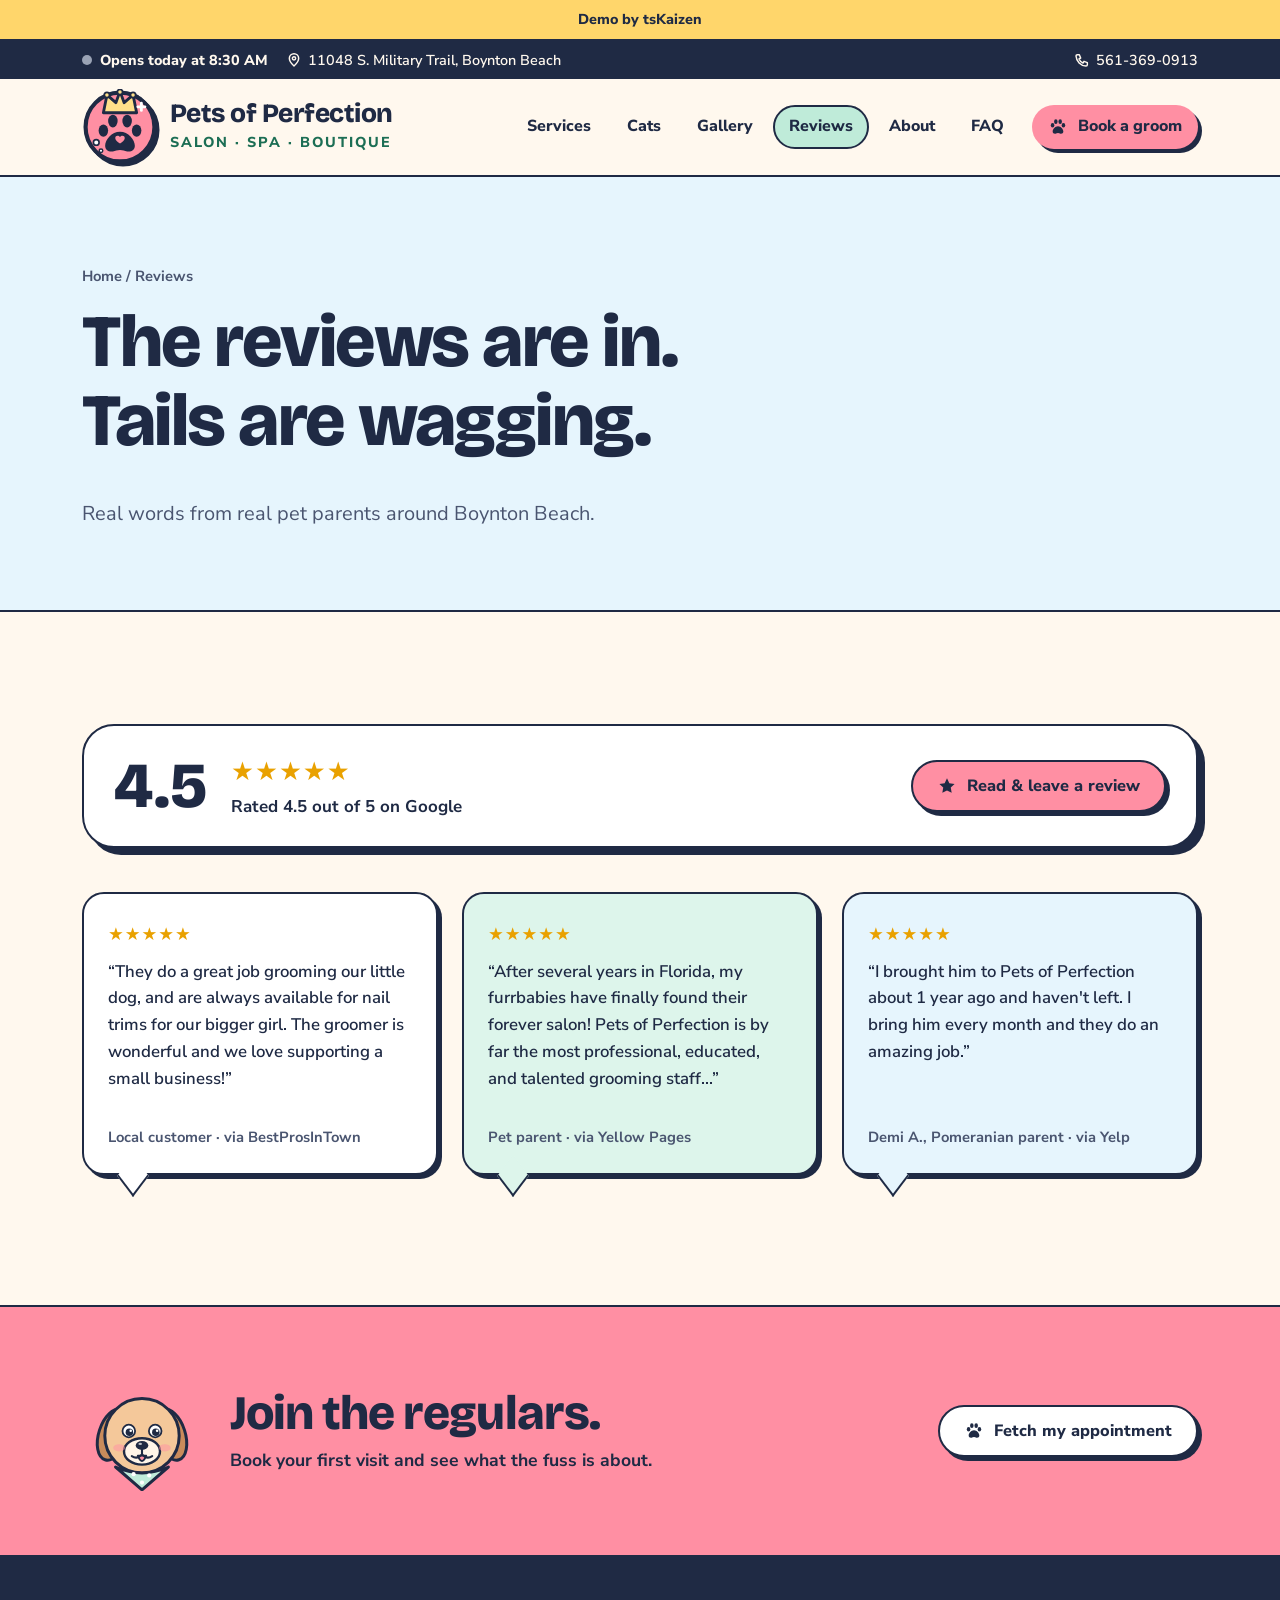
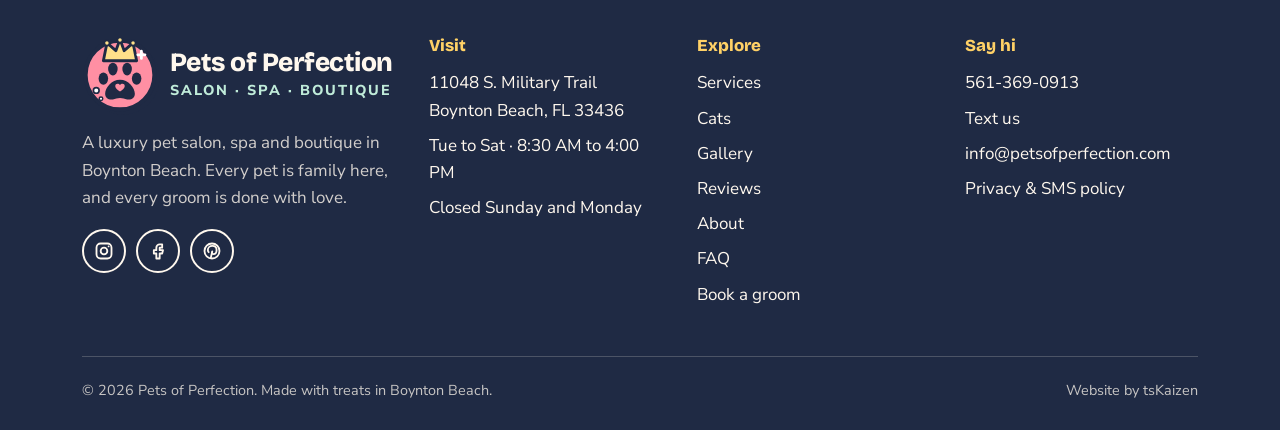
<file: reviews.html>
<!doctype html>
<html lang="en">
<head>
<meta charset="utf-8">
<meta name="viewport" content="width=device-width, initial-scale=1">
<title>Reviews | Pets of Perfection, Boynton Beach Pet Grooming</title>
<meta name="description" content="What pet parents say about Pets of Perfection, rated 4.5 on Google.">
<link rel="canonical" href="https://petsofperfection.com/reviews.html">
<meta property="og:type" content="website">
<meta property="og:site_name" content="Pets of Perfection">
<meta property="og:title" content="Reviews | Pets of Perfection, Boynton Beach Pet Grooming">
<meta property="og:description" content="What pet parents say about Pets of Perfection, rated 4.5 on Google.">
<meta property="og:url" content="https://petsofperfection.com/reviews.html">
<meta name="theme-color" content="#FFF8EE">
<link rel="icon" href="img/favicon.svg" type="image/svg+xml">
<link rel="preconnect" href="https://fonts.googleapis.com">
<link rel="preconnect" href="https://fonts.gstatic.com" crossorigin>
<link href="https://fonts.googleapis.com/css2?family=Bricolage+Grotesque:opsz,wght@12..96,600;12..96,800&family=Caveat:wght@600;700&family=Nunito+Sans:opsz,wght@6..12,400;6..12,600;6..12,800&display=swap" rel="stylesheet">
<link rel="stylesheet" href="css/style.css">
<script>document.documentElement.classList.add("js");</script>

</head>
<body>
<a class="skip-link" href="#main">Skip to content</a>
<div class="demo-banner" role="note">Demo by tsKaizen</div>
<header class="site-header">
  <div class="topbar"><div class="wrap">
    <div class="topbar-left">
      <span class="status" data-open-status><span class="status-dot"></span><span class="status-text">Tue to Sat · 8:30 AM to 4:00 PM</span></span>
      <a class="topbar-hide-sm" href="https://www.google.com/maps/search/?api=1&query=Pets+of+Perfection+11048+S+Military+Trail+Boynton+Beach+FL+33436" target="_blank" rel="noopener"><svg viewBox="0 0 24 24" fill="none" stroke="currentColor" stroke-width="2.2" stroke-linecap="round" stroke-linejoin="round" aria-hidden="true" focusable="false"><path d="M12 21s-7-6.2-7-11.5A7 7 0 0 1 19 9.5C19 14.8 12 21 12 21z"/><circle cx="12" cy="9.5" r="2.5"/></svg>11048 S. Military Trail, Boynton Beach</a>
    </div>
    <a href="tel:+15613690913"><svg viewBox="0 0 24 24" fill="none" stroke="currentColor" stroke-width="2.2" stroke-linecap="round" stroke-linejoin="round" aria-hidden="true" focusable="false"><path d="M5 4h3l2 5-2.5 1.5a11 11 0 0 0 6 6L15 14l5 2v3a2 2 0 0 1-2 2A16 16 0 0 1 3 6a2 2 0 0 1 2-2"/></svg>561-369-0913</a>
  </div></div>
  <div class="wrap nav-row">
    <a class="brand" href="index.html" aria-label="Pets of Perfection home">
      <span class="brand-mark"><img src="img/logo-mark.svg" alt="" width="76" height="76"></span>
      <span><span class="brand-name">Pets of Perfection</span><span class="brand-sub">Salon · Spa · Boutique</span></span>
    </a>
    <button class="nav-toggle" type="button" aria-expanded="false" aria-controls="main-nav">
      <span class="sr-only">Menu</span><svg class="icon-open" viewBox="0 0 24 24" fill="none" stroke="currentColor" stroke-width="2.2" stroke-linecap="round" stroke-linejoin="round" aria-hidden="true" focusable="false"><path d="M4 7h16M4 12h16M4 17h16"/></svg><svg class="icon-close" viewBox="0 0 24 24" fill="none" stroke="currentColor" stroke-width="2.2" stroke-linecap="round" stroke-linejoin="round" aria-hidden="true" focusable="false"><path d="M6 6l12 12M18 6 6 18"/></svg>
    </button>
    <nav class="main-nav" id="main-nav" aria-label="Main">
      <ul><li><a href="services.html">Services</a></li><li><a href="cats.html">Cats</a></li><li><a href="gallery.html">Gallery</a></li><li><a href="reviews.html" aria-current="page">Reviews</a></li><li><a href="about.html">About</a></li><li><a href="faq.html">FAQ</a></li><li class="nav-cta"><a class="btn btn-pink btn-small" href="book.html"><svg viewBox="0 0 24 24" fill="currentColor" aria-hidden="true" focusable="false"><ellipse cx="5.5" cy="10" rx="2.1" ry="2.7"/><ellipse cx="9.4" cy="5.6" rx="2.1" ry="2.8"/><ellipse cx="14.6" cy="5.6" rx="2.1" ry="2.8"/><ellipse cx="18.5" cy="10" rx="2.1" ry="2.7"/><path d="M12 11.2c-3.4 0-6.4 3.5-6.4 6.2 0 1.9 1.6 2.9 3.4 2.6 1.2-.2 1.9-.7 3-.7s1.8.5 3 .7c1.8.3 3.4-.7 3.4-2.6 0-2.7-3-6.2-6.4-6.2z"/></svg>Book a groom</a></li></ul>
    </nav>
  </div>
</header>
<main id="main">
<section class="page-hero bubble">
  <div class="wrap">
    <p class="crumbs"><a href="index.html">Home</a> / Reviews</p>
    <h1>The reviews are in. Tails are wagging.</h1>
    <p class="lede">Real words from real pet parents around Boynton Beach.</p>
  </div>
  
</section>

<section class="section" aria-labelledby="rv-title">
  <div class="wrap">
    <h2 id="rv-title" class="sr-only">Customer reviews</h2>
    <div class="rating-card reveal">
      <div class="rating-big">4.5</div>
      <div>
        <div class="stars" aria-hidden="true">&#9733;&#9733;&#9733;&#9733;&#9733;</div>
        <strong>Rated 4.5 out of 5 on Google</strong>
      </div>
      <div class="btn-row">
        <a class="btn btn-pink" href="https://www.google.com/maps/search/?api=1&query=Pets+of+Perfection+11048+S+Military+Trail+Boynton+Beach+FL+33436" target="_blank" rel="noopener"><svg viewBox="0 0 24 24" fill="currentColor" aria-hidden="true" focusable="false"><path d="M12 2.8l2.8 5.8 6.3.9-4.6 4.4 1.1 6.3L12 17.3 6.4 20.2l1.1-6.3L2.9 9.5l6.3-.9z"/></svg>Read &amp; leave a review</a>
      </div>
    </div>
    <div class="quotes"><figure class="quote reveal">
  <div class="stars" aria-label="5 out of 5 stars">&#9733;&#9733;&#9733;&#9733;&#9733;</div>
  <blockquote><p>&ldquo;They do a great job grooming our little dog, and are always available for nail trims for our bigger girl. The groomer is wonderful and we love supporting a small business!&rdquo;</p></blockquote>
  <figcaption>Local customer &middot; via BestProsInTown</figcaption>
</figure><figure class="quote reveal">
  <div class="stars" aria-label="5 out of 5 stars">&#9733;&#9733;&#9733;&#9733;&#9733;</div>
  <blockquote><p>&ldquo;After several years in Florida, my furrbabies have finally found their forever salon! Pets of Perfection is by far the most professional, educated, and talented grooming staff...&rdquo;</p></blockquote>
  <figcaption>Pet parent &middot; via Yellow Pages</figcaption>
</figure><figure class="quote reveal">
  <div class="stars" aria-label="5 out of 5 stars">&#9733;&#9733;&#9733;&#9733;&#9733;</div>
  <blockquote><p>&ldquo;I brought him to Pets of Perfection about 1 year ago and haven't left. I bring him every month and they do an amazing job.&rdquo;</p></blockquote>
  <figcaption>Demi A., Pomeranian parent &middot; via Yelp</figcaption>
</figure></div>
  </div>
</section>

<section class="cta-band" aria-label="Book an appointment">
  <div class="wrap cta-inner">
    <svg class="cta-face" viewBox="0 0 200 200" aria-hidden="true" focusable="false"><ellipse cx="52" cy="106" rx="24" ry="44" transform="rotate(18 52 106)" fill="#C98B5B" stroke="#1F2A44" stroke-width="5"/><ellipse cx="148" cy="106" rx="24" ry="44" transform="rotate(-18 148 106)" fill="#C98B5B" stroke="#1F2A44" stroke-width="5"/><circle cx="100" cy="108" r="62" fill="#F4C89A" stroke="#1F2A44" stroke-width="5"/><g class="pet-eyes"><circle cx="78" cy="100" r="10.5" fill="#fff" stroke="#1F2A44" stroke-width="3"/><circle cx="122" cy="100" r="10.5" fill="#fff" stroke="#1F2A44" stroke-width="3"/><circle cx="79" cy="102" r="6.2" fill="#1F2A44"/><circle cx="123" cy="102" r="6.2" fill="#1F2A44"/><circle cx="81.2" cy="99.6" r="2.1" fill="#fff"/><circle cx="125.2" cy="99.6" r="2.1" fill="#fff"/></g><ellipse cx="100" cy="134" rx="30" ry="22" fill="#FFF5E8" stroke="#1F2A44" stroke-width="4"/><ellipse cx="100" cy="124" rx="10.5" ry="7.5" fill="#1F2A44"/><ellipse cx="97" cy="121.5" rx="3" ry="1.8" fill="#fff" opacity=".7"/><path d="M93 141 q7 18 14 0 z" fill="#FF8FA3" stroke="#1F2A44" stroke-width="3" stroke-linejoin="round"/><path d="M100 131 v8 M100 139 q-8 9 -17 3 M100 139 q8 9 17 3" fill="none" stroke="#1F2A44" stroke-width="3.5" stroke-linecap="round"/><ellipse cx="62" cy="128" rx="10" ry="6" fill="#FF8FA3" opacity=".5"/><ellipse cx="138" cy="128" rx="10" ry="6" fill="#FF8FA3" opacity=".5"/><path d="M56 160 Q100 180 144 160 L100 198 Z" fill="#BFEBD9" stroke="#1F2A44" stroke-width="5" stroke-linejoin="round"/><circle cx="86" cy="172" r="3.5" fill="#fff"/><circle cx="112" cy="174" r="3.5" fill="#fff"/><circle cx="100" cy="186" r="3.5" fill="#fff"/></svg>
    <div><h2>Join the regulars.</h2><p>Book your first visit and see what the fuss is about.</p></div>
    <div class="btn-row"><a class="btn" href="book.html"><svg viewBox="0 0 24 24" fill="currentColor" aria-hidden="true" focusable="false"><ellipse cx="5.5" cy="10" rx="2.1" ry="2.7"/><ellipse cx="9.4" cy="5.6" rx="2.1" ry="2.8"/><ellipse cx="14.6" cy="5.6" rx="2.1" ry="2.8"/><ellipse cx="18.5" cy="10" rx="2.1" ry="2.7"/><path d="M12 11.2c-3.4 0-6.4 3.5-6.4 6.2 0 1.9 1.6 2.9 3.4 2.6 1.2-.2 1.9-.7 3-.7s1.8.5 3 .7c1.8.3 3.4-.7 3.4-2.6 0-2.7-3-6.2-6.4-6.2z"/></svg>Fetch my appointment</a></div>
  </div>
</section>
</main>
<footer class="site-footer">
  <div class="wrap">
    <div class="foot-grid">
      <div>
        <a class="brand" href="index.html"><span class="brand-mark"><img src="img/logo-mark.svg" alt="" width="76" height="76"></span><span><span class="brand-name">Pets of Perfection</span><span class="brand-sub">Salon · Spa · Boutique</span></span></a>
        <p class="foot-about">A luxury pet salon, spa and boutique in Boynton Beach. Every pet is family here, and every groom is done with love.</p>
        <div class="socials">
          <a href="https://www.instagram.com/petsofperfection/" target="_blank" rel="noopener" aria-label="Instagram"><svg viewBox="0 0 24 24" fill="none" stroke="currentColor" stroke-width="2.2" stroke-linecap="round" stroke-linejoin="round" aria-hidden="true" focusable="false"><rect x="3" y="3" width="18" height="18" rx="5"/><circle cx="12" cy="12" r="4"/><path d="M17.5 6.5h.01"/></svg></a>
          <a href="https://www.facebook.com/petsofperfection/" target="_blank" rel="noopener" aria-label="Facebook"><svg viewBox="0 0 24 24" fill="none" stroke="currentColor" stroke-width="2.2" stroke-linecap="round" stroke-linejoin="round" aria-hidden="true" focusable="false"><path d="M14 8h3V4h-3a4 4 0 0 0-4 4v3H7v4h3v6h4v-6h3l1-4h-4V8.5c0-.3.2-.5.5-.5z"/></svg></a>
          <a href="https://www.pinterest.com/petsofperfect/" target="_blank" rel="noopener" aria-label="Pinterest"><svg viewBox="0 0 24 24" fill="none" stroke="currentColor" stroke-width="2.2" stroke-linecap="round" stroke-linejoin="round" aria-hidden="true" focusable="false"><circle cx="12" cy="12" r="9"/><path d="M10.6 20l1.7-7.4"/><path d="M8 13.4c-.6-.6-1-1.5-1-2.5 0-2.7 2.3-5 5.4-5 3 0 5.1 2 5.1 4.8 0 2.8-1.5 5-3.8 5-1.2 0-2-.8-1.8-2"/></svg></a>
        </div>
      </div>
      <div>
        <h4>Visit</h4>
        <ul>
          <li><a href="https://www.google.com/maps/search/?api=1&query=Pets+of+Perfection+11048+S+Military+Trail+Boynton+Beach+FL+33436" target="_blank" rel="noopener">11048 S. Military Trail<br>Boynton Beach, FL 33436</a></li>
          <li>Tue to Sat · 8:30 AM to 4:00 PM</li>
          <li>Closed Sunday and Monday</li>
        </ul>
      </div>
      <div>
        <h4>Explore</h4>
        <ul><li><a href="services.html">Services</a></li><li><a href="cats.html">Cats</a></li><li><a href="gallery.html">Gallery</a></li><li><a href="reviews.html">Reviews</a></li><li><a href="about.html">About</a></li><li><a href="faq.html">FAQ</a></li><li><a href="book.html">Book a groom</a></li></ul>
      </div>
      <div>
        <h4>Say hi</h4>
        <ul>
          <li><a href="tel:+15613690913">561-369-0913</a></li>
          <li><a href="sms:+15613690913">Text us</a></li>
          <li><a href="mailto:info@petsofperfection.com">info@petsofperfection.com</a></li>
          <li><a href="policies.html">Privacy &amp; SMS policy</a></li>
        </ul>
      </div>
    </div>
    <div class="foot-bottom">
      <span>&copy; <span data-year>2026</span> Pets of Perfection. Made with treats in Boynton Beach.</span>
      <span>Website by <a href="https://tskaizen.com" target="_blank" rel="noopener">tsKaizen</a></span>
    </div>
  </div>
</footer>
<nav class="action-bar" aria-label="Quick actions">
  <a href="tel:+15613690913"><svg viewBox="0 0 24 24" fill="none" stroke="currentColor" stroke-width="2.2" stroke-linecap="round" stroke-linejoin="round" aria-hidden="true" focusable="false"><path d="M5 4h3l2 5-2.5 1.5a11 11 0 0 0 6 6L15 14l5 2v3a2 2 0 0 1-2 2A16 16 0 0 1 3 6a2 2 0 0 1 2-2"/></svg>Call</a>
  <a href="sms:+15613690913"><svg viewBox="0 0 24 24" fill="none" stroke="currentColor" stroke-width="2.2" stroke-linecap="round" stroke-linejoin="round" aria-hidden="true" focusable="false"><path d="M21 12a8 8 0 0 1-11.6 7.1L4 20l1.1-4.6A8 8 0 1 1 21 12z"/><path d="M8.5 12h.01M12 12h.01M15.5 12h.01"/></svg>Text</a>
  <a class="go" href="book.html"><svg viewBox="0 0 24 24" fill="currentColor" aria-hidden="true" focusable="false"><ellipse cx="5.5" cy="10" rx="2.1" ry="2.7"/><ellipse cx="9.4" cy="5.6" rx="2.1" ry="2.8"/><ellipse cx="14.6" cy="5.6" rx="2.1" ry="2.8"/><ellipse cx="18.5" cy="10" rx="2.1" ry="2.7"/><path d="M12 11.2c-3.4 0-6.4 3.5-6.4 6.2 0 1.9 1.6 2.9 3.4 2.6 1.2-.2 1.9-.7 3-.7s1.8.5 3 .7c1.8.3 3.4-.7 3.4-2.6 0-2.7-3-6.2-6.4-6.2z"/></svg>Book now</a>
</nav>
<script src="js/config.js"></script>
<script src="js/main.js" defer></script>
</body>
</html>
</file>
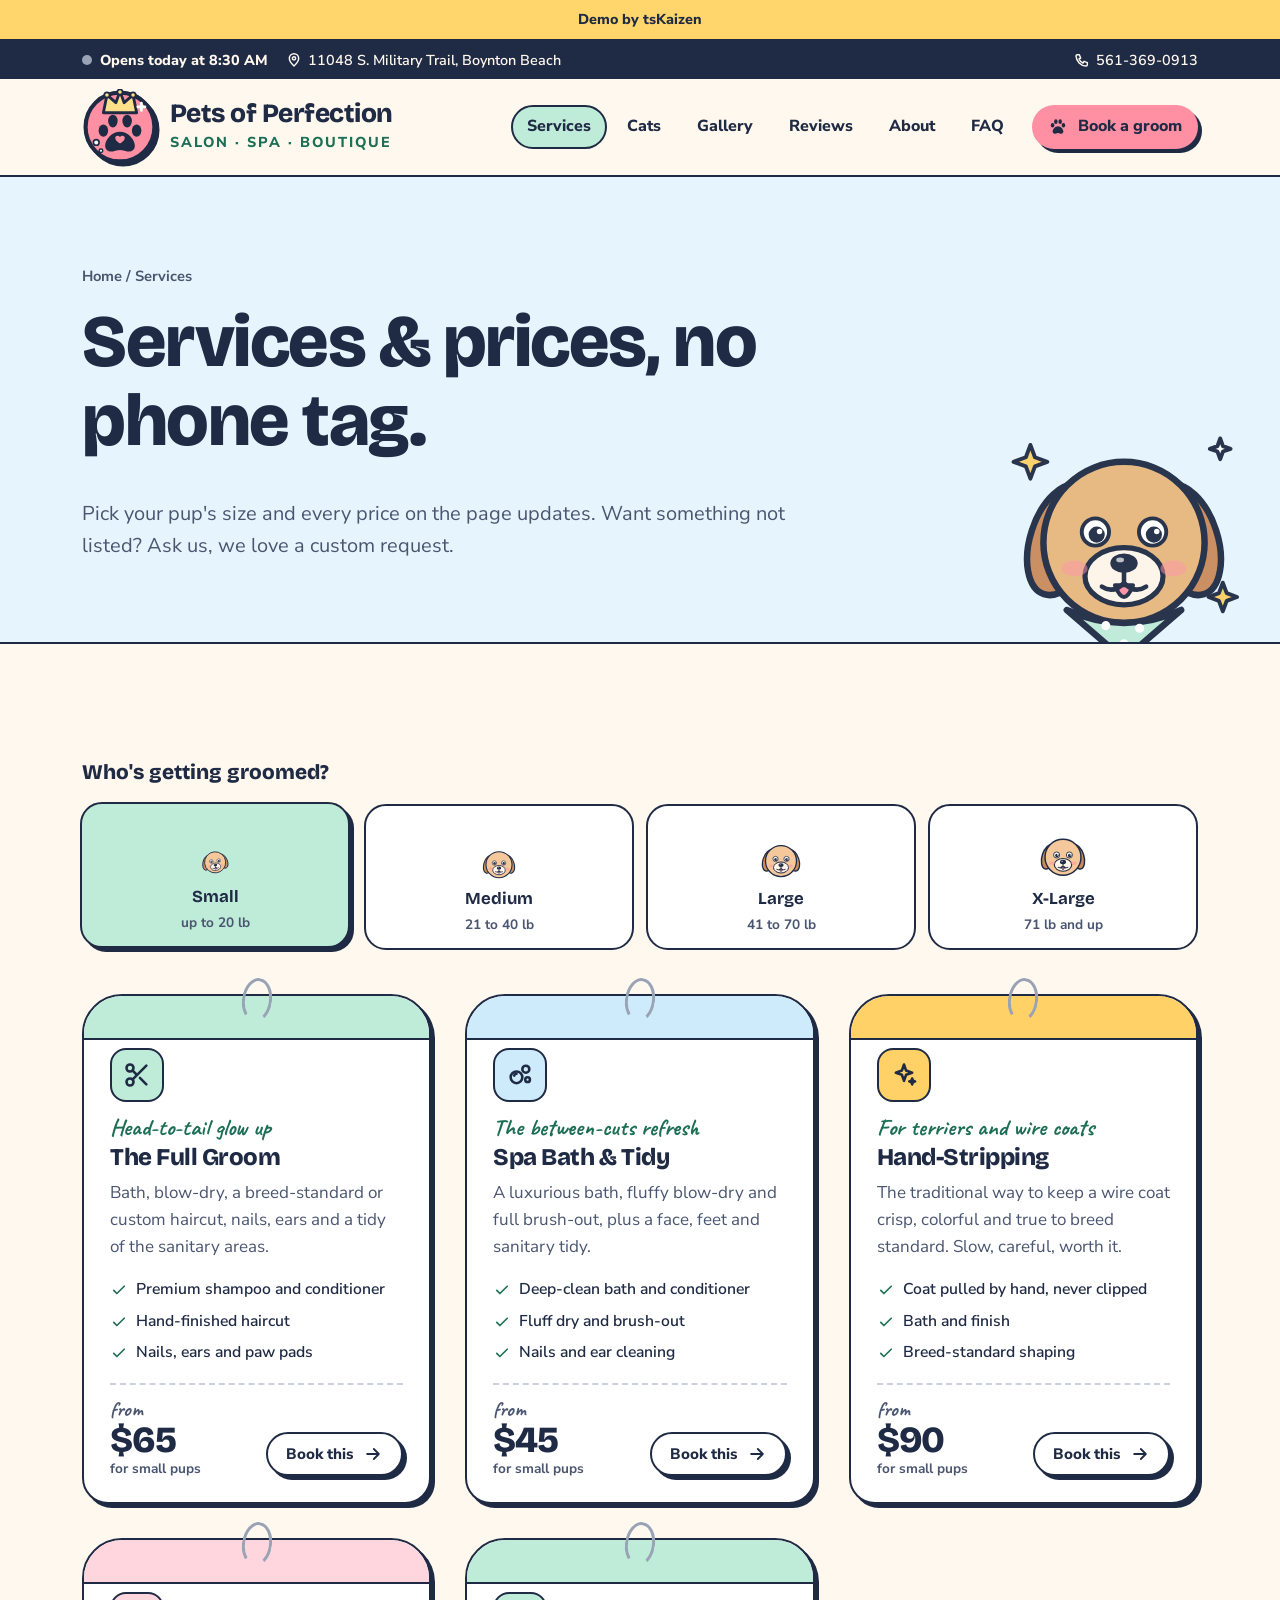
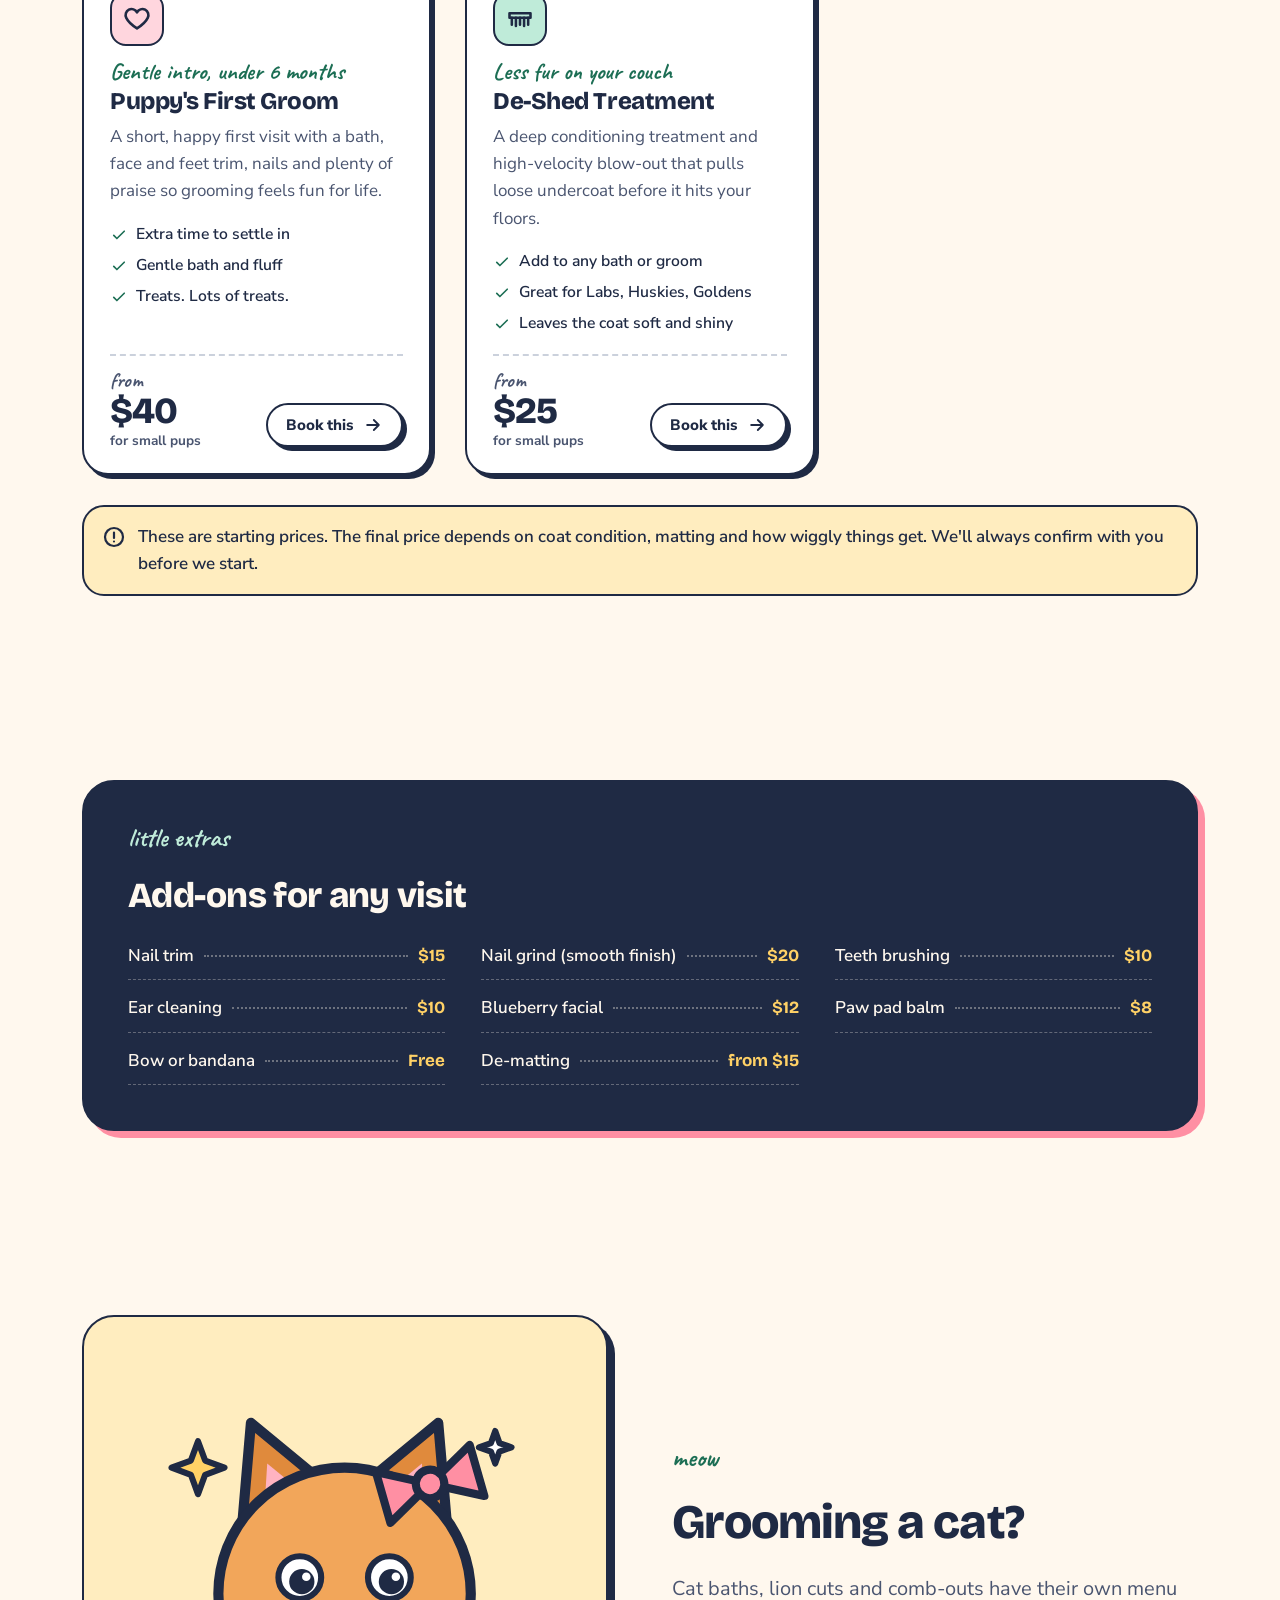
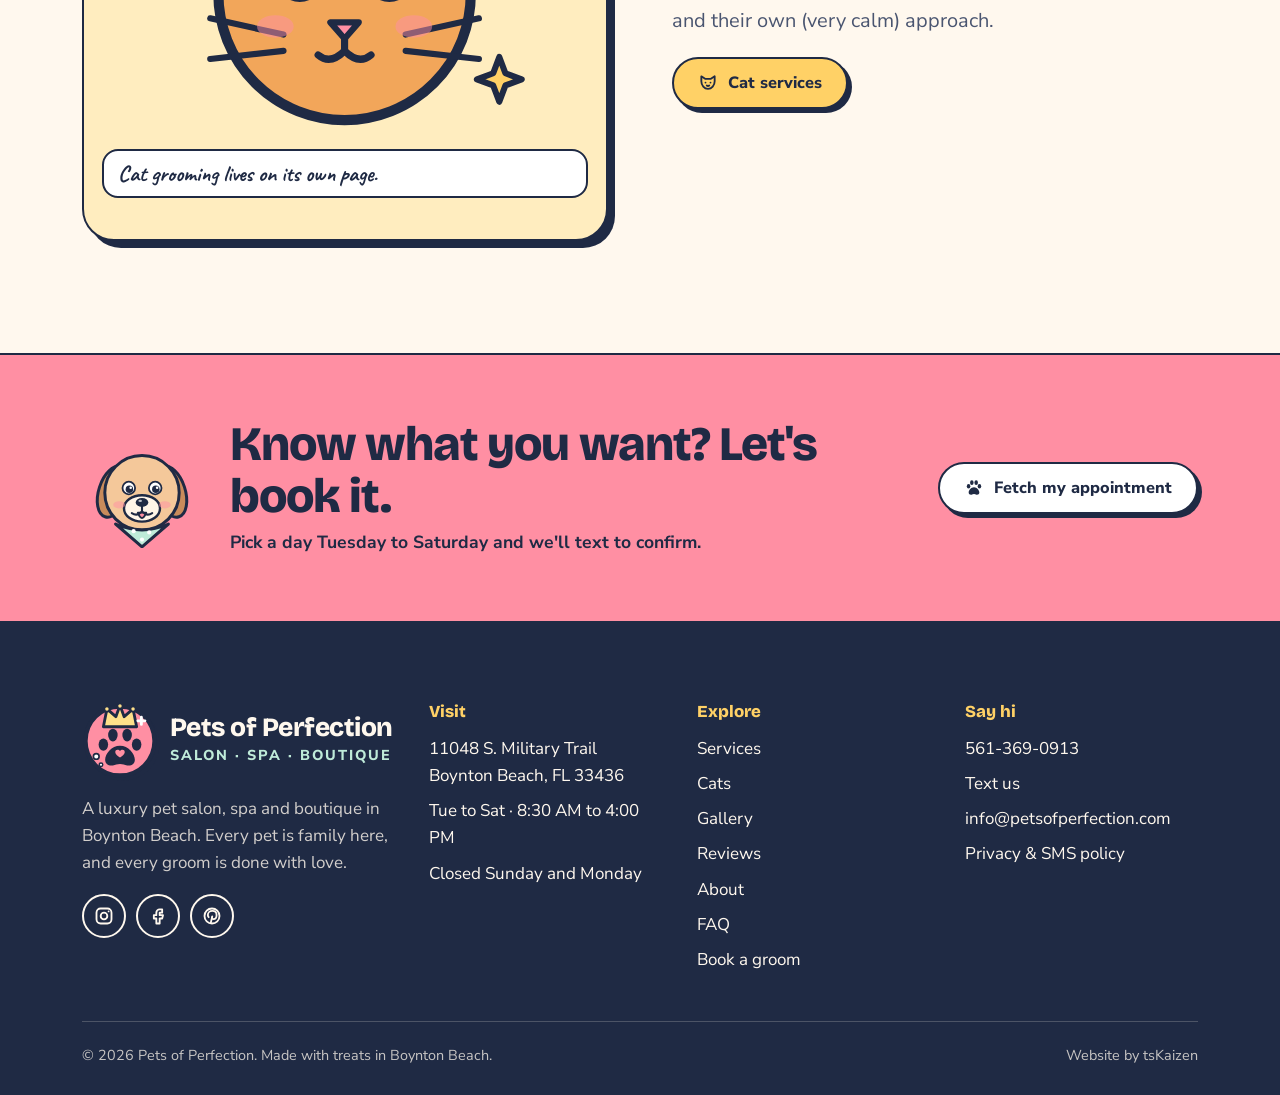
<file: services.html>
<!doctype html>
<html lang="en">
<head>
<meta charset="utf-8">
<meta name="viewport" content="width=device-width, initial-scale=1">
<title>Dog Grooming Services & Prices | Pets of Perfection, Boynton Beach</title>
<meta name="description" content="Full grooms, spa baths, hand-stripping, puppy grooms and de-shedding in Boynton Beach, with starting prices by dog size.">
<link rel="canonical" href="https://petsofperfection.com/services.html">
<meta property="og:type" content="website">
<meta property="og:site_name" content="Pets of Perfection">
<meta property="og:title" content="Dog Grooming Services & Prices | Pets of Perfection, Boynton Beach">
<meta property="og:description" content="Full grooms, spa baths, hand-stripping, puppy grooms and de-shedding in Boynton Beach, with starting prices by dog size.">
<meta property="og:url" content="https://petsofperfection.com/services.html">
<meta name="theme-color" content="#FFF8EE">
<link rel="icon" href="img/favicon.svg" type="image/svg+xml">
<link rel="preconnect" href="https://fonts.googleapis.com">
<link rel="preconnect" href="https://fonts.gstatic.com" crossorigin>
<link href="https://fonts.googleapis.com/css2?family=Bricolage+Grotesque:opsz,wght@12..96,600;12..96,800&family=Caveat:wght@600;700&family=Nunito+Sans:opsz,wght@6..12,400;6..12,600;6..12,800&display=swap" rel="stylesheet">
<link rel="stylesheet" href="css/style.css">
<script>document.documentElement.classList.add("js");</script>

</head>
<body>
<a class="skip-link" href="#main">Skip to content</a>
<div class="demo-banner" role="note">Demo by tsKaizen</div>
<header class="site-header">
  <div class="topbar"><div class="wrap">
    <div class="topbar-left">
      <span class="status" data-open-status><span class="status-dot"></span><span class="status-text">Tue to Sat · 8:30 AM to 4:00 PM</span></span>
      <a class="topbar-hide-sm" href="https://www.google.com/maps/search/?api=1&query=Pets+of+Perfection+11048+S+Military+Trail+Boynton+Beach+FL+33436" target="_blank" rel="noopener"><svg viewBox="0 0 24 24" fill="none" stroke="currentColor" stroke-width="2.2" stroke-linecap="round" stroke-linejoin="round" aria-hidden="true" focusable="false"><path d="M12 21s-7-6.2-7-11.5A7 7 0 0 1 19 9.5C19 14.8 12 21 12 21z"/><circle cx="12" cy="9.5" r="2.5"/></svg>11048 S. Military Trail, Boynton Beach</a>
    </div>
    <a href="tel:+15613690913"><svg viewBox="0 0 24 24" fill="none" stroke="currentColor" stroke-width="2.2" stroke-linecap="round" stroke-linejoin="round" aria-hidden="true" focusable="false"><path d="M5 4h3l2 5-2.5 1.5a11 11 0 0 0 6 6L15 14l5 2v3a2 2 0 0 1-2 2A16 16 0 0 1 3 6a2 2 0 0 1 2-2"/></svg>561-369-0913</a>
  </div></div>
  <div class="wrap nav-row">
    <a class="brand" href="index.html" aria-label="Pets of Perfection home">
      <span class="brand-mark"><img src="img/logo-mark.svg" alt="" width="76" height="76"></span>
      <span><span class="brand-name">Pets of Perfection</span><span class="brand-sub">Salon · Spa · Boutique</span></span>
    </a>
    <button class="nav-toggle" type="button" aria-expanded="false" aria-controls="main-nav">
      <span class="sr-only">Menu</span><svg class="icon-open" viewBox="0 0 24 24" fill="none" stroke="currentColor" stroke-width="2.2" stroke-linecap="round" stroke-linejoin="round" aria-hidden="true" focusable="false"><path d="M4 7h16M4 12h16M4 17h16"/></svg><svg class="icon-close" viewBox="0 0 24 24" fill="none" stroke="currentColor" stroke-width="2.2" stroke-linecap="round" stroke-linejoin="round" aria-hidden="true" focusable="false"><path d="M6 6l12 12M18 6 6 18"/></svg>
    </button>
    <nav class="main-nav" id="main-nav" aria-label="Main">
      <ul><li><a href="services.html" aria-current="page">Services</a></li><li><a href="cats.html">Cats</a></li><li><a href="gallery.html">Gallery</a></li><li><a href="reviews.html">Reviews</a></li><li><a href="about.html">About</a></li><li><a href="faq.html">FAQ</a></li><li class="nav-cta"><a class="btn btn-pink btn-small" href="book.html"><svg viewBox="0 0 24 24" fill="currentColor" aria-hidden="true" focusable="false"><ellipse cx="5.5" cy="10" rx="2.1" ry="2.7"/><ellipse cx="9.4" cy="5.6" rx="2.1" ry="2.8"/><ellipse cx="14.6" cy="5.6" rx="2.1" ry="2.8"/><ellipse cx="18.5" cy="10" rx="2.1" ry="2.7"/><path d="M12 11.2c-3.4 0-6.4 3.5-6.4 6.2 0 1.9 1.6 2.9 3.4 2.6 1.2-.2 1.9-.7 3-.7s1.8.5 3 .7c1.8.3 3.4-.7 3.4-2.6 0-2.7-3-6.2-6.4-6.2z"/></svg>Book a groom</a></li></ul>
    </nav>
  </div>
</header>
<main id="main">
<section class="page-hero bubble">
  <div class="wrap">
    <p class="crumbs"><a href="index.html">Home</a> / Services</p>
    <h1>Services &amp; prices, no phone tag.</h1>
    <p class="lede">Pick your pup's size and every price on the page updates. Want something not listed? Ask us, we love a custom request.</p>
  </div>
  <div class="deco"><svg viewBox="0 0 200 200" aria-hidden="true" focusable="false"><ellipse cx="52" cy="106" rx="24" ry="44" transform="rotate(18 52 106)" fill="#C98B5B" stroke="#1F2A44" stroke-width="5"/><ellipse cx="148" cy="106" rx="24" ry="44" transform="rotate(-18 148 106)" fill="#C98B5B" stroke="#1F2A44" stroke-width="5"/><circle cx="100" cy="108" r="62" fill="#E8B77E" stroke="#1F2A44" stroke-width="5"/><g class="pet-eyes"><circle cx="78" cy="100" r="10.5" fill="#fff" stroke="#1F2A44" stroke-width="3"/><circle cx="122" cy="100" r="10.5" fill="#fff" stroke="#1F2A44" stroke-width="3"/><circle cx="79" cy="102" r="6.2" fill="#1F2A44"/><circle cx="123" cy="102" r="6.2" fill="#1F2A44"/><circle cx="81.2" cy="99.6" r="2.1" fill="#fff"/><circle cx="125.2" cy="99.6" r="2.1" fill="#fff"/></g><ellipse cx="100" cy="134" rx="30" ry="22" fill="#FFF5E8" stroke="#1F2A44" stroke-width="4"/><ellipse cx="100" cy="124" rx="10.5" ry="7.5" fill="#1F2A44"/><ellipse cx="97" cy="121.5" rx="3" ry="1.8" fill="#fff" opacity=".7"/><path d="M93 141 q7 18 14 0 z" fill="#FF8FA3" stroke="#1F2A44" stroke-width="3" stroke-linejoin="round"/><path d="M100 131 v8 M100 139 q-8 9 -17 3 M100 139 q8 9 17 3" fill="none" stroke="#1F2A44" stroke-width="3.5" stroke-linecap="round"/><ellipse cx="62" cy="128" rx="10" ry="6" fill="#FF8FA3" opacity=".5"/><ellipse cx="138" cy="128" rx="10" ry="6" fill="#FF8FA3" opacity=".5"/><path d="M56 160 Q100 180 144 160 L100 198 Z" fill="#BFEBD9" stroke="#1F2A44" stroke-width="5" stroke-linejoin="round"/><circle cx="86" cy="172" r="3.5" fill="#fff"/><circle cx="112" cy="174" r="3.5" fill="#fff"/><circle cx="100" cy="186" r="3.5" fill="#fff"/><polygon points="28.0,33.0 31.5,42.5 41.0,46.0 31.5,49.5 28.0,59.0 24.5,49.5 15.0,46.0 24.5,42.5" fill="#FFD166" stroke="#1F2A44" stroke-width="3" stroke-linejoin="round"/><polygon points="176.0,139.0 179.0,147.0 187.0,150.0 179.0,153.0 176.0,161.0 173.0,153.0 165.0,150.0 173.0,147.0" fill="#FFD166" stroke="#1F2A44" stroke-width="3" stroke-linejoin="round"/><polygon points="174.0,28.0 176.1,33.9 182.0,36.0 176.1,38.1 174.0,44.0 171.9,38.1 166.0,36.0 171.9,33.9" fill="#fff" stroke="#1F2A44" stroke-width="3" stroke-linejoin="round"/></svg></div>
</section>

<section class="section" aria-labelledby="dogs-title">
  <div class="wrap">
    <h2 id="dogs-title" class="sr-only">Dog grooming services</h2>
    <fieldset class="size-picker">
      <legend>Who's getting groomed?</legend>
      <div class="size-options"><div class="size-opt">
  <input type="radio" name="dog-size" id="size-s" value="s" checked>
  <label for="size-s"><span class="size-dog"><svg viewBox="0 0 200 200" width="34" aria-hidden="true" focusable="false"><ellipse cx="52" cy="106" rx="24" ry="44" transform="rotate(18 52 106)" fill="#C98B5B" stroke="#1F2A44" stroke-width="5"/><ellipse cx="148" cy="106" rx="24" ry="44" transform="rotate(-18 148 106)" fill="#C98B5B" stroke="#1F2A44" stroke-width="5"/><circle cx="100" cy="108" r="62" fill="#F4C89A" stroke="#1F2A44" stroke-width="5"/><g class="pet-eyes"><circle cx="78" cy="100" r="10.5" fill="#fff" stroke="#1F2A44" stroke-width="3"/><circle cx="122" cy="100" r="10.5" fill="#fff" stroke="#1F2A44" stroke-width="3"/><circle cx="79" cy="102" r="6.2" fill="#1F2A44"/><circle cx="123" cy="102" r="6.2" fill="#1F2A44"/><circle cx="81.2" cy="99.6" r="2.1" fill="#fff"/><circle cx="125.2" cy="99.6" r="2.1" fill="#fff"/></g><ellipse cx="100" cy="134" rx="30" ry="22" fill="#FFF5E8" stroke="#1F2A44" stroke-width="4"/><ellipse cx="100" cy="124" rx="10.5" ry="7.5" fill="#1F2A44"/><ellipse cx="97" cy="121.5" rx="3" ry="1.8" fill="#fff" opacity=".7"/><path d="M93 141 q7 18 14 0 z" fill="#FF8FA3" stroke="#1F2A44" stroke-width="3" stroke-linejoin="round"/><path d="M100 131 v8 M100 139 q-8 9 -17 3 M100 139 q8 9 17 3" fill="none" stroke="#1F2A44" stroke-width="3.5" stroke-linecap="round"/><ellipse cx="62" cy="128" rx="10" ry="6" fill="#FF8FA3" opacity=".5"/><ellipse cx="138" cy="128" rx="10" ry="6" fill="#FF8FA3" opacity=".5"/></svg></span><strong>Small</strong><span>up to 20 lb</span></label>
</div><div class="size-opt">
  <input type="radio" name="dog-size" id="size-m" value="m">
  <label for="size-m"><span class="size-dog"><svg viewBox="0 0 200 200" width="42" aria-hidden="true" focusable="false"><ellipse cx="52" cy="106" rx="24" ry="44" transform="rotate(18 52 106)" fill="#C98B5B" stroke="#1F2A44" stroke-width="5"/><ellipse cx="148" cy="106" rx="24" ry="44" transform="rotate(-18 148 106)" fill="#C98B5B" stroke="#1F2A44" stroke-width="5"/><circle cx="100" cy="108" r="62" fill="#F4C89A" stroke="#1F2A44" stroke-width="5"/><g class="pet-eyes"><circle cx="78" cy="100" r="10.5" fill="#fff" stroke="#1F2A44" stroke-width="3"/><circle cx="122" cy="100" r="10.5" fill="#fff" stroke="#1F2A44" stroke-width="3"/><circle cx="79" cy="102" r="6.2" fill="#1F2A44"/><circle cx="123" cy="102" r="6.2" fill="#1F2A44"/><circle cx="81.2" cy="99.6" r="2.1" fill="#fff"/><circle cx="125.2" cy="99.6" r="2.1" fill="#fff"/></g><ellipse cx="100" cy="134" rx="30" ry="22" fill="#FFF5E8" stroke="#1F2A44" stroke-width="4"/><ellipse cx="100" cy="124" rx="10.5" ry="7.5" fill="#1F2A44"/><ellipse cx="97" cy="121.5" rx="3" ry="1.8" fill="#fff" opacity=".7"/><path d="M93 141 q7 18 14 0 z" fill="#FF8FA3" stroke="#1F2A44" stroke-width="3" stroke-linejoin="round"/><path d="M100 131 v8 M100 139 q-8 9 -17 3 M100 139 q8 9 17 3" fill="none" stroke="#1F2A44" stroke-width="3.5" stroke-linecap="round"/><ellipse cx="62" cy="128" rx="10" ry="6" fill="#FF8FA3" opacity=".5"/><ellipse cx="138" cy="128" rx="10" ry="6" fill="#FF8FA3" opacity=".5"/></svg></span><strong>Medium</strong><span>21 to 40 lb</span></label>
</div><div class="size-opt">
  <input type="radio" name="dog-size" id="size-l" value="l">
  <label for="size-l"><span class="size-dog"><svg viewBox="0 0 200 200" width="50" aria-hidden="true" focusable="false"><ellipse cx="52" cy="106" rx="24" ry="44" transform="rotate(18 52 106)" fill="#C98B5B" stroke="#1F2A44" stroke-width="5"/><ellipse cx="148" cy="106" rx="24" ry="44" transform="rotate(-18 148 106)" fill="#C98B5B" stroke="#1F2A44" stroke-width="5"/><circle cx="100" cy="108" r="62" fill="#F4C89A" stroke="#1F2A44" stroke-width="5"/><g class="pet-eyes"><circle cx="78" cy="100" r="10.5" fill="#fff" stroke="#1F2A44" stroke-width="3"/><circle cx="122" cy="100" r="10.5" fill="#fff" stroke="#1F2A44" stroke-width="3"/><circle cx="79" cy="102" r="6.2" fill="#1F2A44"/><circle cx="123" cy="102" r="6.2" fill="#1F2A44"/><circle cx="81.2" cy="99.6" r="2.1" fill="#fff"/><circle cx="125.2" cy="99.6" r="2.1" fill="#fff"/></g><ellipse cx="100" cy="134" rx="30" ry="22" fill="#FFF5E8" stroke="#1F2A44" stroke-width="4"/><ellipse cx="100" cy="124" rx="10.5" ry="7.5" fill="#1F2A44"/><ellipse cx="97" cy="121.5" rx="3" ry="1.8" fill="#fff" opacity=".7"/><path d="M93 141 q7 18 14 0 z" fill="#FF8FA3" stroke="#1F2A44" stroke-width="3" stroke-linejoin="round"/><path d="M100 131 v8 M100 139 q-8 9 -17 3 M100 139 q8 9 17 3" fill="none" stroke="#1F2A44" stroke-width="3.5" stroke-linecap="round"/><ellipse cx="62" cy="128" rx="10" ry="6" fill="#FF8FA3" opacity=".5"/><ellipse cx="138" cy="128" rx="10" ry="6" fill="#FF8FA3" opacity=".5"/></svg></span><strong>Large</strong><span>41 to 70 lb</span></label>
</div><div class="size-opt">
  <input type="radio" name="dog-size" id="size-xl" value="xl">
  <label for="size-xl"><span class="size-dog"><svg viewBox="0 0 200 200" width="58" aria-hidden="true" focusable="false"><ellipse cx="52" cy="106" rx="24" ry="44" transform="rotate(18 52 106)" fill="#C98B5B" stroke="#1F2A44" stroke-width="5"/><ellipse cx="148" cy="106" rx="24" ry="44" transform="rotate(-18 148 106)" fill="#C98B5B" stroke="#1F2A44" stroke-width="5"/><circle cx="100" cy="108" r="62" fill="#F4C89A" stroke="#1F2A44" stroke-width="5"/><g class="pet-eyes"><circle cx="78" cy="100" r="10.5" fill="#fff" stroke="#1F2A44" stroke-width="3"/><circle cx="122" cy="100" r="10.5" fill="#fff" stroke="#1F2A44" stroke-width="3"/><circle cx="79" cy="102" r="6.2" fill="#1F2A44"/><circle cx="123" cy="102" r="6.2" fill="#1F2A44"/><circle cx="81.2" cy="99.6" r="2.1" fill="#fff"/><circle cx="125.2" cy="99.6" r="2.1" fill="#fff"/></g><ellipse cx="100" cy="134" rx="30" ry="22" fill="#FFF5E8" stroke="#1F2A44" stroke-width="4"/><ellipse cx="100" cy="124" rx="10.5" ry="7.5" fill="#1F2A44"/><ellipse cx="97" cy="121.5" rx="3" ry="1.8" fill="#fff" opacity=".7"/><path d="M93 141 q7 18 14 0 z" fill="#FF8FA3" stroke="#1F2A44" stroke-width="3" stroke-linejoin="round"/><path d="M100 131 v8 M100 139 q-8 9 -17 3 M100 139 q8 9 17 3" fill="none" stroke="#1F2A44" stroke-width="3.5" stroke-linecap="round"/><ellipse cx="62" cy="128" rx="10" ry="6" fill="#FF8FA3" opacity=".5"/><ellipse cx="138" cy="128" rx="10" ry="6" fill="#FF8FA3" opacity=".5"/></svg></span><strong>X-Large</strong><span>71 lb and up</span></label>
</div></div>
    </fieldset>
    <div class="tags"><article class="tag mint reveal d0">
  <span class="tag-band" aria-hidden="true"></span>
  <div class="tag-icon"><svg viewBox="0 0 24 24" fill="none" stroke="currentColor" stroke-width="2.2" stroke-linecap="round" stroke-linejoin="round" aria-hidden="true" focusable="false"><circle cx="6" cy="6" r="3"/><circle cx="6" cy="18" r="3"/><path d="M20 4 8.1 15.9M14.5 14.5 20 20M8.1 8.1 12 12"/></svg></div>
  <p class="nick">Head-to-tail glow up</p>
  <h3>The Full Groom</h3>
  <p>Bath, blow-dry, a breed-standard or custom haircut, nails, ears and a tidy of the sanitary areas.</p>
  <ul><li><svg viewBox="0 0 24 24" fill="none" stroke="currentColor" stroke-width="2.2" stroke-linecap="round" stroke-linejoin="round" aria-hidden="true" focusable="false"><path d="M5 12.5l4.2 4.2L19 7"/></svg>Premium shampoo and conditioner</li><li><svg viewBox="0 0 24 24" fill="none" stroke="currentColor" stroke-width="2.2" stroke-linecap="round" stroke-linejoin="round" aria-hidden="true" focusable="false"><path d="M5 12.5l4.2 4.2L19 7"/></svg>Hand-finished haircut</li><li><svg viewBox="0 0 24 24" fill="none" stroke="currentColor" stroke-width="2.2" stroke-linecap="round" stroke-linejoin="round" aria-hidden="true" focusable="false"><path d="M5 12.5l4.2 4.2L19 7"/></svg>Nails, ears and paw pads</li></ul>
  <div class="tag-foot">
    <div class="price"><small>from</small><strong data-prices data-s="65" data-m="80" data-l="95" data-xl="120">$65</strong><span class="unit">for <span data-size-label>small pups</span></span></div>
    <a class="btn btn-small" href="book.html?service=full-groom" aria-label="Book The Full Groom">Book this <svg viewBox="0 0 24 24" fill="none" stroke="currentColor" stroke-width="2.2" stroke-linecap="round" stroke-linejoin="round" aria-hidden="true" focusable="false"><path d="M5 12h14M13 6l6 6-6 6"/></svg></a>
  </div>
</article><article class="tag bubble reveal d1">
  <span class="tag-band" aria-hidden="true"></span>
  <div class="tag-icon"><svg viewBox="0 0 24 24" fill="none" stroke="currentColor" stroke-width="2.2" stroke-linecap="round" stroke-linejoin="round" aria-hidden="true" focusable="false"><circle cx="9" cy="14" r="5"/><circle cx="17" cy="7" r="3"/><circle cx="18.5" cy="16" r="2"/><path d="M7 12.5a2 2 0 0 1 2-1.5"/></svg></div>
  <p class="nick">The between-cuts refresh</p>
  <h3>Spa Bath & Tidy</h3>
  <p>A luxurious bath, fluffy blow-dry and full brush-out, plus a face, feet and sanitary tidy.</p>
  <ul><li><svg viewBox="0 0 24 24" fill="none" stroke="currentColor" stroke-width="2.2" stroke-linecap="round" stroke-linejoin="round" aria-hidden="true" focusable="false"><path d="M5 12.5l4.2 4.2L19 7"/></svg>Deep-clean bath and conditioner</li><li><svg viewBox="0 0 24 24" fill="none" stroke="currentColor" stroke-width="2.2" stroke-linecap="round" stroke-linejoin="round" aria-hidden="true" focusable="false"><path d="M5 12.5l4.2 4.2L19 7"/></svg>Fluff dry and brush-out</li><li><svg viewBox="0 0 24 24" fill="none" stroke="currentColor" stroke-width="2.2" stroke-linecap="round" stroke-linejoin="round" aria-hidden="true" focusable="false"><path d="M5 12.5l4.2 4.2L19 7"/></svg>Nails and ear cleaning</li></ul>
  <div class="tag-foot">
    <div class="price"><small>from</small><strong data-prices data-s="45" data-m="55" data-l="70" data-xl="90">$45</strong><span class="unit">for <span data-size-label>small pups</span></span></div>
    <a class="btn btn-small" href="book.html?service=spa-bath" aria-label="Book Spa Bath & Tidy">Book this <svg viewBox="0 0 24 24" fill="none" stroke="currentColor" stroke-width="2.2" stroke-linecap="round" stroke-linejoin="round" aria-hidden="true" focusable="false"><path d="M5 12h14M13 6l6 6-6 6"/></svg></a>
  </div>
</article><article class="tag sun reveal d2">
  <span class="tag-band" aria-hidden="true"></span>
  <div class="tag-icon"><svg viewBox="0 0 24 24" fill="none" stroke="currentColor" stroke-width="2.2" stroke-linecap="round" stroke-linejoin="round" aria-hidden="true" focusable="false"><path d="M12 3l1.8 5.2L19 10l-5.2 1.8L12 17l-1.8-5.2L5 10l5.2-1.8z"/><path d="M19 15l.7 1.8L21.5 17.5l-1.8.7L19 20l-.7-1.8-1.8-.7 1.8-.7z"/></svg></div>
  <p class="nick">For terriers and wire coats</p>
  <h3>Hand-Stripping</h3>
  <p>The traditional way to keep a wire coat crisp, colorful and true to breed standard. Slow, careful, worth it.</p>
  <ul><li><svg viewBox="0 0 24 24" fill="none" stroke="currentColor" stroke-width="2.2" stroke-linecap="round" stroke-linejoin="round" aria-hidden="true" focusable="false"><path d="M5 12.5l4.2 4.2L19 7"/></svg>Coat pulled by hand, never clipped</li><li><svg viewBox="0 0 24 24" fill="none" stroke="currentColor" stroke-width="2.2" stroke-linecap="round" stroke-linejoin="round" aria-hidden="true" focusable="false"><path d="M5 12.5l4.2 4.2L19 7"/></svg>Bath and finish</li><li><svg viewBox="0 0 24 24" fill="none" stroke="currentColor" stroke-width="2.2" stroke-linecap="round" stroke-linejoin="round" aria-hidden="true" focusable="false"><path d="M5 12.5l4.2 4.2L19 7"/></svg>Breed-standard shaping</li></ul>
  <div class="tag-foot">
    <div class="price"><small>from</small><strong data-prices data-s="90" data-m="110" data-l="130" data-xl="150">$90</strong><span class="unit">for <span data-size-label>small pups</span></span></div>
    <a class="btn btn-small" href="book.html?service=hand-strip" aria-label="Book Hand-Stripping">Book this <svg viewBox="0 0 24 24" fill="none" stroke="currentColor" stroke-width="2.2" stroke-linecap="round" stroke-linejoin="round" aria-hidden="true" focusable="false"><path d="M5 12h14M13 6l6 6-6 6"/></svg></a>
  </div>
</article><article class="tag pink reveal d0">
  <span class="tag-band" aria-hidden="true"></span>
  <div class="tag-icon"><svg viewBox="0 0 24 24" fill="none" stroke="currentColor" stroke-width="2.2" stroke-linecap="round" stroke-linejoin="round" aria-hidden="true" focusable="false"><path d="M12 20s-7-4.4-9.2-9A4.9 4.9 0 0 1 12 6.3 4.9 4.9 0 0 1 21.2 11C19 15.6 12 20 12 20z"/></svg></div>
  <p class="nick">Gentle intro, under 6 months</p>
  <h3>Puppy's First Groom</h3>
  <p>A short, happy first visit with a bath, face and feet trim, nails and plenty of praise so grooming feels fun for life.</p>
  <ul><li><svg viewBox="0 0 24 24" fill="none" stroke="currentColor" stroke-width="2.2" stroke-linecap="round" stroke-linejoin="round" aria-hidden="true" focusable="false"><path d="M5 12.5l4.2 4.2L19 7"/></svg>Extra time to settle in</li><li><svg viewBox="0 0 24 24" fill="none" stroke="currentColor" stroke-width="2.2" stroke-linecap="round" stroke-linejoin="round" aria-hidden="true" focusable="false"><path d="M5 12.5l4.2 4.2L19 7"/></svg>Gentle bath and fluff</li><li><svg viewBox="0 0 24 24" fill="none" stroke="currentColor" stroke-width="2.2" stroke-linecap="round" stroke-linejoin="round" aria-hidden="true" focusable="false"><path d="M5 12.5l4.2 4.2L19 7"/></svg>Treats. Lots of treats.</li></ul>
  <div class="tag-foot">
    <div class="price"><small>from</small><strong data-prices data-s="40" data-m="45" data-l="50" data-xl="55">$40</strong><span class="unit">for <span data-size-label>small pups</span></span></div>
    <a class="btn btn-small" href="book.html?service=puppy" aria-label="Book Puppy's First Groom">Book this <svg viewBox="0 0 24 24" fill="none" stroke="currentColor" stroke-width="2.2" stroke-linecap="round" stroke-linejoin="round" aria-hidden="true" focusable="false"><path d="M5 12h14M13 6l6 6-6 6"/></svg></a>
  </div>
</article><article class="tag mint reveal d1">
  <span class="tag-band" aria-hidden="true"></span>
  <div class="tag-icon"><svg viewBox="0 0 24 24" fill="none" stroke="currentColor" stroke-width="2.2" stroke-linecap="round" stroke-linejoin="round" aria-hidden="true" focusable="false"><path d="M3 7h18v4H3z"/><path d="M5 11v6M8.5 11v7M12 11v6M15.5 11v7M19 11v6"/></svg></div>
  <p class="nick">Less fur on your couch</p>
  <h3>De-Shed Treatment</h3>
  <p>A deep conditioning treatment and high-velocity blow-out that pulls loose undercoat before it hits your floors.</p>
  <ul><li><svg viewBox="0 0 24 24" fill="none" stroke="currentColor" stroke-width="2.2" stroke-linecap="round" stroke-linejoin="round" aria-hidden="true" focusable="false"><path d="M5 12.5l4.2 4.2L19 7"/></svg>Add to any bath or groom</li><li><svg viewBox="0 0 24 24" fill="none" stroke="currentColor" stroke-width="2.2" stroke-linecap="round" stroke-linejoin="round" aria-hidden="true" focusable="false"><path d="M5 12.5l4.2 4.2L19 7"/></svg>Great for Labs, Huskies, Goldens</li><li><svg viewBox="0 0 24 24" fill="none" stroke="currentColor" stroke-width="2.2" stroke-linecap="round" stroke-linejoin="round" aria-hidden="true" focusable="false"><path d="M5 12.5l4.2 4.2L19 7"/></svg>Leaves the coat soft and shiny</li></ul>
  <div class="tag-foot">
    <div class="price"><small>from</small><strong data-prices data-s="25" data-m="35" data-l="45" data-xl="55">$25</strong><span class="unit">for <span data-size-label>small pups</span></span></div>
    <a class="btn btn-small" href="book.html?service=deshed" aria-label="Book De-Shed Treatment">Book this <svg viewBox="0 0 24 24" fill="none" stroke="currentColor" stroke-width="2.2" stroke-linecap="round" stroke-linejoin="round" aria-hidden="true" focusable="false"><path d="M5 12h14M13 6l6 6-6 6"/></svg></a>
  </div>
</article></div>
    <div class="price-note"><svg viewBox="0 0 24 24" fill="none" stroke="currentColor" stroke-width="2.2" stroke-linecap="round" stroke-linejoin="round" aria-hidden="true" focusable="false"><circle cx="12" cy="12" r="9"/><path d="M12 7.5V13M12 16.5v.01"/></svg><span>These are starting prices. The final price depends on coat condition, matting and how wiggly things get. We'll always confirm with you before we start.</span></div>
  </div>
</section>

<section class="section-tight" aria-labelledby="addons-title">
  <div class="wrap">
    <div class="menu-board reveal">
      <p class="hand" style="color:var(--mint)">little extras</p>
      <h3 id="addons-title" style="font-size:clamp(1.6rem,3vw,2.2rem)">Add-ons for any visit</h3>
      <ul class="menu-list"><li><span>Nail trim</span><span class="dots" aria-hidden="true"></span><b>$15</b></li><li><span>Nail grind (smooth finish)</span><span class="dots" aria-hidden="true"></span><b>$20</b></li><li><span>Teeth brushing</span><span class="dots" aria-hidden="true"></span><b>$10</b></li><li><span>Ear cleaning</span><span class="dots" aria-hidden="true"></span><b>$10</b></li><li><span>Blueberry facial</span><span class="dots" aria-hidden="true"></span><b>$12</b></li><li><span>Paw pad balm</span><span class="dots" aria-hidden="true"></span><b>$8</b></li><li><span>Bow or bandana</span><span class="dots" aria-hidden="true"></span><b>Free</b></li><li><span>De-matting</span><span class="dots" aria-hidden="true"></span><b>from $15</b></li></ul>
    </div>
  </div>
</section>

<section class="section" aria-labelledby="cat-tease">
  <div class="wrap split">
    <div class="reveal"><div class="art-card sun"><svg class="face-float" viewBox="0 0 200 200" role="img" aria-label="An orange cat with a pink bow"><path d="M48 94 L54 24 L100 62 Z" fill="#E08A3C" stroke="#1F2A44" stroke-width="5" stroke-linejoin="round"/><path d="M152 94 L146 24 L100 62 Z" fill="#E08A3C" stroke="#1F2A44" stroke-width="5" stroke-linejoin="round"/><path d="M60 76 L62 44 L84 62Z" fill="#FFB3C1"/><path d="M140 76 L138 44 L116 62Z" fill="#FFB3C1"/><circle cx="100" cy="108" r="62" fill="#F2A65A" stroke="#1F2A44" stroke-width="5"/><g class="pet-eyes"><circle cx="78" cy="100" r="10.5" fill="#fff" stroke="#1F2A44" stroke-width="3"/><circle cx="122" cy="100" r="10.5" fill="#fff" stroke="#1F2A44" stroke-width="3"/><circle cx="79" cy="102" r="6.2" fill="#1F2A44"/><circle cx="123" cy="102" r="6.2" fill="#1F2A44"/><circle cx="81.2" cy="99.6" r="2.1" fill="#fff"/><circle cx="125.2" cy="99.6" r="2.1" fill="#fff"/></g><path d="M93 122 h14 l-7 8z" fill="#FF8FA3" stroke="#1F2A44" stroke-width="3" stroke-linejoin="round"/><path d="M100 130 v6 M100 136 q-7 7 -13 2 M100 136 q7 7 13 2" fill="none" stroke="#1F2A44" stroke-width="3.5" stroke-linecap="round"/><g stroke="#1F2A44" stroke-width="3" stroke-linecap="round"><path d="M70 128 L34 120"/><path d="M70 136 L34 140"/><path d="M130 128 L166 120"/><path d="M130 136 L166 140"/></g><ellipse cx="66" cy="124" rx="9" ry="5.5" fill="#FF8FA3" opacity=".5"/><ellipse cx="134" cy="124" rx="9" ry="5.5" fill="#FF8FA3" opacity=".5"/><g transform="translate(142 54) rotate(-16)"><path d="M0 0 L-24 -13 L-24 13 Z" fill="#FF8FA3" stroke="#1F2A44" stroke-width="4" stroke-linejoin="round"/><path d="M0 0 L24 -13 L24 13 Z" fill="#FF8FA3" stroke="#1F2A44" stroke-width="4" stroke-linejoin="round"/><circle r="7" fill="#FF8FA3" stroke="#1F2A44" stroke-width="4"/></g><polygon points="28.0,33.0 31.5,42.5 41.0,46.0 31.5,49.5 28.0,59.0 24.5,49.5 15.0,46.0 24.5,42.5" fill="#FFD166" stroke="#1F2A44" stroke-width="3" stroke-linejoin="round"/><polygon points="176.0,139.0 179.0,147.0 187.0,150.0 179.0,153.0 176.0,161.0 173.0,153.0 165.0,150.0 173.0,147.0" fill="#FFD166" stroke="#1F2A44" stroke-width="3" stroke-linejoin="round"/><polygon points="174.0,28.0 176.1,33.9 182.0,36.0 176.1,38.1 174.0,44.0 171.9,38.1 166.0,36.0 171.9,33.9" fill="#fff" stroke="#1F2A44" stroke-width="3" stroke-linejoin="round"/></svg><p class="note">Cat grooming lives on its own page.</p></div></div>
    <div>
      <p class="hand">meow</p>
      <h2 id="cat-tease">Grooming a cat?</h2>
      <p class="lede">Cat baths, lion cuts and comb-outs have their own menu and their own (very calm) approach.</p>
      <a class="btn btn-sun" href="cats.html"><svg viewBox="0 0 24 24" fill="none" stroke="currentColor" stroke-width="2.2" stroke-linecap="round" stroke-linejoin="round" aria-hidden="true" focusable="false"><path d="M4 10V4l4.5 3h7L20 4v6c0 4.97-3.58 9-8 9s-8-4.03-8-9z"/><path d="M9 11.5h.01M15 11.5h.01M10.5 15c1 .8 2 .8 3 0"/></svg>Cat services</a>
    </div>
  </div>
</section>

<section class="cta-band" aria-label="Book an appointment">
  <div class="wrap cta-inner">
    <svg class="cta-face" viewBox="0 0 200 200" aria-hidden="true" focusable="false"><ellipse cx="52" cy="106" rx="24" ry="44" transform="rotate(18 52 106)" fill="#C98B5B" stroke="#1F2A44" stroke-width="5"/><ellipse cx="148" cy="106" rx="24" ry="44" transform="rotate(-18 148 106)" fill="#C98B5B" stroke="#1F2A44" stroke-width="5"/><circle cx="100" cy="108" r="62" fill="#F4C89A" stroke="#1F2A44" stroke-width="5"/><g class="pet-eyes"><circle cx="78" cy="100" r="10.5" fill="#fff" stroke="#1F2A44" stroke-width="3"/><circle cx="122" cy="100" r="10.5" fill="#fff" stroke="#1F2A44" stroke-width="3"/><circle cx="79" cy="102" r="6.2" fill="#1F2A44"/><circle cx="123" cy="102" r="6.2" fill="#1F2A44"/><circle cx="81.2" cy="99.6" r="2.1" fill="#fff"/><circle cx="125.2" cy="99.6" r="2.1" fill="#fff"/></g><ellipse cx="100" cy="134" rx="30" ry="22" fill="#FFF5E8" stroke="#1F2A44" stroke-width="4"/><ellipse cx="100" cy="124" rx="10.5" ry="7.5" fill="#1F2A44"/><ellipse cx="97" cy="121.5" rx="3" ry="1.8" fill="#fff" opacity=".7"/><path d="M93 141 q7 18 14 0 z" fill="#FF8FA3" stroke="#1F2A44" stroke-width="3" stroke-linejoin="round"/><path d="M100 131 v8 M100 139 q-8 9 -17 3 M100 139 q8 9 17 3" fill="none" stroke="#1F2A44" stroke-width="3.5" stroke-linecap="round"/><ellipse cx="62" cy="128" rx="10" ry="6" fill="#FF8FA3" opacity=".5"/><ellipse cx="138" cy="128" rx="10" ry="6" fill="#FF8FA3" opacity=".5"/><path d="M56 160 Q100 180 144 160 L100 198 Z" fill="#BFEBD9" stroke="#1F2A44" stroke-width="5" stroke-linejoin="round"/><circle cx="86" cy="172" r="3.5" fill="#fff"/><circle cx="112" cy="174" r="3.5" fill="#fff"/><circle cx="100" cy="186" r="3.5" fill="#fff"/></svg>
    <div><h2>Know what you want? Let's book it.</h2><p>Pick a day Tuesday to Saturday and we'll text to confirm.</p></div>
    <div class="btn-row"><a class="btn" href="book.html"><svg viewBox="0 0 24 24" fill="currentColor" aria-hidden="true" focusable="false"><ellipse cx="5.5" cy="10" rx="2.1" ry="2.7"/><ellipse cx="9.4" cy="5.6" rx="2.1" ry="2.8"/><ellipse cx="14.6" cy="5.6" rx="2.1" ry="2.8"/><ellipse cx="18.5" cy="10" rx="2.1" ry="2.7"/><path d="M12 11.2c-3.4 0-6.4 3.5-6.4 6.2 0 1.9 1.6 2.9 3.4 2.6 1.2-.2 1.9-.7 3-.7s1.8.5 3 .7c1.8.3 3.4-.7 3.4-2.6 0-2.7-3-6.2-6.4-6.2z"/></svg>Fetch my appointment</a></div>
  </div>
</section>
</main>
<footer class="site-footer">
  <div class="wrap">
    <div class="foot-grid">
      <div>
        <a class="brand" href="index.html"><span class="brand-mark"><img src="img/logo-mark.svg" alt="" width="76" height="76"></span><span><span class="brand-name">Pets of Perfection</span><span class="brand-sub">Salon · Spa · Boutique</span></span></a>
        <p class="foot-about">A luxury pet salon, spa and boutique in Boynton Beach. Every pet is family here, and every groom is done with love.</p>
        <div class="socials">
          <a href="https://www.instagram.com/petsofperfection/" target="_blank" rel="noopener" aria-label="Instagram"><svg viewBox="0 0 24 24" fill="none" stroke="currentColor" stroke-width="2.2" stroke-linecap="round" stroke-linejoin="round" aria-hidden="true" focusable="false"><rect x="3" y="3" width="18" height="18" rx="5"/><circle cx="12" cy="12" r="4"/><path d="M17.5 6.5h.01"/></svg></a>
          <a href="https://www.facebook.com/petsofperfection/" target="_blank" rel="noopener" aria-label="Facebook"><svg viewBox="0 0 24 24" fill="none" stroke="currentColor" stroke-width="2.2" stroke-linecap="round" stroke-linejoin="round" aria-hidden="true" focusable="false"><path d="M14 8h3V4h-3a4 4 0 0 0-4 4v3H7v4h3v6h4v-6h3l1-4h-4V8.5c0-.3.2-.5.5-.5z"/></svg></a>
          <a href="https://www.pinterest.com/petsofperfect/" target="_blank" rel="noopener" aria-label="Pinterest"><svg viewBox="0 0 24 24" fill="none" stroke="currentColor" stroke-width="2.2" stroke-linecap="round" stroke-linejoin="round" aria-hidden="true" focusable="false"><circle cx="12" cy="12" r="9"/><path d="M10.6 20l1.7-7.4"/><path d="M8 13.4c-.6-.6-1-1.5-1-2.5 0-2.7 2.3-5 5.4-5 3 0 5.1 2 5.1 4.8 0 2.8-1.5 5-3.8 5-1.2 0-2-.8-1.8-2"/></svg></a>
        </div>
      </div>
      <div>
        <h4>Visit</h4>
        <ul>
          <li><a href="https://www.google.com/maps/search/?api=1&query=Pets+of+Perfection+11048+S+Military+Trail+Boynton+Beach+FL+33436" target="_blank" rel="noopener">11048 S. Military Trail<br>Boynton Beach, FL 33436</a></li>
          <li>Tue to Sat · 8:30 AM to 4:00 PM</li>
          <li>Closed Sunday and Monday</li>
        </ul>
      </div>
      <div>
        <h4>Explore</h4>
        <ul><li><a href="services.html">Services</a></li><li><a href="cats.html">Cats</a></li><li><a href="gallery.html">Gallery</a></li><li><a href="reviews.html">Reviews</a></li><li><a href="about.html">About</a></li><li><a href="faq.html">FAQ</a></li><li><a href="book.html">Book a groom</a></li></ul>
      </div>
      <div>
        <h4>Say hi</h4>
        <ul>
          <li><a href="tel:+15613690913">561-369-0913</a></li>
          <li><a href="sms:+15613690913">Text us</a></li>
          <li><a href="mailto:info@petsofperfection.com">info@petsofperfection.com</a></li>
          <li><a href="policies.html">Privacy &amp; SMS policy</a></li>
        </ul>
      </div>
    </div>
    <div class="foot-bottom">
      <span>&copy; <span data-year>2026</span> Pets of Perfection. Made with treats in Boynton Beach.</span>
      <span>Website by <a href="https://tskaizen.com" target="_blank" rel="noopener">tsKaizen</a></span>
    </div>
  </div>
</footer>
<nav class="action-bar" aria-label="Quick actions">
  <a href="tel:+15613690913"><svg viewBox="0 0 24 24" fill="none" stroke="currentColor" stroke-width="2.2" stroke-linecap="round" stroke-linejoin="round" aria-hidden="true" focusable="false"><path d="M5 4h3l2 5-2.5 1.5a11 11 0 0 0 6 6L15 14l5 2v3a2 2 0 0 1-2 2A16 16 0 0 1 3 6a2 2 0 0 1 2-2"/></svg>Call</a>
  <a href="sms:+15613690913"><svg viewBox="0 0 24 24" fill="none" stroke="currentColor" stroke-width="2.2" stroke-linecap="round" stroke-linejoin="round" aria-hidden="true" focusable="false"><path d="M21 12a8 8 0 0 1-11.6 7.1L4 20l1.1-4.6A8 8 0 1 1 21 12z"/><path d="M8.5 12h.01M12 12h.01M15.5 12h.01"/></svg>Text</a>
  <a class="go" href="book.html"><svg viewBox="0 0 24 24" fill="currentColor" aria-hidden="true" focusable="false"><ellipse cx="5.5" cy="10" rx="2.1" ry="2.7"/><ellipse cx="9.4" cy="5.6" rx="2.1" ry="2.8"/><ellipse cx="14.6" cy="5.6" rx="2.1" ry="2.8"/><ellipse cx="18.5" cy="10" rx="2.1" ry="2.7"/><path d="M12 11.2c-3.4 0-6.4 3.5-6.4 6.2 0 1.9 1.6 2.9 3.4 2.6 1.2-.2 1.9-.7 3-.7s1.8.5 3 .7c1.8.3 3.4-.7 3.4-2.6 0-2.7-3-6.2-6.4-6.2z"/></svg>Book now</a>
</nav>
<script src="js/config.js"></script>
<script src="js/main.js" defer></script>
</body>
</html>
</file>
<file: css/style.css>
/* =========================================================
   Pets of Perfection | site styles
   Direction: "Bubble bath sticker book". Warm cream paper,
   fresh mint and bubble blue, tongue-pink buttons with a
   chunky navy outline and offset shadow, like a sticker.
   Signature element: dog-tag service cards that swing.
   ========================================================= */

:root {
  /* palette */
  --cream: #FFF8EE;
  --cream-2: #FCEFDC;
  --paper: #FFFFFF;
  --ink: #1F2A44;
  --ink-soft: #4A5570;
  --line: #1F2A44;
  --mint: #BFEBD9;
  --mint-2: #DDF5EB;
  --mint-ink: #1C6E54;
  --bubble: #CDEBFA;
  --bubble-2: #E6F5FD;
  --bubble-line: #8CCFEA;
  --pink: #FF8FA3;
  --pink-2: #FFD6DE;
  --sun: #FFD166;
  --sun-2: #FFEDBF;
  --fur: #F4C89A;
  --error: #B42318;
  --focus: #2563EB;

  /* type */
  --font-display: "Bricolage Grotesque", "Trebuchet MS", system-ui, sans-serif;
  --font-body: "Nunito Sans", system-ui, -apple-system, "Segoe UI", sans-serif;
  --font-hand: "Caveat", "Comic Sans MS", cursive;

  /* shape */
  --radius: 22px;
  --radius-lg: 32px;
  --stroke: 2.5px;
  --shadow: 4px 4px 0 var(--ink);
  --shadow-lg: 7px 7px 0 var(--ink);
  --wrap: 1180px;
  --gutter: clamp(16px, 4vw, 32px);
}

/* ---------- reset ---------- */
*, *::before, *::after { box-sizing: border-box; }
html { -webkit-text-size-adjust: 100%; scroll-behavior: smooth; }
body {
  margin: 0;
  background: var(--cream);
  color: var(--ink);
  font-family: var(--font-body);
  font-size: 1.0625rem;
  line-height: 1.6;
  overflow-x: hidden;
}
img, svg { display: block; max-width: 100%; }
a { color: inherit; }
button, input, select, textarea { font: inherit; color: inherit; }
h1, h2, h3, h4 {
  font-family: var(--font-display);
  line-height: 1.08;
  letter-spacing: -0.02em;
  margin: 0 0 .5em;
  font-weight: 800;
}
h1 { font-size: clamp(2.6rem, 6.4vw, 4.6rem); }
h2 { font-size: clamp(2rem, 4.2vw, 3rem); }
h3 { font-size: clamp(1.25rem, 2vw, 1.5rem); }
p { margin: 0 0 1em; }
:focus-visible { outline: 3px solid var(--focus); outline-offset: 3px; border-radius: 6px; }
.sr-only {
  position: absolute !important; width: 1px; height: 1px; padding: 0; margin: -1px;
  overflow: hidden; clip: rect(0 0 0 0); white-space: nowrap; border: 0;
}
.skip-link {
  position: absolute; left: 12px; top: -60px; z-index: 100;
  background: var(--ink); color: var(--cream); padding: 10px 16px; border-radius: 10px;
  text-decoration: none; font-weight: 800;
}
.skip-link:focus { top: 12px; }

.wrap { width: 100%; max-width: var(--wrap); margin-inline: auto; padding-inline: var(--gutter); }
.section { padding-block: clamp(64px, 9vw, 112px); }
.section-tight { padding-block: clamp(40px, 6vw, 72px); }
.center { text-align: center; }
.hand { font-family: var(--font-hand); font-weight: 700; font-size: 1.5em; line-height: 1; color: var(--mint-ink); }
.kicker {
  display: inline-flex; align-items: center; gap: 8px;
  font-weight: 800; font-size: .85rem; letter-spacing: .08em; text-transform: uppercase;
  color: var(--ink); background: var(--paper); border: var(--stroke) solid var(--line);
  border-radius: 999px; padding: 6px 14px; margin-bottom: 18px;
}
.kicker svg { width: 18px; height: 18px; color: var(--pink); }
.lede { font-size: clamp(1.1rem, 1.6vw, 1.25rem); color: var(--ink-soft); max-width: 60ch; }
.section-head { max-width: 760px; margin-bottom: clamp(32px, 5vw, 56px); }
.section-head.center { margin-inline: auto; }
.section-head .lede { margin-inline: inherit; }
.center .lede { margin-inline: auto; }

/* ---------- buttons ---------- */
.btn {
  display: inline-flex; align-items: center; justify-content: center; gap: 10px;
  min-height: 52px; padding: 0 24px;
  border: var(--stroke) solid var(--line); border-radius: 999px;
  font-weight: 800; font-size: 1.02rem; text-decoration: none; cursor: pointer;
  box-shadow: var(--shadow); background: var(--paper); color: var(--ink);
  transition: transform .16s ease, box-shadow .16s ease, background-color .16s ease;
}
.btn svg { width: 20px; height: 20px; flex: none; }
.btn:hover { transform: translate(-2px, -2px); box-shadow: 6px 6px 0 var(--ink); }
.btn:active { transform: translate(3px, 3px); box-shadow: 1px 1px 0 var(--ink); }
.btn-pink { background: var(--pink); }
.btn-mint { background: var(--mint); }
.btn-sun { background: var(--sun); }
.btn-small { min-height: 44px; padding: 0 18px; font-size: .95rem; }
.btn[disabled] { opacity: .7; cursor: progress; }
.btn-row { display: flex; flex-wrap: wrap; gap: 14px; align-items: center; }
.text-link {
  font-weight: 800; text-decoration: underline; text-decoration-thickness: 2px;
  text-underline-offset: 4px; text-decoration-color: var(--pink);
}
.text-link:hover { text-decoration-color: var(--ink); }

/* ---------- header ---------- */
.site-header {
  position: sticky; top: 0; z-index: 50;
  background: color-mix(in srgb, var(--cream) 92%, transparent);
  backdrop-filter: saturate(1.4) blur(10px);
  -webkit-backdrop-filter: saturate(1.4) blur(10px);
  border-bottom: var(--stroke) solid var(--line);
}
.topbar {
  background: var(--ink); color: var(--cream); font-size: .9rem; font-weight: 600;
}
.topbar .wrap { display: flex; gap: 18px; justify-content: space-between; align-items: center; min-height: 38px; flex-wrap: wrap; }
.topbar a { text-decoration: none; }
.topbar a:hover { text-decoration: underline; }
.topbar-left { display: flex; gap: 18px; align-items: center; flex-wrap: wrap; }
.topbar svg { width: 16px; height: 16px; display: inline-block; vertical-align: -3px; margin-right: 6px; }
.nav-row { display: flex; align-items: center; justify-content: space-between; gap: 16px; min-height: 96px; }
.brand { display: flex; align-items: center; gap: 12px; text-decoration: none; }
.brand-mark {
  width: 76px; height: 76px; flex: none; border-radius: 50%;
  display: block; filter: drop-shadow(3px 3px 0 var(--ink));
  transition: transform .3s ease;
}
.brand:hover .brand-mark { transform: rotate(-14deg); }
.brand-mark img { width: 100%; height: 100%; display: block; }
.brand-name { font-family: var(--font-display); font-weight: 800; font-size: 1.65rem; line-height: 1; white-space: nowrap; letter-spacing: -0.02em; display: block; }
.brand-sub { font-size: .9rem; font-weight: 800; letter-spacing: .14em; text-transform: uppercase; color: var(--mint-ink); display: block; margin-top: 4px; }
.main-nav ul { list-style: none; margin: 0; padding: 0; display: flex; gap: 4px; align-items: center; }
.main-nav a {
  display: inline-flex; align-items: center; min-height: 44px; padding: 0 14px;
  border-radius: 999px; text-decoration: none; font-weight: 800; font-size: 1rem;
  border: var(--stroke) solid transparent;
}
.main-nav a:hover { background: var(--mint-2); }
.main-nav a[aria-current="page"] { background: var(--mint); border-color: var(--line); }
.nav-cta { margin-left: 8px; }
.nav-toggle {
  display: none; width: 50px; height: 50px; border-radius: 14px;
  border: var(--stroke) solid var(--line); background: var(--paper); box-shadow: 3px 3px 0 var(--ink);
  cursor: pointer; align-items: center; justify-content: center;
}
.nav-toggle svg { width: 26px; height: 26px; }
.nav-toggle .icon-close { display: none; }
.nav-toggle[aria-expanded="true"] .icon-open { display: none; }
.nav-toggle[aria-expanded="true"] .icon-close { display: block; }

@media (max-width: 1020px) {
  .nav-toggle { display: inline-flex; }
  .main-nav {
    position: absolute; left: 0; right: 0; top: 100%;
    background: var(--cream); border-bottom: var(--stroke) solid var(--line);
    padding: 12px var(--gutter) 24px; display: none;
  }
  .main-nav.open { display: block; }
  .main-nav ul { flex-direction: column; align-items: stretch; gap: 6px; }
  .main-nav a { min-height: 52px; font-size: 1.15rem; padding: 0 16px; }
  .nav-cta { margin: 10px 0 0; }
  .nav-cta .btn { width: 100%; }
  .topbar-hide-sm { display: none; }
}

/* ---------- open status pill ---------- */
.status {
  display: inline-flex; align-items: center; gap: 8px; font-weight: 800;
}
.status-dot { width: 10px; height: 10px; border-radius: 50%; background: #9AA3B5; flex: none; }
.status.is-open .status-dot { background: #34C38F; box-shadow: 0 0 0 0 rgba(52,195,143,.6); animation: pulse 2s infinite; }

/* ---------- hero ---------- */
.hero { position: relative; overflow: hidden; padding-block: clamp(40px, 7vw, 84px) clamp(70px, 9vw, 110px); }
.hero-grid { display: grid; grid-template-columns: 1.05fr .95fr; gap: clamp(24px, 4vw, 56px); align-items: center; }
.hero h1 .squiggle { position: relative; white-space: nowrap; }
.hero h1 .squiggle svg { position: absolute; left: 0; right: 0; bottom: -.22em; width: 100%; height: .34em; color: var(--pink); }
.hero .lede { margin-bottom: 28px; }
.hero-meta { display: flex; flex-wrap: wrap; gap: 10px 18px; margin-top: 26px; font-size: .98rem; color: var(--ink-soft); }
.hero-meta > * { display: inline-flex; align-items: center; gap: 8px; }
.hero-meta svg { width: 18px; height: 18px; color: var(--ink); }
.stars { color: #E9A100; letter-spacing: 1px; }
.hero-art { position: relative; aspect-ratio: 1 / .92; }
.hero-blob {
  position: absolute; inset: 4% 2% 6% 4%;
  background: var(--mint);
  border: var(--stroke) solid var(--line);
  border-radius: 58% 42% 46% 54% / 52% 44% 56% 48%;
  animation: morph 12s ease-in-out infinite;
}
.hero-blob::after {
  content: ""; position: absolute; inset: 8%; border-radius: inherit;
  background: radial-gradient(circle at 30% 30%, rgba(255,255,255,.65) 0 2px, transparent 3px) 0 0 / 26px 26px;
}
.hero-dog { position: relative; width: 100%; height: auto; }
.hero-sticker {
  position: absolute; z-index: 2; background: var(--sun); border: var(--stroke) solid var(--line);
  border-radius: 999px; padding: 8px 16px; font-family: var(--font-hand); font-size: 1.5rem; font-weight: 700;
  box-shadow: 3px 3px 0 var(--ink); transform: rotate(-8deg);
}
.hero-sticker.s1 { top: 4%; left: 0; }
.hero-sticker.s2 { bottom: 10%; right: -2%; background: var(--paper); transform: rotate(6deg); }

/* hero illustration motion */
.hero-dog .tail { transform-origin: 318px 236px; animation: wag .5s ease-in-out infinite alternate; }
.hero-dog .dog { animation: bob 3.2s ease-in-out infinite; }
.hero-dog .eyes { transform-origin: 210px 135px; animation: blink 5.5s infinite; }
.hero-dog .b { fill: rgba(255,255,255,.75); stroke: var(--bubble-line); stroke-width: 3; transform-box: fill-box; transform-origin: center; animation: rise 6s ease-in infinite; opacity: 0; }
.hero-dog .b2 { animation-delay: .8s; animation-duration: 7s; }
.hero-dog .b3 { animation-delay: 1.7s; }
.hero-dog .b4 { animation-delay: 2.4s; animation-duration: 5.4s; }
.hero-dog .b5 { animation-delay: 3.1s; animation-duration: 6.6s; }
.hero-dog .b6 { animation-delay: 3.9s; }
.hero-dog .b7 { animation-delay: 4.6s; animation-duration: 7.4s; }
.hero-dog .b8 { animation-delay: 5.2s; }
.hero-dog .duck { transform-box: fill-box; transform-origin: 50% 100%; animation: bobble 2.4s ease-in-out infinite; }

/* paw trail */
.paw-trail { position: absolute; left: 0; right: 0; bottom: 18px; display: flex; justify-content: center; gap: clamp(18px, 4vw, 54px); pointer-events: none; }
.paw-trail svg { width: 26px; height: 26px; color: var(--ink); opacity: 0; animation: step 6s infinite; }
.paw-trail svg:nth-child(odd) { transform: translateY(-14px) rotate(80deg); }
.paw-trail svg:nth-child(even) { transform: translateY(4px) rotate(100deg); }
.paw-trail svg:nth-child(2) { animation-delay: .4s; } .paw-trail svg:nth-child(3) { animation-delay: .8s; }
.paw-trail svg:nth-child(4) { animation-delay: 1.2s; } .paw-trail svg:nth-child(5) { animation-delay: 1.6s; }
.paw-trail svg:nth-child(6) { animation-delay: 2s; } .paw-trail svg:nth-child(7) { animation-delay: 2.4s; }
.paw-trail svg:nth-child(8) { animation-delay: 2.8s; }

@media (max-width: 880px) {
  .hero-grid { grid-template-columns: 1fr; }
  .hero-art { max-width: 480px; margin-inline: auto; width: 100%; order: -1; }
  .hero-sticker { font-size: 1.25rem; }
}

/* ---------- page hero (inner pages) ---------- */
.page-hero { padding-block: clamp(44px, 7vw, 88px) clamp(36px, 5vw, 60px); position: relative; overflow: hidden; border-bottom: var(--stroke) solid var(--line); }
.page-hero.mint { background: var(--mint-2); }
.page-hero.bubble { background: var(--bubble-2); }
.page-hero.sun { background: var(--sun-2); }
.page-hero.pink { background: var(--pink-2); }
.page-hero h1 { max-width: 16ch; }
.page-hero .deco { position: absolute; right: clamp(-40px, 2vw, 40px); bottom: -20px; width: clamp(140px, 22vw, 260px); opacity: .95; }
.crumbs { font-size: .92rem; font-weight: 700; color: var(--ink-soft); margin-bottom: 14px; }
.crumbs a { text-decoration: none; } .crumbs a:hover { text-decoration: underline; }
@media (max-width: 700px) { .page-hero .deco { display: none; } }

/* ---------- marquee ---------- */
.marquee { background: var(--ink); color: var(--cream); border-block: var(--stroke) solid var(--line); overflow: hidden; }
.marquee-track { display: flex; width: max-content; animation: scroll 38s linear infinite; }
.marquee-track span { display: inline-flex; align-items: center; gap: 22px; padding: 16px 11px; font-family: var(--font-display); font-weight: 800; font-size: clamp(1.1rem, 2vw, 1.5rem); white-space: nowrap; }
.marquee-track svg { width: 22px; height: 22px; color: var(--pink); }

/* ---------- dog tag cards (signature) ---------- */
.tags { display: grid; grid-template-columns: repeat(auto-fit, minmax(260px, 1fr)); gap: clamp(22px, 3vw, 34px); padding-top: 16px; }
.tag {
  --tag: var(--mint);
  position: relative; background: var(--paper); border: var(--stroke) solid var(--line);
  border-radius: 40px 40px 26px 26px; padding: 52px 26px 26px; box-shadow: var(--shadow);
  transform-origin: 50% -14px; transition: box-shadow .2s ease;
  display: flex; flex-direction: column;
}
.tag::before { /* the ring hole */
  content: ""; position: absolute; top: 14px; left: 50%; width: 22px; height: 22px; margin-left: -11px;
  border-radius: 50%; background: var(--cream); border: var(--stroke) solid var(--line);
}
.tag::after { /* the split ring */
  content: ""; position: absolute; top: -18px; left: 50%; width: 30px; height: 44px; margin-left: -15px;
  border: 3px solid #9AA3B5; border-radius: 50%; border-bottom-color: transparent; transform: rotate(8deg);
}
.tag-band { position: absolute; inset: 0 0 auto 0; height: 44px; background: var(--tag); border-radius: 38px 38px 0 0; border-bottom: var(--stroke) solid var(--line); z-index: 0; }
.tag > *:not(.tag-band) { position: relative; z-index: 1; }
.tag:hover { animation: swing 1.1s ease-in-out; box-shadow: var(--shadow-lg); }
.tag.mint { --tag: var(--mint); } .tag.bubble { --tag: var(--bubble); } .tag.sun { --tag: var(--sun); } .tag.pink { --tag: var(--pink-2); }
.tag-icon { width: 54px; height: 54px; border-radius: 16px; background: var(--tag); border: var(--stroke) solid var(--line); display: grid; place-items: center; margin-bottom: 14px; }
.tag-icon svg { width: 28px; height: 28px; }
.tag .nick { font-family: var(--font-hand); font-size: 1.45rem; font-weight: 700; color: var(--mint-ink); line-height: 1; margin-bottom: 6px; }
.tag h3 { margin-bottom: 8px; }
.tag p { color: var(--ink-soft); }
.tag ul { list-style: none; padding: 0; margin: 0 0 18px; display: grid; gap: 6px; font-weight: 600; font-size: .98rem; }
.tag li { display: flex; gap: 8px; align-items: flex-start; }
.tag li svg { width: 18px; height: 18px; flex: none; margin-top: 4px; color: var(--mint-ink); }
.tag-foot { margin-top: auto; display: flex; align-items: flex-end; justify-content: space-between; gap: 12px; flex-wrap: wrap; padding-top: 14px; border-top: 2px dashed #CBD1DC; }
.price { line-height: 1; }
.price small { display: block; font-family: var(--font-hand); font-size: 1.3rem; font-weight: 700; color: var(--ink-soft); margin-bottom: 2px; }
.price strong { font-family: var(--font-display); font-size: 2.3rem; font-weight: 800; letter-spacing: -0.03em; }
.price .unit { font-size: .85rem; font-weight: 700; color: var(--ink-soft); display: block; margin-top: 4px; }
.price strong.bump { animation: bump .35s ease; }

/* ---------- size picker ---------- */
.size-picker { border: 0; padding: 0; margin: 0 0 28px; }
.size-picker legend { font-family: var(--font-display); font-weight: 800; font-size: 1.3rem; margin-bottom: 14px; padding: 0; }
.size-options { display: grid; grid-template-columns: repeat(4, minmax(0, 1fr)); gap: 12px; }
.size-opt { position: relative; }
.size-opt input { position: absolute; opacity: 0; inset: 0; width: 100%; height: 100%; margin: 0; cursor: pointer; }
.size-opt label {
  display: flex; flex-direction: column; align-items: center; gap: 6px; text-align: center;
  background: var(--paper); border: var(--stroke) solid var(--line); border-radius: var(--radius);
  padding: 14px 8px 12px; min-height: 120px; justify-content: flex-end; cursor: pointer;
  transition: background-color .15s ease, transform .15s ease, box-shadow .15s ease;
}
.size-opt .size-dog { display: flex; align-items: flex-end; justify-content: center; height: 64px; }
.size-opt .size-dog svg { height: auto; transition: transform .25s ease; }
.size-opt label strong { font-family: var(--font-display); font-size: 1.05rem; line-height: 1.1; }
.size-opt label span { font-size: .85rem; color: var(--ink-soft); font-weight: 700; }
.size-opt input:hover + label { background: var(--mint-2); }
.size-opt input:checked + label { background: var(--mint); box-shadow: var(--shadow); transform: translate(-2px, -2px); }
.size-opt input:checked + label .size-dog svg { transform: translateY(-4px) rotate(-6deg); }
.size-opt input:focus-visible + label { outline: 3px solid var(--focus); outline-offset: 3px; }
@media (max-width: 560px) {
  .size-options { grid-template-columns: repeat(2, minmax(0, 1fr)); }
}
.price-note { display: flex; gap: 12px; align-items: flex-start; background: var(--sun-2); border: var(--stroke) solid var(--line); border-radius: var(--radius); padding: 16px 18px; margin-top: 30px; font-weight: 600; }
.price-note svg { width: 24px; height: 24px; flex: none; margin-top: 2px; }

/* add-on menu */
.menu-board { background: var(--ink); color: var(--cream); border-radius: var(--radius-lg); padding: clamp(26px, 4vw, 44px); border: var(--stroke) solid var(--line); box-shadow: 7px 7px 0 var(--pink); }
.menu-board h3 { color: var(--cream); }
.menu-list { list-style: none; margin: 0; padding: 0; display: grid; grid-template-columns: repeat(auto-fit, minmax(240px, 1fr)); gap: 4px 36px; }
.menu-list li { display: flex; align-items: baseline; gap: 10px; padding: 10px 0; border-bottom: 1px dashed rgba(255,248,238,.3); font-weight: 600; }
.menu-list li .dots { flex: 1; border-bottom: 2px dotted rgba(255,248,238,.35); transform: translateY(-4px); }
.menu-list li b { font-family: var(--font-display); color: var(--sun); white-space: nowrap; }

/* ---------- steps ---------- */
.steps { display: grid; grid-template-columns: repeat(4, minmax(0, 1fr)); gap: 22px; counter-reset: step; list-style: none; padding: 0; margin: 0; }
.step { position: relative; background: var(--paper); border: var(--stroke) solid var(--line); border-radius: var(--radius); padding: 26px 22px 22px; }
.step-num { position: absolute; top: -20px; left: 20px; width: 44px; height: 44px; border-radius: 50%; background: var(--pink); border: var(--stroke) solid var(--line); display: grid; place-items: center; font-family: var(--font-display); font-weight: 800; font-size: 1.2rem; }
.step svg.step-ico { width: 40px; height: 40px; margin: 10px 0 12px; color: var(--mint-ink); }
.step h3 { font-size: 1.2rem; }
.step p { color: var(--ink-soft); margin: 0; font-size: 1rem; }
@media (max-width: 900px) { .steps { grid-template-columns: repeat(2, minmax(0, 1fr)); row-gap: 36px; } }
@media (max-width: 520px) { .steps { grid-template-columns: 1fr; } }

/* ---------- split / feature blocks ---------- */
.split { display: grid; grid-template-columns: 1fr 1fr; gap: clamp(28px, 5vw, 72px); align-items: center; }
.split.flip > :first-child { order: 2; }
@media (max-width: 860px) { .split { grid-template-columns: 1fr; } .split.flip > :first-child { order: 0; } }
.perks { display: grid; grid-template-columns: repeat(2, minmax(0, 1fr)); gap: 18px; list-style: none; margin: 0; padding: 0; }
.perk { background: var(--paper); border: var(--stroke) solid var(--line); border-radius: var(--radius); padding: 20px; }
.perk svg { width: 32px; height: 32px; color: var(--pink); margin-bottom: 10px; }
.perk h3 { font-size: 1.1rem; margin-bottom: 6px; }
.perk p { margin: 0; color: var(--ink-soft); font-size: .98rem; }
@media (max-width: 520px) { .perks { grid-template-columns: 1fr; } }
.art-card { position: relative; border: var(--stroke) solid var(--line); border-radius: var(--radius-lg); box-shadow: var(--shadow-lg); overflow: hidden; background: var(--bubble); aspect-ratio: 1 / 1; display: grid; place-items: center; }
.art-card svg { width: 78%; height: auto; }
.art-card.mint { background: var(--mint); } .art-card.sun { background: var(--sun-2); } .art-card.pink { background: var(--pink-2); }
.art-card .note { position: absolute; bottom: 18px; left: 18px; right: 18px; background: var(--paper); border: var(--stroke) solid var(--line); border-radius: 16px; padding: 10px 14px; font-family: var(--font-hand); font-size: 1.4rem; font-weight: 700; line-height: 1.15; }
.art-card .face-float { animation: bob 3.4s ease-in-out infinite; }

/* ---------- reviews ---------- */
.quotes { display: grid; grid-template-columns: repeat(3, minmax(0, 1fr)); gap: 24px; }
.quote { position: relative; background: var(--paper); border: var(--stroke) solid var(--line); border-radius: var(--radius); padding: 26px 24px 24px; box-shadow: var(--shadow); margin: 0 0 18px; display: flex; flex-direction: column; }
.quote::after { content: ""; position: absolute; left: 36px; bottom: -16px; width: 26px; height: 26px; background: var(--paper); border-right: var(--stroke) solid var(--line); border-bottom: var(--stroke) solid var(--line); transform: rotate(45deg) skew(8deg, 8deg); }
.quote .stars { font-size: 1.1rem; margin-bottom: 10px; }
.quote blockquote { margin: 0 0 16px; font-size: 1.05rem; font-weight: 600; }
.quote figcaption { margin-top: auto; font-size: .92rem; color: var(--ink-soft); font-weight: 700; }
.quote:nth-child(2) { background: var(--mint-2); } .quote:nth-child(2)::after { background: var(--mint-2); }
.quote:nth-child(3) { background: var(--bubble-2); } .quote:nth-child(3)::after { background: var(--bubble-2); }
@media (max-width: 900px) { .quotes { grid-template-columns: 1fr; } }
.rating-card { display: flex; gap: 24px; align-items: center; flex-wrap: wrap; background: var(--paper); border: var(--stroke) solid var(--line); border-radius: var(--radius-lg); padding: 26px 30px; box-shadow: var(--shadow-lg); margin-bottom: 44px; }
.rating-big { font-family: var(--font-display); font-weight: 800; font-size: 4rem; line-height: 1; }
.rating-card .stars { font-size: 1.6rem; }
.rating-card .btn-row { margin-left: auto; }

/* ---------- gallery ---------- */
.chips { display: flex; flex-wrap: wrap; gap: 10px; margin-bottom: 30px; }
.chip { min-height: 44px; padding: 0 18px; border-radius: 999px; border: var(--stroke) solid var(--line); background: var(--paper); font-weight: 800; cursor: pointer; transition: background-color .15s ease; }
.chip:hover { background: var(--mint-2); }
.chip[aria-pressed="true"] { background: var(--ink); color: var(--cream); }
.gallery { display: grid; grid-template-columns: repeat(auto-fill, minmax(290px, 1fr)); gap: 26px; }
.ba-card { background: var(--paper); border: var(--stroke) solid var(--line); border-radius: var(--radius-lg); overflow: hidden; box-shadow: var(--shadow); }
.ba-card[hidden] { display: none; }
.ba { position: relative; aspect-ratio: 1 / 1; --pos: 50%; border-bottom: var(--stroke) solid var(--line); user-select: none; }
.ba-img { position: absolute; inset: 0; display: grid; place-items: center; }
.ba-img svg { width: 82%; height: auto; }
.ba-before { clip-path: inset(0 calc(100% - var(--pos)) 0 0); z-index: 1; }
.ba-label { position: absolute; top: 14px; z-index: 3; background: var(--paper); border: 2px solid var(--line); border-radius: 999px; padding: 2px 12px; font-size: .8rem; font-weight: 800; letter-spacing: .06em; text-transform: uppercase; }
.ba-label.l { left: 14px; } .ba-label.r { right: 14px; background: var(--sun); }
.ba-handle { position: absolute; top: 0; bottom: 0; left: var(--pos); width: 4px; margin-left: -2px; background: var(--ink); z-index: 2; pointer-events: none; }
.ba-handle::after { content: ""; position: absolute; top: 50%; left: 50%; width: 44px; height: 44px; margin: -22px 0 0 -22px; border-radius: 50%; background: var(--pink); border: var(--stroke) solid var(--line); box-shadow: 2px 2px 0 var(--ink);
  background-image: url("data:image/svg+xml,%3Csvg xmlns='http://www.w3.org/2000/svg' viewBox='0 0 24 24' fill='none' stroke='%231F2A44' stroke-width='2.6' stroke-linecap='round' stroke-linejoin='round'%3E%3Cpath d='M9 6l-5 6 5 6M15 6l5 6-5 6'/%3E%3C/svg%3E");
  background-size: 24px; background-repeat: no-repeat; background-position: center; }
.ba input[type="range"] { position: absolute; inset: 0; width: 100%; height: 100%; margin: 0; opacity: 0; cursor: ew-resize; z-index: 4; }
.ba input[type="range"]:focus-visible ~ .ba-handle::after { outline: 3px solid var(--focus); outline-offset: 3px; }
.ba-meta { padding: 16px 20px 20px; }
.ba-meta h3 { font-size: 1.2rem; margin-bottom: 4px; }
.ba-meta p { margin: 0; color: var(--ink-soft); font-size: .96rem; }
.insta-band { margin-top: 48px; display: flex; flex-wrap: wrap; align-items: center; justify-content: space-between; gap: 18px; background: var(--pink-2); border: var(--stroke) solid var(--line); border-radius: var(--radius-lg); padding: 24px 28px; }
.insta-band h3 { margin: 0; }

/* ---------- faq ---------- */
.faq { display: grid; gap: 14px; max-width: 860px; }
.faq details { background: var(--paper); border: var(--stroke) solid var(--line); border-radius: var(--radius); overflow: hidden; }
.faq details[open] { box-shadow: var(--shadow); }
.faq summary { list-style: none; cursor: pointer; display: flex; justify-content: space-between; align-items: center; gap: 16px; padding: 18px 22px; min-height: 60px; font-family: var(--font-display); font-weight: 800; font-size: 1.15rem; }
.faq summary::-webkit-details-marker { display: none; }
.faq summary .plus { width: 36px; height: 36px; flex: none; border-radius: 50%; background: var(--mint); border: 2px solid var(--line); display: grid; place-items: center; transition: transform .25s ease, background-color .2s ease; }
.faq summary .plus svg { width: 18px; height: 18px; }
.faq details[open] summary .plus { transform: rotate(45deg); background: var(--pink); }
.faq .answer { padding: 0 22px 20px; color: var(--ink-soft); }
.faq .answer p:last-child { margin: 0; }

/* ---------- visit / map ---------- */
.visit { display: grid; grid-template-columns: .9fr 1.1fr; gap: 0; background: var(--paper); border: var(--stroke) solid var(--line); border-radius: var(--radius-lg); overflow: hidden; box-shadow: var(--shadow-lg); }
.visit-info { padding: clamp(26px, 4vw, 44px); }
.visit-info dl { margin: 0 0 24px; display: grid; gap: 16px; }
.visit-info dt { font-weight: 800; font-size: .82rem; letter-spacing: .1em; text-transform: uppercase; color: var(--mint-ink); }
.visit-info dd { margin: 2px 0 0; font-weight: 700; font-size: 1.08rem; }
.visit-info dd a { text-decoration: none; } .visit-info dd a:hover { text-decoration: underline; }
.visit-map { min-height: 340px; border-left: var(--stroke) solid var(--line); background: var(--bubble); }
.visit-map iframe { width: 100%; height: 100%; min-height: 340px; border: 0; display: block; }
@media (max-width: 860px) { .visit { grid-template-columns: 1fr; } .visit-map { border-left: 0; border-top: var(--stroke) solid var(--line); } }

/* ---------- CTA band ---------- */
.cta-band { background: var(--pink); border-block: var(--stroke) solid var(--line); position: relative; overflow: hidden; }
.cta-inner { display: grid; grid-template-columns: auto 1fr auto; gap: 28px; align-items: center; padding-block: clamp(40px, 6vw, 64px); }
.cta-inner h2 { margin: 0 0 6px; }
.cta-inner p { margin: 0; font-weight: 700; font-size: 1.1rem; }
.cta-face { width: 120px; flex: none; animation: bob 3s ease-in-out infinite; }
@media (max-width: 760px) { .cta-inner { grid-template-columns: 1fr; text-align: center; } .cta-face { margin: 0 auto; } .cta-inner .btn-row { justify-content: center; } }

/* ---------- booking form ---------- */
.book-grid { display: grid; grid-template-columns: 1.5fr .8fr; gap: clamp(24px, 4vw, 48px); align-items: start; }
@media (max-width: 960px) { .book-grid { grid-template-columns: 1fr; } }
.form-card { background: var(--paper); border: var(--stroke) solid var(--line); border-radius: var(--radius-lg); padding: clamp(22px, 4vw, 40px); box-shadow: var(--shadow-lg); }
.form-step { border: 0; padding: 0; margin: 0 0 30px; min-width: 0; }
.form-step legend { display: flex; align-items: center; gap: 12px; font-family: var(--font-display); font-weight: 800; font-size: 1.35rem; margin-bottom: 18px; padding: 0; }
.form-step legend .n { width: 36px; height: 36px; border-radius: 50%; background: var(--mint); border: 2px solid var(--line); display: grid; place-items: center; font-size: 1rem; flex: none; }
.fields { display: grid; grid-template-columns: 1fr 1fr; gap: 18px; }
.fields .full { grid-column: 1 / -1; }
@media (max-width: 600px) { .fields { grid-template-columns: 1fr; } }
.field label, .field .label { display: block; font-weight: 800; margin-bottom: 6px; }
.field .opt { font-weight: 600; color: var(--ink-soft); font-size: .9rem; }
.field input[type="text"], .field input[type="tel"], .field input[type="email"], .field input[type="date"], .field select, .field textarea {
  width: 100%; min-height: 52px; padding: 12px 14px; border: 2px solid #8A93A8; border-radius: 14px; background: var(--paper);
  transition: border-color .15s ease, box-shadow .15s ease; font-size: 1rem;
}
.field textarea { min-height: 110px; resize: vertical; }
.field input:hover, .field select:hover, .field textarea:hover { border-color: var(--ink); }
.field input:focus, .field select:focus, .field textarea:focus { border-color: var(--ink); box-shadow: 0 0 0 4px var(--bubble); outline: none; }
.field input:focus-visible, .field select:focus-visible, .field textarea:focus-visible { outline: 3px solid var(--focus); outline-offset: 2px; }
.field [aria-invalid="true"] { border-color: var(--error) !important; background: #FFF6F5; }
.hint { font-size: .9rem; color: var(--ink-soft); margin-top: 6px; }
.error-msg { display: none; color: var(--error); font-weight: 700; font-size: .92rem; margin-top: 6px; }
.error-msg.show { display: flex; gap: 6px; align-items: center; }
.error-msg svg { width: 16px; height: 16px; flex: none; }
.pick-grid { display: flex; flex-wrap: wrap; gap: 10px; }
.pick { position: relative; }
.pick input { position: absolute; opacity: 0; width: 100%; height: 100%; inset: 0; margin: 0; cursor: pointer; }
.pick label { display: inline-flex; align-items: center; gap: 8px; min-height: 48px; padding: 0 18px; border-radius: 999px; border: 2px solid var(--line); background: var(--paper); font-weight: 800; cursor: pointer; transition: background-color .15s ease, transform .15s ease; margin: 0; }
.pick label svg { width: 20px; height: 20px; }
.pick input:hover + label { background: var(--mint-2); }
.pick input:checked + label { background: var(--mint); box-shadow: 3px 3px 0 var(--ink); transform: translate(-1px, -1px); }
.pick input:focus-visible + label { outline: 3px solid var(--focus); outline-offset: 3px; }
.pick-grid.invalid .pick label { border-color: var(--error); }
.check { display: flex; gap: 12px; align-items: flex-start; font-weight: 600; }
.check input { width: 24px; height: 24px; flex: none; margin: 2px 0 0; accent-color: var(--mint-ink); }
.check small { display: block; font-weight: 600; color: var(--ink-soft); font-size: .86rem; margin-top: 4px; }
.form-alert { display: none; border: 2px solid var(--error); background: #FFF6F5; color: var(--error); border-radius: 14px; padding: 12px 16px; font-weight: 700; margin-bottom: 20px; }
.form-alert.show { display: block; }
.submit-row { display: flex; flex-wrap: wrap; gap: 16px; align-items: center; }
.submit-row .fine { font-size: .9rem; color: var(--ink-soft); margin: 0; }
.spinner { width: 20px; height: 20px; border-radius: 50%; border: 3px solid rgba(31,42,68,.25); border-top-color: var(--ink); animation: spin .8s linear infinite; display: none; }
.is-loading .spinner { display: inline-block; }
.is-loading .paw-ico { display: none; }
.success { display: none; text-align: center; padding: 20px 4px; }
.success.show { display: block; animation: pop .4s ease; }
.success .face { width: 170px; margin: 0 auto 14px; animation: hop 1s ease-in-out infinite; }
.success h2 { margin-bottom: 8px; }
.success .summary { display: inline-block; text-align: left; background: var(--mint-2); border: 2px solid var(--line); border-radius: 16px; padding: 14px 18px; margin: 10px 0 22px; font-weight: 700; }
.side-card { background: var(--ink); color: var(--cream); border-radius: var(--radius-lg); padding: 28px; border: var(--stroke) solid var(--line); box-shadow: 7px 7px 0 var(--mint); position: sticky; top: 140px; }
.side-card h3 { color: var(--cream); }
.side-card ul { list-style: none; padding: 0; margin: 0 0 22px; display: grid; gap: 14px; }
.side-card li { display: flex; gap: 12px; align-items: flex-start; }
.side-card li svg { width: 22px; height: 22px; flex: none; margin-top: 2px; color: var(--sun); }
.side-card a { color: var(--cream); }
.side-card .btn { color: var(--ink); width: 100%; }
@media (max-width: 960px) { .side-card { position: static; } }

/* ---------- prose / policy ---------- */
.prose { max-width: 760px; }
.prose h2 { font-size: 1.6rem; margin-top: 1.6em; }
.prose h3 { font-size: 1.2rem; margin-top: 1.4em; }
.prose ul { padding-left: 1.2em; }
.prose li { margin-bottom: .4em; }
.callout { background: var(--mint-2); border: var(--stroke) solid var(--line); border-radius: var(--radius); padding: 18px 20px; font-weight: 600; margin: 0 0 1.4em; }

/* ---------- footer ---------- */
.site-footer { background: var(--ink); color: var(--cream); padding-block: clamp(56px, 7vw, 80px) 28px; }
.foot-grid { display: grid; grid-template-columns: 1.3fr 1fr 1fr 1fr; gap: 36px; }
.site-footer h4 { font-size: 1.05rem; color: var(--sun); margin-bottom: 14px; letter-spacing: 0; }
.site-footer ul { list-style: none; padding: 0; margin: 0; display: grid; gap: 8px; }
.site-footer a { text-decoration: none; } .site-footer a:hover { text-decoration: underline; }
.site-footer .brand-name { color: var(--cream); }
.site-footer .brand-sub { color: var(--mint); }
.foot-about { margin-top: 16px; color: rgba(255,248,238,.8); max-width: 34ch; }
.socials { display: flex; gap: 10px; margin-top: 18px; }
.socials a { width: 44px; height: 44px; border-radius: 50%; border: 2px solid var(--cream); display: grid; place-items: center; transition: background-color .15s ease, color .15s ease; }
.socials a:hover { background: var(--cream); color: var(--ink); }
.socials svg { width: 20px; height: 20px; }
.foot-bottom { margin-top: 48px; padding-top: 22px; border-top: 1px solid rgba(255,248,238,.2); display: flex; flex-wrap: wrap; justify-content: space-between; gap: 12px; font-size: .9rem; color: rgba(255,248,238,.75); }
@media (max-width: 900px) { .foot-grid { grid-template-columns: 1fr 1fr; } }
@media (max-width: 520px) { .foot-grid { grid-template-columns: 1fr; } }

/* ---------- mobile action bar ---------- */
.action-bar { display: none; }
@media (max-width: 760px) {
  body { padding-bottom: 84px; }
  .action-bar {
    display: grid; grid-template-columns: 1fr 1fr 1.3fr; gap: 8px;
    position: fixed; left: 10px; right: 10px; bottom: 10px; z-index: 60;
    background: var(--paper); border: var(--stroke) solid var(--line); border-radius: 22px; padding: 8px;
    box-shadow: var(--shadow);
  }
  .action-bar a { display: flex; align-items: center; justify-content: center; gap: 6px; min-height: 50px; border-radius: 15px; text-decoration: none; font-weight: 800; font-size: .98rem; border: 2px solid var(--line); background: var(--cream); }
  .action-bar a.go { background: var(--pink); }
  .action-bar svg { width: 20px; height: 20px; }
}

/* ---------- reveal on scroll ---------- */
.js .reveal { opacity: 0; transform: translateY(22px); transition: opacity .55s ease, transform .55s ease; }
.js .reveal.in { opacity: 1; transform: none; }
.js .reveal.d1 { transition-delay: .08s; } .js .reveal.d2 { transition-delay: .16s; } .js .reveal.d3 { transition-delay: .24s; }

/* ---------- 404 ---------- */
.lost { text-align: center; padding-block: clamp(60px, 10vw, 120px); }
.lost .face { width: 200px; margin: 0 auto 20px; animation: sniff 2.4s ease-in-out infinite; }

/* ---------- keyframes ---------- */
@keyframes wag { from { transform: rotate(-12deg); } to { transform: rotate(16deg); } }
@keyframes bob { 0%, 100% { transform: translateY(0); } 50% { transform: translateY(-6px); } }
@keyframes bobble { 0%, 100% { transform: rotate(-6deg); } 50% { transform: rotate(6deg) translateY(-3px); } }
@keyframes blink { 0%, 93%, 100% { transform: scaleY(1); } 96% { transform: scaleY(.1); } }
@keyframes rise { 0% { transform: translateY(0) scale(.5); opacity: 0; } 12% { opacity: 1; } 85% { opacity: .9; } 100% { transform: translateY(-200px) scale(1.15); opacity: 0; } }
@keyframes morph { 0%, 100% { border-radius: 58% 42% 46% 54% / 52% 44% 56% 48%; } 50% { border-radius: 44% 56% 58% 42% / 46% 58% 42% 54%; } }
@keyframes step { 0%, 4% { opacity: 0; } 10%, 55% { opacity: .22; } 70%, 100% { opacity: 0; } }
@keyframes scroll { to { transform: translateX(-50%); } }
@keyframes swing { 0% { transform: rotate(0); } 20% { transform: rotate(4deg); } 45% { transform: rotate(-3deg); } 70% { transform: rotate(1.5deg); } 100% { transform: rotate(0); } }
@keyframes bump { 0% { transform: scale(1); } 50% { transform: scale(1.14) rotate(-3deg); } 100% { transform: scale(1); } }
@keyframes pulse { 0% { box-shadow: 0 0 0 0 rgba(52,195,143,.55); } 70% { box-shadow: 0 0 0 9px rgba(52,195,143,0); } 100% { box-shadow: 0 0 0 0 rgba(52,195,143,0); } }
@keyframes spin { to { transform: rotate(360deg); } }
@keyframes pop { 0% { transform: scale(.94); opacity: 0; } 100% { transform: scale(1); opacity: 1; } }
@keyframes hop { 0%, 100% { transform: translateY(0); } 40% { transform: translateY(-14px) rotate(-3deg); } 60% { transform: translateY(-14px) rotate(3deg); } }
@keyframes sniff { 0%, 100% { transform: rotate(0); } 25% { transform: rotate(-6deg) translateX(-6px); } 75% { transform: rotate(6deg) translateX(6px); } }

@media (prefers-reduced-motion: reduce) {
  *, *::before, *::after { animation: none !important; transition: none !important; scroll-behavior: auto !important; }
  .js .reveal { opacity: 1; transform: none; }
  .hero-dog .b { opacity: .7; }
  .paw-trail svg { opacity: .2; }
}

/* Demo banner */
.demo-banner { background: #FFD66B; color: var(--ink); text-align: center; font-weight: 800; font-size: .9rem; padding: 8px 16px; border-bottom: var(--stroke) solid var(--line); }
.demo-tag { display: inline-block; background: var(--ink); color: #FFD66B; border-radius: 999px; padding: 1px 10px; margin-right: 8px; letter-spacing: .12em; font-size: .78rem; }
@media (max-width: 760px) { .brand-name { font-size: 1.35rem; } .brand-sub { font-size: .72rem; } }
.nav-cta .btn { white-space: nowrap; }
@media (max-width: 1000px) { .brand-name { font-size: 1.4rem; } }

/* ---------- booking: linear, centered, symmetrical, phone-first ---------- */
.book-grid { grid-template-columns: minmax(0, 1fr); max-width: 760px; margin-inline: auto; gap: 28px; justify-items: stretch; }
.form-card { padding: clamp(18px, 5vw, 40px); }
.form-step { margin: 0 0 clamp(26px, 5vw, 36px); padding-bottom: clamp(22px, 4vw, 30px); border-bottom: 2px dashed var(--line); }
.form-step:last-of-type { border-bottom: 0; padding-bottom: 0; margin-bottom: 24px; }
.form-step legend { font-size: clamp(1.15rem, 4.6vw, 1.4rem); }
.step-hint { margin: -8px 0 14px; }
.fields { grid-template-columns: repeat(2, minmax(0, 1fr)); gap: 18px; }
.field { min-width: 0; }
.field input, .field select, .field textarea { max-width: 100%; min-width: 0; font-size: 16px; }
.field input[type="date"] { -webkit-appearance: none; appearance: none; display: block; text-align: left; }
.field select { -webkit-appearance: none; appearance: none; padding-right: 40px;
  background: var(--paper) url("data:image/svg+xml,%3Csvg xmlns='http://www.w3.org/2000/svg' viewBox='0 0 24 24' fill='none' stroke='%231F2A44' stroke-width='2.5' stroke-linecap='round' stroke-linejoin='round'%3E%3Cpath d='M6 9l6 6 6-6'/%3E%3C/svg%3E") no-repeat right 12px center / 20px; }
.field .hint { min-height: 0; }

/* equal-width option tiles: Dog/Cat in 2 columns, services in 2 columns */
.pick-grid { display: grid; gap: 10px; }
.pick-grid[hidden] { display: none; }
.pick-2 { grid-template-columns: repeat(2, minmax(0, 1fr)); }
.pick-cols { grid-template-columns: repeat(2, minmax(0, 1fr)); }
.pick label { display: flex; justify-content: center; align-items: center; text-align: center; width: 100%; min-height: 54px; padding: 8px 12px; border-radius: 16px; line-height: 1.2; }
.pick-2 label { min-height: 58px; font-size: 1.05rem; }

.last-bits { display: grid; gap: 18px; }
.check { align-items: flex-start; }
.submit-row { flex-direction: column; align-items: stretch; text-align: center; gap: 12px; }
.submit-row .btn { width: 100%; justify-content: center; min-height: 58px; font-size: 1.05rem; }
.submit-row .fine { text-align: center; }
.btn-row.center { justify-content: center; }

/* contact card sits under the form, same width, centered content */
.side-card { position: static; width: 100%; text-align: center; padding: clamp(22px, 5vw, 32px); }
.side-card ul { justify-items: center; }
.side-card li { justify-content: center; text-align: left; }
.side-card ul { grid-template-columns: repeat(2, minmax(0, 1fr)); align-items: start; }
.side-card li { align-items: flex-start; }

@media (max-width: 600px) {
  .fields { grid-template-columns: minmax(0, 1fr); }
  .form-card { box-shadow: 4px 4px 0 var(--ink); }
  .side-card ul { grid-template-columns: minmax(0, 1fr); }
  .side-card li { justify-content: flex-start; max-width: 300px; width: 100%; margin-inline: auto; }
}
@media (max-width: 360px) { .pick-cols { grid-template-columns: minmax(0, 1fr); } .pick label { font-size: .95rem; } }
.pick-cols .pick:last-child:nth-child(odd) { grid-column: 1 / -1; }
.submit-row { margin-top: 4px; }
@media (max-width: 360px) { .pick-cols .pick:last-child:nth-child(odd) { grid-column: auto; } }

/* small phones: keep the header inside the screen */
@media (max-width: 420px) {
  .brand { gap: 8px; min-width: 0; }
  .brand-mark { width: 56px; height: 56px; }
  .brand-name { font-size: 1.2rem; }
  .brand-sub { font-size: .66rem; letter-spacing: .08em; }
  .nav-row { gap: 8px; min-height: 76px; }
  .topbar .wrap { gap: 8px; }
}
</file>
